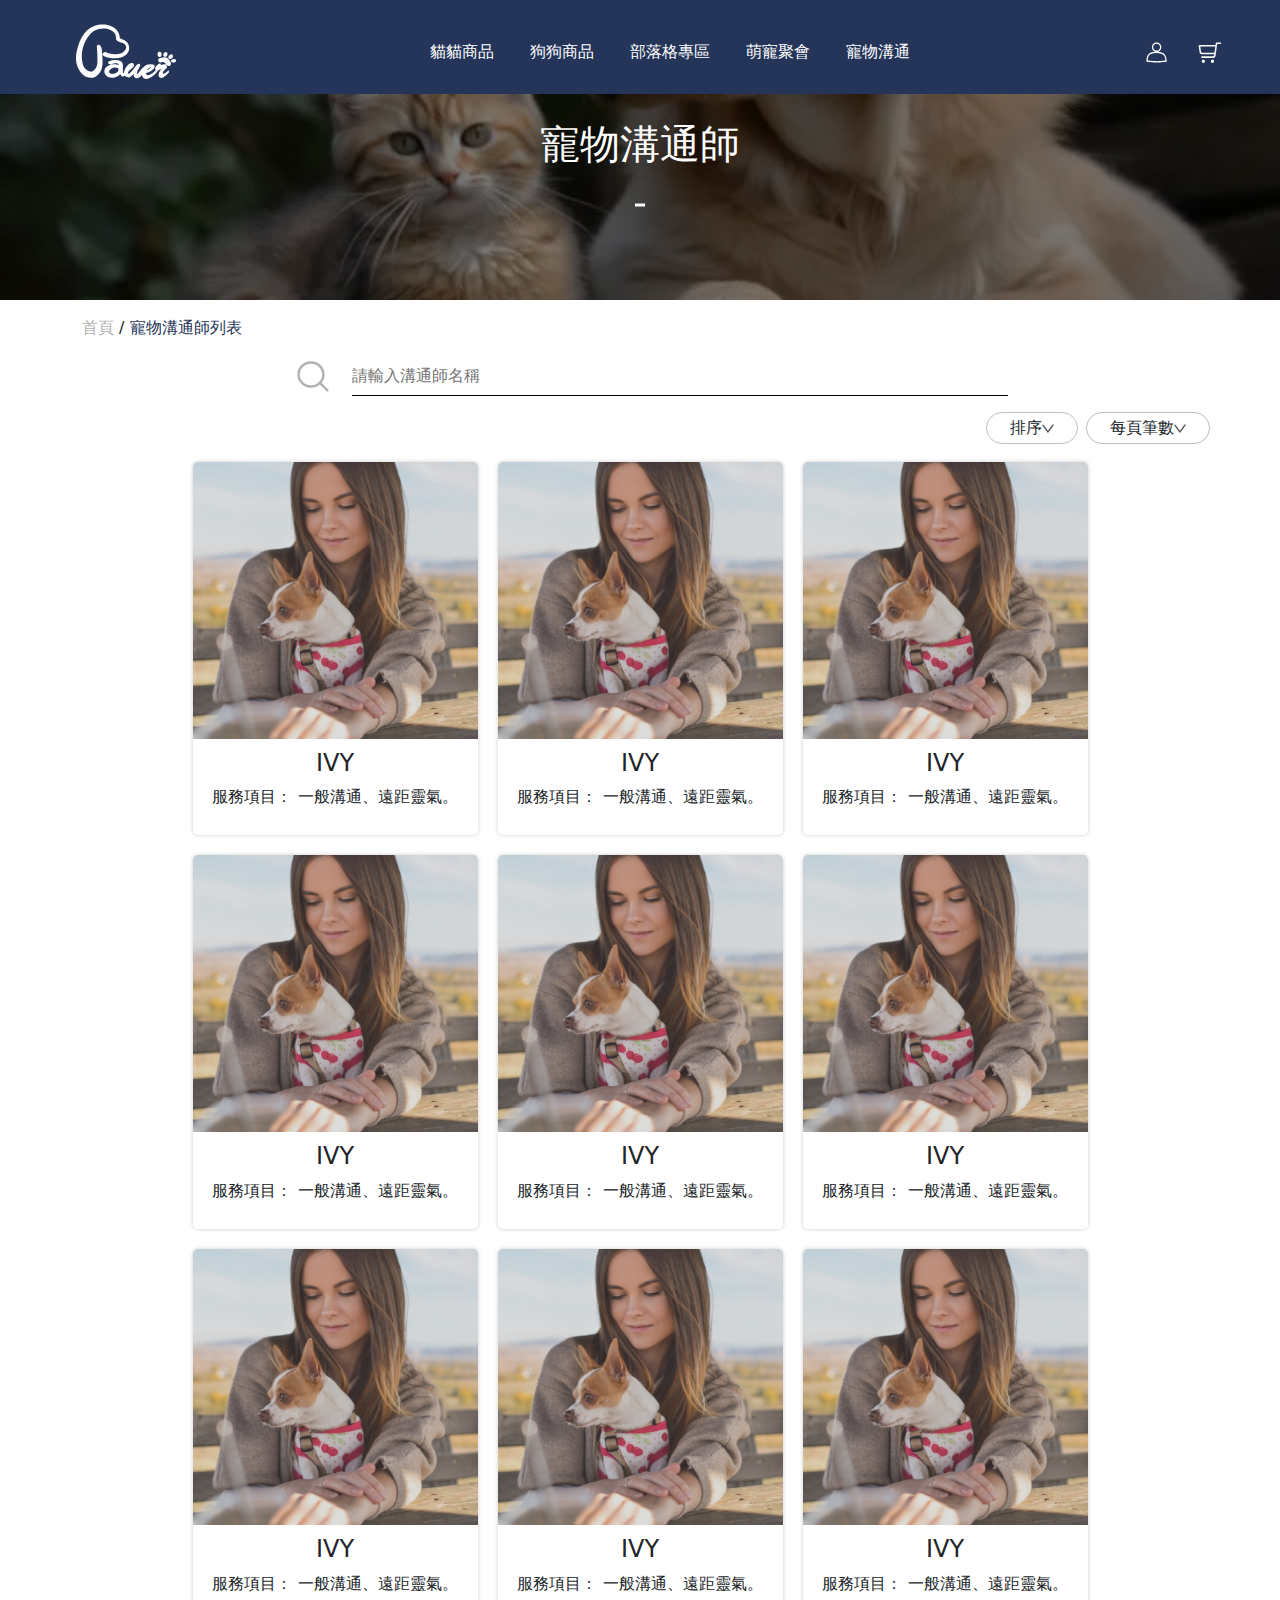
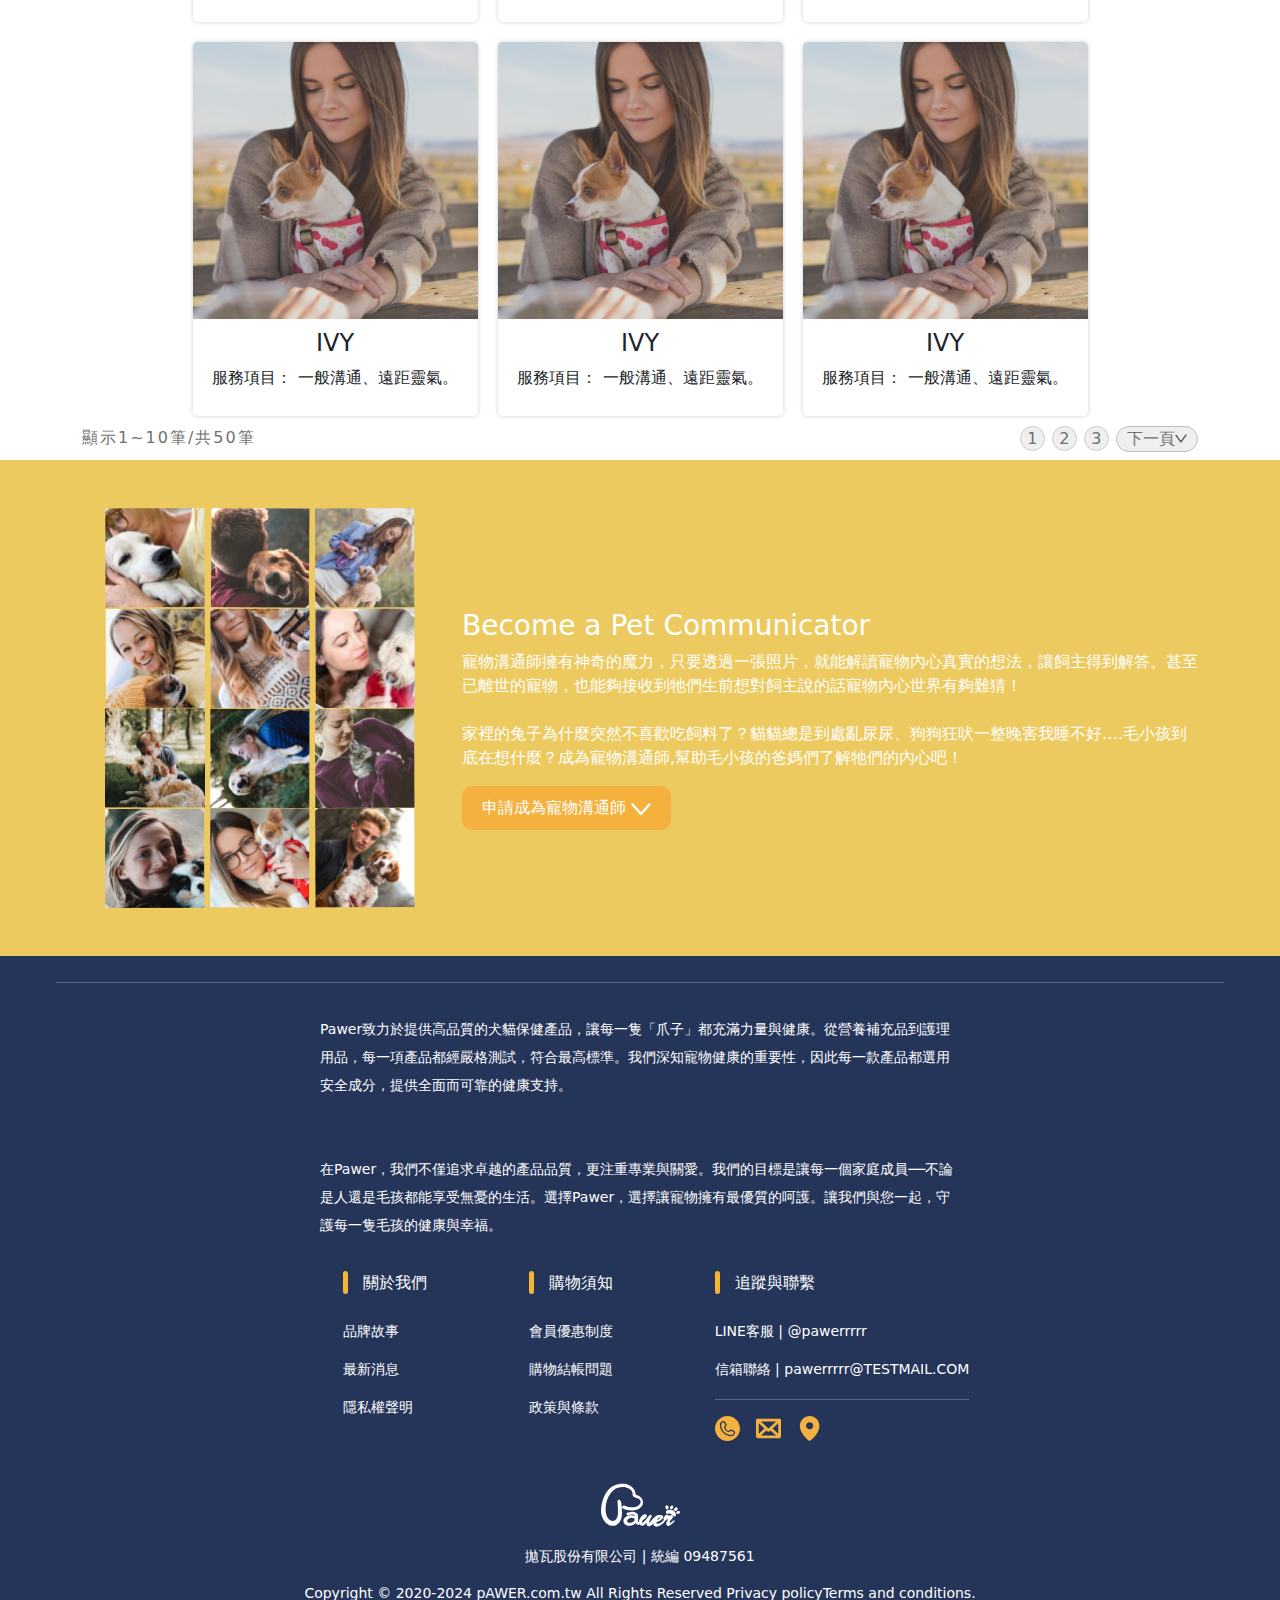
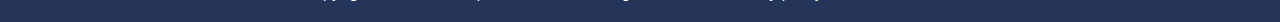
<file: index.html>
<!DOCTYPE html>
<html lang="en">

<head>
    <meta charset="UTF-8">
    <meta name="viewport" content="width=device-width, initial-scale=1.0">
    <link href="./images/icon/favicon.ico" rel="shortcut icon" />
    <title>/Communicator</title>
    <link href="https://cdn.jsdelivr.net/npm/bootstrap@5.3.3/dist/css/bootstrap.min.css" rel="stylesheet"
        integrity="sha384-QWTKZyjpPEjISv5WaRU9OFeRpok6YctnYmDr5pNlyT2bRjXh0JMhjY6hW+ALEwIH" crossorigin="anonymous">
    <link rel="stylesheet" href="./css/header.css">
    <link rel="stylesheet" href="./css/footer.css">
    <link rel="stylesheet" href="./css/list.css">
</head>

<body>
    <header>
        <div class="navbar">
            <div class="navbar-leftbtn">
                <div class="navbar-rwd-listbar">
                    <svg xmlns="http://www.w3.org/2000/svg" width="25" height="25" viewBox="0 0 25 25" fill="none">
                        <path fill-rule="evenodd" clip-rule="evenodd"
                            d="M2 21C2 20.7348 2.10536 20.4804 2.29289 20.2929C2.48043 20.1054 2.73478 20 3 20H23C23.2652 20 23.5196 20.1054 23.7071 20.2929C23.8946 20.4804 24 20.7348 24 21C24 21.2652 23.8946 21.5196 23.7071 21.7071C23.5196 21.8946 23.2652 22 23 22H3C2.73478 22 2.48043 21.8946 2.29289 21.7071C2.10536 21.5196 2 21.2652 2 21ZM2 13C2 12.7348 2.10536 12.4804 2.29289 12.2929C2.48043 12.1054 2.73478 12 3 12H23C23.2652 12 23.5196 12.1054 23.7071 12.2929C23.8946 12.4804 24 12.7348 24 13C24 13.2652 23.8946 13.5196 23.7071 13.7071C23.5196 13.8946 23.2652 14 23 14H3C2.73478 14 2.48043 13.8946 2.29289 13.7071C2.10536 13.5196 2 13.2652 2 13ZM2 5C2 4.73478 2.10536 4.48043 2.29289 4.29289C2.48043 4.10536 2.73478 4 3 4H23C23.2652 4 23.5196 4.10536 23.7071 4.29289C23.8946 4.48043 24 4.73478 24 5C24 5.26522 23.8946 5.51957 23.7071 5.70711C23.5196 5.89464 23.2652 6 23 6H3C2.73478 6 2.48043 5.89464 2.29289 5.70711C2.10536 5.51957 2 5.26522 2 5Z"
                            fill="white" />
                    </svg>
                </div>
                <a href="" class="navbar-logo">
                    <!-- <img src="./images/icon/LOGO.svg" alt=""> -->
                    <svg xmlns="http://www.w3.org/2000/svg" width="115" height="64" viewBox="0 0 115 64" fill="none">
                        <path
                            d="M17.4577 61.5838C13.8559 61.5838 10.318 60.2239 7.75069 57.8503C6.43222 56.6315 3.95141 53.9626 2.1665 49.7778C-0.175137 44.2895 -0.620894 38.0282 0.840512 31.167C2.74767 22.2142 5.52378 15.699 9.58074 10.6603C16.647 1.88241 25.5998 0.526332 30.3056 0.5H30.6178C34.7745 0.5 38.0415 0.943876 42.4295 3.21404C45.5253 4.81651 47.835 7.38008 49.2907 10.8352C49.6876 11.7775 50.4117 14.4144 50.359 15.7272C50.3478 16.0112 50.4794 16.1297 51.0681 16.3592C55.0235 17.9109 55.4222 18.1949 56.6053 19.0394C56.7934 19.1729 57.0021 19.3215 57.2504 19.4945C60.0115 21.4017 60.7431 23.5496 61.0723 26.6135C61.6516 32.0152 58.0723 35.0095 55.8868 36.3129C53.5245 37.7235 50.5885 39.0364 45.1661 39.1022C44.946 39.1041 44.7278 39.1059 44.5097 39.1059C39.6007 39.1059 35.9048 38.3856 32.5231 36.7737C32.3181 36.6759 32.1187 36.5649 31.9307 36.4427C31.7727 36.3392 31.626 36.2508 31.4962 36.17C30.5482 35.5869 30.1232 35.2446 30.8379 33.8622C31.2573 33.0515 32.2316 32.1055 33.5952 32.1055C34.0109 32.1055 34.434 32.1939 34.8553 32.3707C35.2052 32.5174 35.555 32.6773 35.8954 32.8334C36.7569 33.2265 37.5713 33.5989 38.3951 33.7813C41.0376 34.3625 43.21 34.6333 45.2281 34.6333C47.6864 34.6333 49.9377 34.2252 52.1139 33.3845C54.6229 32.4139 57.3294 29.9632 57.6435 27.157C57.8523 25.2931 56.9062 23.5966 54.9088 22.2537C53.6994 21.4412 52.2474 21.0387 50.8462 20.6512C48.9992 20.1396 47.2538 19.6563 46.5203 18.2532C46.1366 17.5178 46.0745 16.6244 46.003 15.5899C45.8187 12.9229 45.5911 9.60511 39.6722 6.78198C37.0446 5.52746 33.3507 5.00835 31.957 5.00835H31.8629C23.2036 5.15694 18.9887 8.25655 14.6345 13.5605C9.89483 19.3346 6.91936 27.8435 6.67485 36.3223C6.56576 40.1178 7.29176 47.5377 10.7092 51.273C12.1688 52.8699 14.6138 54.5739 17.1003 54.5739C19.9968 54.5739 22.3873 52.2454 24.0161 47.8368C25.201 44.6318 24.5033 33.8471 24.2399 29.7883C24.1666 28.6598 24.1384 28.1971 24.1478 28.0523C24.1986 27.2492 24.0989 26.6925 24.018 26.2448C23.8882 25.5207 23.7848 24.9508 24.5841 24.3057C24.9941 23.9747 25.5133 23.7941 26.0455 23.7941C26.7809 23.7941 27.4919 24.1364 28.0486 24.759C28.9138 25.7276 29.4009 26.9257 29.5815 28.5281C30.2605 34.5562 30.836 40.4545 30.426 46.3359C30.0103 52.2887 27.4768 56.9362 22.8951 60.1506C21.5748 61.0778 19.6451 61.5875 17.4614 61.5875L17.4577 61.5838Z"
                            fill="#FEFDFD" />
                        <path
                            d="M41.5341 61.5838C38.1392 61.5838 35.3386 60.3669 33.849 58.2472C32.6941 56.6033 32.333 54.2786 32.9274 52.3244C33.264 51.2166 34.891 47.517 41.6469 46.396C42.3184 46.2851 43.0688 46.2287 43.8776 46.2287C45.9747 46.2287 48.0963 46.6048 49.3809 47.186C49.3188 47.0054 49.2323 46.7873 49.1251 46.554C48.6944 45.6117 47.3985 45.0268 45.7415 45.0268C45.5195 45.0268 45.292 45.0381 45.0644 45.0588C43.1346 45.2393 42.2337 45.6569 41.5096 45.9954C40.9867 46.2381 40.5353 46.4487 39.9034 46.4487C39.5084 46.4487 39.0758 46.3678 38.5379 46.1967L38.5134 46.1892L38.4909 46.1779C37.4677 45.687 36.8959 45.1208 36.7906 44.5002C36.7417 44.2105 36.7755 43.7742 37.2138 43.3378C37.5711 42.9823 39.0062 42.4049 39.6438 42.1811C41.0168 41.6996 42.4444 41.41 43.887 41.3197C44.4136 41.2858 44.8895 41.2708 45.3409 41.2708C47.4248 41.2708 49.0988 41.6225 50.9382 42.4444C52.5915 43.1836 53.6899 44.8312 53.9513 46.9659C54.0547 47.8086 54.0134 49.3245 53.9682 50.9307C53.9174 52.7608 53.8347 55.787 54.1563 56.3268C54.8353 56.2685 55.0121 55.8736 55.6441 54.2222C55.9751 53.357 56.4284 52.1702 57.1581 50.6392C57.2258 50.4963 57.3688 50.1972 57.6697 50.1972C57.7882 50.1972 57.9029 50.2499 57.9819 50.3402C58.2302 50.6223 58.2208 51.3746 57.6716 55.8134C57.6359 56.0993 57.602 56.3682 57.5738 56.6127L57.6152 56.6654C57.7393 56.8196 57.7167 56.9231 57.6189 57.3556C57.4666 58.0403 57.4139 58.2716 57.081 58.2716H57.034C56.2534 59.5882 55.3694 60.254 54.3989 60.254C54.2165 60.254 54.0303 60.2296 53.8479 60.1807C52.4222 59.8045 52.1965 59.5412 51.5551 58.5989C51.4235 58.4052 51.2749 58.1851 51.0849 57.9218C50.9457 57.7299 50.8555 57.6792 50.8272 57.6792C50.7257 57.6792 50.4849 57.8954 50.2912 58.0685L50.1765 58.1701C48.3897 59.7481 46.4355 60.7919 44.3666 61.2753C43.4939 61.4784 42.514 61.5875 41.5341 61.5875V61.5838ZM44.9252 49.7778C42.151 49.7778 39.23 51.4404 38.2746 53.562C37.953 54.2767 37.9774 54.9745 38.3423 55.5783C38.8764 56.4604 40.0858 57.0378 41.5811 57.1262C41.692 57.1318 41.8049 57.1356 41.9196 57.1356C44.0638 57.1356 46.6951 56.0203 48.179 54.4855C48.7094 53.9344 48.9615 52.9075 48.8035 51.9313C48.6925 51.2448 48.4047 50.7314 48.0098 50.5226C47.075 50.0279 46.0349 49.7778 44.9233 49.7778H44.9252Z"
                            fill="#FEFDFD" />
                        <path
                            d="M106.513 48.1621C105.608 48.1621 104.764 47.7258 104.194 46.9621C104.077 46.806 103.963 46.6462 103.848 46.4882C103.6 46.144 103.342 45.7885 103.069 45.4669C101.941 44.1371 100.886 43.5447 99.6517 43.5447C99.3301 43.5447 98.9859 43.5842 98.6267 43.6651C97.9684 43.9114 97.374 44.0375 96.8625 44.0375C95.6794 44.0375 94.8895 43.3961 94.5754 42.1848C94.376 41.4156 94.4757 40.6952 94.865 40.1009C95.275 39.4746 95.9747 39.0533 96.8399 38.9122C97.3759 38.8257 97.865 38.6997 98.337 38.5793C99.0461 38.3968 99.7778 38.2088 100.645 38.1636C100.983 38.1204 101.324 38.0997 101.655 38.0997C104.794 38.0997 107.348 40.0256 108.661 43.3829C108.697 43.4751 108.734 43.5672 108.772 43.6613C108.996 44.218 109.25 44.8481 109.285 45.4857C109.346 46.5973 108.494 47.6994 107.305 48.0493C107.047 48.1245 106.782 48.164 106.517 48.164L106.513 48.1621Z"
                            fill="#FEFDFD" />
                        <path
                            d="M111.636 44.2463C110.559 44.2463 109.771 43.682 109.363 42.6137L109.342 42.561L109.338 42.5046C109.304 42.0081 109.511 41.4777 109.91 41.0507C110.527 40.3905 111.522 40.0257 112.712 40.0257C112.75 40.0257 112.848 40.0257 112.848 40.0257H112.868C114.215 40.2006 114.744 40.3774 114.962 41.5435C115.161 42.608 114.565 43.5579 113.514 43.8513C113.448 43.8701 113.371 43.8945 113.28 43.9227C112.88 44.0506 112.274 44.2444 111.635 44.2444L111.636 44.2463Z"
                            fill="#FEFDFD" />
                        <path
                            d="M96.1988 37.7611C95.2828 37.7611 94.4327 37.1762 94.1299 36.3374C93.938 35.8032 93.7142 34.9813 93.7424 34.0879C93.7838 32.7882 94.7637 31.8083 96.022 31.8083C96.1085 31.8083 96.195 31.814 96.2815 31.8215C97.6226 31.9644 98.4783 33.0704 98.3617 34.5092C98.3542 34.6032 98.341 34.6973 98.3298 34.7763L98.3222 34.8271V35.3838C98.3185 36.5649 97.6846 37.4546 96.6671 37.7066C96.5185 37.7442 96.3605 37.763 96.2007 37.763L96.1988 37.7611Z"
                            fill="#FEFDFD" />
                        <path
                            d="M108.343 40.0671C108.069 40.0671 107.809 40.0144 107.576 39.9129C106.933 39.6289 106.314 38.8709 106.197 38.2201C106.049 37.3982 106.673 36.4615 106.867 36.1945C107.19 35.7487 107.672 35.4628 108.136 35.1863C108.219 35.1374 108.302 35.0866 108.383 35.0377C108.736 34.8196 109.131 34.7048 109.524 34.7048C110.707 34.7048 111.638 35.6866 111.642 36.9374C111.644 37.6088 111.292 38.348 110.679 38.9649C109.991 39.6552 109.118 40.0671 108.345 40.0671H108.343Z"
                            fill="#FEFDFD" />
                        <path
                            d="M102.481 37.5637C101.316 37.5637 100.318 36.5593 100.297 35.3706C100.272 33.8885 101.794 32.0321 103.056 32.0039H103.107C104.29 32.0039 105.234 32.9669 105.255 34.1951C105.281 35.7393 103.827 37.5336 102.526 37.5637H102.481Z"
                            fill="#FEFDFD" />
                        <path
                            d="M69.978 62.18C69.6018 62.18 69.2275 62.1273 68.8626 62.0239C68.2213 61.8414 67.6928 61.659 67.2226 61.1418L67.2056 61.1211C67.1755 61.0834 67.1454 61.0458 67.1135 61.0082C66.6865 60.4891 66.2464 59.9531 66.3442 57.066C66.1373 57.2804 65.9173 57.5136 65.6916 57.7544C64.1681 59.3738 62.2741 61.39 60.6378 61.39C60.5964 61.39 60.5569 61.39 60.5155 61.3863C58.1212 61.2584 55.3526 59.8402 55.441 56.2685C55.5294 52.9714 56.6692 50.0655 58.6478 48.0869C61.5801 45.1208 63.1618 44.7409 64.2113 44.7409C64.3543 44.7409 64.4841 44.7484 64.6026 44.7541L64.7098 44.7597C65.2646 44.7842 65.7047 44.9722 66.0169 45.3202C66.6207 45.9898 66.5567 47.0468 66.5191 47.6788C66.5116 47.7935 66.506 47.8913 66.506 47.9684C66.506 48.9182 65.2552 49.9188 63.6734 51.1846C61.9186 52.5877 59.9306 54.177 59.8046 55.6704C59.7632 56.1726 59.94 56.6372 60.3481 57.0942C60.3594 57.1074 60.3763 57.1262 60.4422 57.1262C61.6233 57.1262 65.2872 52.8304 67.3204 50.122C67.3542 50.0806 67.4069 50.0054 67.484 49.8963C69.5266 47.0299 71.1046 45.6362 72.3102 45.6362C72.7804 45.6362 73.4312 45.8506 73.8562 46.87C74.2587 47.8367 71.5127 52.1702 71.4864 52.2153C70.6551 53.4981 70.1209 55.2736 70.1209 56.7387C70.1209 56.8422 70.1491 57.177 70.5178 57.177C70.9146 57.177 71.5071 56.3814 72.329 55.2792C73.2544 54.0397 74.5202 52.3432 76.5063 50.3552L76.5214 50.3401L76.5383 50.327C80.6216 47.1032 81.893 46.6688 82.5984 46.6688C83.1645 46.6688 83.4297 46.9941 83.6046 47.2104C83.7494 47.3872 83.7852 47.4154 83.8736 47.4154C83.9977 47.4154 84.3757 47.4154 84.4416 47.7596C84.513 48.1283 84.2215 48.243 83.4466 48.5533C83.0103 48.7264 81.9908 49.1326 81.8554 49.3546C81.5677 49.8229 81.2442 50.3721 80.8699 51.0097C78.4191 55.1889 74.3189 62.1856 69.9799 62.1856L69.978 62.18Z"
                            fill="#FEFDFD" />
                        <path
                            d="M80.5972 62.9361C77.3923 62.9361 75.8707 60.0753 75.7841 57.239C75.6845 53.9513 76.8186 50.7577 78.816 48.6963C80.5295 46.9302 82.8598 45.9954 85.5551 45.9954C86.0986 45.9954 86.6648 46.033 87.2403 46.1064L87.3531 46.1214C88.6058 46.2813 90.4998 46.5221 90.4998 48.4349C90.4998 50.1464 89.2152 53.4303 80.6649 56.2873L80.6066 56.9381C80.5709 57.382 80.6762 57.7318 80.9263 58.0026C81.2799 58.3845 81.9476 58.6045 82.7564 58.6045C85.2579 58.6045 88.3443 56.1275 90.385 54.4874C90.5957 54.3181 90.7988 54.1564 90.9907 54.004L91.4534 53.6372L92.0007 55.9469L91.8765 56.0917C89.0327 59.402 84.577 62.9398 80.5991 62.9398L80.5972 62.9361ZM86.1456 49.206C84.5808 49.6179 82.5175 51.0549 81.2969 53.3213C84.2836 52.0291 86.1381 49.7665 86.1645 49.3038C86.1645 49.253 86.1532 49.221 86.1456 49.206Z"
                            fill="#FEFDFD" />
                        <path
                            d="M98.0738 61.832C96.1065 61.832 94.9291 60.0471 94.9291 58.3224C94.9291 55.757 96.6218 53.7219 98.1472 51.9276L94.9686 52.631C93.8476 54.3501 92.4614 55.6798 91.1185 56.9682C90.7348 57.3369 90.3361 57.7187 89.9524 58.1024L89.311 58.7437V55.3733L89.4502 55.2604C90.2458 54.6172 90.9793 53.8366 91.7298 52.8285C91.1448 52.6122 90.8966 52.142 90.8966 51.3201C90.8966 48.1772 95.2056 45.0814 96.4036 45.0814C97.0036 45.0814 97.5115 45.5704 97.5115 46.1497C97.5115 46.3923 97.4738 46.6218 97.4174 46.8305C98.0174 46.744 98.5741 46.6613 99.0801 46.586C100.643 46.3528 101.772 46.1835 102.511 46.1835C102.893 46.1835 103.365 46.2211 103.613 46.5202C104.26 47.3384 104.585 48.0644 104.674 48.8769V48.8976L104.676 48.9183C104.676 50.3308 103.807 51.0474 102.889 51.8053L102.83 51.8542C102.121 52.4655 99.791 54.5984 99.791 56.2046C99.791 56.6353 100.267 56.9682 100.677 56.9682C101.886 56.9682 103.684 55.4278 104.995 54.3031C105.403 53.9532 105.789 53.6222 106.107 53.3815L106.59 53.0147L107.023 55.298L106.901 55.4353C105.706 56.7858 100.711 61.832 98.0701 61.832H98.0738Z"
                            fill="#FEFDFD" />
                    </svg>
                </a>
            </div>
            <div class="navbar-list">
                <a href="">貓貓商品</a>
                <a href="">狗狗商品</a>
                <a href="">部落格專區</a>
                <a href="">萌寵聚會</a>
                <a href="">寵物溝通</a>
            </div>
            <div class="navbar-rightbtn">
                <a class="navbar-member">
                    <!-- <img src="./images/icon/member.svg" alt=""> -->
                    <svg xmlns="http://www.w3.org/2000/svg" width="25" height="25" viewBox="0 0 40 40" fill="none">
                        <path fill-rule="evenodd" clip-rule="evenodd"
                            d="M21.6927 18.8099C25.1278 18.1043 27.7112 15.0638 27.7112 11.4198C27.7112 7.25313 24.3335 3.87537 20.1668 3.87537C16.0001 3.87537 12.6223 7.25313 12.6223 11.4198C12.6223 15.0014 15.118 18 18.4652 18.7716C5.86281 19.1289 4 25.4935 4 34.7115C17.9368 36.4298 24.069 36.4298 36.3334 34.7115C36.3334 25.7253 33.5633 19.4507 21.6927 18.8099ZM25.7112 11.4198C25.7112 14.4819 23.2289 16.9643 20.1668 16.9643C17.1047 16.9643 14.6223 14.4819 14.6223 11.4198C14.6223 8.3577 17.1047 5.87537 20.1668 5.87537C23.2289 5.87537 25.7112 8.3577 25.7112 11.4198ZM34.2932 32.9713C23.8802 34.3508 17.9145 34.3452 6.02799 32.9419C6.15675 29.1294 6.75196 26.3388 8.26532 24.4091C9.90829 22.314 13.0497 20.7557 19.6092 20.7557C26.157 20.7557 29.6517 22.3107 31.5857 24.4992C33.3063 26.4463 34.1122 29.2435 34.2932 32.9713Z"
                            fill="white" />
                    </svg>
                </a>
                <button class="navbar-cart">
                    <!-- <img src="./images/icon/cart.svg" alt=""> -->
                    <svg xmlns="http://www.w3.org/2000/svg" width="25" height="25" viewBox="0 0 40 40" fill="none">
                        <path
                            d="M25.9856 28.6919H7.78285C7.17444 28.6919 6.64416 28.158 6.64416 27.4406C6.64416 26.7232 7.17444 26.1893 7.78285 26.1893H25.7204C26.6095 26.1893 27.1554 25.5219 27.2958 24.5043L29.8538 5.93531C30.0098 4.65068 30.4465 4 32.0375 4H37.5124C38.1363 4 38.6666 4.58393 38.6666 5.25128C38.6666 5.93531 38.1363 6.51925 37.5124 6.51925H32.2403L29.7446 24.838C29.4171 27.207 28.2472 28.6919 25.9856 28.6919ZM28.8556 22.7524H7.75157C5.47433 22.7524 4.30449 21.2509 3.97693 18.8652L2.7291 10.0395C2.69795 9.82262 2.66668 9.55568 2.66668 9.40552C2.66668 8.60471 3.22823 8.05414 4.08607 8.05414H30.2126L30.197 10.5734H5.31833L6.42574 18.5648C6.55059 19.5993 7.06529 20.2499 7.98556 20.2499H28.8867L28.8556 22.7524ZM24.7533 36.8001C23.3495 36.8001 22.2264 35.6156 22.2264 34.0974C22.2264 32.5959 23.3495 31.3946 24.7533 31.3946C26.1727 31.3946 27.2958 32.5959 27.2958 34.0974C27.2958 35.6156 26.1727 36.8001 24.7533 36.8001ZM10.1692 36.8001C8.74983 36.8001 7.62685 35.6156 7.62685 34.0974C7.62685 32.5959 8.74983 31.3946 10.1692 31.3946C11.5731 31.3946 12.7117 32.5959 12.7117 34.0974C12.7117 35.6156 11.5731 36.8001 10.1692 36.8001Z"
                            fill="#F9F9F8" />
                    </svg>
                </button>
            </div>
        </div>
    </header>
    <main class="PT-list">
        <!-- banner -->
        <div class="pet-banner-yen">
            <img src="./images/pic/Banner.jpg" alt="">
            <div class="banner-text">寵物溝通師</div>
        </div>
        <!-- 主要內容 -->
        <div class="container py-2">
            <!-- 麵包屑 -->
            <div class="row py-2">
                <div class="pet-crumb-yen">
                    <a href="">首頁</a>
                    /
                    <a class="active" href="">寵物溝通師列表</a>
                </div>
            </div>
            <!-- 搜尋框 -->
            <div class="row py-2 justify-content-center">
                <div class="col-8">
                    <form class="pet-searchbar-yen" action="">
                        <button>
                            <svg xmlns="http://www.w3.org/2000/svg" width="40" height="40" viewBox="0 0 40 40"
                                fill="none">
                                <path fill-rule="evenodd" clip-rule="evenodd"
                                    d="M18.9872 29.3001C25.2828 29.3001 30.2414 24.3935 30.2414 18.5168C30.2414 12.64 25.2828 7.73344 18.9872 7.73344C12.6916 7.73344 7.73307 12.64 7.73307 18.5168C7.73307 24.3935 12.6916 29.3001 18.9872 29.3001ZM18.9872 31.7001C26.5282 31.7001 32.6414 25.7977 32.6414 18.5168C32.6414 11.2358 26.5282 5.33344 18.9872 5.33344C11.4462 5.33344 5.33307 11.2358 5.33307 18.5168C5.33307 25.7977 11.4462 31.7001 18.9872 31.7001Z"
                                    fill="#B1B1B1" />
                                <path fill-rule="evenodd" clip-rule="evenodd"
                                    d="M28.0262 27.0847C28.4948 26.6161 29.2546 26.6161 29.7232 27.0847L36.3149 33.6764C36.7835 34.145 36.7835 34.9048 36.3149 35.3734C35.8463 35.8421 35.0865 35.8421 34.6178 35.3734L28.0262 28.7818C27.5576 28.3132 27.5576 27.5534 28.0262 27.0847Z"
                                    fill="#B1B1B1" />
                            </svg>
                        </button>
                        <input type="text" placeholder="請輸入溝通師名稱">
                    </form>

                </div>

            </div>
            <!-- 排序.每頁筆數 -->
            <div class="row py-2 justify-content-end">
                <button class="mx-2 pet-sort-yen">排序<svg xmlns="http://www.w3.org/2000/svg" width="12" height="12"
                        viewBox="0 0 12 12" fill="none">
                        <path d="M1 2.25317L5.93245 9M6.06755 8.74683L11 2" stroke="#5B5B5B" stroke-width="1.3"
                            stroke-linecap="round" />
                    </svg></button>
                <button class="pet-perpage-yen">每頁筆數<svg xmlns="http://www.w3.org/2000/svg" width="12" height="12"
                        viewBox="0 0 12 12" fill="none">
                        <path d="M1 2.25317L5.93245 9M6.06755 8.74683L11 2" stroke="#5B5B5B" stroke-width="1.3"
                            stroke-linecap="round" />
                    </svg></button>
            </div>
            <!-- 師資列表(js要刪) -->
            <div class="row d-flex justify-content-center" onclick="window.location.href='/detail.html'">
                <div class="col-lg-3 col-5 pet-teachercard-yen position-relative" >
                    <img class="hover-img" src="./images/pic/teacher.png" alt="">
                    <div class="contain">
                        <h4>IVY</h4>
                        <p class="text">
                            服務項目： <br>一般溝通、遠距靈氣。
                        </p>
                        <p class="hover-btn">我要預約</p>
                    </div>
                    <div class="contain-hover">
                        <p class="text-center">Hi, 我是IVY</p>
                        <div class="">
                            <p>服務項目：一般溝通、遠距靈氣</p>
                            <p class="none-2">進行方式：僅遠距離溝通使用Line通話</p>
                            <p class="none-2">預約費用：一般溝通：TWD 1500/hr遠距靈氣：TWD 500/20min</p>
                            <p class="none-1">證書編號：動溝證字第002006002</p>
                            <p class="none-1">通過日期：2020.06</p>
                        </div>
                    </div>
                </div>
                <div class="col-lg-3 col-5 pet-teachercard-yen position-relative">
                    <img class="hover-img" src="./images/pic/teacher.png" alt="">
                    <div class="contain">
                        <h4>IVY</h4>
                        <p class="text">
                            服務項目： <br>一般溝通、遠距靈氣。
                        </p>
                        <p class="hover-btn">我要預約</p>
                    </div>
                    <div class="contain-hover">
                        <p class="text-center">Hi, 我是IVY</p>
                        <div class="">
                            <p>服務項目：一般溝通、遠距靈氣</p>
                            <p class="none-2">進行方式：僅遠距離溝通使用Line通話</p>
                            <p class="none-2">預約費用：一般溝通：TWD 1500/hr遠距靈氣：TWD 500/20min</p>
                            <p class="none-1">證書編號：動溝證字第002006002</p>
                            <p class="none-1">通過日期：2020.06</p>
                        </div>
                    </div>
                </div>
                <div class="col-lg-3 col-5 pet-teachercard-yen position-relative">
                    <img class="hover-img" src="./images/pic/teacher.png" alt="">
                    <div class="contain">
                        <h4>IVY</h4>
                        <p class="text">
                            服務項目： <br>一般溝通、遠距靈氣。
                        </p>
                        <p class="hover-btn">我要預約</p>
                    </div>
                    <div class="contain-hover">
                        <p class="text-center">Hi, 我是IVY</p>
                        <div class="">
                            <p>服務項目：一般溝通、遠距靈氣</p>
                            <p class="none-2">進行方式：僅遠距離溝通使用Line通話</p>
                            <p class="none-2">預約費用：一般溝通：TWD 1500/hr遠距靈氣：TWD 500/20min</p>
                            <p class="none-1">證書編號：動溝證字第002006002</p>
                            <p class="none-1">通過日期：2020.06</p>
                        </div>
                    </div>
                </div>
                <div class="col-lg-3 col-5 pet-teachercard-yen position-relative">
                    <img class="hover-img" src="./images/pic/teacher.png" alt="">
                    <div class="contain">
                        <h4>IVY</h4>
                        <p class="text">
                            服務項目： <br>一般溝通、遠距靈氣。
                        </p>
                        <p class="hover-btn">我要預約</p>
                    </div>
                    <div class="contain-hover">
                        <p class="text-center">Hi, 我是IVY</p>
                        <div class="">
                            <p>服務項目：一般溝通、遠距靈氣</p>
                            <p class="none-2">進行方式：僅遠距離溝通使用Line通話</p>
                            <p class="none-2">預約費用：一般溝通：TWD 1500/hr遠距靈氣：TWD 500/20min</p>
                            <p class="none-1">證書編號：動溝證字第002006002</p>
                            <p class="none-1">通過日期：2020.06</p>
                        </div>
                    </div>
                </div>
                <div class="col-lg-3 col-5 pet-teachercard-yen position-relative">
                    <img class="hover-img" src="./images/pic/teacher.png" alt="">
                    <div class="contain">
                        <h4>IVY</h4>
                        <p class="text">
                            服務項目： <br>一般溝通、遠距靈氣。
                        </p>
                        <p class="hover-btn">我要預約</p>
                    </div>
                    <div class="contain-hover">
                        <p class="text-center">Hi, 我是IVY</p>
                        <div class="">
                            <p>服務項目：一般溝通、遠距靈氣</p>
                            <p class="none-2">進行方式：僅遠距離溝通使用Line通話</p>
                            <p class="none-2">預約費用：一般溝通：TWD 1500/hr遠距靈氣：TWD 500/20min</p>
                            <p class="none-1">證書編號：動溝證字第002006002</p>
                            <p class="none-1">通過日期：2020.06</p>
                        </div>
                    </div>
                </div>
                <div class="col-lg-3 col-5 pet-teachercard-yen position-relative">
                    <img class="hover-img" src="./images/pic/teacher.png" alt="">
                    <div class="contain">
                        <h4>IVY</h4>
                        <p class="text">
                            服務項目： <br>一般溝通、遠距靈氣。
                        </p>
                        <p class="hover-btn">我要預約</p>
                    </div>
                    <div class="contain-hover">
                        <p class="text-center">Hi, 我是IVY</p>
                        <div class="">
                            <p>服務項目：一般溝通、遠距靈氣</p>
                            <p class="none-2">進行方式：僅遠距離溝通使用Line通話</p>
                            <p class="none-2">預約費用：一般溝通：TWD 1500/hr遠距靈氣：TWD 500/20min</p>
                            <p class="none-1">證書編號：動溝證字第002006002</p>
                            <p class="none-1">通過日期：2020.06</p>
                        </div>
                    </div>
                </div>
                <div class="col-lg-3 col-5 pet-teachercard-yen position-relative">
                    <img class="hover-img" src="./images/pic/teacher.png" alt="">
                    <div class="contain">
                        <h4>IVY</h4>
                        <p class="text">
                            服務項目： <br>一般溝通、遠距靈氣。
                        </p>
                        <p class="hover-btn">我要預約</p>
                    </div>
                    <div class="contain-hover">
                        <p class="text-center">Hi, 我是IVY</p>
                        <div class="">
                            <p>服務項目：一般溝通、遠距靈氣</p>
                            <p class="none-2">進行方式：僅遠距離溝通使用Line通話</p>
                            <p class="none-2">預約費用：一般溝通：TWD 1500/hr遠距靈氣：TWD 500/20min</p>
                            <p class="none-1">證書編號：動溝證字第002006002</p>
                            <p class="none-1">通過日期：2020.06</p>
                        </div>
                    </div>
                </div>
                <div class="col-lg-3 col-5 pet-teachercard-yen position-relative">
                    <img class="hover-img" src="./images/pic/teacher.png" alt="">
                    <div class="contain">
                        <h4>IVY</h4>
                        <p class="text">
                            服務項目： <br>一般溝通、遠距靈氣。
                        </p>
                        <p class="hover-btn">我要預約</p>
                    </div>
                    <div class="contain-hover">
                        <p class="text-center">Hi, 我是IVY</p>
                        <div class="">
                            <p>服務項目：一般溝通、遠距靈氣</p>
                            <p class="none-2">進行方式：僅遠距離溝通使用Line通話</p>
                            <p class="none-2">預約費用：一般溝通：TWD 1500/hr遠距靈氣：TWD 500/20min</p>
                            <p class="none-1">證書編號：動溝證字第002006002</p>
                            <p class="none-1">通過日期：2020.06</p>
                        </div>
                    </div>
                </div>
                <div class="col-lg-3 col-5 pet-teachercard-yen position-relative">
                    <img class="hover-img" src="./images/pic/teacher.png" alt="">
                    <div class="contain">
                        <h4>IVY</h4>
                        <p class="text">
                            服務項目： <br>一般溝通、遠距靈氣。
                        </p>
                        <p class="hover-btn">我要預約</p>
                    </div>
                    <div class="contain-hover">
                        <p class="text-center">Hi, 我是IVY</p>
                        <div class="">
                            <p>服務項目：一般溝通、遠距靈氣</p>
                            <p class="none-2">進行方式：僅遠距離溝通使用Line通話</p>
                            <p class="none-2">預約費用：一般溝通：TWD 1500/hr遠距靈氣：TWD 500/20min</p>
                            <p class="none-1">證書編號：動溝證字第002006002</p>
                            <p class="none-1">通過日期：2020.06</p>
                        </div>
                    </div>
                </div>
                <div class="col-lg-3 col-5 pet-teachercard-yen position-relative">
                    <img class="hover-img" src="./images/pic/teacher.png" alt="">
                    <div class="contain">
                        <h4>IVY</h4>
                        <p class="text">
                            服務項目： <br>一般溝通、遠距靈氣。
                        </p>
                        <p class="hover-btn">我要預約</p>
                    </div>
                    <div class="contain-hover">
                        <p class="text-center">Hi, 我是IVY</p>
                        <div class="">
                            <p>服務項目：一般溝通、遠距靈氣</p>
                            <p class="none-2">進行方式：僅遠距離溝通使用Line通話</p>
                            <p class="none-2">預約費用：一般溝通：TWD 1500/hr遠距靈氣：TWD 500/20min</p>
                            <p class="none-1">證書編號：動溝證字第002006002</p>
                            <p class="none-1">通過日期：2020.06</p>
                        </div>
                    </div>
                </div>
                <div class="col-lg-3 col-5 pet-teachercard-yen position-relative">
                    <img class="hover-img" src="./images/pic/teacher.png" alt="">
                    <div class="contain">
                        <h4>IVY</h4>
                        <p class="text">
                            服務項目： <br>一般溝通、遠距靈氣。
                        </p>
                        <p class="hover-btn">我要預約</p>
                    </div>
                    <div class="contain-hover">
                        <p class="text-center">Hi, 我是IVY</p>
                        <div class="">
                            <p>服務項目：一般溝通、遠距靈氣</p>
                            <p class="none-2">進行方式：僅遠距離溝通使用Line通話</p>
                            <p class="none-2">預約費用：一般溝通：TWD 1500/hr遠距靈氣：TWD 500/20min</p>
                            <p class="none-1">證書編號：動溝證字第002006002</p>
                            <p class="none-1">通過日期：2020.06</p>
                        </div>
                    </div>
                </div>
                <div class="col-lg-3 col-5 pet-teachercard-yen position-relative">
                    <img class="hover-img" src="./images/pic/teacher.png" alt="">
                    <div class="contain">
                        <h4>IVY</h4>
                        <p class="text">
                            服務項目： <br>一般溝通、遠距靈氣。
                        </p>
                        <p class="hover-btn">我要預約</p>
                    </div>
                    <div class="contain-hover">
                        <p class="text-center">Hi, 我是IVY</p>
                        <div class="">
                            <p>服務項目：一般溝通、遠距靈氣</p>
                            <p class="none-2">進行方式：僅遠距離溝通使用Line通話</p>
                            <p class="none-2">預約費用：一般溝通：TWD 1500/hr遠距靈氣：TWD 500/20min</p>
                            <p class="none-1">證書編號：動溝證字第002006002</p>
                            <p class="none-1">通過日期：2020.06</p>
                        </div>
                    </div>
                </div>
            </div>
            <!-- 分頁 -->
            <div class="row pet-page-yen d-flex justify-content-between">
                <div class="col">顯示1~10筆/共50筆</div>
                <div class="col text-end">
                    <button class="page-btn-1">1</button>
                    <button class="page-btn-1">2</button>
                    <button class="page-btn-1">3</button>
                    <button class="page-btn-2">下一頁<svg xmlns="http://www.w3.org/2000/svg" width="12" height="12"
                        viewBox="0 0 12 12" fill="none">
                        <path d="M1 2.25317L5.93245 9M6.06755 8.74683L11 2" stroke="#5B5B5B" stroke-width="1.3"
                            stroke-linecap="round" />
                    </svg></button>
                </div>
            </div>
        </div>
        <!-- 廣告 -->
        <div class="pet-advertise-yen py-5 px-5">
            <div class="container">
                <div class="row d-flex justify-content-center align-items-center">
                    <div class="col-lg-4">
                        <div class="advertise-img">
                            <img src="./images/pic/1.png" alt="">
                            <img src="./images/pic/2.png" alt="">
                            <img src="./images/pic/3.png" alt="">
                            <img class="img-none" src="./images/pic/4.png" alt="">
                            <img src="./images/pic/5.png" alt="">
                            <img src="./images/pic/6.png" alt="">
                            <img src="./images/pic/7.png" alt="">
                            <img class="img-none" src="./images/pic/8.png" alt="">
                            <img src="./images/pic/9.png" alt="">
                            <img src="./images/pic/10.png" alt="">
                            <img src="./images/pic/11.png" alt="">
                            <img class="img-none" src="./images/pic/12.png" alt="">
                        </div>
                    </div>
                    <div class="col-lg-8 mt-3">
                        <div class="">
                            <h3 class="text-white my-2">Become a Pet Communicator</h3>
                            <p class="text-white">
                                寵物溝通師擁有神奇的魔力，只要透過一張照片，就能解讀寵物內心真實的想法，讓飼主得到解答。甚至已離世的寵物，也能夠接收到牠們生前想對飼主說的話寵物內心世界有夠難猜！<br><br>家裡的兔子為什麼突然不喜歡吃飼料了？貓貓總是到處亂尿尿、狗狗狂吠一整晚害我睡不好….毛小孩到底在想什麼？成為寵物溝通師,幫助毛小孩的爸媽們了解牠們的內心吧！
                            </p>
                            <button class="pet-btnApply-yen">申請成為寵物溝通師 <svg xmlns="http://www.w3.org/2000/svg"
                                    width="20" height="14" viewBox="0 0 23 14" fill="none">
                                    <path fill-rule="evenodd" clip-rule="evenodd"
                                        d="M0.726258 0.539754C1.2878 0.0978 2.12237 0.169455 2.59032 0.6998L11.5 10.7974L20.4097 0.6998C20.8776 0.169455 21.7122 0.0978 22.2737 0.539754C22.8353 0.981708 22.9112 1.76991 22.4432 2.30026L12.5168 13.5502C12.2653 13.8352 11.8928 14 11.5 14C11.1072 14 10.7347 13.8352 10.4832 13.5502L0.556798 2.30026C0.0888472 1.76991 0.164717 0.981708 0.726258 0.539754Z"
                                        fill="white" />
                                </svg>
                                </svg></button>
                        </div>
                    </div>
                </div>
            </div>
        </div>
    </main>
    <footer>
        <div class="footer-wrapper">
            <div class="footer-top-wrapper">
                <div class="footer-top-hr">
                    <hr>
                </div>
            </div>
            <div class="footer-section">
                <div class="footer-col">
                    <div class="footer-col footer-endcontent footer-left-content-text">
                        Pawer致力於提供高品質的犬貓保健產品，讓每一隻「爪子」都充滿力量與健康。從營養補充品到護理用品，每一項產品都經嚴格測試，符合最高標準。我們深知寵物健康的重要性，因此每一款產品都選用安全成分，提供全面而可靠的健康支持。<br><br><br>在Pawer，我們不僅追求卓越的產品品質，更注重專業與關愛。我們的目標是讓每一個家庭成員──不論是人還是毛孩都能享受無憂的生活。選擇Pawer，選擇讓寵物擁有最優質的呵護。讓我們與您一起，守護每一隻毛孩的健康與幸福。
                    </div>
                    <div class="footer-col">
                        <div class="footer-box">
                            <ul>
                                <li class="title">
                                    關於我們
                                </li>
                                <li>
                                    品牌故事
                                </li>
                                <li>
                                    最新消息
                                </li>
                                <li>
                                    隱私權聲明
                                </li>
                            </ul>
                        </div>
                        <div class="footer-box">
                            <ul>
                                <li class="title">
                                    購物須知
                                </li>
                                <li>
                                    會員優惠制度
                                </li>
                                <li>
                                    購物結帳問題
                                </li>
                                <li>
                                    政策與條款
                                </li>
                            </ul>
                        </div>
                        <div class="footer-box">
                            <ul>
                                <li class="title">
                                    追蹤與聯繫
                                </li>
                                <li>
                                    LINE客服 | @pawerrrrr
                                </li>
                                <li>
                                    信箱聯絡 | pawerrrrr@TESTMAIL.COM
                                </li>
                                <hr>
                                <li class="footer-icon">
                                    <svg xmlns="http://www.w3.org/2000/svg" width="25" height="25" viewBox="0 0 80 80"
                                        fill="none">
                                        <path
                                            d="M43.1154 51.5594C43.6887 51.5256 44.2453 51.3535 44.7376 51.0579L51.7025 46.8792L60.5559 51.9381C60.4836 54.2412 59.5206 56.4265 57.8697 58.0339C56.2187 59.6414 54.0084 60.5456 51.7042 60.5563H51.6586C47.4464 60.5563 43.2756 59.7259 39.3846 58.1126C35.4937 56.4992 31.9589 54.1347 28.9826 51.1541C26.0063 48.1735 23.6468 44.6355 22.039 40.7422C20.4312 36.849 19.6067 32.677 19.6127 28.4648C19.6234 26.1606 20.5276 23.9503 22.1351 22.2994C23.7425 20.6484 25.9278 19.6854 28.2309 19.6132L33.2898 28.4665L29.1111 35.4314C28.8156 35.9238 28.6436 36.4804 28.6097 37.0538C28.5759 37.6271 28.6813 38.2001 28.9168 38.7238C31.4187 44.2927 35.8765 48.7504 41.4454 51.2522C41.9691 51.4879 42.5421 51.5933 43.1154 51.5594Z"
                                            fill="#F4B13E" />
                                        <path fill-rule="evenodd" clip-rule="evenodd"
                                            d="M40 80C62.0914 80 80 62.0914 80 40C80 17.9086 62.0914 0 40 0C17.9086 0 0 17.9086 0 40C0 62.0914 17.9086 80 40 80ZM28.1101 15.7441C29.542 15.6992 30.8816 16.4488 31.5924 17.6927L36.6513 26.5461C37.3459 27.7616 37.33 29.2575 36.6097 30.4581L32.5146 37.2835C34.6178 41.8713 38.2983 45.5517 42.886 47.6549L49.7114 43.5598C50.9119 42.8395 52.4079 42.8236 53.6234 43.5182L62.4768 48.5771C63.7207 49.2879 64.4703 50.6275 64.4254 52.0594C64.3217 55.3646 62.9398 58.5006 60.5705 60.8074C58.2012 63.1142 55.0294 64.4119 51.7227 64.4272L51.7047 64.4273H51.659C46.9381 64.4272 42.2634 63.4965 37.9025 61.6883C33.5415 59.8801 29.5798 57.2299 26.244 53.8893C22.9081 50.5488 20.2636 46.5833 18.4616 42.2198C16.6596 37.8562 15.7355 33.1803 15.7422 28.4593L15.7423 28.4468C15.7576 25.1401 17.0552 21.9683 19.3621 19.599C21.6689 17.2297 24.8049 15.8478 28.1101 15.7441Z"
                                            fill="#F4B13E" />
                                    </svg>
                                    <svg xmlns="http://www.w3.org/2000/svg" width="25" height="25" viewBox="0 0 80 80"
                                        fill="none">
                                        <path
                                            d="M79.9946 13.3358C79.9926 13.2554 79.9885 13.175 79.9823 13.0949C79.977 13.0263 79.9702 12.9583 79.9618 12.8908C79.9526 12.8157 79.9409 12.741 79.9277 12.6663C79.9152 12.5957 79.9018 12.5258 79.8861 12.4565C79.87 12.3858 79.8513 12.3157 79.8318 12.2457C79.8121 12.1756 79.7918 12.1062 79.7689 12.0377C79.7463 11.9693 79.7208 11.902 79.6947 11.8347C79.6683 11.7671 79.6416 11.7001 79.6121 11.6342C79.5826 11.5684 79.5508 11.5035 79.5179 11.4388C79.485 11.3738 79.4513 11.3096 79.4153 11.2465C79.3801 11.1848 79.3426 11.1241 79.3043 11.0638C79.2636 10.9998 79.2216 10.9369 79.1779 10.8752C79.1385 10.8197 79.0975 10.7649 79.0551 10.711C79.0053 10.6474 78.9539 10.5854 78.9008 10.5248C78.8769 10.4974 78.8565 10.4682 78.8317 10.4413C78.8108 10.4185 78.7876 10.3991 78.7665 10.3769C78.7118 10.3196 78.6552 10.2646 78.5977 10.2104C78.5462 10.1618 78.4945 10.1138 78.4411 10.0681C78.387 10.0219 78.3312 9.97802 78.2749 9.93434C78.2147 9.88767 78.1547 9.8413 78.0926 9.79808C78.0378 9.75983 77.981 9.72437 77.9244 9.68857C77.859 9.64725 77.7937 9.60602 77.7266 9.5684C77.6671 9.53495 77.6056 9.50475 77.5443 9.474C77.4779 9.44073 77.4117 9.40727 77.3441 9.37743C77.2772 9.34813 77.2088 9.32236 77.1405 9.29623C77.0754 9.27146 77.0108 9.24623 76.9448 9.22462C76.8726 9.20084 76.799 9.18085 76.7253 9.16078C76.6596 9.14287 76.5943 9.12488 76.5281 9.11004C76.4551 9.09367 76.3809 9.08083 76.3064 9.06819C76.2359 9.05616 76.1654 9.04448 76.0943 9.03581C76.0247 9.0274 75.9545 9.02171 75.8838 9.01656C75.8051 9.01077 75.7265 9.00634 75.6474 9.00462C75.6165 9.00398 75.5867 9 75.5555 9H4.44444C4.41388 9 4.38422 9.00398 4.35366 9.00461C4.27354 9.00624 4.19379 9.01076 4.11386 9.01673C4.0446 9.02179 3.97571 9.02731 3.90733 9.03554C3.83464 9.0444 3.7623 9.05633 3.68996 9.06872C3.61744 9.0812 3.5451 9.09368 3.47366 9.10959C3.40548 9.12478 3.33821 9.14341 3.27057 9.16186C3.19878 9.18149 3.12716 9.20083 3.057 9.22398C2.989 9.24622 2.92227 9.27217 2.85517 9.29776C2.7888 9.32317 2.72243 9.34813 2.65769 9.3767C2.58788 9.40726 2.51989 9.44162 2.45171 9.47589C2.39221 9.50573 2.33271 9.53503 2.27502 9.5674C2.2063 9.60583 2.13957 9.64806 2.07266 9.69036C2.01732 9.72536 1.96198 9.75999 1.90827 9.79733C1.84552 9.8411 1.78456 9.88803 1.72382 9.93532C1.66812 9.97854 1.61296 10.0218 1.55961 10.0675C1.50572 10.1135 1.45364 10.1619 1.40174 10.2109C1.34441 10.265 1.28817 10.3198 1.23373 10.3768C1.21239 10.399 1.18924 10.4184 1.16827 10.4412C1.14349 10.4682 1.12306 10.4974 1.09918 10.5248C1.04602 10.5855 0.994596 10.6475 0.944922 10.711C0.902604 10.765 0.861673 10.8198 0.822129 10.8752C0.778363 10.9368 0.736408 10.9998 0.695719 11.0638C0.657378 11.1241 0.619945 11.1848 0.584678 11.2464C0.548693 11.3095 0.515048 11.3738 0.482141 11.4387C0.449226 11.5034 0.417396 11.5684 0.387919 11.6344C0.358441 11.7001 0.331678 11.7669 0.305456 11.8343C0.279233 11.9018 0.253733 11.9693 0.230948 12.0376C0.208159 12.1062 0.187904 12.1757 0.168193 12.2457C0.148663 12.3157 0.130044 12.3858 0.113941 12.4565C0.0982074 12.5257 0.0848221 12.5957 0.0723443 12.6662C0.0591443 12.7409 0.047389 12.8156 0.0381668 12.8908C0.0296655 12.9583 0.0228533 13.0263 0.0177299 13.0948C0.0114015 13.1751 0.00730225 13.2555 0.00543312 13.3358C0.00470349 13.3723 0 13.4077 0 13.4444V63.8148C0.0006064 64.8445 0.216651 65.8627 0.634247 66.8039C1.05184 67.7451 1.66175 68.5885 2.42477 69.2799L2.42514 69.2803C3.78421 70.5286 5.5621 71.2215 7.40741 71.2222H72.5926C74.4372 71.2215 76.2145 70.5291 77.5734 69.2817L77.5787 69.2769C78.3406 68.5855 78.9497 67.7424 79.3666 66.8018C79.7836 65.8611 79.9994 64.8437 80 63.8148V13.4444C80 13.4077 79.9953 13.3723 79.9946 13.3358ZM8.88889 23.5476L26.9582 40.1112L8.88889 56.6749V23.5476ZM43.5127 36.7878L43.5113 36.7892L40 40.0079L15.8702 17.8889H64.1298L43.5127 36.7878ZM33.5355 46.1403L36.9969 49.3133C37.8165 50.0647 38.8881 50.4815 40 50.4815C41.1119 50.4815 42.1835 50.0647 43.0031 49.3133L46.4647 46.1403L64.13 62.3333H15.8702L33.5355 46.1403ZM53.0418 40.1111L71.1111 23.5476V56.6745L53.0418 40.1111Z"
                                            fill="#F4B13E" />
                                    </svg>
                                    <svg xmlns="http://www.w3.org/2000/svg" width="25" height="25" viewBox="0 0 80 80"
                                        fill="none">
                                        <path
                                            d="M40.4286 0C32.0962 0.00988651 24.108 3.32428 18.2161 9.21613C12.3243 15.108 9.00989 23.0962 9 31.4286C9 58.3203 37.5714 78.6328 38.7879 79.4838C39.2691 79.8198 39.8417 80 40.4286 80C41.0154 80 41.5881 79.8198 42.0692 79.4838C43.2857 78.6328 71.8571 58.3203 71.8571 31.4286C71.8473 23.0962 68.5329 15.108 62.641 9.21613C56.7491 3.32428 48.7609 0.00988556 40.4286 0ZM40.4307 20.001C42.691 20.001 44.9006 20.6713 46.78 21.9271C48.6595 23.1829 50.1243 24.9678 50.9893 27.0561C51.8543 29.1444 52.0806 31.4423 51.6396 33.6592C51.1987 35.8761 50.1102 37.9125 48.5119 39.5108C46.9136 41.1091 44.8772 42.1976 42.6603 42.6386C40.4433 43.0796 38.1454 42.8532 36.0571 41.9882C33.9688 41.1232 32.1839 39.6584 30.9282 37.779C29.6724 35.8996 29.0021 33.69 29.0021 31.4296C29.0021 29.9288 29.2976 28.4426 29.872 27.056C30.4463 25.6694 31.2881 24.4095 32.3493 23.3483C33.4106 22.287 34.6705 21.4452 36.0571 20.8709C37.4437 20.2966 38.9298 20.001 40.4307 20.001Z"
                                            fill="#F4B13E" />
                                    </svg>
                                </li>
                            </ul>

                        </div>
                    </div>
                </div>
            </div>
            <div class="footer-section">
                <div class="footer-col">
                    <svg xmlns="http://www.w3.org/2000/svg" width="95" height="65" viewBox="0 0 115 64" fill="none"
                        class="footer-last-text">
                        <path
                            d="M17.4577 61.5838C13.8559 61.5838 10.318 60.2239 7.75069 57.8503C6.43222 56.6315 3.95141 53.9626 2.1665 49.7778C-0.175137 44.2895 -0.620894 38.0282 0.840512 31.167C2.74767 22.2142 5.52378 15.699 9.58074 10.6603C16.647 1.88241 25.5998 0.526332 30.3056 0.5H30.6178C34.7745 0.5 38.0415 0.943876 42.4295 3.21404C45.5253 4.81651 47.835 7.38008 49.2907 10.8352C49.6876 11.7775 50.4117 14.4144 50.359 15.7272C50.3478 16.0112 50.4794 16.1297 51.0681 16.3592C55.0235 17.9109 55.4222 18.1949 56.6053 19.0394C56.7934 19.1729 57.0021 19.3215 57.2504 19.4945C60.0115 21.4017 60.7431 23.5496 61.0723 26.6135C61.6516 32.0152 58.0723 35.0095 55.8868 36.3129C53.5245 37.7235 50.5885 39.0364 45.1661 39.1022C44.946 39.1041 44.7278 39.1059 44.5097 39.1059C39.6007 39.1059 35.9048 38.3856 32.5231 36.7737C32.3181 36.6759 32.1187 36.5649 31.9307 36.4427C31.7727 36.3392 31.626 36.2508 31.4962 36.17C30.5482 35.5869 30.1232 35.2446 30.8379 33.8622C31.2573 33.0515 32.2316 32.1055 33.5952 32.1055C34.0109 32.1055 34.434 32.1939 34.8553 32.3707C35.2052 32.5174 35.555 32.6773 35.8954 32.8334C36.7569 33.2265 37.5713 33.5989 38.3951 33.7813C41.0376 34.3625 43.21 34.6333 45.2281 34.6333C47.6864 34.6333 49.9377 34.2252 52.1139 33.3845C54.6229 32.4139 57.3294 29.9632 57.6435 27.157C57.8523 25.2931 56.9062 23.5966 54.9088 22.2537C53.6994 21.4412 52.2474 21.0387 50.8462 20.6512C48.9992 20.1396 47.2538 19.6563 46.5203 18.2532C46.1366 17.5178 46.0745 16.6244 46.003 15.5899C45.8187 12.9229 45.5911 9.60511 39.6722 6.78198C37.0446 5.52746 33.3507 5.00835 31.957 5.00835H31.8629C23.2036 5.15694 18.9887 8.25655 14.6345 13.5605C9.89483 19.3346 6.91936 27.8435 6.67485 36.3223C6.56576 40.1178 7.29176 47.5377 10.7092 51.273C12.1688 52.8699 14.6138 54.5739 17.1003 54.5739C19.9968 54.5739 22.3873 52.2454 24.0161 47.8368C25.201 44.6318 24.5033 33.8471 24.2399 29.7883C24.1666 28.6598 24.1384 28.1971 24.1478 28.0523C24.1986 27.2492 24.0989 26.6925 24.018 26.2448C23.8882 25.5207 23.7848 24.9508 24.5841 24.3057C24.9941 23.9747 25.5133 23.7941 26.0455 23.7941C26.7809 23.7941 27.4919 24.1364 28.0486 24.759C28.9138 25.7276 29.4009 26.9257 29.5815 28.5281C30.2605 34.5562 30.836 40.4545 30.426 46.3359C30.0103 52.2887 27.4768 56.9362 22.8951 60.1506C21.5748 61.0778 19.6451 61.5875 17.4614 61.5875L17.4577 61.5838Z"
                            fill="#FEFDFD" />
                        <path
                            d="M41.5341 61.5838C38.1392 61.5838 35.3386 60.3669 33.849 58.2472C32.6941 56.6033 32.333 54.2786 32.9274 52.3244C33.264 51.2166 34.891 47.517 41.6469 46.396C42.3184 46.2851 43.0688 46.2287 43.8776 46.2287C45.9747 46.2287 48.0963 46.6048 49.3809 47.186C49.3188 47.0054 49.2323 46.7873 49.1251 46.554C48.6944 45.6117 47.3985 45.0268 45.7415 45.0268C45.5195 45.0268 45.292 45.0381 45.0644 45.0588C43.1346 45.2393 42.2337 45.6569 41.5096 45.9954C40.9867 46.2381 40.5353 46.4487 39.9034 46.4487C39.5084 46.4487 39.0758 46.3678 38.5379 46.1967L38.5134 46.1892L38.4909 46.1779C37.4677 45.687 36.8959 45.1208 36.7906 44.5002C36.7417 44.2105 36.7755 43.7742 37.2138 43.3378C37.5711 42.9823 39.0062 42.4049 39.6438 42.1811C41.0168 41.6996 42.4444 41.41 43.887 41.3197C44.4136 41.2858 44.8895 41.2708 45.3409 41.2708C47.4248 41.2708 49.0988 41.6225 50.9382 42.4444C52.5915 43.1836 53.6899 44.8312 53.9513 46.9659C54.0547 47.8086 54.0134 49.3245 53.9682 50.9307C53.9174 52.7608 53.8347 55.787 54.1563 56.3268C54.8353 56.2685 55.0121 55.8736 55.6441 54.2222C55.9751 53.357 56.4284 52.1702 57.1581 50.6392C57.2258 50.4963 57.3688 50.1972 57.6697 50.1972C57.7882 50.1972 57.9029 50.2499 57.9819 50.3402C58.2302 50.6223 58.2208 51.3746 57.6716 55.8134C57.6359 56.0993 57.602 56.3682 57.5738 56.6127L57.6152 56.6654C57.7393 56.8196 57.7167 56.9231 57.6189 57.3556C57.4666 58.0403 57.4139 58.2716 57.081 58.2716H57.034C56.2534 59.5882 55.3694 60.254 54.3989 60.254C54.2165 60.254 54.0303 60.2296 53.8479 60.1807C52.4222 59.8045 52.1965 59.5412 51.5551 58.5989C51.4235 58.4052 51.2749 58.1851 51.0849 57.9218C50.9457 57.7299 50.8555 57.6792 50.8272 57.6792C50.7257 57.6792 50.4849 57.8954 50.2912 58.0685L50.1765 58.1701C48.3897 59.7481 46.4355 60.7919 44.3666 61.2753C43.4939 61.4784 42.514 61.5875 41.5341 61.5875V61.5838ZM44.9252 49.7778C42.151 49.7778 39.23 51.4404 38.2746 53.562C37.953 54.2767 37.9774 54.9745 38.3423 55.5783C38.8764 56.4604 40.0858 57.0378 41.5811 57.1262C41.692 57.1318 41.8049 57.1356 41.9196 57.1356C44.0638 57.1356 46.6951 56.0203 48.179 54.4855C48.7094 53.9344 48.9615 52.9075 48.8035 51.9313C48.6925 51.2448 48.4047 50.7314 48.0098 50.5226C47.075 50.0279 46.0349 49.7778 44.9233 49.7778H44.9252Z"
                            fill="#FEFDFD" />
                        <path
                            d="M106.513 48.1621C105.608 48.1621 104.764 47.7258 104.194 46.9621C104.077 46.806 103.963 46.6462 103.848 46.4882C103.6 46.144 103.342 45.7885 103.069 45.4669C101.941 44.1371 100.886 43.5447 99.6517 43.5447C99.3301 43.5447 98.9859 43.5842 98.6267 43.6651C97.9684 43.9114 97.374 44.0375 96.8625 44.0375C95.6794 44.0375 94.8895 43.3961 94.5754 42.1848C94.376 41.4156 94.4757 40.6952 94.865 40.1009C95.275 39.4746 95.9747 39.0533 96.8399 38.9122C97.3759 38.8257 97.865 38.6997 98.337 38.5793C99.0461 38.3968 99.7778 38.2088 100.645 38.1636C100.983 38.1204 101.324 38.0997 101.655 38.0997C104.794 38.0997 107.348 40.0256 108.661 43.3829C108.697 43.4751 108.734 43.5672 108.772 43.6613C108.996 44.218 109.25 44.8481 109.285 45.4857C109.346 46.5973 108.494 47.6994 107.305 48.0493C107.047 48.1245 106.782 48.164 106.517 48.164L106.513 48.1621Z"
                            fill="#FEFDFD" />
                        <path
                            d="M111.636 44.2463C110.559 44.2463 109.771 43.682 109.363 42.6137L109.342 42.561L109.338 42.5046C109.304 42.0081 109.511 41.4777 109.91 41.0507C110.527 40.3905 111.522 40.0257 112.712 40.0257C112.75 40.0257 112.848 40.0257 112.848 40.0257H112.868C114.215 40.2006 114.744 40.3774 114.962 41.5435C115.161 42.608 114.565 43.5579 113.514 43.8513C113.448 43.8701 113.371 43.8945 113.28 43.9227C112.88 44.0506 112.274 44.2444 111.635 44.2444L111.636 44.2463Z"
                            fill="#FEFDFD" />
                        <path
                            d="M96.1988 37.7611C95.2828 37.7611 94.4327 37.1762 94.1299 36.3374C93.938 35.8032 93.7142 34.9813 93.7424 34.0879C93.7838 32.7882 94.7637 31.8083 96.022 31.8083C96.1085 31.8083 96.195 31.814 96.2815 31.8215C97.6226 31.9644 98.4783 33.0704 98.3617 34.5092C98.3542 34.6032 98.341 34.6973 98.3298 34.7763L98.3222 34.8271V35.3838C98.3185 36.5649 97.6846 37.4546 96.6671 37.7066C96.5185 37.7442 96.3605 37.763 96.2007 37.763L96.1988 37.7611Z"
                            fill="#FEFDFD" />
                        <path
                            d="M108.343 40.0671C108.069 40.0671 107.809 40.0144 107.576 39.9129C106.933 39.6289 106.314 38.8709 106.197 38.2201C106.049 37.3982 106.673 36.4615 106.867 36.1945C107.19 35.7487 107.672 35.4628 108.136 35.1863C108.219 35.1374 108.302 35.0866 108.383 35.0377C108.736 34.8196 109.131 34.7048 109.524 34.7048C110.707 34.7048 111.638 35.6866 111.642 36.9374C111.644 37.6088 111.292 38.348 110.679 38.9649C109.991 39.6552 109.118 40.0671 108.345 40.0671H108.343Z"
                            fill="#FEFDFD" />
                        <path
                            d="M102.481 37.5637C101.316 37.5637 100.318 36.5593 100.297 35.3706C100.272 33.8885 101.794 32.0321 103.056 32.0039H103.107C104.29 32.0039 105.234 32.9669 105.255 34.1951C105.281 35.7393 103.827 37.5336 102.526 37.5637H102.481Z"
                            fill="#FEFDFD" />
                        <path
                            d="M69.978 62.18C69.6018 62.18 69.2275 62.1273 68.8626 62.0239C68.2213 61.8414 67.6928 61.659 67.2226 61.1418L67.2056 61.1211C67.1755 61.0834 67.1454 61.0458 67.1135 61.0082C66.6865 60.4891 66.2464 59.9531 66.3442 57.066C66.1373 57.2804 65.9173 57.5136 65.6916 57.7544C64.1681 59.3738 62.2741 61.39 60.6378 61.39C60.5964 61.39 60.5569 61.39 60.5155 61.3863C58.1212 61.2584 55.3526 59.8402 55.441 56.2685C55.5294 52.9714 56.6692 50.0655 58.6478 48.0869C61.5801 45.1208 63.1618 44.7409 64.2113 44.7409C64.3543 44.7409 64.4841 44.7484 64.6026 44.7541L64.7098 44.7597C65.2646 44.7842 65.7047 44.9722 66.0169 45.3202C66.6207 45.9898 66.5567 47.0468 66.5191 47.6788C66.5116 47.7935 66.506 47.8913 66.506 47.9684C66.506 48.9182 65.2552 49.9188 63.6734 51.1846C61.9186 52.5877 59.9306 54.177 59.8046 55.6704C59.7632 56.1726 59.94 56.6372 60.3481 57.0942C60.3594 57.1074 60.3763 57.1262 60.4422 57.1262C61.6233 57.1262 65.2872 52.8304 67.3204 50.122C67.3542 50.0806 67.4069 50.0054 67.484 49.8963C69.5266 47.0299 71.1046 45.6362 72.3102 45.6362C72.7804 45.6362 73.4312 45.8506 73.8562 46.87C74.2587 47.8367 71.5127 52.1702 71.4864 52.2153C70.6551 53.4981 70.1209 55.2736 70.1209 56.7387C70.1209 56.8422 70.1491 57.177 70.5178 57.177C70.9146 57.177 71.5071 56.3814 72.329 55.2792C73.2544 54.0397 74.5202 52.3432 76.5063 50.3552L76.5214 50.3401L76.5383 50.327C80.6216 47.1032 81.893 46.6688 82.5984 46.6688C83.1645 46.6688 83.4297 46.9941 83.6046 47.2104C83.7494 47.3872 83.7852 47.4154 83.8736 47.4154C83.9977 47.4154 84.3757 47.4154 84.4416 47.7596C84.513 48.1283 84.2215 48.243 83.4466 48.5533C83.0103 48.7264 81.9908 49.1326 81.8554 49.3546C81.5677 49.8229 81.2442 50.3721 80.8699 51.0097C78.4191 55.1889 74.3189 62.1856 69.9799 62.1856L69.978 62.18Z"
                            fill="#FEFDFD" />
                        <path
                            d="M80.5972 62.9361C77.3923 62.9361 75.8707 60.0753 75.7841 57.239C75.6845 53.9513 76.8186 50.7577 78.816 48.6963C80.5295 46.9302 82.8598 45.9954 85.5551 45.9954C86.0986 45.9954 86.6648 46.033 87.2403 46.1064L87.3531 46.1214C88.6058 46.2813 90.4998 46.5221 90.4998 48.4349C90.4998 50.1464 89.2152 53.4303 80.6649 56.2873L80.6066 56.9381C80.5709 57.382 80.6762 57.7318 80.9263 58.0026C81.2799 58.3845 81.9476 58.6045 82.7564 58.6045C85.2579 58.6045 88.3443 56.1275 90.385 54.4874C90.5957 54.3181 90.7988 54.1564 90.9907 54.004L91.4534 53.6372L92.0007 55.9469L91.8765 56.0917C89.0327 59.402 84.577 62.9398 80.5991 62.9398L80.5972 62.9361ZM86.1456 49.206C84.5808 49.6179 82.5175 51.0549 81.2969 53.3213C84.2836 52.0291 86.1381 49.7665 86.1645 49.3038C86.1645 49.253 86.1532 49.221 86.1456 49.206Z"
                            fill="#FEFDFD" />
                        <path
                            d="M98.0738 61.832C96.1065 61.832 94.9291 60.0471 94.9291 58.3224C94.9291 55.757 96.6218 53.7219 98.1472 51.9276L94.9686 52.631C93.8476 54.3501 92.4614 55.6798 91.1185 56.9682C90.7348 57.3369 90.3361 57.7187 89.9524 58.1024L89.311 58.7437V55.3733L89.4502 55.2604C90.2458 54.6172 90.9793 53.8366 91.7298 52.8285C91.1448 52.6122 90.8966 52.142 90.8966 51.3201C90.8966 48.1772 95.2056 45.0814 96.4036 45.0814C97.0036 45.0814 97.5115 45.5704 97.5115 46.1497C97.5115 46.3923 97.4738 46.6218 97.4174 46.8305C98.0174 46.744 98.5741 46.6613 99.0801 46.586C100.643 46.3528 101.772 46.1835 102.511 46.1835C102.893 46.1835 103.365 46.2211 103.613 46.5202C104.26 47.3384 104.585 48.0644 104.674 48.8769V48.8976L104.676 48.9183C104.676 50.3308 103.807 51.0474 102.889 51.8053L102.83 51.8542C102.121 52.4655 99.791 54.5984 99.791 56.2046C99.791 56.6353 100.267 56.9682 100.677 56.9682C101.886 56.9682 103.684 55.4278 104.995 54.3031C105.403 53.9532 105.789 53.6222 106.107 53.3815L106.59 53.0147L107.023 55.298L106.901 55.4353C105.706 56.7858 100.711 61.832 98.0701 61.832H98.0738Z"
                            fill="#FEFDFD" />
                    </svg>
                </div>
                <div class="footer-last-text">
                    拋瓦股份有限公司 | 統編 09487561
                </div>
                <div class="footer-last-text">
                    Copyright © 2020-2024 pAWER.com.tw All Rights Reserved Privacy policyTerms and conditions.
                </div>
            </div>
        </div>
    </footer>
</body>

</html>
</file>
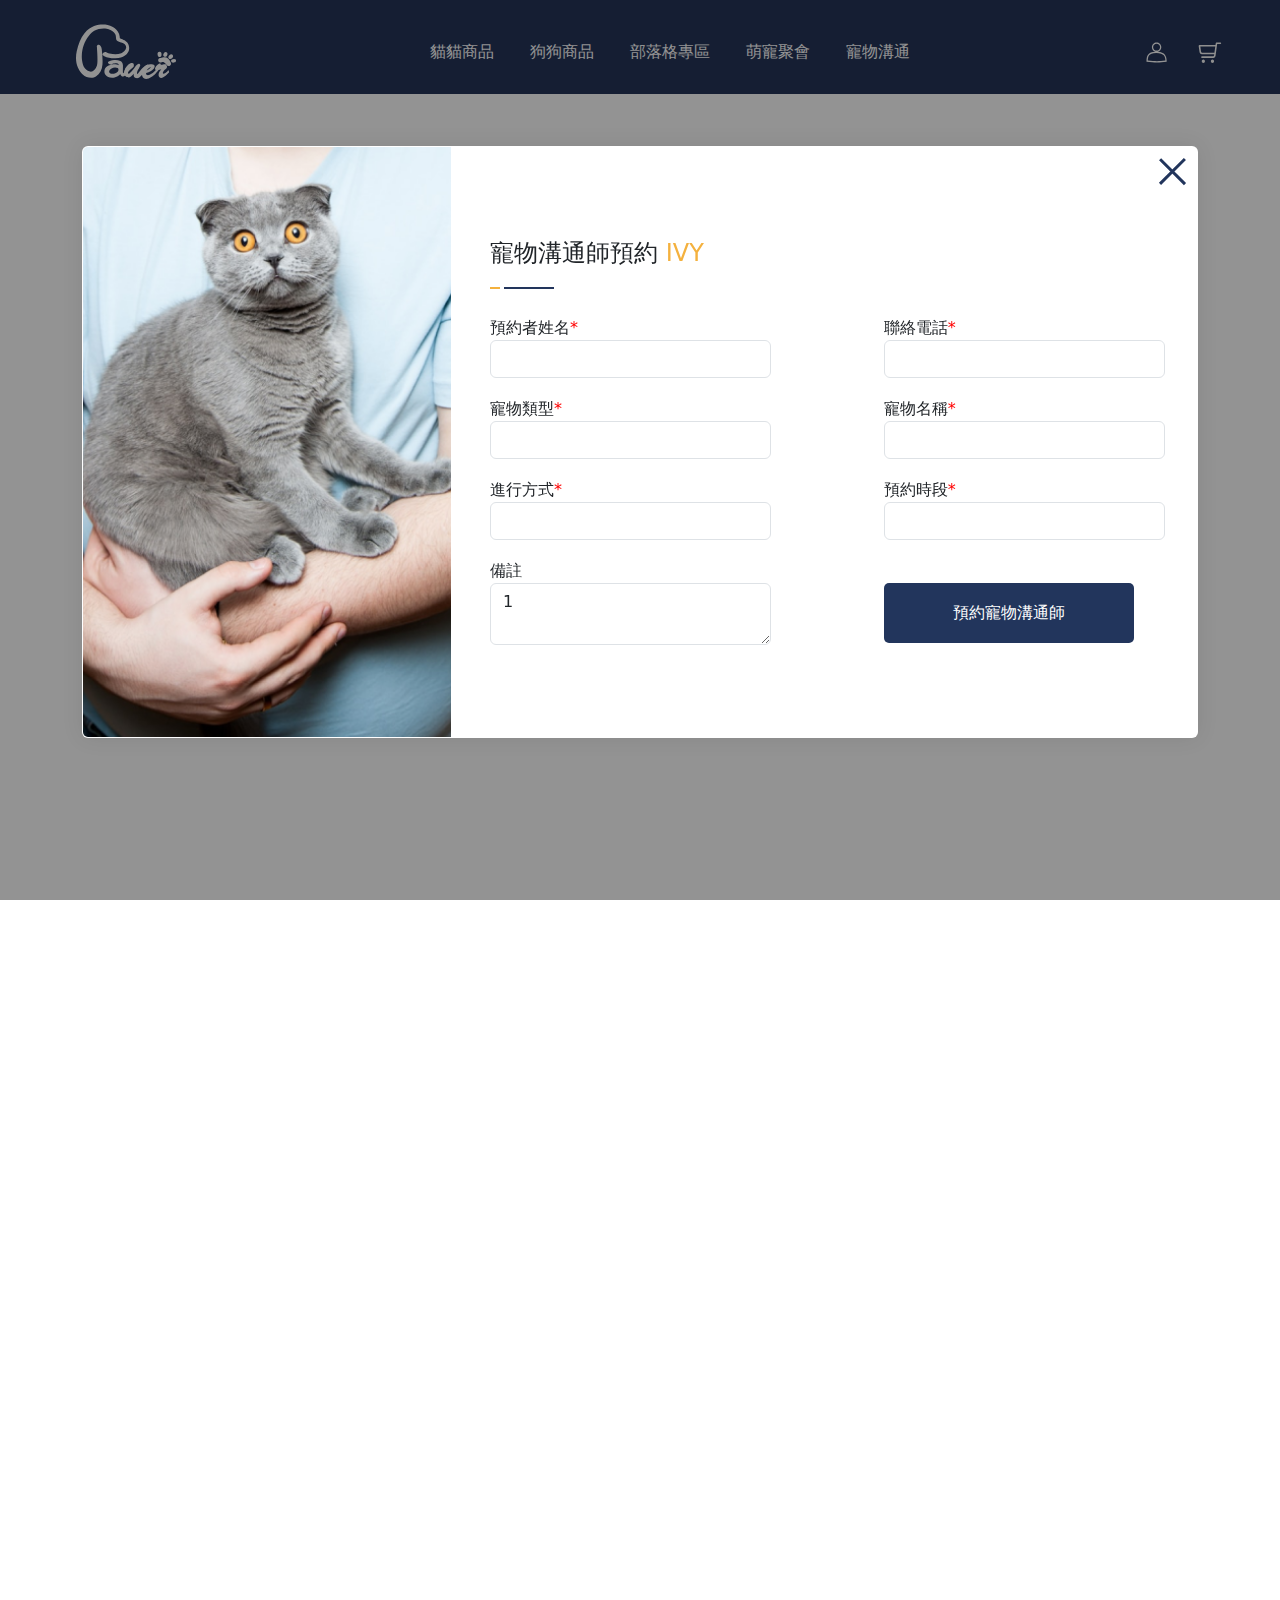
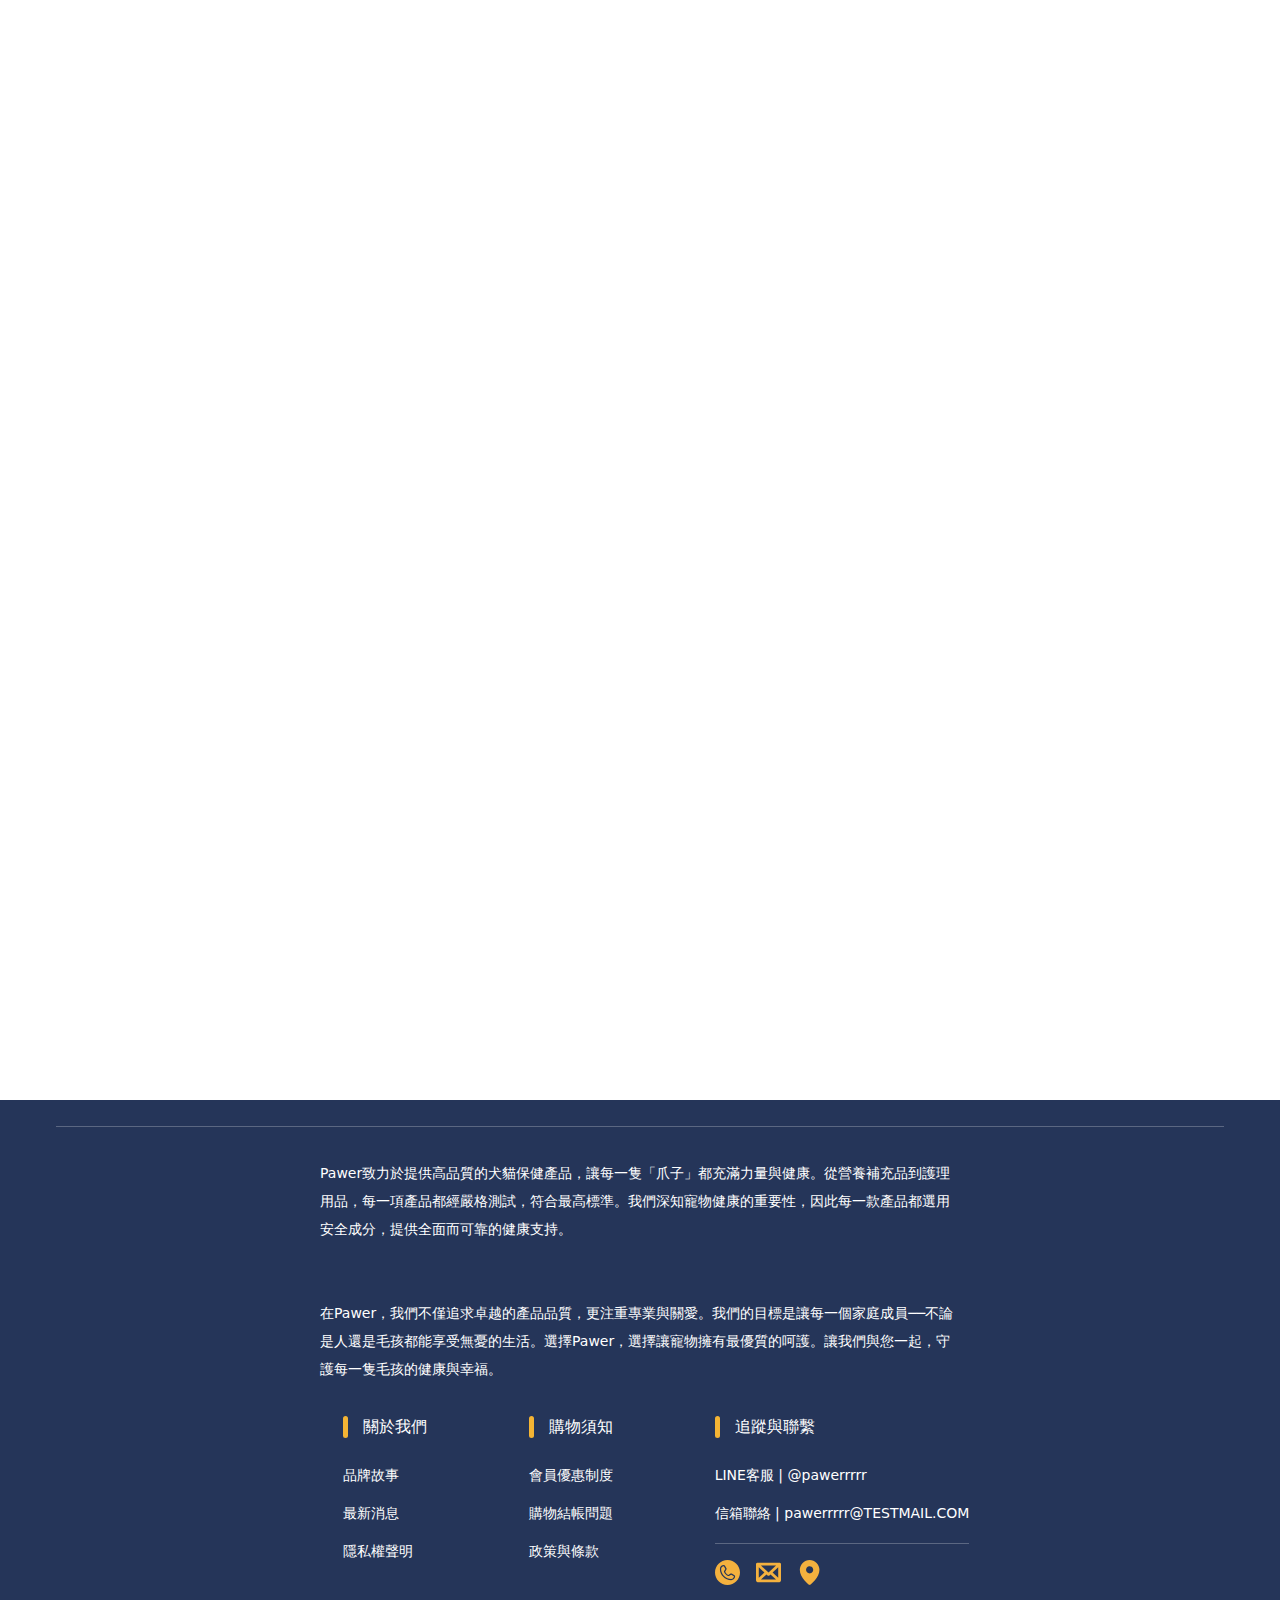
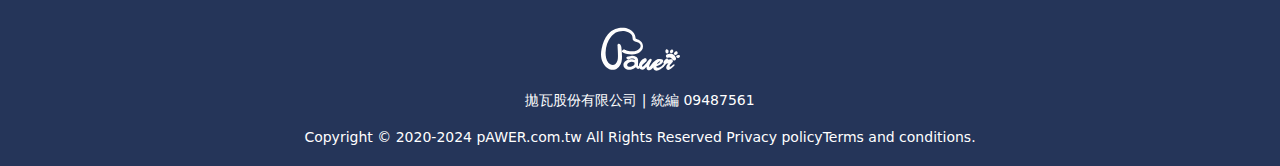
<file: alert.html>
<!DOCTYPE html>
<html lang="en">
  <head>
    <meta charset="UTF-8" />
    <meta name="viewport" content="width=device-width, initial-scale=1.0" />
    <link
      href="https://cdn.jsdelivr.net/npm/bootstrap@5.3.3/dist/css/bootstrap.min.css"
      rel="stylesheet"
      integrity="sha384-QWTKZyjpPEjISv5WaRU9OFeRpok6YctnYmDr5pNlyT2bRjXh0JMhjY6hW+ALEwIH"
      crossorigin="anonymous"
    />
    <title>Document</title>
    <link rel="stylesheet" href="./css/header.css" />
    <link rel="stylesheet" href="./css/footer.css" />
    <link rel="stylesheet" href="./css/alert.css" />
  </head>
  <body>
    <header>
      <div class="navbar">
        <div class="navbar-leftbtn">
          <div class="navbar-rwd-listbar">
            <svg
              xmlns="http://www.w3.org/2000/svg"
              width="25"
              height="25"
              viewBox="0 0 25 25"
              fill="none"
            >
              <path
                fill-rule="evenodd"
                clip-rule="evenodd"
                d="M2 21C2 20.7348 2.10536 20.4804 2.29289 20.2929C2.48043 20.1054 2.73478 20 3 20H23C23.2652 20 23.5196 20.1054 23.7071 20.2929C23.8946 20.4804 24 20.7348 24 21C24 21.2652 23.8946 21.5196 23.7071 21.7071C23.5196 21.8946 23.2652 22 23 22H3C2.73478 22 2.48043 21.8946 2.29289 21.7071C2.10536 21.5196 2 21.2652 2 21ZM2 13C2 12.7348 2.10536 12.4804 2.29289 12.2929C2.48043 12.1054 2.73478 12 3 12H23C23.2652 12 23.5196 12.1054 23.7071 12.2929C23.8946 12.4804 24 12.7348 24 13C24 13.2652 23.8946 13.5196 23.7071 13.7071C23.5196 13.8946 23.2652 14 23 14H3C2.73478 14 2.48043 13.8946 2.29289 13.7071C2.10536 13.5196 2 13.2652 2 13ZM2 5C2 4.73478 2.10536 4.48043 2.29289 4.29289C2.48043 4.10536 2.73478 4 3 4H23C23.2652 4 23.5196 4.10536 23.7071 4.29289C23.8946 4.48043 24 4.73478 24 5C24 5.26522 23.8946 5.51957 23.7071 5.70711C23.5196 5.89464 23.2652 6 23 6H3C2.73478 6 2.48043 5.89464 2.29289 5.70711C2.10536 5.51957 2 5.26522 2 5Z"
                fill="white"
              />
            </svg>
          </div>
          <a href="" class="navbar-logo">
            <!-- <img src="./images/icon/LOGO.svg" alt=""> -->
            <svg
              xmlns="http://www.w3.org/2000/svg"
              width="115"
              height="64"
              viewBox="0 0 115 64"
              fill="none"
            >
              <path
                d="M17.4577 61.5838C13.8559 61.5838 10.318 60.2239 7.75069 57.8503C6.43222 56.6315 3.95141 53.9626 2.1665 49.7778C-0.175137 44.2895 -0.620894 38.0282 0.840512 31.167C2.74767 22.2142 5.52378 15.699 9.58074 10.6603C16.647 1.88241 25.5998 0.526332 30.3056 0.5H30.6178C34.7745 0.5 38.0415 0.943876 42.4295 3.21404C45.5253 4.81651 47.835 7.38008 49.2907 10.8352C49.6876 11.7775 50.4117 14.4144 50.359 15.7272C50.3478 16.0112 50.4794 16.1297 51.0681 16.3592C55.0235 17.9109 55.4222 18.1949 56.6053 19.0394C56.7934 19.1729 57.0021 19.3215 57.2504 19.4945C60.0115 21.4017 60.7431 23.5496 61.0723 26.6135C61.6516 32.0152 58.0723 35.0095 55.8868 36.3129C53.5245 37.7235 50.5885 39.0364 45.1661 39.1022C44.946 39.1041 44.7278 39.1059 44.5097 39.1059C39.6007 39.1059 35.9048 38.3856 32.5231 36.7737C32.3181 36.6759 32.1187 36.5649 31.9307 36.4427C31.7727 36.3392 31.626 36.2508 31.4962 36.17C30.5482 35.5869 30.1232 35.2446 30.8379 33.8622C31.2573 33.0515 32.2316 32.1055 33.5952 32.1055C34.0109 32.1055 34.434 32.1939 34.8553 32.3707C35.2052 32.5174 35.555 32.6773 35.8954 32.8334C36.7569 33.2265 37.5713 33.5989 38.3951 33.7813C41.0376 34.3625 43.21 34.6333 45.2281 34.6333C47.6864 34.6333 49.9377 34.2252 52.1139 33.3845C54.6229 32.4139 57.3294 29.9632 57.6435 27.157C57.8523 25.2931 56.9062 23.5966 54.9088 22.2537C53.6994 21.4412 52.2474 21.0387 50.8462 20.6512C48.9992 20.1396 47.2538 19.6563 46.5203 18.2532C46.1366 17.5178 46.0745 16.6244 46.003 15.5899C45.8187 12.9229 45.5911 9.60511 39.6722 6.78198C37.0446 5.52746 33.3507 5.00835 31.957 5.00835H31.8629C23.2036 5.15694 18.9887 8.25655 14.6345 13.5605C9.89483 19.3346 6.91936 27.8435 6.67485 36.3223C6.56576 40.1178 7.29176 47.5377 10.7092 51.273C12.1688 52.8699 14.6138 54.5739 17.1003 54.5739C19.9968 54.5739 22.3873 52.2454 24.0161 47.8368C25.201 44.6318 24.5033 33.8471 24.2399 29.7883C24.1666 28.6598 24.1384 28.1971 24.1478 28.0523C24.1986 27.2492 24.0989 26.6925 24.018 26.2448C23.8882 25.5207 23.7848 24.9508 24.5841 24.3057C24.9941 23.9747 25.5133 23.7941 26.0455 23.7941C26.7809 23.7941 27.4919 24.1364 28.0486 24.759C28.9138 25.7276 29.4009 26.9257 29.5815 28.5281C30.2605 34.5562 30.836 40.4545 30.426 46.3359C30.0103 52.2887 27.4768 56.9362 22.8951 60.1506C21.5748 61.0778 19.6451 61.5875 17.4614 61.5875L17.4577 61.5838Z"
                fill="#FEFDFD"
              />
              <path
                d="M41.5341 61.5838C38.1392 61.5838 35.3386 60.3669 33.849 58.2472C32.6941 56.6033 32.333 54.2786 32.9274 52.3244C33.264 51.2166 34.891 47.517 41.6469 46.396C42.3184 46.2851 43.0688 46.2287 43.8776 46.2287C45.9747 46.2287 48.0963 46.6048 49.3809 47.186C49.3188 47.0054 49.2323 46.7873 49.1251 46.554C48.6944 45.6117 47.3985 45.0268 45.7415 45.0268C45.5195 45.0268 45.292 45.0381 45.0644 45.0588C43.1346 45.2393 42.2337 45.6569 41.5096 45.9954C40.9867 46.2381 40.5353 46.4487 39.9034 46.4487C39.5084 46.4487 39.0758 46.3678 38.5379 46.1967L38.5134 46.1892L38.4909 46.1779C37.4677 45.687 36.8959 45.1208 36.7906 44.5002C36.7417 44.2105 36.7755 43.7742 37.2138 43.3378C37.5711 42.9823 39.0062 42.4049 39.6438 42.1811C41.0168 41.6996 42.4444 41.41 43.887 41.3197C44.4136 41.2858 44.8895 41.2708 45.3409 41.2708C47.4248 41.2708 49.0988 41.6225 50.9382 42.4444C52.5915 43.1836 53.6899 44.8312 53.9513 46.9659C54.0547 47.8086 54.0134 49.3245 53.9682 50.9307C53.9174 52.7608 53.8347 55.787 54.1563 56.3268C54.8353 56.2685 55.0121 55.8736 55.6441 54.2222C55.9751 53.357 56.4284 52.1702 57.1581 50.6392C57.2258 50.4963 57.3688 50.1972 57.6697 50.1972C57.7882 50.1972 57.9029 50.2499 57.9819 50.3402C58.2302 50.6223 58.2208 51.3746 57.6716 55.8134C57.6359 56.0993 57.602 56.3682 57.5738 56.6127L57.6152 56.6654C57.7393 56.8196 57.7167 56.9231 57.6189 57.3556C57.4666 58.0403 57.4139 58.2716 57.081 58.2716H57.034C56.2534 59.5882 55.3694 60.254 54.3989 60.254C54.2165 60.254 54.0303 60.2296 53.8479 60.1807C52.4222 59.8045 52.1965 59.5412 51.5551 58.5989C51.4235 58.4052 51.2749 58.1851 51.0849 57.9218C50.9457 57.7299 50.8555 57.6792 50.8272 57.6792C50.7257 57.6792 50.4849 57.8954 50.2912 58.0685L50.1765 58.1701C48.3897 59.7481 46.4355 60.7919 44.3666 61.2753C43.4939 61.4784 42.514 61.5875 41.5341 61.5875V61.5838ZM44.9252 49.7778C42.151 49.7778 39.23 51.4404 38.2746 53.562C37.953 54.2767 37.9774 54.9745 38.3423 55.5783C38.8764 56.4604 40.0858 57.0378 41.5811 57.1262C41.692 57.1318 41.8049 57.1356 41.9196 57.1356C44.0638 57.1356 46.6951 56.0203 48.179 54.4855C48.7094 53.9344 48.9615 52.9075 48.8035 51.9313C48.6925 51.2448 48.4047 50.7314 48.0098 50.5226C47.075 50.0279 46.0349 49.7778 44.9233 49.7778H44.9252Z"
                fill="#FEFDFD"
              />
              <path
                d="M106.513 48.1621C105.608 48.1621 104.764 47.7258 104.194 46.9621C104.077 46.806 103.963 46.6462 103.848 46.4882C103.6 46.144 103.342 45.7885 103.069 45.4669C101.941 44.1371 100.886 43.5447 99.6517 43.5447C99.3301 43.5447 98.9859 43.5842 98.6267 43.6651C97.9684 43.9114 97.374 44.0375 96.8625 44.0375C95.6794 44.0375 94.8895 43.3961 94.5754 42.1848C94.376 41.4156 94.4757 40.6952 94.865 40.1009C95.275 39.4746 95.9747 39.0533 96.8399 38.9122C97.3759 38.8257 97.865 38.6997 98.337 38.5793C99.0461 38.3968 99.7778 38.2088 100.645 38.1636C100.983 38.1204 101.324 38.0997 101.655 38.0997C104.794 38.0997 107.348 40.0256 108.661 43.3829C108.697 43.4751 108.734 43.5672 108.772 43.6613C108.996 44.218 109.25 44.8481 109.285 45.4857C109.346 46.5973 108.494 47.6994 107.305 48.0493C107.047 48.1245 106.782 48.164 106.517 48.164L106.513 48.1621Z"
                fill="#FEFDFD"
              />
              <path
                d="M111.636 44.2463C110.559 44.2463 109.771 43.682 109.363 42.6137L109.342 42.561L109.338 42.5046C109.304 42.0081 109.511 41.4777 109.91 41.0507C110.527 40.3905 111.522 40.0257 112.712 40.0257C112.75 40.0257 112.848 40.0257 112.848 40.0257H112.868C114.215 40.2006 114.744 40.3774 114.962 41.5435C115.161 42.608 114.565 43.5579 113.514 43.8513C113.448 43.8701 113.371 43.8945 113.28 43.9227C112.88 44.0506 112.274 44.2444 111.635 44.2444L111.636 44.2463Z"
                fill="#FEFDFD"
              />
              <path
                d="M96.1988 37.7611C95.2828 37.7611 94.4327 37.1762 94.1299 36.3374C93.938 35.8032 93.7142 34.9813 93.7424 34.0879C93.7838 32.7882 94.7637 31.8083 96.022 31.8083C96.1085 31.8083 96.195 31.814 96.2815 31.8215C97.6226 31.9644 98.4783 33.0704 98.3617 34.5092C98.3542 34.6032 98.341 34.6973 98.3298 34.7763L98.3222 34.8271V35.3838C98.3185 36.5649 97.6846 37.4546 96.6671 37.7066C96.5185 37.7442 96.3605 37.763 96.2007 37.763L96.1988 37.7611Z"
                fill="#FEFDFD"
              />
              <path
                d="M108.343 40.0671C108.069 40.0671 107.809 40.0144 107.576 39.9129C106.933 39.6289 106.314 38.8709 106.197 38.2201C106.049 37.3982 106.673 36.4615 106.867 36.1945C107.19 35.7487 107.672 35.4628 108.136 35.1863C108.219 35.1374 108.302 35.0866 108.383 35.0377C108.736 34.8196 109.131 34.7048 109.524 34.7048C110.707 34.7048 111.638 35.6866 111.642 36.9374C111.644 37.6088 111.292 38.348 110.679 38.9649C109.991 39.6552 109.118 40.0671 108.345 40.0671H108.343Z"
                fill="#FEFDFD"
              />
              <path
                d="M102.481 37.5637C101.316 37.5637 100.318 36.5593 100.297 35.3706C100.272 33.8885 101.794 32.0321 103.056 32.0039H103.107C104.29 32.0039 105.234 32.9669 105.255 34.1951C105.281 35.7393 103.827 37.5336 102.526 37.5637H102.481Z"
                fill="#FEFDFD"
              />
              <path
                d="M69.978 62.18C69.6018 62.18 69.2275 62.1273 68.8626 62.0239C68.2213 61.8414 67.6928 61.659 67.2226 61.1418L67.2056 61.1211C67.1755 61.0834 67.1454 61.0458 67.1135 61.0082C66.6865 60.4891 66.2464 59.9531 66.3442 57.066C66.1373 57.2804 65.9173 57.5136 65.6916 57.7544C64.1681 59.3738 62.2741 61.39 60.6378 61.39C60.5964 61.39 60.5569 61.39 60.5155 61.3863C58.1212 61.2584 55.3526 59.8402 55.441 56.2685C55.5294 52.9714 56.6692 50.0655 58.6478 48.0869C61.5801 45.1208 63.1618 44.7409 64.2113 44.7409C64.3543 44.7409 64.4841 44.7484 64.6026 44.7541L64.7098 44.7597C65.2646 44.7842 65.7047 44.9722 66.0169 45.3202C66.6207 45.9898 66.5567 47.0468 66.5191 47.6788C66.5116 47.7935 66.506 47.8913 66.506 47.9684C66.506 48.9182 65.2552 49.9188 63.6734 51.1846C61.9186 52.5877 59.9306 54.177 59.8046 55.6704C59.7632 56.1726 59.94 56.6372 60.3481 57.0942C60.3594 57.1074 60.3763 57.1262 60.4422 57.1262C61.6233 57.1262 65.2872 52.8304 67.3204 50.122C67.3542 50.0806 67.4069 50.0054 67.484 49.8963C69.5266 47.0299 71.1046 45.6362 72.3102 45.6362C72.7804 45.6362 73.4312 45.8506 73.8562 46.87C74.2587 47.8367 71.5127 52.1702 71.4864 52.2153C70.6551 53.4981 70.1209 55.2736 70.1209 56.7387C70.1209 56.8422 70.1491 57.177 70.5178 57.177C70.9146 57.177 71.5071 56.3814 72.329 55.2792C73.2544 54.0397 74.5202 52.3432 76.5063 50.3552L76.5214 50.3401L76.5383 50.327C80.6216 47.1032 81.893 46.6688 82.5984 46.6688C83.1645 46.6688 83.4297 46.9941 83.6046 47.2104C83.7494 47.3872 83.7852 47.4154 83.8736 47.4154C83.9977 47.4154 84.3757 47.4154 84.4416 47.7596C84.513 48.1283 84.2215 48.243 83.4466 48.5533C83.0103 48.7264 81.9908 49.1326 81.8554 49.3546C81.5677 49.8229 81.2442 50.3721 80.8699 51.0097C78.4191 55.1889 74.3189 62.1856 69.9799 62.1856L69.978 62.18Z"
                fill="#FEFDFD"
              />
              <path
                d="M80.5972 62.9361C77.3923 62.9361 75.8707 60.0753 75.7841 57.239C75.6845 53.9513 76.8186 50.7577 78.816 48.6963C80.5295 46.9302 82.8598 45.9954 85.5551 45.9954C86.0986 45.9954 86.6648 46.033 87.2403 46.1064L87.3531 46.1214C88.6058 46.2813 90.4998 46.5221 90.4998 48.4349C90.4998 50.1464 89.2152 53.4303 80.6649 56.2873L80.6066 56.9381C80.5709 57.382 80.6762 57.7318 80.9263 58.0026C81.2799 58.3845 81.9476 58.6045 82.7564 58.6045C85.2579 58.6045 88.3443 56.1275 90.385 54.4874C90.5957 54.3181 90.7988 54.1564 90.9907 54.004L91.4534 53.6372L92.0007 55.9469L91.8765 56.0917C89.0327 59.402 84.577 62.9398 80.5991 62.9398L80.5972 62.9361ZM86.1456 49.206C84.5808 49.6179 82.5175 51.0549 81.2969 53.3213C84.2836 52.0291 86.1381 49.7665 86.1645 49.3038C86.1645 49.253 86.1532 49.221 86.1456 49.206Z"
                fill="#FEFDFD"
              />
              <path
                d="M98.0738 61.832C96.1065 61.832 94.9291 60.0471 94.9291 58.3224C94.9291 55.757 96.6218 53.7219 98.1472 51.9276L94.9686 52.631C93.8476 54.3501 92.4614 55.6798 91.1185 56.9682C90.7348 57.3369 90.3361 57.7187 89.9524 58.1024L89.311 58.7437V55.3733L89.4502 55.2604C90.2458 54.6172 90.9793 53.8366 91.7298 52.8285C91.1448 52.6122 90.8966 52.142 90.8966 51.3201C90.8966 48.1772 95.2056 45.0814 96.4036 45.0814C97.0036 45.0814 97.5115 45.5704 97.5115 46.1497C97.5115 46.3923 97.4738 46.6218 97.4174 46.8305C98.0174 46.744 98.5741 46.6613 99.0801 46.586C100.643 46.3528 101.772 46.1835 102.511 46.1835C102.893 46.1835 103.365 46.2211 103.613 46.5202C104.26 47.3384 104.585 48.0644 104.674 48.8769V48.8976L104.676 48.9183C104.676 50.3308 103.807 51.0474 102.889 51.8053L102.83 51.8542C102.121 52.4655 99.791 54.5984 99.791 56.2046C99.791 56.6353 100.267 56.9682 100.677 56.9682C101.886 56.9682 103.684 55.4278 104.995 54.3031C105.403 53.9532 105.789 53.6222 106.107 53.3815L106.59 53.0147L107.023 55.298L106.901 55.4353C105.706 56.7858 100.711 61.832 98.0701 61.832H98.0738Z"
                fill="#FEFDFD"
              />
            </svg>
          </a>
        </div>
        <div class="navbar-list">
          <a href="">貓貓商品</a>
          <a href="">狗狗商品</a>
          <a href="">部落格專區</a>
          <a href="">萌寵聚會</a>
          <a href="">寵物溝通</a>
        </div>
        <div class="navbar-rightbtn">
          <a class="navbar-member">
            <!-- <img src="./images/icon/member.svg" alt=""> -->
            <svg
              xmlns="http://www.w3.org/2000/svg"
              width="25"
              height="25"
              viewBox="0 0 40 40"
              fill="none"
            >
              <path
                fill-rule="evenodd"
                clip-rule="evenodd"
                d="M21.6927 18.8099C25.1278 18.1043 27.7112 15.0638 27.7112 11.4198C27.7112 7.25313 24.3335 3.87537 20.1668 3.87537C16.0001 3.87537 12.6223 7.25313 12.6223 11.4198C12.6223 15.0014 15.118 18 18.4652 18.7716C5.86281 19.1289 4 25.4935 4 34.7115C17.9368 36.4298 24.069 36.4298 36.3334 34.7115C36.3334 25.7253 33.5633 19.4507 21.6927 18.8099ZM25.7112 11.4198C25.7112 14.4819 23.2289 16.9643 20.1668 16.9643C17.1047 16.9643 14.6223 14.4819 14.6223 11.4198C14.6223 8.3577 17.1047 5.87537 20.1668 5.87537C23.2289 5.87537 25.7112 8.3577 25.7112 11.4198ZM34.2932 32.9713C23.8802 34.3508 17.9145 34.3452 6.02799 32.9419C6.15675 29.1294 6.75196 26.3388 8.26532 24.4091C9.90829 22.314 13.0497 20.7557 19.6092 20.7557C26.157 20.7557 29.6517 22.3107 31.5857 24.4992C33.3063 26.4463 34.1122 29.2435 34.2932 32.9713Z"
                fill="white"
              />
            </svg>
          </a>
          <button class="navbar-cart">
            <!-- <img src="./images/icon/cart.svg" alt=""> -->
            <svg
              xmlns="http://www.w3.org/2000/svg"
              width="25"
              height="25"
              viewBox="0 0 40 40"
              fill="none"
            >
              <path
                d="M25.9856 28.6919H7.78285C7.17444 28.6919 6.64416 28.158 6.64416 27.4406C6.64416 26.7232 7.17444 26.1893 7.78285 26.1893H25.7204C26.6095 26.1893 27.1554 25.5219 27.2958 24.5043L29.8538 5.93531C30.0098 4.65068 30.4465 4 32.0375 4H37.5124C38.1363 4 38.6666 4.58393 38.6666 5.25128C38.6666 5.93531 38.1363 6.51925 37.5124 6.51925H32.2403L29.7446 24.838C29.4171 27.207 28.2472 28.6919 25.9856 28.6919ZM28.8556 22.7524H7.75157C5.47433 22.7524 4.30449 21.2509 3.97693 18.8652L2.7291 10.0395C2.69795 9.82262 2.66668 9.55568 2.66668 9.40552C2.66668 8.60471 3.22823 8.05414 4.08607 8.05414H30.2126L30.197 10.5734H5.31833L6.42574 18.5648C6.55059 19.5993 7.06529 20.2499 7.98556 20.2499H28.8867L28.8556 22.7524ZM24.7533 36.8001C23.3495 36.8001 22.2264 35.6156 22.2264 34.0974C22.2264 32.5959 23.3495 31.3946 24.7533 31.3946C26.1727 31.3946 27.2958 32.5959 27.2958 34.0974C27.2958 35.6156 26.1727 36.8001 24.7533 36.8001ZM10.1692 36.8001C8.74983 36.8001 7.62685 35.6156 7.62685 34.0974C7.62685 32.5959 8.74983 31.3946 10.1692 31.3946C11.5731 31.3946 12.7117 32.5959 12.7117 34.0974C12.7117 35.6156 11.5731 36.8001 10.1692 36.8001Z"
                fill="#F9F9F8"
              />
            </svg>
          </button>
        </div>
      </div>
    </header>
    <div class="main">
      <div class="PT-alert container">
        <div class="alert d-flex">
          <!-- 關閉按鈕 -->
          <div class="close">
            <svg
              xmlns="http://www.w3.org/2000/svg"
              width="29"
              height="29"
              viewBox="0 0 29 29"
              fill="none"
            >
              <path
                d="M2 26.8933L26.8933 2M27 27.1434L2.1067 2.25011"
                stroke="#22355C"
                stroke-width="3"
              />
            </svg>
          </div>
          <!-- 照片 -->
          <div class="imgg">
            <img class="" src="./images/pic/Frame 407.png" alt="" />
          </div>
          <!-- 欄位 -->
          <div
            class="container m-3 p-3 justify-content-center align-content-center"
          >
            <div>
              <h4>寵物溝通師預約 <span style="color: #f4b13e">IVY</span></h4>
              <p>
                <svg
                  xmlns="http://www.w3.org/2000/svg"
                  width="64"
                  height="2"
                  viewBox="0 0 64 2"
                  fill="none"
                >
                  <path
                    fill-rule="evenodd"
                    clip-rule="evenodd"
                    d="M10 2H0V0H10V2Z"
                    fill="#F4B13E"
                  />
                  <path
                    fill-rule="evenodd"
                    clip-rule="evenodd"
                    d="M64 2H14V0H64V2Z"
                    fill="#22355C"
                  />
                </svg>
              </p>
            </div>
            <!-- 表單 -->
            <form action="">
              <div class="d-flex flex-wrap contain justify-content-between">
                <div class="col-12 col-lg-5">
                  <label class="form-control-label" for=""
                    >預約者姓名<span style="color: red">*</span></label
                  >
                  <input class="form-control" type="text" />
                </div>
                <div class="col-12 col-lg-5">
                  <label class="form-control-label" for=""
                    >聯絡電話<span style="color: red">*</span></label
                  >
                  <input class="form-control" type="text" />
                </div>
                <div class="col-12 col-lg-5">
                  <label class="form-control-label" for=""
                    >寵物類型<span style="color: red">*</span></label
                  >
                  <input class="form-control" type="text" />
                </div>
                <div class="col-12 col-lg-5">
                  <label class="form-control-label" for=""
                    >寵物名稱<span style="color: red">*</span></label
                  >
                  <input class="form-control" type="text" />
                </div>
                <div class="col-12 col-lg-5">
                  <label class="form-control-label" for=""
                    >進行方式<span style="color: red">*</span></label
                  >
                  <input class="form-control" type="text" />
                </div>
                <div class="col-12 col-lg-5">
                  <label class="form-control-label" for=""
                    >預約時段<span style="color: red">*</span></label
                  >
                  <input class="form-control" type="text" />
                </div>
                <div class="col-12 col-lg-5">
                  <label class="form-control-label" for="">備註</label>
                  <textarea class="form-control" type="text">1</textarea>
                </div>
                <div class="col-12 col-lg-5">
                  <button class="btnn">預約寵物溝通師</button>
                </div>
              </div>
            </form>
          </div>
        </div>
      </div>
      <div class="bgdark"></div>
    </div>
    <footer>
      <div class="footer-wrapper">
        <div class="footer-top-wrapper">
          <div class="footer-top-hr">
            <hr />
          </div>
        </div>
        <div class="footer-section">
          <div class="footer-col">
            <div class="footer-col footer-endcontent footer-left-content-text">
              Pawer致力於提供高品質的犬貓保健產品，讓每一隻「爪子」都充滿力量與健康。從營養補充品到護理用品，每一項產品都經嚴格測試，符合最高標準。我們深知寵物健康的重要性，因此每一款產品都選用安全成分，提供全面而可靠的健康支持。<br /><br /><br />在Pawer，我們不僅追求卓越的產品品質，更注重專業與關愛。我們的目標是讓每一個家庭成員──不論是人還是毛孩都能享受無憂的生活。選擇Pawer，選擇讓寵物擁有最優質的呵護。讓我們與您一起，守護每一隻毛孩的健康與幸福。
            </div>
            <div class="footer-col">
              <div class="footer-box">
                <ul>
                  <li class="title">關於我們</li>
                  <li>品牌故事</li>
                  <li>最新消息</li>
                  <li>隱私權聲明</li>
                </ul>
              </div>
              <div class="footer-box">
                <ul>
                  <li class="title">購物須知</li>
                  <li>會員優惠制度</li>
                  <li>購物結帳問題</li>
                  <li>政策與條款</li>
                </ul>
              </div>
              <div class="footer-box">
                <ul>
                  <li class="title">追蹤與聯繫</li>
                  <li>LINE客服 | @pawerrrrr</li>
                  <li>信箱聯絡 | pawerrrrr@TESTMAIL.COM</li>
                  <hr />
                  <li class="footer-icon">
                    <svg
                      xmlns="http://www.w3.org/2000/svg"
                      width="25"
                      height="25"
                      viewBox="0 0 80 80"
                      fill="none"
                    >
                      <path
                        d="M43.1154 51.5594C43.6887 51.5256 44.2453 51.3535 44.7376 51.0579L51.7025 46.8792L60.5559 51.9381C60.4836 54.2412 59.5206 56.4265 57.8697 58.0339C56.2187 59.6414 54.0084 60.5456 51.7042 60.5563H51.6586C47.4464 60.5563 43.2756 59.7259 39.3846 58.1126C35.4937 56.4992 31.9589 54.1347 28.9826 51.1541C26.0063 48.1735 23.6468 44.6355 22.039 40.7422C20.4312 36.849 19.6067 32.677 19.6127 28.4648C19.6234 26.1606 20.5276 23.9503 22.1351 22.2994C23.7425 20.6484 25.9278 19.6854 28.2309 19.6132L33.2898 28.4665L29.1111 35.4314C28.8156 35.9238 28.6436 36.4804 28.6097 37.0538C28.5759 37.6271 28.6813 38.2001 28.9168 38.7238C31.4187 44.2927 35.8765 48.7504 41.4454 51.2522C41.9691 51.4879 42.5421 51.5933 43.1154 51.5594Z"
                        fill="#F4B13E"
                      />
                      <path
                        fill-rule="evenodd"
                        clip-rule="evenodd"
                        d="M40 80C62.0914 80 80 62.0914 80 40C80 17.9086 62.0914 0 40 0C17.9086 0 0 17.9086 0 40C0 62.0914 17.9086 80 40 80ZM28.1101 15.7441C29.542 15.6992 30.8816 16.4488 31.5924 17.6927L36.6513 26.5461C37.3459 27.7616 37.33 29.2575 36.6097 30.4581L32.5146 37.2835C34.6178 41.8713 38.2983 45.5517 42.886 47.6549L49.7114 43.5598C50.9119 42.8395 52.4079 42.8236 53.6234 43.5182L62.4768 48.5771C63.7207 49.2879 64.4703 50.6275 64.4254 52.0594C64.3217 55.3646 62.9398 58.5006 60.5705 60.8074C58.2012 63.1142 55.0294 64.4119 51.7227 64.4272L51.7047 64.4273H51.659C46.9381 64.4272 42.2634 63.4965 37.9025 61.6883C33.5415 59.8801 29.5798 57.2299 26.244 53.8893C22.9081 50.5488 20.2636 46.5833 18.4616 42.2198C16.6596 37.8562 15.7355 33.1803 15.7422 28.4593L15.7423 28.4468C15.7576 25.1401 17.0552 21.9683 19.3621 19.599C21.6689 17.2297 24.8049 15.8478 28.1101 15.7441Z"
                        fill="#F4B13E"
                      />
                    </svg>
                    <svg
                      xmlns="http://www.w3.org/2000/svg"
                      width="25"
                      height="25"
                      viewBox="0 0 80 80"
                      fill="none"
                    >
                      <path
                        d="M79.9946 13.3358C79.9926 13.2554 79.9885 13.175 79.9823 13.0949C79.977 13.0263 79.9702 12.9583 79.9618 12.8908C79.9526 12.8157 79.9409 12.741 79.9277 12.6663C79.9152 12.5957 79.9018 12.5258 79.8861 12.4565C79.87 12.3858 79.8513 12.3157 79.8318 12.2457C79.8121 12.1756 79.7918 12.1062 79.7689 12.0377C79.7463 11.9693 79.7208 11.902 79.6947 11.8347C79.6683 11.7671 79.6416 11.7001 79.6121 11.6342C79.5826 11.5684 79.5508 11.5035 79.5179 11.4388C79.485 11.3738 79.4513 11.3096 79.4153 11.2465C79.3801 11.1848 79.3426 11.1241 79.3043 11.0638C79.2636 10.9998 79.2216 10.9369 79.1779 10.8752C79.1385 10.8197 79.0975 10.7649 79.0551 10.711C79.0053 10.6474 78.9539 10.5854 78.9008 10.5248C78.8769 10.4974 78.8565 10.4682 78.8317 10.4413C78.8108 10.4185 78.7876 10.3991 78.7665 10.3769C78.7118 10.3196 78.6552 10.2646 78.5977 10.2104C78.5462 10.1618 78.4945 10.1138 78.4411 10.0681C78.387 10.0219 78.3312 9.97802 78.2749 9.93434C78.2147 9.88767 78.1547 9.8413 78.0926 9.79808C78.0378 9.75983 77.981 9.72437 77.9244 9.68857C77.859 9.64725 77.7937 9.60602 77.7266 9.5684C77.6671 9.53495 77.6056 9.50475 77.5443 9.474C77.4779 9.44073 77.4117 9.40727 77.3441 9.37743C77.2772 9.34813 77.2088 9.32236 77.1405 9.29623C77.0754 9.27146 77.0108 9.24623 76.9448 9.22462C76.8726 9.20084 76.799 9.18085 76.7253 9.16078C76.6596 9.14287 76.5943 9.12488 76.5281 9.11004C76.4551 9.09367 76.3809 9.08083 76.3064 9.06819C76.2359 9.05616 76.1654 9.04448 76.0943 9.03581C76.0247 9.0274 75.9545 9.02171 75.8838 9.01656C75.8051 9.01077 75.7265 9.00634 75.6474 9.00462C75.6165 9.00398 75.5867 9 75.5555 9H4.44444C4.41388 9 4.38422 9.00398 4.35366 9.00461C4.27354 9.00624 4.19379 9.01076 4.11386 9.01673C4.0446 9.02179 3.97571 9.02731 3.90733 9.03554C3.83464 9.0444 3.7623 9.05633 3.68996 9.06872C3.61744 9.0812 3.5451 9.09368 3.47366 9.10959C3.40548 9.12478 3.33821 9.14341 3.27057 9.16186C3.19878 9.18149 3.12716 9.20083 3.057 9.22398C2.989 9.24622 2.92227 9.27217 2.85517 9.29776C2.7888 9.32317 2.72243 9.34813 2.65769 9.3767C2.58788 9.40726 2.51989 9.44162 2.45171 9.47589C2.39221 9.50573 2.33271 9.53503 2.27502 9.5674C2.2063 9.60583 2.13957 9.64806 2.07266 9.69036C2.01732 9.72536 1.96198 9.75999 1.90827 9.79733C1.84552 9.8411 1.78456 9.88803 1.72382 9.93532C1.66812 9.97854 1.61296 10.0218 1.55961 10.0675C1.50572 10.1135 1.45364 10.1619 1.40174 10.2109C1.34441 10.265 1.28817 10.3198 1.23373 10.3768C1.21239 10.399 1.18924 10.4184 1.16827 10.4412C1.14349 10.4682 1.12306 10.4974 1.09918 10.5248C1.04602 10.5855 0.994596 10.6475 0.944922 10.711C0.902604 10.765 0.861673 10.8198 0.822129 10.8752C0.778363 10.9368 0.736408 10.9998 0.695719 11.0638C0.657378 11.1241 0.619945 11.1848 0.584678 11.2464C0.548693 11.3095 0.515048 11.3738 0.482141 11.4387C0.449226 11.5034 0.417396 11.5684 0.387919 11.6344C0.358441 11.7001 0.331678 11.7669 0.305456 11.8343C0.279233 11.9018 0.253733 11.9693 0.230948 12.0376C0.208159 12.1062 0.187904 12.1757 0.168193 12.2457C0.148663 12.3157 0.130044 12.3858 0.113941 12.4565C0.0982074 12.5257 0.0848221 12.5957 0.0723443 12.6662C0.0591443 12.7409 0.047389 12.8156 0.0381668 12.8908C0.0296655 12.9583 0.0228533 13.0263 0.0177299 13.0948C0.0114015 13.1751 0.00730225 13.2555 0.00543312 13.3358C0.00470349 13.3723 0 13.4077 0 13.4444V63.8148C0.0006064 64.8445 0.216651 65.8627 0.634247 66.8039C1.05184 67.7451 1.66175 68.5885 2.42477 69.2799L2.42514 69.2803C3.78421 70.5286 5.5621 71.2215 7.40741 71.2222H72.5926C74.4372 71.2215 76.2145 70.5291 77.5734 69.2817L77.5787 69.2769C78.3406 68.5855 78.9497 67.7424 79.3666 66.8018C79.7836 65.8611 79.9994 64.8437 80 63.8148V13.4444C80 13.4077 79.9953 13.3723 79.9946 13.3358ZM8.88889 23.5476L26.9582 40.1112L8.88889 56.6749V23.5476ZM43.5127 36.7878L43.5113 36.7892L40 40.0079L15.8702 17.8889H64.1298L43.5127 36.7878ZM33.5355 46.1403L36.9969 49.3133C37.8165 50.0647 38.8881 50.4815 40 50.4815C41.1119 50.4815 42.1835 50.0647 43.0031 49.3133L46.4647 46.1403L64.13 62.3333H15.8702L33.5355 46.1403ZM53.0418 40.1111L71.1111 23.5476V56.6745L53.0418 40.1111Z"
                        fill="#F4B13E"
                      />
                    </svg>
                    <svg
                      xmlns="http://www.w3.org/2000/svg"
                      width="25"
                      height="25"
                      viewBox="0 0 80 80"
                      fill="none"
                    >
                      <path
                        d="M40.4286 0C32.0962 0.00988651 24.108 3.32428 18.2161 9.21613C12.3243 15.108 9.00989 23.0962 9 31.4286C9 58.3203 37.5714 78.6328 38.7879 79.4838C39.2691 79.8198 39.8417 80 40.4286 80C41.0154 80 41.5881 79.8198 42.0692 79.4838C43.2857 78.6328 71.8571 58.3203 71.8571 31.4286C71.8473 23.0962 68.5329 15.108 62.641 9.21613C56.7491 3.32428 48.7609 0.00988556 40.4286 0ZM40.4307 20.001C42.691 20.001 44.9006 20.6713 46.78 21.9271C48.6595 23.1829 50.1243 24.9678 50.9893 27.0561C51.8543 29.1444 52.0806 31.4423 51.6396 33.6592C51.1987 35.8761 50.1102 37.9125 48.5119 39.5108C46.9136 41.1091 44.8772 42.1976 42.6603 42.6386C40.4433 43.0796 38.1454 42.8532 36.0571 41.9882C33.9688 41.1232 32.1839 39.6584 30.9282 37.779C29.6724 35.8996 29.0021 33.69 29.0021 31.4296C29.0021 29.9288 29.2976 28.4426 29.872 27.056C30.4463 25.6694 31.2881 24.4095 32.3493 23.3483C33.4106 22.287 34.6705 21.4452 36.0571 20.8709C37.4437 20.2966 38.9298 20.001 40.4307 20.001Z"
                        fill="#F4B13E"
                      />
                    </svg>
                  </li>
                </ul>
              </div>
            </div>
          </div>
        </div>
        <div class="footer-section">
          <div class="footer-col">
            <svg
              xmlns="http://www.w3.org/2000/svg"
              width="95"
              height="65"
              viewBox="0 0 115 64"
              fill="none"
              class="footer-last-text"
            >
              <path
                d="M17.4577 61.5838C13.8559 61.5838 10.318 60.2239 7.75069 57.8503C6.43222 56.6315 3.95141 53.9626 2.1665 49.7778C-0.175137 44.2895 -0.620894 38.0282 0.840512 31.167C2.74767 22.2142 5.52378 15.699 9.58074 10.6603C16.647 1.88241 25.5998 0.526332 30.3056 0.5H30.6178C34.7745 0.5 38.0415 0.943876 42.4295 3.21404C45.5253 4.81651 47.835 7.38008 49.2907 10.8352C49.6876 11.7775 50.4117 14.4144 50.359 15.7272C50.3478 16.0112 50.4794 16.1297 51.0681 16.3592C55.0235 17.9109 55.4222 18.1949 56.6053 19.0394C56.7934 19.1729 57.0021 19.3215 57.2504 19.4945C60.0115 21.4017 60.7431 23.5496 61.0723 26.6135C61.6516 32.0152 58.0723 35.0095 55.8868 36.3129C53.5245 37.7235 50.5885 39.0364 45.1661 39.1022C44.946 39.1041 44.7278 39.1059 44.5097 39.1059C39.6007 39.1059 35.9048 38.3856 32.5231 36.7737C32.3181 36.6759 32.1187 36.5649 31.9307 36.4427C31.7727 36.3392 31.626 36.2508 31.4962 36.17C30.5482 35.5869 30.1232 35.2446 30.8379 33.8622C31.2573 33.0515 32.2316 32.1055 33.5952 32.1055C34.0109 32.1055 34.434 32.1939 34.8553 32.3707C35.2052 32.5174 35.555 32.6773 35.8954 32.8334C36.7569 33.2265 37.5713 33.5989 38.3951 33.7813C41.0376 34.3625 43.21 34.6333 45.2281 34.6333C47.6864 34.6333 49.9377 34.2252 52.1139 33.3845C54.6229 32.4139 57.3294 29.9632 57.6435 27.157C57.8523 25.2931 56.9062 23.5966 54.9088 22.2537C53.6994 21.4412 52.2474 21.0387 50.8462 20.6512C48.9992 20.1396 47.2538 19.6563 46.5203 18.2532C46.1366 17.5178 46.0745 16.6244 46.003 15.5899C45.8187 12.9229 45.5911 9.60511 39.6722 6.78198C37.0446 5.52746 33.3507 5.00835 31.957 5.00835H31.8629C23.2036 5.15694 18.9887 8.25655 14.6345 13.5605C9.89483 19.3346 6.91936 27.8435 6.67485 36.3223C6.56576 40.1178 7.29176 47.5377 10.7092 51.273C12.1688 52.8699 14.6138 54.5739 17.1003 54.5739C19.9968 54.5739 22.3873 52.2454 24.0161 47.8368C25.201 44.6318 24.5033 33.8471 24.2399 29.7883C24.1666 28.6598 24.1384 28.1971 24.1478 28.0523C24.1986 27.2492 24.0989 26.6925 24.018 26.2448C23.8882 25.5207 23.7848 24.9508 24.5841 24.3057C24.9941 23.9747 25.5133 23.7941 26.0455 23.7941C26.7809 23.7941 27.4919 24.1364 28.0486 24.759C28.9138 25.7276 29.4009 26.9257 29.5815 28.5281C30.2605 34.5562 30.836 40.4545 30.426 46.3359C30.0103 52.2887 27.4768 56.9362 22.8951 60.1506C21.5748 61.0778 19.6451 61.5875 17.4614 61.5875L17.4577 61.5838Z"
                fill="#FEFDFD"
              />
              <path
                d="M41.5341 61.5838C38.1392 61.5838 35.3386 60.3669 33.849 58.2472C32.6941 56.6033 32.333 54.2786 32.9274 52.3244C33.264 51.2166 34.891 47.517 41.6469 46.396C42.3184 46.2851 43.0688 46.2287 43.8776 46.2287C45.9747 46.2287 48.0963 46.6048 49.3809 47.186C49.3188 47.0054 49.2323 46.7873 49.1251 46.554C48.6944 45.6117 47.3985 45.0268 45.7415 45.0268C45.5195 45.0268 45.292 45.0381 45.0644 45.0588C43.1346 45.2393 42.2337 45.6569 41.5096 45.9954C40.9867 46.2381 40.5353 46.4487 39.9034 46.4487C39.5084 46.4487 39.0758 46.3678 38.5379 46.1967L38.5134 46.1892L38.4909 46.1779C37.4677 45.687 36.8959 45.1208 36.7906 44.5002C36.7417 44.2105 36.7755 43.7742 37.2138 43.3378C37.5711 42.9823 39.0062 42.4049 39.6438 42.1811C41.0168 41.6996 42.4444 41.41 43.887 41.3197C44.4136 41.2858 44.8895 41.2708 45.3409 41.2708C47.4248 41.2708 49.0988 41.6225 50.9382 42.4444C52.5915 43.1836 53.6899 44.8312 53.9513 46.9659C54.0547 47.8086 54.0134 49.3245 53.9682 50.9307C53.9174 52.7608 53.8347 55.787 54.1563 56.3268C54.8353 56.2685 55.0121 55.8736 55.6441 54.2222C55.9751 53.357 56.4284 52.1702 57.1581 50.6392C57.2258 50.4963 57.3688 50.1972 57.6697 50.1972C57.7882 50.1972 57.9029 50.2499 57.9819 50.3402C58.2302 50.6223 58.2208 51.3746 57.6716 55.8134C57.6359 56.0993 57.602 56.3682 57.5738 56.6127L57.6152 56.6654C57.7393 56.8196 57.7167 56.9231 57.6189 57.3556C57.4666 58.0403 57.4139 58.2716 57.081 58.2716H57.034C56.2534 59.5882 55.3694 60.254 54.3989 60.254C54.2165 60.254 54.0303 60.2296 53.8479 60.1807C52.4222 59.8045 52.1965 59.5412 51.5551 58.5989C51.4235 58.4052 51.2749 58.1851 51.0849 57.9218C50.9457 57.7299 50.8555 57.6792 50.8272 57.6792C50.7257 57.6792 50.4849 57.8954 50.2912 58.0685L50.1765 58.1701C48.3897 59.7481 46.4355 60.7919 44.3666 61.2753C43.4939 61.4784 42.514 61.5875 41.5341 61.5875V61.5838ZM44.9252 49.7778C42.151 49.7778 39.23 51.4404 38.2746 53.562C37.953 54.2767 37.9774 54.9745 38.3423 55.5783C38.8764 56.4604 40.0858 57.0378 41.5811 57.1262C41.692 57.1318 41.8049 57.1356 41.9196 57.1356C44.0638 57.1356 46.6951 56.0203 48.179 54.4855C48.7094 53.9344 48.9615 52.9075 48.8035 51.9313C48.6925 51.2448 48.4047 50.7314 48.0098 50.5226C47.075 50.0279 46.0349 49.7778 44.9233 49.7778H44.9252Z"
                fill="#FEFDFD"
              />
              <path
                d="M106.513 48.1621C105.608 48.1621 104.764 47.7258 104.194 46.9621C104.077 46.806 103.963 46.6462 103.848 46.4882C103.6 46.144 103.342 45.7885 103.069 45.4669C101.941 44.1371 100.886 43.5447 99.6517 43.5447C99.3301 43.5447 98.9859 43.5842 98.6267 43.6651C97.9684 43.9114 97.374 44.0375 96.8625 44.0375C95.6794 44.0375 94.8895 43.3961 94.5754 42.1848C94.376 41.4156 94.4757 40.6952 94.865 40.1009C95.275 39.4746 95.9747 39.0533 96.8399 38.9122C97.3759 38.8257 97.865 38.6997 98.337 38.5793C99.0461 38.3968 99.7778 38.2088 100.645 38.1636C100.983 38.1204 101.324 38.0997 101.655 38.0997C104.794 38.0997 107.348 40.0256 108.661 43.3829C108.697 43.4751 108.734 43.5672 108.772 43.6613C108.996 44.218 109.25 44.8481 109.285 45.4857C109.346 46.5973 108.494 47.6994 107.305 48.0493C107.047 48.1245 106.782 48.164 106.517 48.164L106.513 48.1621Z"
                fill="#FEFDFD"
              />
              <path
                d="M111.636 44.2463C110.559 44.2463 109.771 43.682 109.363 42.6137L109.342 42.561L109.338 42.5046C109.304 42.0081 109.511 41.4777 109.91 41.0507C110.527 40.3905 111.522 40.0257 112.712 40.0257C112.75 40.0257 112.848 40.0257 112.848 40.0257H112.868C114.215 40.2006 114.744 40.3774 114.962 41.5435C115.161 42.608 114.565 43.5579 113.514 43.8513C113.448 43.8701 113.371 43.8945 113.28 43.9227C112.88 44.0506 112.274 44.2444 111.635 44.2444L111.636 44.2463Z"
                fill="#FEFDFD"
              />
              <path
                d="M96.1988 37.7611C95.2828 37.7611 94.4327 37.1762 94.1299 36.3374C93.938 35.8032 93.7142 34.9813 93.7424 34.0879C93.7838 32.7882 94.7637 31.8083 96.022 31.8083C96.1085 31.8083 96.195 31.814 96.2815 31.8215C97.6226 31.9644 98.4783 33.0704 98.3617 34.5092C98.3542 34.6032 98.341 34.6973 98.3298 34.7763L98.3222 34.8271V35.3838C98.3185 36.5649 97.6846 37.4546 96.6671 37.7066C96.5185 37.7442 96.3605 37.763 96.2007 37.763L96.1988 37.7611Z"
                fill="#FEFDFD"
              />
              <path
                d="M108.343 40.0671C108.069 40.0671 107.809 40.0144 107.576 39.9129C106.933 39.6289 106.314 38.8709 106.197 38.2201C106.049 37.3982 106.673 36.4615 106.867 36.1945C107.19 35.7487 107.672 35.4628 108.136 35.1863C108.219 35.1374 108.302 35.0866 108.383 35.0377C108.736 34.8196 109.131 34.7048 109.524 34.7048C110.707 34.7048 111.638 35.6866 111.642 36.9374C111.644 37.6088 111.292 38.348 110.679 38.9649C109.991 39.6552 109.118 40.0671 108.345 40.0671H108.343Z"
                fill="#FEFDFD"
              />
              <path
                d="M102.481 37.5637C101.316 37.5637 100.318 36.5593 100.297 35.3706C100.272 33.8885 101.794 32.0321 103.056 32.0039H103.107C104.29 32.0039 105.234 32.9669 105.255 34.1951C105.281 35.7393 103.827 37.5336 102.526 37.5637H102.481Z"
                fill="#FEFDFD"
              />
              <path
                d="M69.978 62.18C69.6018 62.18 69.2275 62.1273 68.8626 62.0239C68.2213 61.8414 67.6928 61.659 67.2226 61.1418L67.2056 61.1211C67.1755 61.0834 67.1454 61.0458 67.1135 61.0082C66.6865 60.4891 66.2464 59.9531 66.3442 57.066C66.1373 57.2804 65.9173 57.5136 65.6916 57.7544C64.1681 59.3738 62.2741 61.39 60.6378 61.39C60.5964 61.39 60.5569 61.39 60.5155 61.3863C58.1212 61.2584 55.3526 59.8402 55.441 56.2685C55.5294 52.9714 56.6692 50.0655 58.6478 48.0869C61.5801 45.1208 63.1618 44.7409 64.2113 44.7409C64.3543 44.7409 64.4841 44.7484 64.6026 44.7541L64.7098 44.7597C65.2646 44.7842 65.7047 44.9722 66.0169 45.3202C66.6207 45.9898 66.5567 47.0468 66.5191 47.6788C66.5116 47.7935 66.506 47.8913 66.506 47.9684C66.506 48.9182 65.2552 49.9188 63.6734 51.1846C61.9186 52.5877 59.9306 54.177 59.8046 55.6704C59.7632 56.1726 59.94 56.6372 60.3481 57.0942C60.3594 57.1074 60.3763 57.1262 60.4422 57.1262C61.6233 57.1262 65.2872 52.8304 67.3204 50.122C67.3542 50.0806 67.4069 50.0054 67.484 49.8963C69.5266 47.0299 71.1046 45.6362 72.3102 45.6362C72.7804 45.6362 73.4312 45.8506 73.8562 46.87C74.2587 47.8367 71.5127 52.1702 71.4864 52.2153C70.6551 53.4981 70.1209 55.2736 70.1209 56.7387C70.1209 56.8422 70.1491 57.177 70.5178 57.177C70.9146 57.177 71.5071 56.3814 72.329 55.2792C73.2544 54.0397 74.5202 52.3432 76.5063 50.3552L76.5214 50.3401L76.5383 50.327C80.6216 47.1032 81.893 46.6688 82.5984 46.6688C83.1645 46.6688 83.4297 46.9941 83.6046 47.2104C83.7494 47.3872 83.7852 47.4154 83.8736 47.4154C83.9977 47.4154 84.3757 47.4154 84.4416 47.7596C84.513 48.1283 84.2215 48.243 83.4466 48.5533C83.0103 48.7264 81.9908 49.1326 81.8554 49.3546C81.5677 49.8229 81.2442 50.3721 80.8699 51.0097C78.4191 55.1889 74.3189 62.1856 69.9799 62.1856L69.978 62.18Z"
                fill="#FEFDFD"
              />
              <path
                d="M80.5972 62.9361C77.3923 62.9361 75.8707 60.0753 75.7841 57.239C75.6845 53.9513 76.8186 50.7577 78.816 48.6963C80.5295 46.9302 82.8598 45.9954 85.5551 45.9954C86.0986 45.9954 86.6648 46.033 87.2403 46.1064L87.3531 46.1214C88.6058 46.2813 90.4998 46.5221 90.4998 48.4349C90.4998 50.1464 89.2152 53.4303 80.6649 56.2873L80.6066 56.9381C80.5709 57.382 80.6762 57.7318 80.9263 58.0026C81.2799 58.3845 81.9476 58.6045 82.7564 58.6045C85.2579 58.6045 88.3443 56.1275 90.385 54.4874C90.5957 54.3181 90.7988 54.1564 90.9907 54.004L91.4534 53.6372L92.0007 55.9469L91.8765 56.0917C89.0327 59.402 84.577 62.9398 80.5991 62.9398L80.5972 62.9361ZM86.1456 49.206C84.5808 49.6179 82.5175 51.0549 81.2969 53.3213C84.2836 52.0291 86.1381 49.7665 86.1645 49.3038C86.1645 49.253 86.1532 49.221 86.1456 49.206Z"
                fill="#FEFDFD"
              />
              <path
                d="M98.0738 61.832C96.1065 61.832 94.9291 60.0471 94.9291 58.3224C94.9291 55.757 96.6218 53.7219 98.1472 51.9276L94.9686 52.631C93.8476 54.3501 92.4614 55.6798 91.1185 56.9682C90.7348 57.3369 90.3361 57.7187 89.9524 58.1024L89.311 58.7437V55.3733L89.4502 55.2604C90.2458 54.6172 90.9793 53.8366 91.7298 52.8285C91.1448 52.6122 90.8966 52.142 90.8966 51.3201C90.8966 48.1772 95.2056 45.0814 96.4036 45.0814C97.0036 45.0814 97.5115 45.5704 97.5115 46.1497C97.5115 46.3923 97.4738 46.6218 97.4174 46.8305C98.0174 46.744 98.5741 46.6613 99.0801 46.586C100.643 46.3528 101.772 46.1835 102.511 46.1835C102.893 46.1835 103.365 46.2211 103.613 46.5202C104.26 47.3384 104.585 48.0644 104.674 48.8769V48.8976L104.676 48.9183C104.676 50.3308 103.807 51.0474 102.889 51.8053L102.83 51.8542C102.121 52.4655 99.791 54.5984 99.791 56.2046C99.791 56.6353 100.267 56.9682 100.677 56.9682C101.886 56.9682 103.684 55.4278 104.995 54.3031C105.403 53.9532 105.789 53.6222 106.107 53.3815L106.59 53.0147L107.023 55.298L106.901 55.4353C105.706 56.7858 100.711 61.832 98.0701 61.832H98.0738Z"
                fill="#FEFDFD"
              />
            </svg>
          </div>
          <div class="footer-last-text">拋瓦股份有限公司 | 統編 09487561</div>
          <div class="footer-last-text">
            Copyright © 2020-2024 pAWER.com.tw All Rights Reserved Privacy
            policyTerms and conditions.
          </div>
        </div>
      </div>
    </footer>
  </body>
</html>
</file>
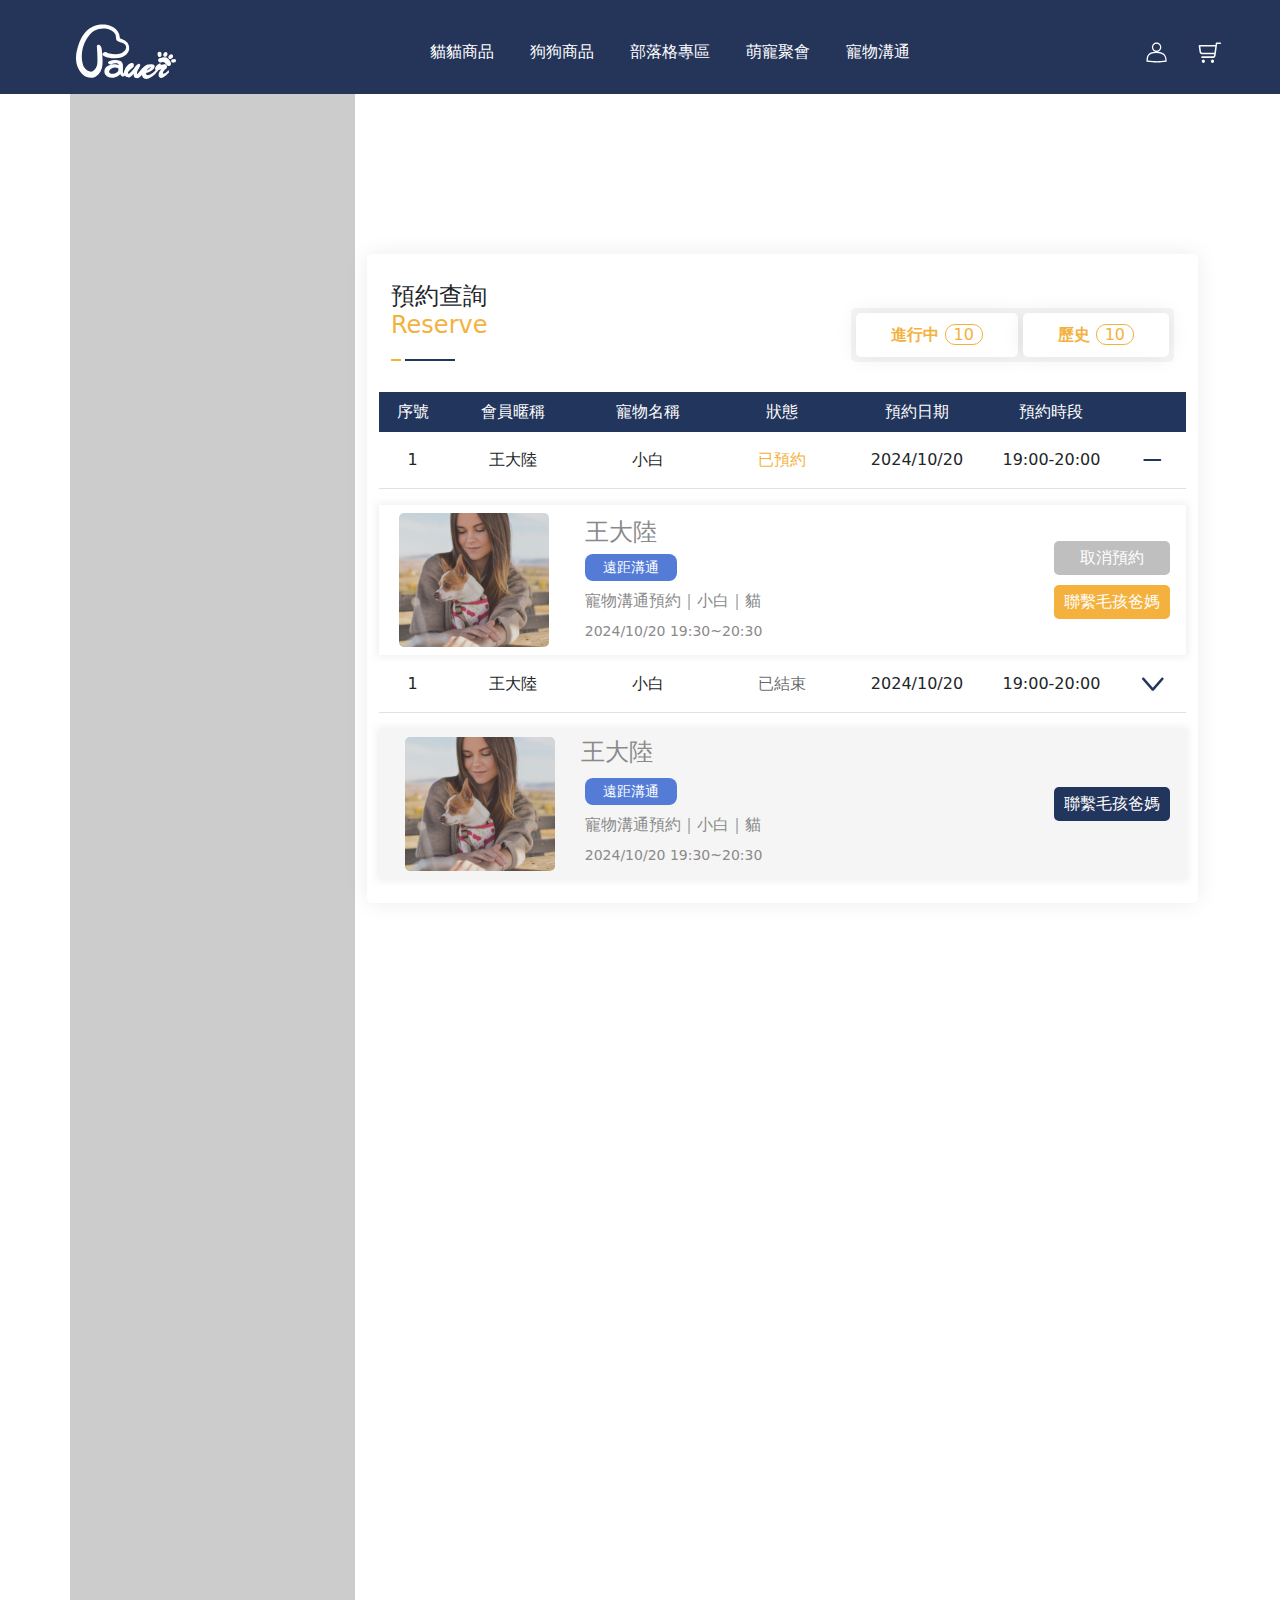
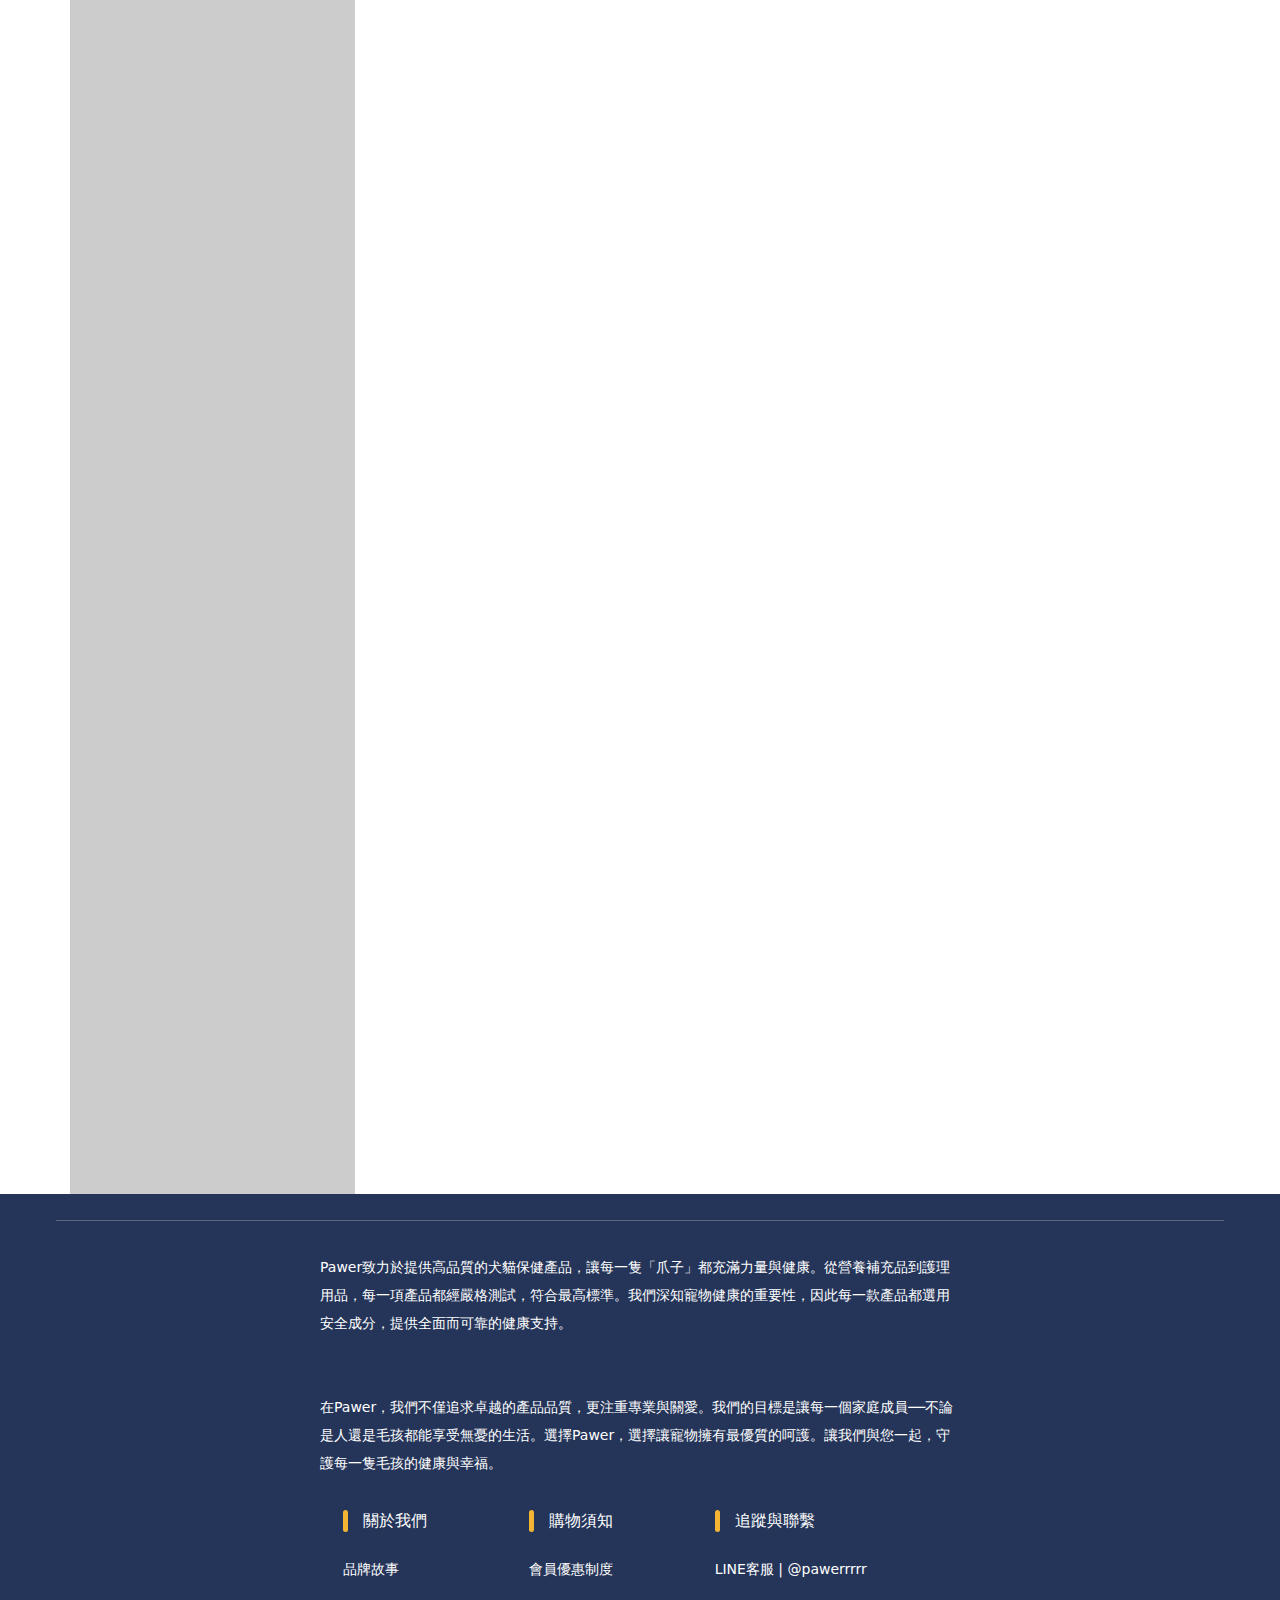
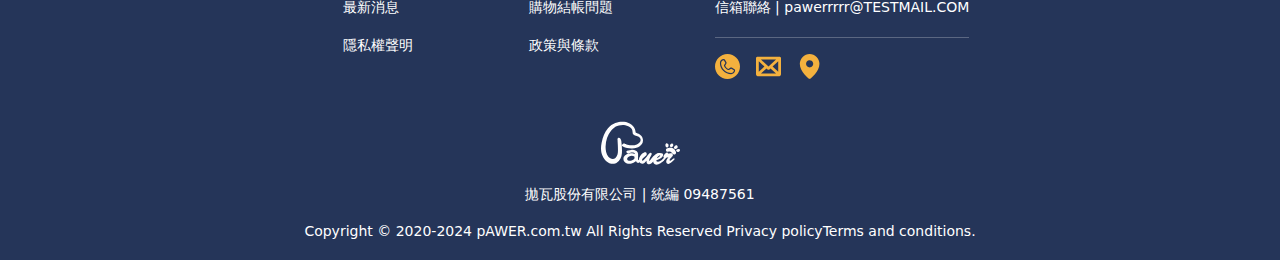
<file: com-reverse.html>
<!DOCTYPE html>
<html lang="en">
  <head>
    <meta charset="UTF-8" />
    <meta name="viewport" content="width=device-width, initial-scale=1.0" />
    <title>Document</title>
    <!-- bootstrap -->
    <link
      href="https://cdn.jsdelivr.net/npm/bootstrap@5.3.3/dist/css/bootstrap.min.css"
      rel="stylesheet"
      integrity="sha384-QWTKZyjpPEjISv5WaRU9OFeRpok6YctnYmDr5pNlyT2bRjXh0JMhjY6hW+ALEwIH"
      crossorigin="anonymous"
    />
    <!-- css -->
    <link rel="stylesheet" href="./css/PT.css" />
    <link rel="stylesheet" href="./css/header.css" />
    <link rel="stylesheet" href="./css/footer.css" />
    <link rel="stylesheet" href="./css/reserve.css" />
  </head>
  <body>
    <header>
      <div class="navbar">
        <div class="navbar-leftbtn">
          <div class="navbar-rwd-listbar">
            <svg
              xmlns="http://www.w3.org/2000/svg"
              width="25"
              height="25"
              viewBox="0 0 25 25"
              fill="none"
            >
              <path
                fill-rule="evenodd"
                clip-rule="evenodd"
                d="M2 21C2 20.7348 2.10536 20.4804 2.29289 20.2929C2.48043 20.1054 2.73478 20 3 20H23C23.2652 20 23.5196 20.1054 23.7071 20.2929C23.8946 20.4804 24 20.7348 24 21C24 21.2652 23.8946 21.5196 23.7071 21.7071C23.5196 21.8946 23.2652 22 23 22H3C2.73478 22 2.48043 21.8946 2.29289 21.7071C2.10536 21.5196 2 21.2652 2 21ZM2 13C2 12.7348 2.10536 12.4804 2.29289 12.2929C2.48043 12.1054 2.73478 12 3 12H23C23.2652 12 23.5196 12.1054 23.7071 12.2929C23.8946 12.4804 24 12.7348 24 13C24 13.2652 23.8946 13.5196 23.7071 13.7071C23.5196 13.8946 23.2652 14 23 14H3C2.73478 14 2.48043 13.8946 2.29289 13.7071C2.10536 13.5196 2 13.2652 2 13ZM2 5C2 4.73478 2.10536 4.48043 2.29289 4.29289C2.48043 4.10536 2.73478 4 3 4H23C23.2652 4 23.5196 4.10536 23.7071 4.29289C23.8946 4.48043 24 4.73478 24 5C24 5.26522 23.8946 5.51957 23.7071 5.70711C23.5196 5.89464 23.2652 6 23 6H3C2.73478 6 2.48043 5.89464 2.29289 5.70711C2.10536 5.51957 2 5.26522 2 5Z"
                fill="white"
              />
            </svg>
          </div>
          <a href="" class="navbar-logo">
            <!-- <img src="./images/icon/LOGO.svg" alt=""> -->
            <svg
              xmlns="http://www.w3.org/2000/svg"
              width="115"
              height="64"
              viewBox="0 0 115 64"
              fill="none"
            >
              <path
                d="M17.4577 61.5838C13.8559 61.5838 10.318 60.2239 7.75069 57.8503C6.43222 56.6315 3.95141 53.9626 2.1665 49.7778C-0.175137 44.2895 -0.620894 38.0282 0.840512 31.167C2.74767 22.2142 5.52378 15.699 9.58074 10.6603C16.647 1.88241 25.5998 0.526332 30.3056 0.5H30.6178C34.7745 0.5 38.0415 0.943876 42.4295 3.21404C45.5253 4.81651 47.835 7.38008 49.2907 10.8352C49.6876 11.7775 50.4117 14.4144 50.359 15.7272C50.3478 16.0112 50.4794 16.1297 51.0681 16.3592C55.0235 17.9109 55.4222 18.1949 56.6053 19.0394C56.7934 19.1729 57.0021 19.3215 57.2504 19.4945C60.0115 21.4017 60.7431 23.5496 61.0723 26.6135C61.6516 32.0152 58.0723 35.0095 55.8868 36.3129C53.5245 37.7235 50.5885 39.0364 45.1661 39.1022C44.946 39.1041 44.7278 39.1059 44.5097 39.1059C39.6007 39.1059 35.9048 38.3856 32.5231 36.7737C32.3181 36.6759 32.1187 36.5649 31.9307 36.4427C31.7727 36.3392 31.626 36.2508 31.4962 36.17C30.5482 35.5869 30.1232 35.2446 30.8379 33.8622C31.2573 33.0515 32.2316 32.1055 33.5952 32.1055C34.0109 32.1055 34.434 32.1939 34.8553 32.3707C35.2052 32.5174 35.555 32.6773 35.8954 32.8334C36.7569 33.2265 37.5713 33.5989 38.3951 33.7813C41.0376 34.3625 43.21 34.6333 45.2281 34.6333C47.6864 34.6333 49.9377 34.2252 52.1139 33.3845C54.6229 32.4139 57.3294 29.9632 57.6435 27.157C57.8523 25.2931 56.9062 23.5966 54.9088 22.2537C53.6994 21.4412 52.2474 21.0387 50.8462 20.6512C48.9992 20.1396 47.2538 19.6563 46.5203 18.2532C46.1366 17.5178 46.0745 16.6244 46.003 15.5899C45.8187 12.9229 45.5911 9.60511 39.6722 6.78198C37.0446 5.52746 33.3507 5.00835 31.957 5.00835H31.8629C23.2036 5.15694 18.9887 8.25655 14.6345 13.5605C9.89483 19.3346 6.91936 27.8435 6.67485 36.3223C6.56576 40.1178 7.29176 47.5377 10.7092 51.273C12.1688 52.8699 14.6138 54.5739 17.1003 54.5739C19.9968 54.5739 22.3873 52.2454 24.0161 47.8368C25.201 44.6318 24.5033 33.8471 24.2399 29.7883C24.1666 28.6598 24.1384 28.1971 24.1478 28.0523C24.1986 27.2492 24.0989 26.6925 24.018 26.2448C23.8882 25.5207 23.7848 24.9508 24.5841 24.3057C24.9941 23.9747 25.5133 23.7941 26.0455 23.7941C26.7809 23.7941 27.4919 24.1364 28.0486 24.759C28.9138 25.7276 29.4009 26.9257 29.5815 28.5281C30.2605 34.5562 30.836 40.4545 30.426 46.3359C30.0103 52.2887 27.4768 56.9362 22.8951 60.1506C21.5748 61.0778 19.6451 61.5875 17.4614 61.5875L17.4577 61.5838Z"
                fill="#FEFDFD"
              />
              <path
                d="M41.5341 61.5838C38.1392 61.5838 35.3386 60.3669 33.849 58.2472C32.6941 56.6033 32.333 54.2786 32.9274 52.3244C33.264 51.2166 34.891 47.517 41.6469 46.396C42.3184 46.2851 43.0688 46.2287 43.8776 46.2287C45.9747 46.2287 48.0963 46.6048 49.3809 47.186C49.3188 47.0054 49.2323 46.7873 49.1251 46.554C48.6944 45.6117 47.3985 45.0268 45.7415 45.0268C45.5195 45.0268 45.292 45.0381 45.0644 45.0588C43.1346 45.2393 42.2337 45.6569 41.5096 45.9954C40.9867 46.2381 40.5353 46.4487 39.9034 46.4487C39.5084 46.4487 39.0758 46.3678 38.5379 46.1967L38.5134 46.1892L38.4909 46.1779C37.4677 45.687 36.8959 45.1208 36.7906 44.5002C36.7417 44.2105 36.7755 43.7742 37.2138 43.3378C37.5711 42.9823 39.0062 42.4049 39.6438 42.1811C41.0168 41.6996 42.4444 41.41 43.887 41.3197C44.4136 41.2858 44.8895 41.2708 45.3409 41.2708C47.4248 41.2708 49.0988 41.6225 50.9382 42.4444C52.5915 43.1836 53.6899 44.8312 53.9513 46.9659C54.0547 47.8086 54.0134 49.3245 53.9682 50.9307C53.9174 52.7608 53.8347 55.787 54.1563 56.3268C54.8353 56.2685 55.0121 55.8736 55.6441 54.2222C55.9751 53.357 56.4284 52.1702 57.1581 50.6392C57.2258 50.4963 57.3688 50.1972 57.6697 50.1972C57.7882 50.1972 57.9029 50.2499 57.9819 50.3402C58.2302 50.6223 58.2208 51.3746 57.6716 55.8134C57.6359 56.0993 57.602 56.3682 57.5738 56.6127L57.6152 56.6654C57.7393 56.8196 57.7167 56.9231 57.6189 57.3556C57.4666 58.0403 57.4139 58.2716 57.081 58.2716H57.034C56.2534 59.5882 55.3694 60.254 54.3989 60.254C54.2165 60.254 54.0303 60.2296 53.8479 60.1807C52.4222 59.8045 52.1965 59.5412 51.5551 58.5989C51.4235 58.4052 51.2749 58.1851 51.0849 57.9218C50.9457 57.7299 50.8555 57.6792 50.8272 57.6792C50.7257 57.6792 50.4849 57.8954 50.2912 58.0685L50.1765 58.1701C48.3897 59.7481 46.4355 60.7919 44.3666 61.2753C43.4939 61.4784 42.514 61.5875 41.5341 61.5875V61.5838ZM44.9252 49.7778C42.151 49.7778 39.23 51.4404 38.2746 53.562C37.953 54.2767 37.9774 54.9745 38.3423 55.5783C38.8764 56.4604 40.0858 57.0378 41.5811 57.1262C41.692 57.1318 41.8049 57.1356 41.9196 57.1356C44.0638 57.1356 46.6951 56.0203 48.179 54.4855C48.7094 53.9344 48.9615 52.9075 48.8035 51.9313C48.6925 51.2448 48.4047 50.7314 48.0098 50.5226C47.075 50.0279 46.0349 49.7778 44.9233 49.7778H44.9252Z"
                fill="#FEFDFD"
              />
              <path
                d="M106.513 48.1621C105.608 48.1621 104.764 47.7258 104.194 46.9621C104.077 46.806 103.963 46.6462 103.848 46.4882C103.6 46.144 103.342 45.7885 103.069 45.4669C101.941 44.1371 100.886 43.5447 99.6517 43.5447C99.3301 43.5447 98.9859 43.5842 98.6267 43.6651C97.9684 43.9114 97.374 44.0375 96.8625 44.0375C95.6794 44.0375 94.8895 43.3961 94.5754 42.1848C94.376 41.4156 94.4757 40.6952 94.865 40.1009C95.275 39.4746 95.9747 39.0533 96.8399 38.9122C97.3759 38.8257 97.865 38.6997 98.337 38.5793C99.0461 38.3968 99.7778 38.2088 100.645 38.1636C100.983 38.1204 101.324 38.0997 101.655 38.0997C104.794 38.0997 107.348 40.0256 108.661 43.3829C108.697 43.4751 108.734 43.5672 108.772 43.6613C108.996 44.218 109.25 44.8481 109.285 45.4857C109.346 46.5973 108.494 47.6994 107.305 48.0493C107.047 48.1245 106.782 48.164 106.517 48.164L106.513 48.1621Z"
                fill="#FEFDFD"
              />
              <path
                d="M111.636 44.2463C110.559 44.2463 109.771 43.682 109.363 42.6137L109.342 42.561L109.338 42.5046C109.304 42.0081 109.511 41.4777 109.91 41.0507C110.527 40.3905 111.522 40.0257 112.712 40.0257C112.75 40.0257 112.848 40.0257 112.848 40.0257H112.868C114.215 40.2006 114.744 40.3774 114.962 41.5435C115.161 42.608 114.565 43.5579 113.514 43.8513C113.448 43.8701 113.371 43.8945 113.28 43.9227C112.88 44.0506 112.274 44.2444 111.635 44.2444L111.636 44.2463Z"
                fill="#FEFDFD"
              />
              <path
                d="M96.1988 37.7611C95.2828 37.7611 94.4327 37.1762 94.1299 36.3374C93.938 35.8032 93.7142 34.9813 93.7424 34.0879C93.7838 32.7882 94.7637 31.8083 96.022 31.8083C96.1085 31.8083 96.195 31.814 96.2815 31.8215C97.6226 31.9644 98.4783 33.0704 98.3617 34.5092C98.3542 34.6032 98.341 34.6973 98.3298 34.7763L98.3222 34.8271V35.3838C98.3185 36.5649 97.6846 37.4546 96.6671 37.7066C96.5185 37.7442 96.3605 37.763 96.2007 37.763L96.1988 37.7611Z"
                fill="#FEFDFD"
              />
              <path
                d="M108.343 40.0671C108.069 40.0671 107.809 40.0144 107.576 39.9129C106.933 39.6289 106.314 38.8709 106.197 38.2201C106.049 37.3982 106.673 36.4615 106.867 36.1945C107.19 35.7487 107.672 35.4628 108.136 35.1863C108.219 35.1374 108.302 35.0866 108.383 35.0377C108.736 34.8196 109.131 34.7048 109.524 34.7048C110.707 34.7048 111.638 35.6866 111.642 36.9374C111.644 37.6088 111.292 38.348 110.679 38.9649C109.991 39.6552 109.118 40.0671 108.345 40.0671H108.343Z"
                fill="#FEFDFD"
              />
              <path
                d="M102.481 37.5637C101.316 37.5637 100.318 36.5593 100.297 35.3706C100.272 33.8885 101.794 32.0321 103.056 32.0039H103.107C104.29 32.0039 105.234 32.9669 105.255 34.1951C105.281 35.7393 103.827 37.5336 102.526 37.5637H102.481Z"
                fill="#FEFDFD"
              />
              <path
                d="M69.978 62.18C69.6018 62.18 69.2275 62.1273 68.8626 62.0239C68.2213 61.8414 67.6928 61.659 67.2226 61.1418L67.2056 61.1211C67.1755 61.0834 67.1454 61.0458 67.1135 61.0082C66.6865 60.4891 66.2464 59.9531 66.3442 57.066C66.1373 57.2804 65.9173 57.5136 65.6916 57.7544C64.1681 59.3738 62.2741 61.39 60.6378 61.39C60.5964 61.39 60.5569 61.39 60.5155 61.3863C58.1212 61.2584 55.3526 59.8402 55.441 56.2685C55.5294 52.9714 56.6692 50.0655 58.6478 48.0869C61.5801 45.1208 63.1618 44.7409 64.2113 44.7409C64.3543 44.7409 64.4841 44.7484 64.6026 44.7541L64.7098 44.7597C65.2646 44.7842 65.7047 44.9722 66.0169 45.3202C66.6207 45.9898 66.5567 47.0468 66.5191 47.6788C66.5116 47.7935 66.506 47.8913 66.506 47.9684C66.506 48.9182 65.2552 49.9188 63.6734 51.1846C61.9186 52.5877 59.9306 54.177 59.8046 55.6704C59.7632 56.1726 59.94 56.6372 60.3481 57.0942C60.3594 57.1074 60.3763 57.1262 60.4422 57.1262C61.6233 57.1262 65.2872 52.8304 67.3204 50.122C67.3542 50.0806 67.4069 50.0054 67.484 49.8963C69.5266 47.0299 71.1046 45.6362 72.3102 45.6362C72.7804 45.6362 73.4312 45.8506 73.8562 46.87C74.2587 47.8367 71.5127 52.1702 71.4864 52.2153C70.6551 53.4981 70.1209 55.2736 70.1209 56.7387C70.1209 56.8422 70.1491 57.177 70.5178 57.177C70.9146 57.177 71.5071 56.3814 72.329 55.2792C73.2544 54.0397 74.5202 52.3432 76.5063 50.3552L76.5214 50.3401L76.5383 50.327C80.6216 47.1032 81.893 46.6688 82.5984 46.6688C83.1645 46.6688 83.4297 46.9941 83.6046 47.2104C83.7494 47.3872 83.7852 47.4154 83.8736 47.4154C83.9977 47.4154 84.3757 47.4154 84.4416 47.7596C84.513 48.1283 84.2215 48.243 83.4466 48.5533C83.0103 48.7264 81.9908 49.1326 81.8554 49.3546C81.5677 49.8229 81.2442 50.3721 80.8699 51.0097C78.4191 55.1889 74.3189 62.1856 69.9799 62.1856L69.978 62.18Z"
                fill="#FEFDFD"
              />
              <path
                d="M80.5972 62.9361C77.3923 62.9361 75.8707 60.0753 75.7841 57.239C75.6845 53.9513 76.8186 50.7577 78.816 48.6963C80.5295 46.9302 82.8598 45.9954 85.5551 45.9954C86.0986 45.9954 86.6648 46.033 87.2403 46.1064L87.3531 46.1214C88.6058 46.2813 90.4998 46.5221 90.4998 48.4349C90.4998 50.1464 89.2152 53.4303 80.6649 56.2873L80.6066 56.9381C80.5709 57.382 80.6762 57.7318 80.9263 58.0026C81.2799 58.3845 81.9476 58.6045 82.7564 58.6045C85.2579 58.6045 88.3443 56.1275 90.385 54.4874C90.5957 54.3181 90.7988 54.1564 90.9907 54.004L91.4534 53.6372L92.0007 55.9469L91.8765 56.0917C89.0327 59.402 84.577 62.9398 80.5991 62.9398L80.5972 62.9361ZM86.1456 49.206C84.5808 49.6179 82.5175 51.0549 81.2969 53.3213C84.2836 52.0291 86.1381 49.7665 86.1645 49.3038C86.1645 49.253 86.1532 49.221 86.1456 49.206Z"
                fill="#FEFDFD"
              />
              <path
                d="M98.0738 61.832C96.1065 61.832 94.9291 60.0471 94.9291 58.3224C94.9291 55.757 96.6218 53.7219 98.1472 51.9276L94.9686 52.631C93.8476 54.3501 92.4614 55.6798 91.1185 56.9682C90.7348 57.3369 90.3361 57.7187 89.9524 58.1024L89.311 58.7437V55.3733L89.4502 55.2604C90.2458 54.6172 90.9793 53.8366 91.7298 52.8285C91.1448 52.6122 90.8966 52.142 90.8966 51.3201C90.8966 48.1772 95.2056 45.0814 96.4036 45.0814C97.0036 45.0814 97.5115 45.5704 97.5115 46.1497C97.5115 46.3923 97.4738 46.6218 97.4174 46.8305C98.0174 46.744 98.5741 46.6613 99.0801 46.586C100.643 46.3528 101.772 46.1835 102.511 46.1835C102.893 46.1835 103.365 46.2211 103.613 46.5202C104.26 47.3384 104.585 48.0644 104.674 48.8769V48.8976L104.676 48.9183C104.676 50.3308 103.807 51.0474 102.889 51.8053L102.83 51.8542C102.121 52.4655 99.791 54.5984 99.791 56.2046C99.791 56.6353 100.267 56.9682 100.677 56.9682C101.886 56.9682 103.684 55.4278 104.995 54.3031C105.403 53.9532 105.789 53.6222 106.107 53.3815L106.59 53.0147L107.023 55.298L106.901 55.4353C105.706 56.7858 100.711 61.832 98.0701 61.832H98.0738Z"
                fill="#FEFDFD"
              />
            </svg>
          </a>
        </div>
        <div class="navbar-list">
          <a href="">貓貓商品</a>
          <a href="">狗狗商品</a>
          <a href="">部落格專區</a>
          <a href="">萌寵聚會</a>
          <a href="">寵物溝通</a>
        </div>
        <div class="navbar-rightbtn">
          <a class="navbar-member">
            <!-- <img src="./images/icon/member.svg" alt=""> -->
            <svg
              xmlns="http://www.w3.org/2000/svg"
              width="25"
              height="25"
              viewBox="0 0 40 40"
              fill="none"
            >
              <path
                fill-rule="evenodd"
                clip-rule="evenodd"
                d="M21.6927 18.8099C25.1278 18.1043 27.7112 15.0638 27.7112 11.4198C27.7112 7.25313 24.3335 3.87537 20.1668 3.87537C16.0001 3.87537 12.6223 7.25313 12.6223 11.4198C12.6223 15.0014 15.118 18 18.4652 18.7716C5.86281 19.1289 4 25.4935 4 34.7115C17.9368 36.4298 24.069 36.4298 36.3334 34.7115C36.3334 25.7253 33.5633 19.4507 21.6927 18.8099ZM25.7112 11.4198C25.7112 14.4819 23.2289 16.9643 20.1668 16.9643C17.1047 16.9643 14.6223 14.4819 14.6223 11.4198C14.6223 8.3577 17.1047 5.87537 20.1668 5.87537C23.2289 5.87537 25.7112 8.3577 25.7112 11.4198ZM34.2932 32.9713C23.8802 34.3508 17.9145 34.3452 6.02799 32.9419C6.15675 29.1294 6.75196 26.3388 8.26532 24.4091C9.90829 22.314 13.0497 20.7557 19.6092 20.7557C26.157 20.7557 29.6517 22.3107 31.5857 24.4992C33.3063 26.4463 34.1122 29.2435 34.2932 32.9713Z"
                fill="white"
              />
            </svg>
          </a>
          <button class="navbar-cart">
            <!-- <img src="./images/icon/cart.svg" alt=""> -->
            <svg
              xmlns="http://www.w3.org/2000/svg"
              width="25"
              height="25"
              viewBox="0 0 40 40"
              fill="none"
            >
              <path
                d="M25.9856 28.6919H7.78285C7.17444 28.6919 6.64416 28.158 6.64416 27.4406C6.64416 26.7232 7.17444 26.1893 7.78285 26.1893H25.7204C26.6095 26.1893 27.1554 25.5219 27.2958 24.5043L29.8538 5.93531C30.0098 4.65068 30.4465 4 32.0375 4H37.5124C38.1363 4 38.6666 4.58393 38.6666 5.25128C38.6666 5.93531 38.1363 6.51925 37.5124 6.51925H32.2403L29.7446 24.838C29.4171 27.207 28.2472 28.6919 25.9856 28.6919ZM28.8556 22.7524H7.75157C5.47433 22.7524 4.30449 21.2509 3.97693 18.8652L2.7291 10.0395C2.69795 9.82262 2.66668 9.55568 2.66668 9.40552C2.66668 8.60471 3.22823 8.05414 4.08607 8.05414H30.2126L30.197 10.5734H5.31833L6.42574 18.5648C6.55059 19.5993 7.06529 20.2499 7.98556 20.2499H28.8867L28.8556 22.7524ZM24.7533 36.8001C23.3495 36.8001 22.2264 35.6156 22.2264 34.0974C22.2264 32.5959 23.3495 31.3946 24.7533 31.3946C26.1727 31.3946 27.2958 32.5959 27.2958 34.0974C27.2958 35.6156 26.1727 36.8001 24.7533 36.8001ZM10.1692 36.8001C8.74983 36.8001 7.62685 35.6156 7.62685 34.0974C7.62685 32.5959 8.74983 31.3946 10.1692 31.3946C11.5731 31.3946 12.7117 32.5959 12.7117 34.0974C12.7117 35.6156 11.5731 36.8001 10.1692 36.8001Z"
                fill="#F9F9F8"
              />
            </svg>
          </button>
        </div>
      </div>
    </header>
    <main class="PT-reserve">
      <div class="container">
        <div class="row">
          <!-- 左側 -->
          <div class="col-3 sidebar"></div>
          <!-- 右側 -->
          <div class="col right-block">
            <div class="reserve-card">
              <div class="container p-4">
                <!-- 標題/篩選按鈕 -->
                <!-- !#功能 篩選 -->
                <div
                  class="row d-flex justify-content-center align-items-center"
                >
                  <!-- 標題 -->
                  <div class="col-12 col-sm-3">
                    <h4>
                      預約查詢 <span style="color: #f4b13e">Reserve</span>
                    </h4>
                    <p>
                      <svg
                        xmlns="http://www.w3.org/2000/svg"
                        width="64"
                        height="2"
                        viewBox="0 0 64 2"
                        fill="none"
                      >
                        <path
                          fill-rule="evenodd"
                          clip-rule="evenodd"
                          d="M10 2H0V0H10V2Z"
                          fill="#F4B13E"
                        />
                        <path
                          fill-rule="evenodd"
                          clip-rule="evenodd"
                          d="M64 2H14V0H64V2Z"
                          fill="#22355C"
                        />
                      </svg>
                    </p>
                  </div>
                  <!-- 按鈕 -->
                  <div class="col-12 col-sm-9 navbutton">
                    <div class="btn-bg">
                      <button type="button" class="btnn">
                        進行中
                        <span class="count">10</span>
                      </button>
                      <button type="button" class="btnn">
                        歷史
                        <span class="count">10</span>
                      </button>
                    </div>
                  </div>
                </div>
                <!-- 清單標題 -->
                <div class="row none title text-center py-2">
                  <div class="col-1">序號</div>
                  <div class="col-2">會員暱稱</div>
                  <div class="col-2 d-none d-lg-block">寵物名稱</div>
                  <div class="col d-none d-lg-block">狀態</div>
                  <div class="col">預約日期</div>
                  <div class="col">預約時段</div>
                  <div class="col-1"></div>
                </div>
                <!-- !map -->
                <!-- 清單明細(已預約) -->
                <!-- !#功能 下拉onclick -->
                <div
                  class="row none text-center justify-content-center align-items-center my-3 pb-3 border-bottom"
                >
                  <div class="col-1">1</div>
                  <div class="col-2">王大陸</div>
                  <div class="col-2 d-none d-lg-block">小白</div>
                  <div class="col d-none d-lg-block">
                    <!-- ! -->
                    <span class="PT-sp-1">已預約 </span>
                  </div>
                  <div class="col">2024/10/20</div>
                  <div class="col">19:00-20:00</div>
                  <!-- ! -->
                  <div class="col-1">
                    <svg
                      class="d-inline"
                      xmlns="http://www.w3.org/2000/svg"
                      width="19"
                      height="3"
                      viewBox="0 0 19 3"
                      fill="none"
                    >
                      <path
                        d="M1.33337 1.12012L17.3334 1.12012"
                        stroke="#22355C"
                        stroke-width="2"
                        stroke-linecap="round"
                      />
                    </svg>
                    <svg
                      class="PT-sp-none"
                      xmlns="http://www.w3.org/2000/svg"
                      width="25"
                      height="25"
                      viewBox="0 0 26 26"
                      fill="none"
                    >
                      <path
                        fill-rule="evenodd"
                        clip-rule="evenodd"
                        d="M2.55963 7.15987C3.12117 6.71792 3.95574 6.78957 4.42369 7.31992L13.3334 17.4176L22.2431 7.31992C22.711 6.78957 23.5456 6.71792 24.1071 7.15987C24.6687 7.60183 24.7445 8.39003 24.2766 8.92037L14.3501 20.1703C14.0987 20.4553 13.7262 20.6201 13.3334 20.6201C12.9406 20.6201 12.5681 20.4553 12.3166 20.1703L2.39017 8.92037C1.92222 8.39003 1.99809 7.60183 2.55963 7.15987Z"
                        fill="#22355C"
                      />
                    </svg>
                  </div>
                </div>
                <!-- !＃判斷 已結束反灰PT-sp-3 -->
                <!-- 清單下拉卡片(已預約) -->
                <div class="row detail-card d-flex">
                  <!-- 頭像 -->
                  <!-- !＃判斷 若取得資料為結束且於手機版?PT-sp-none-rwd -->
                  <div
                    class="col-4 col-md-3 d-flex justify-content-center align-items-center ps-0"
                  >
                    <div class="imgg d-flex py-2">
                      <img src="./images/pic/teacher.png" alt="" />
                    </div>
                  </div>
                  <!-- 內容 -->
                  <div class="col-6 col-md-9 py-2 px-0 d-flex main-1">
                    <div
                      class="col d-flex flex-column justify-content-center align-items-start"
                    >
                      <h5 class="text text-1 m-1">王大陸</h5>
                      <!-- ! -->
                      <p class="m-1 text-2">遠距溝通</p>
                      <!-- ! -->
                      <p class="text text-3 m-1">寵物溝通預約｜小白｜貓</p>
                      <!-- ! -->
                      <p class="text text-4 m-1">2024/10/20 19:30~20:30</p>
                    </div>
                    <!-- 按鈕 -->
                    <!-- !功能 取消/1v1 -->
                    <div
                      class="col d-flex btnn-group-position align-items-center"
                    >
                      <!-- !＃判斷 ?PT-sp-block:PT-sp-none -->
                      <div class="btnn-group me-3">
                        <button class="btnn btnn-1 m-0 PT-sp-block">
                          取消預約
                        </button>
                        <button class="btnn btnn-2 m-0 PT-sp-block">
                          聯繫毛孩爸媽
                        </button>
                        <button class="btnn btnn-3 m-0 PT-sp-none">
                          聯繫毛孩爸媽
                        </button>
                      </div>
                    </div>
                  </div>
                  <!-- 手機版狀態 -->
                  <!-- !＃判斷 若狀態為進行中?PT-sp-1 : PT-sp-2-->
                  <div
                    class="PT-sp-1 col-2 status d-block d-md-none py-2 px-0 text-end"
                  >
                    已預約
                    <!-- !PT-sp-4 -->
                    <p class="d-none">遠距溝通</p>
                  </div>
                </div>
                <!-- 清單明細(已結束) -->
                <div
                  class="row none text-center justify-content-center align-items-center my-3 pb-3 border-bottom"
                >
                  <div class="col-1">1</div>
                  <div class="col-2">王大陸</div>
                  <div class="col-2 d-none d-lg-block">小白</div>
                  <div class="col d-none d-lg-block">
                    <span class="PT-sp-2">已結束</span>
                  </div>
                  <div class="col">2024/10/20</div>
                  <div class="col">19:00-20:00</div>
                  <div class="col-1">
                    <svg
                      xmlns="http://www.w3.org/2000/svg"
                      width="25"
                      height="25"
                      viewBox="0 0 26 26"
                      fill="none"
                    >
                      <path
                        fill-rule="evenodd"
                        clip-rule="evenodd"
                        d="M2.55963 7.15987C3.12117 6.71792 3.95574 6.78957 4.42369 7.31992L13.3334 17.4176L22.2431 7.31992C22.711 6.78957 23.5456 6.71792 24.1071 7.15987C24.6687 7.60183 24.7445 8.39003 24.2766 8.92037L14.3501 20.1703C14.0987 20.4553 13.7262 20.6201 13.3334 20.6201C12.9406 20.6201 12.5681 20.4553 12.3166 20.1703L2.39017 8.92037C1.92222 8.39003 1.99809 7.60183 2.55963 7.15987Z"
                        fill="#22355C"
                      />
                    </svg>
                  </div>
                </div>

                <!-- demo2(已結束) -->
                <div class="row detail-card d-flex mt-3 PT-sp-3">
                  <!-- 頭像 -->
                  <div
                    class="col-4 col-md-3 d-flex justify-content-center align-items-center PT-sp-none-rwd"
                  >
                    <div class="imgg d-flex py-2">
                      <img src="./images/pic/teacher.png" alt="" />
                    </div>
                  </div>
                  <!-- 內容 -->
                  <div class="col-6 col-md-9 py-2 px-0 d-flex main-1">
                    <div
                      class="col d-flex flex-column justify-content-center align-items-start"
                    >
                      <h5 class="text text-1 mb-2">王大陸</h5>
                      <p class="m-1 text-2 PT-sp-none-rwd">遠距溝通</p>
                      <p class="text text-3 m-1 PT-sp-none-rwd">
                        寵物溝通預約｜小白｜貓
                      </p>
                      <p class="text text-4 m-1">2024/10/20 19:30~20:30</p>
                    </div>
                    <div
                      class="col d-flex btnn-group-position align-items-center"
                    >
                      <!-- 按鈕 -->
                      <div class="btnn-group me-3">
                        <button class="btnn btnn-1 m-0 PT-sp-none">
                          取消預約
                        </button>
                        <button class="btnn btnn-2 m-0 PT-sp-none">
                          聯繫毛孩爸媽
                        </button>
                        <button class="btnn btnn-3 m-0 PT-sp-block">
                          聯繫毛孩爸媽
                        </button>
                      </div>
                    </div>
                  </div>
                  <!-- 手機版狀態 -->
                  <div class="col status d-block d-md-none py-2 px-0 text-end">
                    <p>已結束</p>
                    <p class="PT-sp-4">遠距溝通</p>
                  </div>
                </div>
              </div>
            </div>
          </div>
        </div>
      </div>
    </main>
    <footer>
      <div class="footer-wrapper">
        <div class="footer-top-wrapper">
          <div class="footer-top-hr">
            <hr />
          </div>
        </div>
        <div class="footer-section">
          <div class="footer-col">
            <div class="footer-col footer-endcontent footer-left-content-text">
              Pawer致力於提供高品質的犬貓保健產品，讓每一隻「爪子」都充滿力量與健康。從營養補充品到護理用品，每一項產品都經嚴格測試，符合最高標準。我們深知寵物健康的重要性，因此每一款產品都選用安全成分，提供全面而可靠的健康支持。<br /><br /><br />在Pawer，我們不僅追求卓越的產品品質，更注重專業與關愛。我們的目標是讓每一個家庭成員──不論是人還是毛孩都能享受無憂的生活。選擇Pawer，選擇讓寵物擁有最優質的呵護。讓我們與您一起，守護每一隻毛孩的健康與幸福。
            </div>
            <div class="footer-col">
              <div class="footer-box">
                <ul>
                  <li class="title">關於我們</li>
                  <li>品牌故事</li>
                  <li>最新消息</li>
                  <li>隱私權聲明</li>
                </ul>
              </div>
              <div class="footer-box">
                <ul>
                  <li class="title">購物須知</li>
                  <li>會員優惠制度</li>
                  <li>購物結帳問題</li>
                  <li>政策與條款</li>
                </ul>
              </div>
              <div class="footer-box">
                <ul>
                  <li class="title">追蹤與聯繫</li>
                  <li>LINE客服 | @pawerrrrr</li>
                  <li>信箱聯絡 | pawerrrrr@TESTMAIL.COM</li>
                  <hr />
                  <li class="footer-icon">
                    <svg
                      xmlns="http://www.w3.org/2000/svg"
                      width="25"
                      height="25"
                      viewBox="0 0 80 80"
                      fill="none"
                    >
                      <path
                        d="M43.1154 51.5594C43.6887 51.5256 44.2453 51.3535 44.7376 51.0579L51.7025 46.8792L60.5559 51.9381C60.4836 54.2412 59.5206 56.4265 57.8697 58.0339C56.2187 59.6414 54.0084 60.5456 51.7042 60.5563H51.6586C47.4464 60.5563 43.2756 59.7259 39.3846 58.1126C35.4937 56.4992 31.9589 54.1347 28.9826 51.1541C26.0063 48.1735 23.6468 44.6355 22.039 40.7422C20.4312 36.849 19.6067 32.677 19.6127 28.4648C19.6234 26.1606 20.5276 23.9503 22.1351 22.2994C23.7425 20.6484 25.9278 19.6854 28.2309 19.6132L33.2898 28.4665L29.1111 35.4314C28.8156 35.9238 28.6436 36.4804 28.6097 37.0538C28.5759 37.6271 28.6813 38.2001 28.9168 38.7238C31.4187 44.2927 35.8765 48.7504 41.4454 51.2522C41.9691 51.4879 42.5421 51.5933 43.1154 51.5594Z"
                        fill="#F4B13E"
                      />
                      <path
                        fill-rule="evenodd"
                        clip-rule="evenodd"
                        d="M40 80C62.0914 80 80 62.0914 80 40C80 17.9086 62.0914 0 40 0C17.9086 0 0 17.9086 0 40C0 62.0914 17.9086 80 40 80ZM28.1101 15.7441C29.542 15.6992 30.8816 16.4488 31.5924 17.6927L36.6513 26.5461C37.3459 27.7616 37.33 29.2575 36.6097 30.4581L32.5146 37.2835C34.6178 41.8713 38.2983 45.5517 42.886 47.6549L49.7114 43.5598C50.9119 42.8395 52.4079 42.8236 53.6234 43.5182L62.4768 48.5771C63.7207 49.2879 64.4703 50.6275 64.4254 52.0594C64.3217 55.3646 62.9398 58.5006 60.5705 60.8074C58.2012 63.1142 55.0294 64.4119 51.7227 64.4272L51.7047 64.4273H51.659C46.9381 64.4272 42.2634 63.4965 37.9025 61.6883C33.5415 59.8801 29.5798 57.2299 26.244 53.8893C22.9081 50.5488 20.2636 46.5833 18.4616 42.2198C16.6596 37.8562 15.7355 33.1803 15.7422 28.4593L15.7423 28.4468C15.7576 25.1401 17.0552 21.9683 19.3621 19.599C21.6689 17.2297 24.8049 15.8478 28.1101 15.7441Z"
                        fill="#F4B13E"
                      />
                    </svg>
                    <svg
                      xmlns="http://www.w3.org/2000/svg"
                      width="25"
                      height="25"
                      viewBox="0 0 80 80"
                      fill="none"
                    >
                      <path
                        d="M79.9946 13.3358C79.9926 13.2554 79.9885 13.175 79.9823 13.0949C79.977 13.0263 79.9702 12.9583 79.9618 12.8908C79.9526 12.8157 79.9409 12.741 79.9277 12.6663C79.9152 12.5957 79.9018 12.5258 79.8861 12.4565C79.87 12.3858 79.8513 12.3157 79.8318 12.2457C79.8121 12.1756 79.7918 12.1062 79.7689 12.0377C79.7463 11.9693 79.7208 11.902 79.6947 11.8347C79.6683 11.7671 79.6416 11.7001 79.6121 11.6342C79.5826 11.5684 79.5508 11.5035 79.5179 11.4388C79.485 11.3738 79.4513 11.3096 79.4153 11.2465C79.3801 11.1848 79.3426 11.1241 79.3043 11.0638C79.2636 10.9998 79.2216 10.9369 79.1779 10.8752C79.1385 10.8197 79.0975 10.7649 79.0551 10.711C79.0053 10.6474 78.9539 10.5854 78.9008 10.5248C78.8769 10.4974 78.8565 10.4682 78.8317 10.4413C78.8108 10.4185 78.7876 10.3991 78.7665 10.3769C78.7118 10.3196 78.6552 10.2646 78.5977 10.2104C78.5462 10.1618 78.4945 10.1138 78.4411 10.0681C78.387 10.0219 78.3312 9.97802 78.2749 9.93434C78.2147 9.88767 78.1547 9.8413 78.0926 9.79808C78.0378 9.75983 77.981 9.72437 77.9244 9.68857C77.859 9.64725 77.7937 9.60602 77.7266 9.5684C77.6671 9.53495 77.6056 9.50475 77.5443 9.474C77.4779 9.44073 77.4117 9.40727 77.3441 9.37743C77.2772 9.34813 77.2088 9.32236 77.1405 9.29623C77.0754 9.27146 77.0108 9.24623 76.9448 9.22462C76.8726 9.20084 76.799 9.18085 76.7253 9.16078C76.6596 9.14287 76.5943 9.12488 76.5281 9.11004C76.4551 9.09367 76.3809 9.08083 76.3064 9.06819C76.2359 9.05616 76.1654 9.04448 76.0943 9.03581C76.0247 9.0274 75.9545 9.02171 75.8838 9.01656C75.8051 9.01077 75.7265 9.00634 75.6474 9.00462C75.6165 9.00398 75.5867 9 75.5555 9H4.44444C4.41388 9 4.38422 9.00398 4.35366 9.00461C4.27354 9.00624 4.19379 9.01076 4.11386 9.01673C4.0446 9.02179 3.97571 9.02731 3.90733 9.03554C3.83464 9.0444 3.7623 9.05633 3.68996 9.06872C3.61744 9.0812 3.5451 9.09368 3.47366 9.10959C3.40548 9.12478 3.33821 9.14341 3.27057 9.16186C3.19878 9.18149 3.12716 9.20083 3.057 9.22398C2.989 9.24622 2.92227 9.27217 2.85517 9.29776C2.7888 9.32317 2.72243 9.34813 2.65769 9.3767C2.58788 9.40726 2.51989 9.44162 2.45171 9.47589C2.39221 9.50573 2.33271 9.53503 2.27502 9.5674C2.2063 9.60583 2.13957 9.64806 2.07266 9.69036C2.01732 9.72536 1.96198 9.75999 1.90827 9.79733C1.84552 9.8411 1.78456 9.88803 1.72382 9.93532C1.66812 9.97854 1.61296 10.0218 1.55961 10.0675C1.50572 10.1135 1.45364 10.1619 1.40174 10.2109C1.34441 10.265 1.28817 10.3198 1.23373 10.3768C1.21239 10.399 1.18924 10.4184 1.16827 10.4412C1.14349 10.4682 1.12306 10.4974 1.09918 10.5248C1.04602 10.5855 0.994596 10.6475 0.944922 10.711C0.902604 10.765 0.861673 10.8198 0.822129 10.8752C0.778363 10.9368 0.736408 10.9998 0.695719 11.0638C0.657378 11.1241 0.619945 11.1848 0.584678 11.2464C0.548693 11.3095 0.515048 11.3738 0.482141 11.4387C0.449226 11.5034 0.417396 11.5684 0.387919 11.6344C0.358441 11.7001 0.331678 11.7669 0.305456 11.8343C0.279233 11.9018 0.253733 11.9693 0.230948 12.0376C0.208159 12.1062 0.187904 12.1757 0.168193 12.2457C0.148663 12.3157 0.130044 12.3858 0.113941 12.4565C0.0982074 12.5257 0.0848221 12.5957 0.0723443 12.6662C0.0591443 12.7409 0.047389 12.8156 0.0381668 12.8908C0.0296655 12.9583 0.0228533 13.0263 0.0177299 13.0948C0.0114015 13.1751 0.00730225 13.2555 0.00543312 13.3358C0.00470349 13.3723 0 13.4077 0 13.4444V63.8148C0.0006064 64.8445 0.216651 65.8627 0.634247 66.8039C1.05184 67.7451 1.66175 68.5885 2.42477 69.2799L2.42514 69.2803C3.78421 70.5286 5.5621 71.2215 7.40741 71.2222H72.5926C74.4372 71.2215 76.2145 70.5291 77.5734 69.2817L77.5787 69.2769C78.3406 68.5855 78.9497 67.7424 79.3666 66.8018C79.7836 65.8611 79.9994 64.8437 80 63.8148V13.4444C80 13.4077 79.9953 13.3723 79.9946 13.3358ZM8.88889 23.5476L26.9582 40.1112L8.88889 56.6749V23.5476ZM43.5127 36.7878L43.5113 36.7892L40 40.0079L15.8702 17.8889H64.1298L43.5127 36.7878ZM33.5355 46.1403L36.9969 49.3133C37.8165 50.0647 38.8881 50.4815 40 50.4815C41.1119 50.4815 42.1835 50.0647 43.0031 49.3133L46.4647 46.1403L64.13 62.3333H15.8702L33.5355 46.1403ZM53.0418 40.1111L71.1111 23.5476V56.6745L53.0418 40.1111Z"
                        fill="#F4B13E"
                      />
                    </svg>
                    <svg
                      xmlns="http://www.w3.org/2000/svg"
                      width="25"
                      height="25"
                      viewBox="0 0 80 80"
                      fill="none"
                    >
                      <path
                        d="M40.4286 0C32.0962 0.00988651 24.108 3.32428 18.2161 9.21613C12.3243 15.108 9.00989 23.0962 9 31.4286C9 58.3203 37.5714 78.6328 38.7879 79.4838C39.2691 79.8198 39.8417 80 40.4286 80C41.0154 80 41.5881 79.8198 42.0692 79.4838C43.2857 78.6328 71.8571 58.3203 71.8571 31.4286C71.8473 23.0962 68.5329 15.108 62.641 9.21613C56.7491 3.32428 48.7609 0.00988556 40.4286 0ZM40.4307 20.001C42.691 20.001 44.9006 20.6713 46.78 21.9271C48.6595 23.1829 50.1243 24.9678 50.9893 27.0561C51.8543 29.1444 52.0806 31.4423 51.6396 33.6592C51.1987 35.8761 50.1102 37.9125 48.5119 39.5108C46.9136 41.1091 44.8772 42.1976 42.6603 42.6386C40.4433 43.0796 38.1454 42.8532 36.0571 41.9882C33.9688 41.1232 32.1839 39.6584 30.9282 37.779C29.6724 35.8996 29.0021 33.69 29.0021 31.4296C29.0021 29.9288 29.2976 28.4426 29.872 27.056C30.4463 25.6694 31.2881 24.4095 32.3493 23.3483C33.4106 22.287 34.6705 21.4452 36.0571 20.8709C37.4437 20.2966 38.9298 20.001 40.4307 20.001Z"
                        fill="#F4B13E"
                      />
                    </svg>
                  </li>
                </ul>
              </div>
            </div>
          </div>
        </div>
        <div class="footer-section">
          <div class="footer-col">
            <svg
              xmlns="http://www.w3.org/2000/svg"
              width="95"
              height="65"
              viewBox="0 0 115 64"
              fill="none"
              class="footer-last-text"
            >
              <path
                d="M17.4577 61.5838C13.8559 61.5838 10.318 60.2239 7.75069 57.8503C6.43222 56.6315 3.95141 53.9626 2.1665 49.7778C-0.175137 44.2895 -0.620894 38.0282 0.840512 31.167C2.74767 22.2142 5.52378 15.699 9.58074 10.6603C16.647 1.88241 25.5998 0.526332 30.3056 0.5H30.6178C34.7745 0.5 38.0415 0.943876 42.4295 3.21404C45.5253 4.81651 47.835 7.38008 49.2907 10.8352C49.6876 11.7775 50.4117 14.4144 50.359 15.7272C50.3478 16.0112 50.4794 16.1297 51.0681 16.3592C55.0235 17.9109 55.4222 18.1949 56.6053 19.0394C56.7934 19.1729 57.0021 19.3215 57.2504 19.4945C60.0115 21.4017 60.7431 23.5496 61.0723 26.6135C61.6516 32.0152 58.0723 35.0095 55.8868 36.3129C53.5245 37.7235 50.5885 39.0364 45.1661 39.1022C44.946 39.1041 44.7278 39.1059 44.5097 39.1059C39.6007 39.1059 35.9048 38.3856 32.5231 36.7737C32.3181 36.6759 32.1187 36.5649 31.9307 36.4427C31.7727 36.3392 31.626 36.2508 31.4962 36.17C30.5482 35.5869 30.1232 35.2446 30.8379 33.8622C31.2573 33.0515 32.2316 32.1055 33.5952 32.1055C34.0109 32.1055 34.434 32.1939 34.8553 32.3707C35.2052 32.5174 35.555 32.6773 35.8954 32.8334C36.7569 33.2265 37.5713 33.5989 38.3951 33.7813C41.0376 34.3625 43.21 34.6333 45.2281 34.6333C47.6864 34.6333 49.9377 34.2252 52.1139 33.3845C54.6229 32.4139 57.3294 29.9632 57.6435 27.157C57.8523 25.2931 56.9062 23.5966 54.9088 22.2537C53.6994 21.4412 52.2474 21.0387 50.8462 20.6512C48.9992 20.1396 47.2538 19.6563 46.5203 18.2532C46.1366 17.5178 46.0745 16.6244 46.003 15.5899C45.8187 12.9229 45.5911 9.60511 39.6722 6.78198C37.0446 5.52746 33.3507 5.00835 31.957 5.00835H31.8629C23.2036 5.15694 18.9887 8.25655 14.6345 13.5605C9.89483 19.3346 6.91936 27.8435 6.67485 36.3223C6.56576 40.1178 7.29176 47.5377 10.7092 51.273C12.1688 52.8699 14.6138 54.5739 17.1003 54.5739C19.9968 54.5739 22.3873 52.2454 24.0161 47.8368C25.201 44.6318 24.5033 33.8471 24.2399 29.7883C24.1666 28.6598 24.1384 28.1971 24.1478 28.0523C24.1986 27.2492 24.0989 26.6925 24.018 26.2448C23.8882 25.5207 23.7848 24.9508 24.5841 24.3057C24.9941 23.9747 25.5133 23.7941 26.0455 23.7941C26.7809 23.7941 27.4919 24.1364 28.0486 24.759C28.9138 25.7276 29.4009 26.9257 29.5815 28.5281C30.2605 34.5562 30.836 40.4545 30.426 46.3359C30.0103 52.2887 27.4768 56.9362 22.8951 60.1506C21.5748 61.0778 19.6451 61.5875 17.4614 61.5875L17.4577 61.5838Z"
                fill="#FEFDFD"
              />
              <path
                d="M41.5341 61.5838C38.1392 61.5838 35.3386 60.3669 33.849 58.2472C32.6941 56.6033 32.333 54.2786 32.9274 52.3244C33.264 51.2166 34.891 47.517 41.6469 46.396C42.3184 46.2851 43.0688 46.2287 43.8776 46.2287C45.9747 46.2287 48.0963 46.6048 49.3809 47.186C49.3188 47.0054 49.2323 46.7873 49.1251 46.554C48.6944 45.6117 47.3985 45.0268 45.7415 45.0268C45.5195 45.0268 45.292 45.0381 45.0644 45.0588C43.1346 45.2393 42.2337 45.6569 41.5096 45.9954C40.9867 46.2381 40.5353 46.4487 39.9034 46.4487C39.5084 46.4487 39.0758 46.3678 38.5379 46.1967L38.5134 46.1892L38.4909 46.1779C37.4677 45.687 36.8959 45.1208 36.7906 44.5002C36.7417 44.2105 36.7755 43.7742 37.2138 43.3378C37.5711 42.9823 39.0062 42.4049 39.6438 42.1811C41.0168 41.6996 42.4444 41.41 43.887 41.3197C44.4136 41.2858 44.8895 41.2708 45.3409 41.2708C47.4248 41.2708 49.0988 41.6225 50.9382 42.4444C52.5915 43.1836 53.6899 44.8312 53.9513 46.9659C54.0547 47.8086 54.0134 49.3245 53.9682 50.9307C53.9174 52.7608 53.8347 55.787 54.1563 56.3268C54.8353 56.2685 55.0121 55.8736 55.6441 54.2222C55.9751 53.357 56.4284 52.1702 57.1581 50.6392C57.2258 50.4963 57.3688 50.1972 57.6697 50.1972C57.7882 50.1972 57.9029 50.2499 57.9819 50.3402C58.2302 50.6223 58.2208 51.3746 57.6716 55.8134C57.6359 56.0993 57.602 56.3682 57.5738 56.6127L57.6152 56.6654C57.7393 56.8196 57.7167 56.9231 57.6189 57.3556C57.4666 58.0403 57.4139 58.2716 57.081 58.2716H57.034C56.2534 59.5882 55.3694 60.254 54.3989 60.254C54.2165 60.254 54.0303 60.2296 53.8479 60.1807C52.4222 59.8045 52.1965 59.5412 51.5551 58.5989C51.4235 58.4052 51.2749 58.1851 51.0849 57.9218C50.9457 57.7299 50.8555 57.6792 50.8272 57.6792C50.7257 57.6792 50.4849 57.8954 50.2912 58.0685L50.1765 58.1701C48.3897 59.7481 46.4355 60.7919 44.3666 61.2753C43.4939 61.4784 42.514 61.5875 41.5341 61.5875V61.5838ZM44.9252 49.7778C42.151 49.7778 39.23 51.4404 38.2746 53.562C37.953 54.2767 37.9774 54.9745 38.3423 55.5783C38.8764 56.4604 40.0858 57.0378 41.5811 57.1262C41.692 57.1318 41.8049 57.1356 41.9196 57.1356C44.0638 57.1356 46.6951 56.0203 48.179 54.4855C48.7094 53.9344 48.9615 52.9075 48.8035 51.9313C48.6925 51.2448 48.4047 50.7314 48.0098 50.5226C47.075 50.0279 46.0349 49.7778 44.9233 49.7778H44.9252Z"
                fill="#FEFDFD"
              />
              <path
                d="M106.513 48.1621C105.608 48.1621 104.764 47.7258 104.194 46.9621C104.077 46.806 103.963 46.6462 103.848 46.4882C103.6 46.144 103.342 45.7885 103.069 45.4669C101.941 44.1371 100.886 43.5447 99.6517 43.5447C99.3301 43.5447 98.9859 43.5842 98.6267 43.6651C97.9684 43.9114 97.374 44.0375 96.8625 44.0375C95.6794 44.0375 94.8895 43.3961 94.5754 42.1848C94.376 41.4156 94.4757 40.6952 94.865 40.1009C95.275 39.4746 95.9747 39.0533 96.8399 38.9122C97.3759 38.8257 97.865 38.6997 98.337 38.5793C99.0461 38.3968 99.7778 38.2088 100.645 38.1636C100.983 38.1204 101.324 38.0997 101.655 38.0997C104.794 38.0997 107.348 40.0256 108.661 43.3829C108.697 43.4751 108.734 43.5672 108.772 43.6613C108.996 44.218 109.25 44.8481 109.285 45.4857C109.346 46.5973 108.494 47.6994 107.305 48.0493C107.047 48.1245 106.782 48.164 106.517 48.164L106.513 48.1621Z"
                fill="#FEFDFD"
              />
              <path
                d="M111.636 44.2463C110.559 44.2463 109.771 43.682 109.363 42.6137L109.342 42.561L109.338 42.5046C109.304 42.0081 109.511 41.4777 109.91 41.0507C110.527 40.3905 111.522 40.0257 112.712 40.0257C112.75 40.0257 112.848 40.0257 112.848 40.0257H112.868C114.215 40.2006 114.744 40.3774 114.962 41.5435C115.161 42.608 114.565 43.5579 113.514 43.8513C113.448 43.8701 113.371 43.8945 113.28 43.9227C112.88 44.0506 112.274 44.2444 111.635 44.2444L111.636 44.2463Z"
                fill="#FEFDFD"
              />
              <path
                d="M96.1988 37.7611C95.2828 37.7611 94.4327 37.1762 94.1299 36.3374C93.938 35.8032 93.7142 34.9813 93.7424 34.0879C93.7838 32.7882 94.7637 31.8083 96.022 31.8083C96.1085 31.8083 96.195 31.814 96.2815 31.8215C97.6226 31.9644 98.4783 33.0704 98.3617 34.5092C98.3542 34.6032 98.341 34.6973 98.3298 34.7763L98.3222 34.8271V35.3838C98.3185 36.5649 97.6846 37.4546 96.6671 37.7066C96.5185 37.7442 96.3605 37.763 96.2007 37.763L96.1988 37.7611Z"
                fill="#FEFDFD"
              />
              <path
                d="M108.343 40.0671C108.069 40.0671 107.809 40.0144 107.576 39.9129C106.933 39.6289 106.314 38.8709 106.197 38.2201C106.049 37.3982 106.673 36.4615 106.867 36.1945C107.19 35.7487 107.672 35.4628 108.136 35.1863C108.219 35.1374 108.302 35.0866 108.383 35.0377C108.736 34.8196 109.131 34.7048 109.524 34.7048C110.707 34.7048 111.638 35.6866 111.642 36.9374C111.644 37.6088 111.292 38.348 110.679 38.9649C109.991 39.6552 109.118 40.0671 108.345 40.0671H108.343Z"
                fill="#FEFDFD"
              />
              <path
                d="M102.481 37.5637C101.316 37.5637 100.318 36.5593 100.297 35.3706C100.272 33.8885 101.794 32.0321 103.056 32.0039H103.107C104.29 32.0039 105.234 32.9669 105.255 34.1951C105.281 35.7393 103.827 37.5336 102.526 37.5637H102.481Z"
                fill="#FEFDFD"
              />
              <path
                d="M69.978 62.18C69.6018 62.18 69.2275 62.1273 68.8626 62.0239C68.2213 61.8414 67.6928 61.659 67.2226 61.1418L67.2056 61.1211C67.1755 61.0834 67.1454 61.0458 67.1135 61.0082C66.6865 60.4891 66.2464 59.9531 66.3442 57.066C66.1373 57.2804 65.9173 57.5136 65.6916 57.7544C64.1681 59.3738 62.2741 61.39 60.6378 61.39C60.5964 61.39 60.5569 61.39 60.5155 61.3863C58.1212 61.2584 55.3526 59.8402 55.441 56.2685C55.5294 52.9714 56.6692 50.0655 58.6478 48.0869C61.5801 45.1208 63.1618 44.7409 64.2113 44.7409C64.3543 44.7409 64.4841 44.7484 64.6026 44.7541L64.7098 44.7597C65.2646 44.7842 65.7047 44.9722 66.0169 45.3202C66.6207 45.9898 66.5567 47.0468 66.5191 47.6788C66.5116 47.7935 66.506 47.8913 66.506 47.9684C66.506 48.9182 65.2552 49.9188 63.6734 51.1846C61.9186 52.5877 59.9306 54.177 59.8046 55.6704C59.7632 56.1726 59.94 56.6372 60.3481 57.0942C60.3594 57.1074 60.3763 57.1262 60.4422 57.1262C61.6233 57.1262 65.2872 52.8304 67.3204 50.122C67.3542 50.0806 67.4069 50.0054 67.484 49.8963C69.5266 47.0299 71.1046 45.6362 72.3102 45.6362C72.7804 45.6362 73.4312 45.8506 73.8562 46.87C74.2587 47.8367 71.5127 52.1702 71.4864 52.2153C70.6551 53.4981 70.1209 55.2736 70.1209 56.7387C70.1209 56.8422 70.1491 57.177 70.5178 57.177C70.9146 57.177 71.5071 56.3814 72.329 55.2792C73.2544 54.0397 74.5202 52.3432 76.5063 50.3552L76.5214 50.3401L76.5383 50.327C80.6216 47.1032 81.893 46.6688 82.5984 46.6688C83.1645 46.6688 83.4297 46.9941 83.6046 47.2104C83.7494 47.3872 83.7852 47.4154 83.8736 47.4154C83.9977 47.4154 84.3757 47.4154 84.4416 47.7596C84.513 48.1283 84.2215 48.243 83.4466 48.5533C83.0103 48.7264 81.9908 49.1326 81.8554 49.3546C81.5677 49.8229 81.2442 50.3721 80.8699 51.0097C78.4191 55.1889 74.3189 62.1856 69.9799 62.1856L69.978 62.18Z"
                fill="#FEFDFD"
              />
              <path
                d="M80.5972 62.9361C77.3923 62.9361 75.8707 60.0753 75.7841 57.239C75.6845 53.9513 76.8186 50.7577 78.816 48.6963C80.5295 46.9302 82.8598 45.9954 85.5551 45.9954C86.0986 45.9954 86.6648 46.033 87.2403 46.1064L87.3531 46.1214C88.6058 46.2813 90.4998 46.5221 90.4998 48.4349C90.4998 50.1464 89.2152 53.4303 80.6649 56.2873L80.6066 56.9381C80.5709 57.382 80.6762 57.7318 80.9263 58.0026C81.2799 58.3845 81.9476 58.6045 82.7564 58.6045C85.2579 58.6045 88.3443 56.1275 90.385 54.4874C90.5957 54.3181 90.7988 54.1564 90.9907 54.004L91.4534 53.6372L92.0007 55.9469L91.8765 56.0917C89.0327 59.402 84.577 62.9398 80.5991 62.9398L80.5972 62.9361ZM86.1456 49.206C84.5808 49.6179 82.5175 51.0549 81.2969 53.3213C84.2836 52.0291 86.1381 49.7665 86.1645 49.3038C86.1645 49.253 86.1532 49.221 86.1456 49.206Z"
                fill="#FEFDFD"
              />
              <path
                d="M98.0738 61.832C96.1065 61.832 94.9291 60.0471 94.9291 58.3224C94.9291 55.757 96.6218 53.7219 98.1472 51.9276L94.9686 52.631C93.8476 54.3501 92.4614 55.6798 91.1185 56.9682C90.7348 57.3369 90.3361 57.7187 89.9524 58.1024L89.311 58.7437V55.3733L89.4502 55.2604C90.2458 54.6172 90.9793 53.8366 91.7298 52.8285C91.1448 52.6122 90.8966 52.142 90.8966 51.3201C90.8966 48.1772 95.2056 45.0814 96.4036 45.0814C97.0036 45.0814 97.5115 45.5704 97.5115 46.1497C97.5115 46.3923 97.4738 46.6218 97.4174 46.8305C98.0174 46.744 98.5741 46.6613 99.0801 46.586C100.643 46.3528 101.772 46.1835 102.511 46.1835C102.893 46.1835 103.365 46.2211 103.613 46.5202C104.26 47.3384 104.585 48.0644 104.674 48.8769V48.8976L104.676 48.9183C104.676 50.3308 103.807 51.0474 102.889 51.8053L102.83 51.8542C102.121 52.4655 99.791 54.5984 99.791 56.2046C99.791 56.6353 100.267 56.9682 100.677 56.9682C101.886 56.9682 103.684 55.4278 104.995 54.3031C105.403 53.9532 105.789 53.6222 106.107 53.3815L106.59 53.0147L107.023 55.298L106.901 55.4353C105.706 56.7858 100.711 61.832 98.0701 61.832H98.0738Z"
                fill="#FEFDFD"
              />
            </svg>
          </div>
          <div class="footer-last-text">拋瓦股份有限公司 | 統編 09487561</div>
          <div class="footer-last-text">
            Copyright © 2020-2024 pAWER.com.tw All Rights Reserved Privacy
            policyTerms and conditions.
          </div>
        </div>
      </div>
    </footer>
  </body>
</html>
</file>
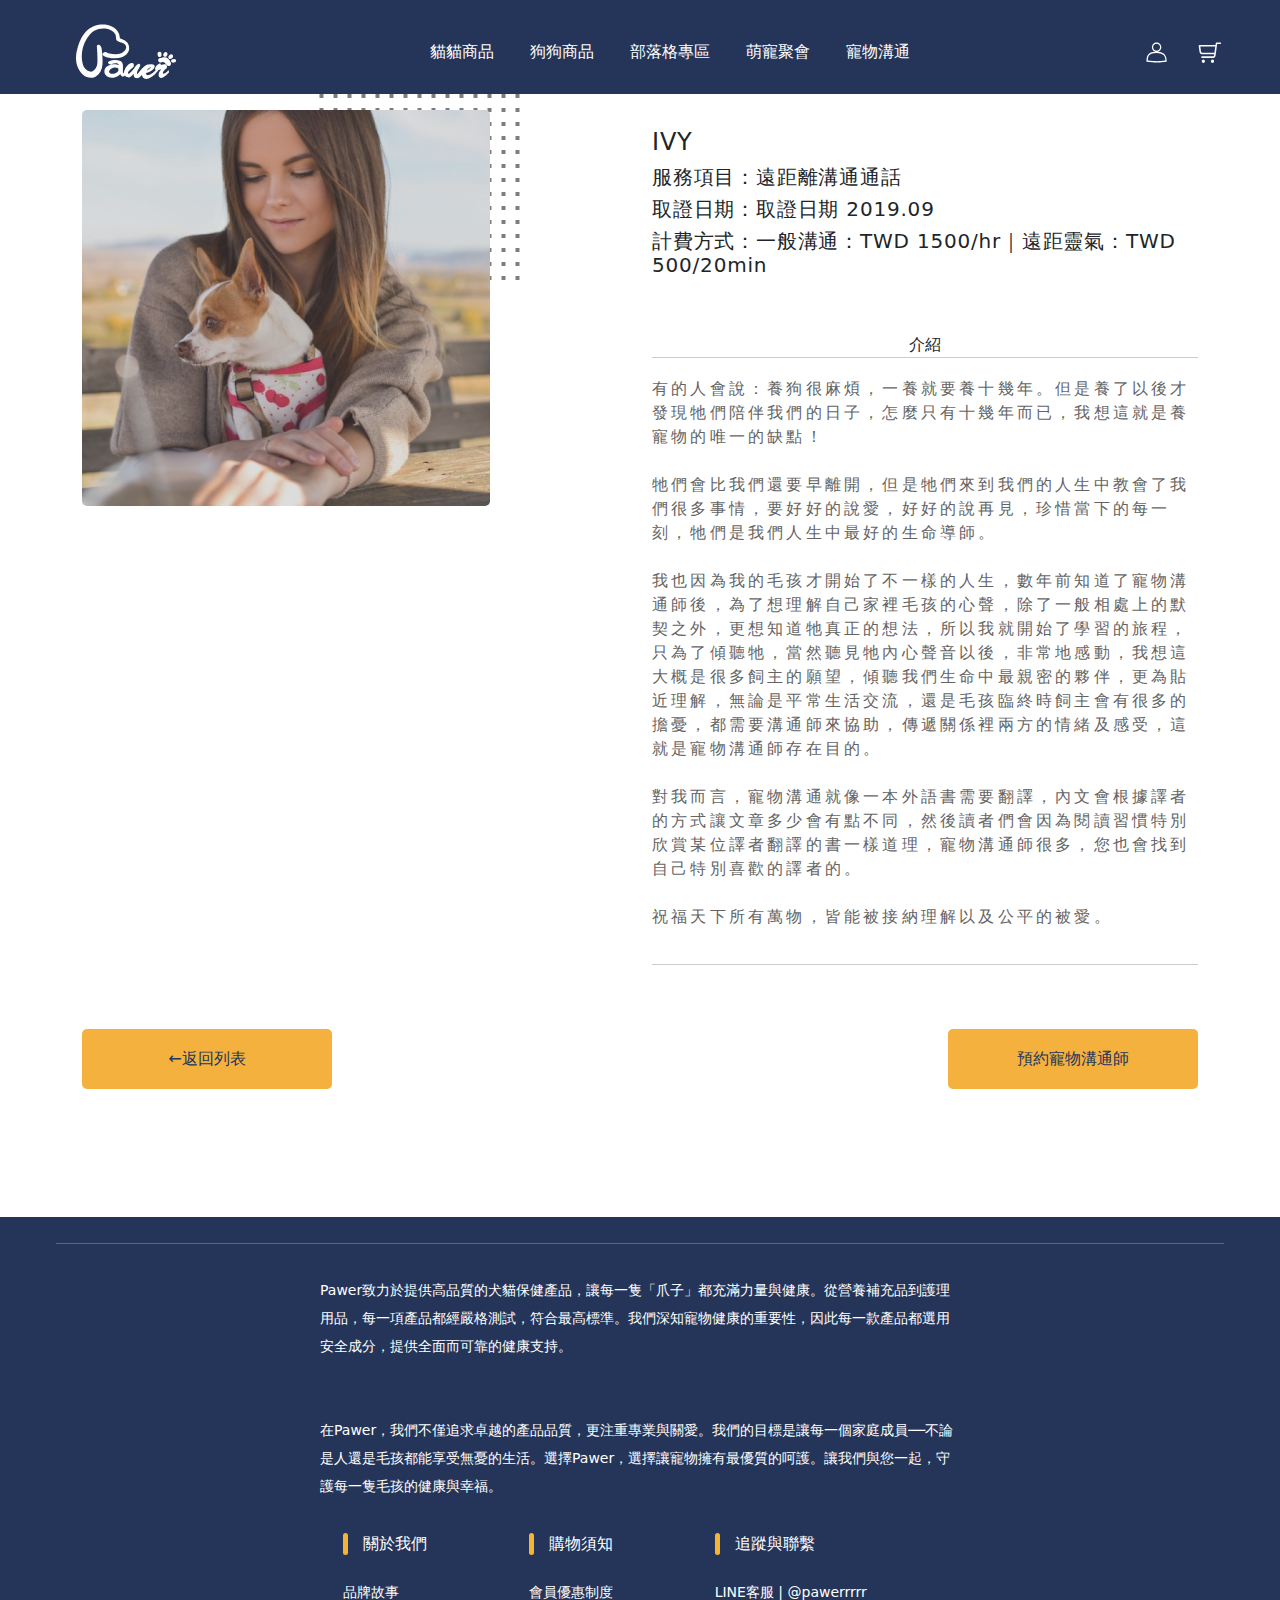
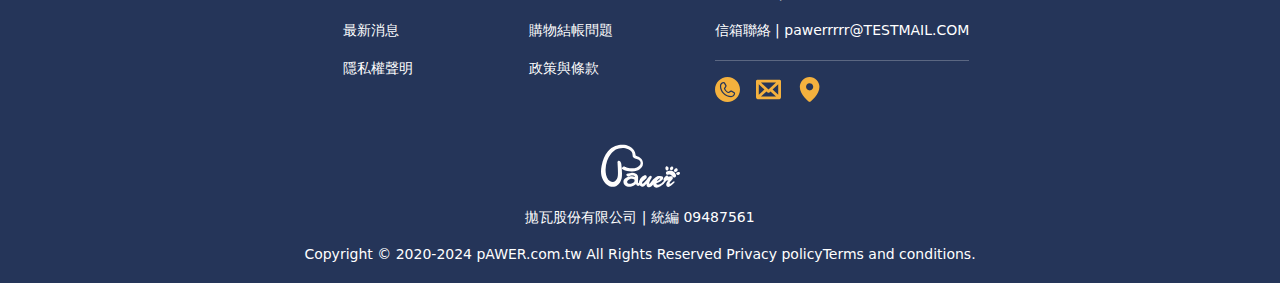
<file: detail.html>
<!DOCTYPE html>
<html lang="en">
  <head>
    <meta charset="UTF-8" />
    <meta name="viewport" content="width=device-width, initial-scale=1.0" />
    <link
      href="https://cdn.jsdelivr.net/npm/bootstrap@5.3.3/dist/css/bootstrap.min.css"
      rel="stylesheet"
      integrity="sha384-QWTKZyjpPEjISv5WaRU9OFeRpok6YctnYmDr5pNlyT2bRjXh0JMhjY6hW+ALEwIH"
      crossorigin="anonymous"
    />
    <link rel="stylesheet" href="./css/header.css" />
    <link rel="stylesheet" href="./css/footer.css" />
    <link rel="stylesheet" href="./css/detail.css" />
    <title>/Communicator/[id]</title>
  </head>
  <body>
    <header>
      <div class="navbar">
        <div class="navbar-leftbtn">
          <div class="navbar-rwd-listbar">
            <svg
              xmlns="http://www.w3.org/2000/svg"
              width="25"
              height="25"
              viewBox="0 0 25 25"
              fill="none"
            >
              <path
                fill-rule="evenodd"
                clip-rule="evenodd"
                d="M2 21C2 20.7348 2.10536 20.4804 2.29289 20.2929C2.48043 20.1054 2.73478 20 3 20H23C23.2652 20 23.5196 20.1054 23.7071 20.2929C23.8946 20.4804 24 20.7348 24 21C24 21.2652 23.8946 21.5196 23.7071 21.7071C23.5196 21.8946 23.2652 22 23 22H3C2.73478 22 2.48043 21.8946 2.29289 21.7071C2.10536 21.5196 2 21.2652 2 21ZM2 13C2 12.7348 2.10536 12.4804 2.29289 12.2929C2.48043 12.1054 2.73478 12 3 12H23C23.2652 12 23.5196 12.1054 23.7071 12.2929C23.8946 12.4804 24 12.7348 24 13C24 13.2652 23.8946 13.5196 23.7071 13.7071C23.5196 13.8946 23.2652 14 23 14H3C2.73478 14 2.48043 13.8946 2.29289 13.7071C2.10536 13.5196 2 13.2652 2 13ZM2 5C2 4.73478 2.10536 4.48043 2.29289 4.29289C2.48043 4.10536 2.73478 4 3 4H23C23.2652 4 23.5196 4.10536 23.7071 4.29289C23.8946 4.48043 24 4.73478 24 5C24 5.26522 23.8946 5.51957 23.7071 5.70711C23.5196 5.89464 23.2652 6 23 6H3C2.73478 6 2.48043 5.89464 2.29289 5.70711C2.10536 5.51957 2 5.26522 2 5Z"
                fill="white"
              />
            </svg>
          </div>
          <a href="" class="navbar-logo">
            <!-- <img src="./images/icon/LOGO.svg" alt=""> -->
            <svg
              xmlns="http://www.w3.org/2000/svg"
              width="115"
              height="64"
              viewBox="0 0 115 64"
              fill="none"
            >
              <path
                d="M17.4577 61.5838C13.8559 61.5838 10.318 60.2239 7.75069 57.8503C6.43222 56.6315 3.95141 53.9626 2.1665 49.7778C-0.175137 44.2895 -0.620894 38.0282 0.840512 31.167C2.74767 22.2142 5.52378 15.699 9.58074 10.6603C16.647 1.88241 25.5998 0.526332 30.3056 0.5H30.6178C34.7745 0.5 38.0415 0.943876 42.4295 3.21404C45.5253 4.81651 47.835 7.38008 49.2907 10.8352C49.6876 11.7775 50.4117 14.4144 50.359 15.7272C50.3478 16.0112 50.4794 16.1297 51.0681 16.3592C55.0235 17.9109 55.4222 18.1949 56.6053 19.0394C56.7934 19.1729 57.0021 19.3215 57.2504 19.4945C60.0115 21.4017 60.7431 23.5496 61.0723 26.6135C61.6516 32.0152 58.0723 35.0095 55.8868 36.3129C53.5245 37.7235 50.5885 39.0364 45.1661 39.1022C44.946 39.1041 44.7278 39.1059 44.5097 39.1059C39.6007 39.1059 35.9048 38.3856 32.5231 36.7737C32.3181 36.6759 32.1187 36.5649 31.9307 36.4427C31.7727 36.3392 31.626 36.2508 31.4962 36.17C30.5482 35.5869 30.1232 35.2446 30.8379 33.8622C31.2573 33.0515 32.2316 32.1055 33.5952 32.1055C34.0109 32.1055 34.434 32.1939 34.8553 32.3707C35.2052 32.5174 35.555 32.6773 35.8954 32.8334C36.7569 33.2265 37.5713 33.5989 38.3951 33.7813C41.0376 34.3625 43.21 34.6333 45.2281 34.6333C47.6864 34.6333 49.9377 34.2252 52.1139 33.3845C54.6229 32.4139 57.3294 29.9632 57.6435 27.157C57.8523 25.2931 56.9062 23.5966 54.9088 22.2537C53.6994 21.4412 52.2474 21.0387 50.8462 20.6512C48.9992 20.1396 47.2538 19.6563 46.5203 18.2532C46.1366 17.5178 46.0745 16.6244 46.003 15.5899C45.8187 12.9229 45.5911 9.60511 39.6722 6.78198C37.0446 5.52746 33.3507 5.00835 31.957 5.00835H31.8629C23.2036 5.15694 18.9887 8.25655 14.6345 13.5605C9.89483 19.3346 6.91936 27.8435 6.67485 36.3223C6.56576 40.1178 7.29176 47.5377 10.7092 51.273C12.1688 52.8699 14.6138 54.5739 17.1003 54.5739C19.9968 54.5739 22.3873 52.2454 24.0161 47.8368C25.201 44.6318 24.5033 33.8471 24.2399 29.7883C24.1666 28.6598 24.1384 28.1971 24.1478 28.0523C24.1986 27.2492 24.0989 26.6925 24.018 26.2448C23.8882 25.5207 23.7848 24.9508 24.5841 24.3057C24.9941 23.9747 25.5133 23.7941 26.0455 23.7941C26.7809 23.7941 27.4919 24.1364 28.0486 24.759C28.9138 25.7276 29.4009 26.9257 29.5815 28.5281C30.2605 34.5562 30.836 40.4545 30.426 46.3359C30.0103 52.2887 27.4768 56.9362 22.8951 60.1506C21.5748 61.0778 19.6451 61.5875 17.4614 61.5875L17.4577 61.5838Z"
                fill="#FEFDFD"
              />
              <path
                d="M41.5341 61.5838C38.1392 61.5838 35.3386 60.3669 33.849 58.2472C32.6941 56.6033 32.333 54.2786 32.9274 52.3244C33.264 51.2166 34.891 47.517 41.6469 46.396C42.3184 46.2851 43.0688 46.2287 43.8776 46.2287C45.9747 46.2287 48.0963 46.6048 49.3809 47.186C49.3188 47.0054 49.2323 46.7873 49.1251 46.554C48.6944 45.6117 47.3985 45.0268 45.7415 45.0268C45.5195 45.0268 45.292 45.0381 45.0644 45.0588C43.1346 45.2393 42.2337 45.6569 41.5096 45.9954C40.9867 46.2381 40.5353 46.4487 39.9034 46.4487C39.5084 46.4487 39.0758 46.3678 38.5379 46.1967L38.5134 46.1892L38.4909 46.1779C37.4677 45.687 36.8959 45.1208 36.7906 44.5002C36.7417 44.2105 36.7755 43.7742 37.2138 43.3378C37.5711 42.9823 39.0062 42.4049 39.6438 42.1811C41.0168 41.6996 42.4444 41.41 43.887 41.3197C44.4136 41.2858 44.8895 41.2708 45.3409 41.2708C47.4248 41.2708 49.0988 41.6225 50.9382 42.4444C52.5915 43.1836 53.6899 44.8312 53.9513 46.9659C54.0547 47.8086 54.0134 49.3245 53.9682 50.9307C53.9174 52.7608 53.8347 55.787 54.1563 56.3268C54.8353 56.2685 55.0121 55.8736 55.6441 54.2222C55.9751 53.357 56.4284 52.1702 57.1581 50.6392C57.2258 50.4963 57.3688 50.1972 57.6697 50.1972C57.7882 50.1972 57.9029 50.2499 57.9819 50.3402C58.2302 50.6223 58.2208 51.3746 57.6716 55.8134C57.6359 56.0993 57.602 56.3682 57.5738 56.6127L57.6152 56.6654C57.7393 56.8196 57.7167 56.9231 57.6189 57.3556C57.4666 58.0403 57.4139 58.2716 57.081 58.2716H57.034C56.2534 59.5882 55.3694 60.254 54.3989 60.254C54.2165 60.254 54.0303 60.2296 53.8479 60.1807C52.4222 59.8045 52.1965 59.5412 51.5551 58.5989C51.4235 58.4052 51.2749 58.1851 51.0849 57.9218C50.9457 57.7299 50.8555 57.6792 50.8272 57.6792C50.7257 57.6792 50.4849 57.8954 50.2912 58.0685L50.1765 58.1701C48.3897 59.7481 46.4355 60.7919 44.3666 61.2753C43.4939 61.4784 42.514 61.5875 41.5341 61.5875V61.5838ZM44.9252 49.7778C42.151 49.7778 39.23 51.4404 38.2746 53.562C37.953 54.2767 37.9774 54.9745 38.3423 55.5783C38.8764 56.4604 40.0858 57.0378 41.5811 57.1262C41.692 57.1318 41.8049 57.1356 41.9196 57.1356C44.0638 57.1356 46.6951 56.0203 48.179 54.4855C48.7094 53.9344 48.9615 52.9075 48.8035 51.9313C48.6925 51.2448 48.4047 50.7314 48.0098 50.5226C47.075 50.0279 46.0349 49.7778 44.9233 49.7778H44.9252Z"
                fill="#FEFDFD"
              />
              <path
                d="M106.513 48.1621C105.608 48.1621 104.764 47.7258 104.194 46.9621C104.077 46.806 103.963 46.6462 103.848 46.4882C103.6 46.144 103.342 45.7885 103.069 45.4669C101.941 44.1371 100.886 43.5447 99.6517 43.5447C99.3301 43.5447 98.9859 43.5842 98.6267 43.6651C97.9684 43.9114 97.374 44.0375 96.8625 44.0375C95.6794 44.0375 94.8895 43.3961 94.5754 42.1848C94.376 41.4156 94.4757 40.6952 94.865 40.1009C95.275 39.4746 95.9747 39.0533 96.8399 38.9122C97.3759 38.8257 97.865 38.6997 98.337 38.5793C99.0461 38.3968 99.7778 38.2088 100.645 38.1636C100.983 38.1204 101.324 38.0997 101.655 38.0997C104.794 38.0997 107.348 40.0256 108.661 43.3829C108.697 43.4751 108.734 43.5672 108.772 43.6613C108.996 44.218 109.25 44.8481 109.285 45.4857C109.346 46.5973 108.494 47.6994 107.305 48.0493C107.047 48.1245 106.782 48.164 106.517 48.164L106.513 48.1621Z"
                fill="#FEFDFD"
              />
              <path
                d="M111.636 44.2463C110.559 44.2463 109.771 43.682 109.363 42.6137L109.342 42.561L109.338 42.5046C109.304 42.0081 109.511 41.4777 109.91 41.0507C110.527 40.3905 111.522 40.0257 112.712 40.0257C112.75 40.0257 112.848 40.0257 112.848 40.0257H112.868C114.215 40.2006 114.744 40.3774 114.962 41.5435C115.161 42.608 114.565 43.5579 113.514 43.8513C113.448 43.8701 113.371 43.8945 113.28 43.9227C112.88 44.0506 112.274 44.2444 111.635 44.2444L111.636 44.2463Z"
                fill="#FEFDFD"
              />
              <path
                d="M96.1988 37.7611C95.2828 37.7611 94.4327 37.1762 94.1299 36.3374C93.938 35.8032 93.7142 34.9813 93.7424 34.0879C93.7838 32.7882 94.7637 31.8083 96.022 31.8083C96.1085 31.8083 96.195 31.814 96.2815 31.8215C97.6226 31.9644 98.4783 33.0704 98.3617 34.5092C98.3542 34.6032 98.341 34.6973 98.3298 34.7763L98.3222 34.8271V35.3838C98.3185 36.5649 97.6846 37.4546 96.6671 37.7066C96.5185 37.7442 96.3605 37.763 96.2007 37.763L96.1988 37.7611Z"
                fill="#FEFDFD"
              />
              <path
                d="M108.343 40.0671C108.069 40.0671 107.809 40.0144 107.576 39.9129C106.933 39.6289 106.314 38.8709 106.197 38.2201C106.049 37.3982 106.673 36.4615 106.867 36.1945C107.19 35.7487 107.672 35.4628 108.136 35.1863C108.219 35.1374 108.302 35.0866 108.383 35.0377C108.736 34.8196 109.131 34.7048 109.524 34.7048C110.707 34.7048 111.638 35.6866 111.642 36.9374C111.644 37.6088 111.292 38.348 110.679 38.9649C109.991 39.6552 109.118 40.0671 108.345 40.0671H108.343Z"
                fill="#FEFDFD"
              />
              <path
                d="M102.481 37.5637C101.316 37.5637 100.318 36.5593 100.297 35.3706C100.272 33.8885 101.794 32.0321 103.056 32.0039H103.107C104.29 32.0039 105.234 32.9669 105.255 34.1951C105.281 35.7393 103.827 37.5336 102.526 37.5637H102.481Z"
                fill="#FEFDFD"
              />
              <path
                d="M69.978 62.18C69.6018 62.18 69.2275 62.1273 68.8626 62.0239C68.2213 61.8414 67.6928 61.659 67.2226 61.1418L67.2056 61.1211C67.1755 61.0834 67.1454 61.0458 67.1135 61.0082C66.6865 60.4891 66.2464 59.9531 66.3442 57.066C66.1373 57.2804 65.9173 57.5136 65.6916 57.7544C64.1681 59.3738 62.2741 61.39 60.6378 61.39C60.5964 61.39 60.5569 61.39 60.5155 61.3863C58.1212 61.2584 55.3526 59.8402 55.441 56.2685C55.5294 52.9714 56.6692 50.0655 58.6478 48.0869C61.5801 45.1208 63.1618 44.7409 64.2113 44.7409C64.3543 44.7409 64.4841 44.7484 64.6026 44.7541L64.7098 44.7597C65.2646 44.7842 65.7047 44.9722 66.0169 45.3202C66.6207 45.9898 66.5567 47.0468 66.5191 47.6788C66.5116 47.7935 66.506 47.8913 66.506 47.9684C66.506 48.9182 65.2552 49.9188 63.6734 51.1846C61.9186 52.5877 59.9306 54.177 59.8046 55.6704C59.7632 56.1726 59.94 56.6372 60.3481 57.0942C60.3594 57.1074 60.3763 57.1262 60.4422 57.1262C61.6233 57.1262 65.2872 52.8304 67.3204 50.122C67.3542 50.0806 67.4069 50.0054 67.484 49.8963C69.5266 47.0299 71.1046 45.6362 72.3102 45.6362C72.7804 45.6362 73.4312 45.8506 73.8562 46.87C74.2587 47.8367 71.5127 52.1702 71.4864 52.2153C70.6551 53.4981 70.1209 55.2736 70.1209 56.7387C70.1209 56.8422 70.1491 57.177 70.5178 57.177C70.9146 57.177 71.5071 56.3814 72.329 55.2792C73.2544 54.0397 74.5202 52.3432 76.5063 50.3552L76.5214 50.3401L76.5383 50.327C80.6216 47.1032 81.893 46.6688 82.5984 46.6688C83.1645 46.6688 83.4297 46.9941 83.6046 47.2104C83.7494 47.3872 83.7852 47.4154 83.8736 47.4154C83.9977 47.4154 84.3757 47.4154 84.4416 47.7596C84.513 48.1283 84.2215 48.243 83.4466 48.5533C83.0103 48.7264 81.9908 49.1326 81.8554 49.3546C81.5677 49.8229 81.2442 50.3721 80.8699 51.0097C78.4191 55.1889 74.3189 62.1856 69.9799 62.1856L69.978 62.18Z"
                fill="#FEFDFD"
              />
              <path
                d="M80.5972 62.9361C77.3923 62.9361 75.8707 60.0753 75.7841 57.239C75.6845 53.9513 76.8186 50.7577 78.816 48.6963C80.5295 46.9302 82.8598 45.9954 85.5551 45.9954C86.0986 45.9954 86.6648 46.033 87.2403 46.1064L87.3531 46.1214C88.6058 46.2813 90.4998 46.5221 90.4998 48.4349C90.4998 50.1464 89.2152 53.4303 80.6649 56.2873L80.6066 56.9381C80.5709 57.382 80.6762 57.7318 80.9263 58.0026C81.2799 58.3845 81.9476 58.6045 82.7564 58.6045C85.2579 58.6045 88.3443 56.1275 90.385 54.4874C90.5957 54.3181 90.7988 54.1564 90.9907 54.004L91.4534 53.6372L92.0007 55.9469L91.8765 56.0917C89.0327 59.402 84.577 62.9398 80.5991 62.9398L80.5972 62.9361ZM86.1456 49.206C84.5808 49.6179 82.5175 51.0549 81.2969 53.3213C84.2836 52.0291 86.1381 49.7665 86.1645 49.3038C86.1645 49.253 86.1532 49.221 86.1456 49.206Z"
                fill="#FEFDFD"
              />
              <path
                d="M98.0738 61.832C96.1065 61.832 94.9291 60.0471 94.9291 58.3224C94.9291 55.757 96.6218 53.7219 98.1472 51.9276L94.9686 52.631C93.8476 54.3501 92.4614 55.6798 91.1185 56.9682C90.7348 57.3369 90.3361 57.7187 89.9524 58.1024L89.311 58.7437V55.3733L89.4502 55.2604C90.2458 54.6172 90.9793 53.8366 91.7298 52.8285C91.1448 52.6122 90.8966 52.142 90.8966 51.3201C90.8966 48.1772 95.2056 45.0814 96.4036 45.0814C97.0036 45.0814 97.5115 45.5704 97.5115 46.1497C97.5115 46.3923 97.4738 46.6218 97.4174 46.8305C98.0174 46.744 98.5741 46.6613 99.0801 46.586C100.643 46.3528 101.772 46.1835 102.511 46.1835C102.893 46.1835 103.365 46.2211 103.613 46.5202C104.26 47.3384 104.585 48.0644 104.674 48.8769V48.8976L104.676 48.9183C104.676 50.3308 103.807 51.0474 102.889 51.8053L102.83 51.8542C102.121 52.4655 99.791 54.5984 99.791 56.2046C99.791 56.6353 100.267 56.9682 100.677 56.9682C101.886 56.9682 103.684 55.4278 104.995 54.3031C105.403 53.9532 105.789 53.6222 106.107 53.3815L106.59 53.0147L107.023 55.298L106.901 55.4353C105.706 56.7858 100.711 61.832 98.0701 61.832H98.0738Z"
                fill="#FEFDFD"
              />
            </svg>
          </a>
        </div>
        <div class="navbar-list">
          <a href="">貓貓商品</a>
          <a href="">狗狗商品</a>
          <a href="">部落格專區</a>
          <a href="">萌寵聚會</a>
          <a href="">寵物溝通</a>
        </div>
        <div class="navbar-rightbtn">
          <a class="navbar-member">
            <!-- <img src="./images/icon/member.svg" alt=""> -->
            <svg
              xmlns="http://www.w3.org/2000/svg"
              width="25"
              height="25"
              viewBox="0 0 40 40"
              fill="none"
            >
              <path
                fill-rule="evenodd"
                clip-rule="evenodd"
                d="M21.6927 18.8099C25.1278 18.1043 27.7112 15.0638 27.7112 11.4198C27.7112 7.25313 24.3335 3.87537 20.1668 3.87537C16.0001 3.87537 12.6223 7.25313 12.6223 11.4198C12.6223 15.0014 15.118 18 18.4652 18.7716C5.86281 19.1289 4 25.4935 4 34.7115C17.9368 36.4298 24.069 36.4298 36.3334 34.7115C36.3334 25.7253 33.5633 19.4507 21.6927 18.8099ZM25.7112 11.4198C25.7112 14.4819 23.2289 16.9643 20.1668 16.9643C17.1047 16.9643 14.6223 14.4819 14.6223 11.4198C14.6223 8.3577 17.1047 5.87537 20.1668 5.87537C23.2289 5.87537 25.7112 8.3577 25.7112 11.4198ZM34.2932 32.9713C23.8802 34.3508 17.9145 34.3452 6.02799 32.9419C6.15675 29.1294 6.75196 26.3388 8.26532 24.4091C9.90829 22.314 13.0497 20.7557 19.6092 20.7557C26.157 20.7557 29.6517 22.3107 31.5857 24.4992C33.3063 26.4463 34.1122 29.2435 34.2932 32.9713Z"
                fill="white"
              />
            </svg>
          </a>
          <button class="navbar-cart">
            <!-- <img src="./images/icon/cart.svg" alt=""> -->
            <svg
              xmlns="http://www.w3.org/2000/svg"
              width="25"
              height="25"
              viewBox="0 0 40 40"
              fill="none"
            >
              <path
                d="M25.9856 28.6919H7.78285C7.17444 28.6919 6.64416 28.158 6.64416 27.4406C6.64416 26.7232 7.17444 26.1893 7.78285 26.1893H25.7204C26.6095 26.1893 27.1554 25.5219 27.2958 24.5043L29.8538 5.93531C30.0098 4.65068 30.4465 4 32.0375 4H37.5124C38.1363 4 38.6666 4.58393 38.6666 5.25128C38.6666 5.93531 38.1363 6.51925 37.5124 6.51925H32.2403L29.7446 24.838C29.4171 27.207 28.2472 28.6919 25.9856 28.6919ZM28.8556 22.7524H7.75157C5.47433 22.7524 4.30449 21.2509 3.97693 18.8652L2.7291 10.0395C2.69795 9.82262 2.66668 9.55568 2.66668 9.40552C2.66668 8.60471 3.22823 8.05414 4.08607 8.05414H30.2126L30.197 10.5734H5.31833L6.42574 18.5648C6.55059 19.5993 7.06529 20.2499 7.98556 20.2499H28.8867L28.8556 22.7524ZM24.7533 36.8001C23.3495 36.8001 22.2264 35.6156 22.2264 34.0974C22.2264 32.5959 23.3495 31.3946 24.7533 31.3946C26.1727 31.3946 27.2958 32.5959 27.2958 34.0974C27.2958 35.6156 26.1727 36.8001 24.7533 36.8001ZM10.1692 36.8001C8.74983 36.8001 7.62685 35.6156 7.62685 34.0974C7.62685 32.5959 8.74983 31.3946 10.1692 31.3946C11.5731 31.3946 12.7117 32.5959 12.7117 34.0974C12.7117 35.6156 11.5731 36.8001 10.1692 36.8001Z"
                fill="#F9F9F8"
              />
            </svg>
          </button>
        </div>
      </div>
    </header>
    <main class="PT-detail">
      <div class="container">
        <div class="pet-detail-yen">
          <div class="row mb-3 d-flex justify-content-center">
            <!-- 刊登照片 -->
            <div class="col-lg-6 d-flex avatar-wrapper">
              <div class="avatar">
                <img src="./images/pic/teacher.png" alt="" />
                <svg
                  xmlns="http://www.w3.org/2000/svg"
                  width="201"
                  height="200"
                  viewBox="0 0 201 200"
                  fill="none"
                >
                  <path d="M0.5 0H4.5V4H0.5V0Z" fill="#7D7D7D" />
                  <path d="M14.5 0H18.5V4H14.5V0Z" fill="#7D7D7D" />
                  <path d="M28.5 0H32.5V4H28.5V0Z" fill="#7D7D7D" />
                  <path d="M42.5 0H46.5V4H42.5V0Z" fill="#7D7D7D" />
                  <path d="M56.5 0H60.5V4H56.5V0Z" fill="#7D7D7D" />
                  <path d="M70.5 0H74.5V4H70.5V0Z" fill="#7D7D7D" />
                  <path d="M84.5 0H88.5V4H84.5V0Z" fill="#7D7D7D" />
                  <path d="M98.5 0H102.5V4H98.5V0Z" fill="#7D7D7D" />
                  <path d="M112.5 0H116.5V4H112.5V0Z" fill="#7D7D7D" />
                  <path d="M126.5 0H130.5V4H126.5V0Z" fill="#7D7D7D" />
                  <path d="M140.5 0H144.5V4H140.5V0Z" fill="#7D7D7D" />
                  <path d="M154.5 0H158.5V4H154.5V0Z" fill="#7D7D7D" />
                  <path d="M168.5 0H172.5V4H168.5V0Z" fill="#7D7D7D" />
                  <path d="M182.5 0H186.5V4H182.5V0Z" fill="#7D7D7D" />
                  <path d="M196.5 0H200.5V4H196.5V0Z" fill="#7D7D7D" />
                  <path d="M0.5 14H4.5V18H0.5V14Z" fill="#7D7D7D" />
                  <path d="M14.5 14H18.5V18H14.5V14Z" fill="#7D7D7D" />
                  <path d="M28.5 14H32.5V18H28.5V14Z" fill="#7D7D7D" />
                  <path d="M42.5 14H46.5V18H42.5V14Z" fill="#7D7D7D" />
                  <path d="M56.5 14H60.5V18H56.5V14Z" fill="#7D7D7D" />
                  <path d="M70.5 14H74.5V18H70.5V14Z" fill="#7D7D7D" />
                  <path d="M84.5 14H88.5V18H84.5V14Z" fill="#7D7D7D" />
                  <path d="M98.5 14H102.5V18H98.5V14Z" fill="#7D7D7D" />
                  <path d="M112.5 14H116.5V18H112.5V14Z" fill="#7D7D7D" />
                  <path d="M126.5 14H130.5V18H126.5V14Z" fill="#7D7D7D" />
                  <path d="M140.5 14H144.5V18H140.5V14Z" fill="#7D7D7D" />
                  <path d="M154.5 14H158.5V18H154.5V14Z" fill="#7D7D7D" />
                  <path d="M168.5 14H172.5V18H168.5V14Z" fill="#7D7D7D" />
                  <path d="M182.5 14H186.5V18H182.5V14Z" fill="#7D7D7D" />
                  <path d="M196.5 14H200.5V18H196.5V14Z" fill="#7D7D7D" />
                  <path d="M0.5 28H4.5V32H0.5V28Z" fill="#7D7D7D" />
                  <path d="M14.5 28H18.5V32H14.5V28Z" fill="#7D7D7D" />
                  <path d="M28.5 28H32.5V32H28.5V28Z" fill="#7D7D7D" />
                  <path d="M42.5 28H46.5V32H42.5V28Z" fill="#7D7D7D" />
                  <path d="M56.5 28H60.5V32H56.5V28Z" fill="#7D7D7D" />
                  <path d="M70.5 28H74.5V32H70.5V28Z" fill="#7D7D7D" />
                  <path d="M84.5 28H88.5V32H84.5V28Z" fill="#7D7D7D" />
                  <path d="M98.5 28H102.5V32H98.5V28Z" fill="#7D7D7D" />
                  <path d="M112.5 28H116.5V32H112.5V28Z" fill="#7D7D7D" />
                  <path d="M126.5 28H130.5V32H126.5V28Z" fill="#7D7D7D" />
                  <path d="M140.5 28H144.5V32H140.5V28Z" fill="#7D7D7D" />
                  <path d="M154.5 28H158.5V32H154.5V28Z" fill="#7D7D7D" />
                  <path d="M168.5 28H172.5V32H168.5V28Z" fill="#7D7D7D" />
                  <path d="M182.5 28H186.5V32H182.5V28Z" fill="#7D7D7D" />
                  <path d="M196.5 28H200.5V32H196.5V28Z" fill="#7D7D7D" />
                  <path d="M0.5 42H4.5V46H0.5V42Z" fill="#7D7D7D" />
                  <path d="M14.5 42H18.5V46H14.5V42Z" fill="#7D7D7D" />
                  <path d="M28.5 42H32.5V46H28.5V42Z" fill="#7D7D7D" />
                  <path d="M42.5 42H46.5V46H42.5V42Z" fill="#7D7D7D" />
                  <path d="M56.5 42H60.5V46H56.5V42Z" fill="#7D7D7D" />
                  <path d="M70.5 42H74.5V46H70.5V42Z" fill="#7D7D7D" />
                  <path d="M84.5 42H88.5V46H84.5V42Z" fill="#7D7D7D" />
                  <path d="M98.5 42H102.5V46H98.5V42Z" fill="#7D7D7D" />
                  <path d="M112.5 42H116.5V46H112.5V42Z" fill="#7D7D7D" />
                  <path d="M126.5 42H130.5V46H126.5V42Z" fill="#7D7D7D" />
                  <path d="M140.5 42H144.5V46H140.5V42Z" fill="#7D7D7D" />
                  <path d="M154.5 42H158.5V46H154.5V42Z" fill="#7D7D7D" />
                  <path d="M168.5 42H172.5V46H168.5V42Z" fill="#7D7D7D" />
                  <path d="M182.5 42H186.5V46H182.5V42Z" fill="#7D7D7D" />
                  <path d="M196.5 42H200.5V46H196.5V42Z" fill="#7D7D7D" />
                  <path d="M0.5 56H4.5V60H0.5V56Z" fill="#7D7D7D" />
                  <path d="M14.5 56H18.5V60H14.5V56Z" fill="#7D7D7D" />
                  <path d="M28.5 56H32.5V60H28.5V56Z" fill="#7D7D7D" />
                  <path d="M42.5 56H46.5V60H42.5V56Z" fill="#7D7D7D" />
                  <path d="M56.5 56H60.5V60H56.5V56Z" fill="#7D7D7D" />
                  <path d="M70.5 56H74.5V60H70.5V56Z" fill="#7D7D7D" />
                  <path d="M84.5 56H88.5V60H84.5V56Z" fill="#7D7D7D" />
                  <path d="M98.5 56H102.5V60H98.5V56Z" fill="#7D7D7D" />
                  <path d="M112.5 56H116.5V60H112.5V56Z" fill="#7D7D7D" />
                  <path d="M126.5 56H130.5V60H126.5V56Z" fill="#7D7D7D" />
                  <path d="M140.5 56H144.5V60H140.5V56Z" fill="#7D7D7D" />
                  <path d="M154.5 56H158.5V60H154.5V56Z" fill="#7D7D7D" />
                  <path d="M168.5 56H172.5V60H168.5V56Z" fill="#7D7D7D" />
                  <path d="M182.5 56H186.5V60H182.5V56Z" fill="#7D7D7D" />
                  <path d="M196.5 56H200.5V60H196.5V56Z" fill="#7D7D7D" />
                  <path d="M0.5 70H4.5V74H0.5V70Z" fill="#7D7D7D" />
                  <path d="M14.5 70H18.5V74H14.5V70Z" fill="#7D7D7D" />
                  <path d="M28.5 70H32.5V74H28.5V70Z" fill="#7D7D7D" />
                  <path d="M42.5 70H46.5V74H42.5V70Z" fill="#7D7D7D" />
                  <path d="M56.5 70H60.5V74H56.5V70Z" fill="#7D7D7D" />
                  <path d="M70.5 70H74.5V74H70.5V70Z" fill="#7D7D7D" />
                  <path d="M84.5 70H88.5V74H84.5V70Z" fill="#7D7D7D" />
                  <path d="M98.5 70H102.5V74H98.5V70Z" fill="#7D7D7D" />
                  <path d="M112.5 70H116.5V74H112.5V70Z" fill="#7D7D7D" />
                  <path d="M126.5 70H130.5V74H126.5V70Z" fill="#7D7D7D" />
                  <path d="M140.5 70H144.5V74H140.5V70Z" fill="#7D7D7D" />
                  <path d="M154.5 70H158.5V74H154.5V70Z" fill="#7D7D7D" />
                  <path d="M168.5 70H172.5V74H168.5V70Z" fill="#7D7D7D" />
                  <path d="M182.5 70H186.5V74H182.5V70Z" fill="#7D7D7D" />
                  <path d="M196.5 70H200.5V74H196.5V70Z" fill="#7D7D7D" />
                  <path d="M0.5 84H4.5V88H0.5V84Z" fill="#7D7D7D" />
                  <path d="M14.5 84H18.5V88H14.5V84Z" fill="#7D7D7D" />
                  <path d="M28.5 84H32.5V88H28.5V84Z" fill="#7D7D7D" />
                  <path d="M42.5 84H46.5V88H42.5V84Z" fill="#7D7D7D" />
                  <path d="M56.5 84H60.5V88H56.5V84Z" fill="#7D7D7D" />
                  <path d="M70.5 84H74.5V88H70.5V84Z" fill="#7D7D7D" />
                  <path d="M84.5 84H88.5V88H84.5V84Z" fill="#7D7D7D" />
                  <path d="M98.5 84H102.5V88H98.5V84Z" fill="#7D7D7D" />
                  <path d="M112.5 84H116.5V88H112.5V84Z" fill="#7D7D7D" />
                  <path d="M126.5 84H130.5V88H126.5V84Z" fill="#7D7D7D" />
                  <path d="M140.5 84H144.5V88H140.5V84Z" fill="#7D7D7D" />
                  <path d="M154.5 84H158.5V88H154.5V84Z" fill="#7D7D7D" />
                  <path d="M168.5 84H172.5V88H168.5V84Z" fill="#7D7D7D" />
                  <path d="M182.5 84H186.5V88H182.5V84Z" fill="#7D7D7D" />
                  <path d="M196.5 84H200.5V88H196.5V84Z" fill="#7D7D7D" />
                  <path d="M0.5 98H4.5V102H0.5V98Z" fill="#7D7D7D" />
                  <path d="M14.5 98H18.5V102H14.5V98Z" fill="#7D7D7D" />
                  <path d="M28.5 98H32.5V102H28.5V98Z" fill="#7D7D7D" />
                  <path d="M42.5 98H46.5V102H42.5V98Z" fill="#7D7D7D" />
                  <path d="M56.5 98H60.5V102H56.5V98Z" fill="#7D7D7D" />
                  <path d="M70.5 98H74.5V102H70.5V98Z" fill="#7D7D7D" />
                  <path d="M84.5 98H88.5V102H84.5V98Z" fill="#7D7D7D" />
                  <path d="M98.5 98H102.5V102H98.5V98Z" fill="#7D7D7D" />
                  <path d="M112.5 98H116.5V102H112.5V98Z" fill="#7D7D7D" />
                  <path d="M126.5 98H130.5V102H126.5V98Z" fill="#7D7D7D" />
                  <path d="M140.5 98H144.5V102H140.5V98Z" fill="#7D7D7D" />
                  <path d="M154.5 98H158.5V102H154.5V98Z" fill="#7D7D7D" />
                  <path d="M168.5 98H172.5V102H168.5V98Z" fill="#7D7D7D" />
                  <path d="M182.5 98H186.5V102H182.5V98Z" fill="#7D7D7D" />
                  <path d="M196.5 98H200.5V102H196.5V98Z" fill="#7D7D7D" />
                  <path d="M0.5 112H4.5V116H0.5V112Z" fill="#7D7D7D" />
                  <path d="M14.5 112H18.5V116H14.5V112Z" fill="#7D7D7D" />
                  <path d="M28.5 112H32.5V116H28.5V112Z" fill="#7D7D7D" />
                  <path d="M42.5 112H46.5V116H42.5V112Z" fill="#7D7D7D" />
                  <path d="M56.5 112H60.5V116H56.5V112Z" fill="#7D7D7D" />
                  <path d="M70.5 112H74.5V116H70.5V112Z" fill="#7D7D7D" />
                  <path d="M84.5 112H88.5V116H84.5V112Z" fill="#7D7D7D" />
                  <path d="M98.5 112H102.5V116H98.5V112Z" fill="#7D7D7D" />
                  <path d="M112.5 112H116.5V116H112.5V112Z" fill="#7D7D7D" />
                  <path d="M126.5 112H130.5V116H126.5V112Z" fill="#7D7D7D" />
                  <path d="M140.5 112H144.5V116H140.5V112Z" fill="#7D7D7D" />
                  <path d="M154.5 112H158.5V116H154.5V112Z" fill="#7D7D7D" />
                  <path d="M168.5 112H172.5V116H168.5V112Z" fill="#7D7D7D" />
                  <path d="M182.5 112H186.5V116H182.5V112Z" fill="#7D7D7D" />
                  <path d="M196.5 112H200.5V116H196.5V112Z" fill="#7D7D7D" />
                  <path d="M0.5 126H4.5V130H0.5V126Z" fill="#7D7D7D" />
                  <path d="M14.5 126H18.5V130H14.5V126Z" fill="#7D7D7D" />
                  <path d="M28.5 126H32.5V130H28.5V126Z" fill="#7D7D7D" />
                  <path d="M42.5 126H46.5V130H42.5V126Z" fill="#7D7D7D" />
                  <path d="M56.5 126H60.5V130H56.5V126Z" fill="#7D7D7D" />
                  <path d="M70.5 126H74.5V130H70.5V126Z" fill="#7D7D7D" />
                  <path d="M84.5 126H88.5V130H84.5V126Z" fill="#7D7D7D" />
                  <path d="M98.5 126H102.5V130H98.5V126Z" fill="#7D7D7D" />
                  <path d="M112.5 126H116.5V130H112.5V126Z" fill="#7D7D7D" />
                  <path d="M126.5 126H130.5V130H126.5V126Z" fill="#7D7D7D" />
                  <path d="M140.5 126H144.5V130H140.5V126Z" fill="#7D7D7D" />
                  <path d="M154.5 126H158.5V130H154.5V126Z" fill="#7D7D7D" />
                  <path d="M168.5 126H172.5V130H168.5V126Z" fill="#7D7D7D" />
                  <path d="M182.5 126H186.5V130H182.5V126Z" fill="#7D7D7D" />
                  <path d="M196.5 126H200.5V130H196.5V126Z" fill="#7D7D7D" />
                  <path d="M0.5 140H4.5V144H0.5V140Z" fill="#7D7D7D" />
                  <path d="M14.5 140H18.5V144H14.5V140Z" fill="#7D7D7D" />
                  <path d="M28.5 140H32.5V144H28.5V140Z" fill="#7D7D7D" />
                  <path d="M42.5 140H46.5V144H42.5V140Z" fill="#7D7D7D" />
                  <path d="M56.5 140H60.5V144H56.5V140Z" fill="#7D7D7D" />
                  <path d="M70.5 140H74.5V144H70.5V140Z" fill="#7D7D7D" />
                  <path d="M84.5 140H88.5V144H84.5V140Z" fill="#7D7D7D" />
                  <path d="M98.5 140H102.5V144H98.5V140Z" fill="#7D7D7D" />
                  <path d="M112.5 140H116.5V144H112.5V140Z" fill="#7D7D7D" />
                  <path d="M126.5 140H130.5V144H126.5V140Z" fill="#7D7D7D" />
                  <path d="M140.5 140H144.5V144H140.5V140Z" fill="#7D7D7D" />
                  <path d="M154.5 140H158.5V144H154.5V140Z" fill="#7D7D7D" />
                  <path d="M168.5 140H172.5V144H168.5V140Z" fill="#7D7D7D" />
                  <path d="M182.5 140H186.5V144H182.5V140Z" fill="#7D7D7D" />
                  <path d="M196.5 140H200.5V144H196.5V140Z" fill="#7D7D7D" />
                  <path d="M0.5 154H4.5V158H0.5V154Z" fill="#7D7D7D" />
                  <path d="M14.5 154H18.5V158H14.5V154Z" fill="#7D7D7D" />
                  <path d="M28.5 154H32.5V158H28.5V154Z" fill="#7D7D7D" />
                  <path d="M42.5 154H46.5V158H42.5V154Z" fill="#7D7D7D" />
                  <path d="M56.5 154H60.5V158H56.5V154Z" fill="#7D7D7D" />
                  <path d="M70.5 154H74.5V158H70.5V154Z" fill="#7D7D7D" />
                  <path d="M84.5 154H88.5V158H84.5V154Z" fill="#7D7D7D" />
                  <path d="M98.5 154H102.5V158H98.5V154Z" fill="#7D7D7D" />
                  <path d="M112.5 154H116.5V158H112.5V154Z" fill="#7D7D7D" />
                  <path d="M126.5 154H130.5V158H126.5V154Z" fill="#7D7D7D" />
                  <path d="M140.5 154H144.5V158H140.5V154Z" fill="#7D7D7D" />
                  <path d="M154.5 154H158.5V158H154.5V154Z" fill="#7D7D7D" />
                  <path d="M168.5 154H172.5V158H168.5V154Z" fill="#7D7D7D" />
                  <path d="M182.5 154H186.5V158H182.5V154Z" fill="#7D7D7D" />
                  <path d="M196.5 154H200.5V158H196.5V154Z" fill="#7D7D7D" />
                  <path d="M0.5 168H4.5V172H0.5V168Z" fill="#7D7D7D" />
                  <path d="M14.5 168H18.5V172H14.5V168Z" fill="#7D7D7D" />
                  <path d="M28.5 168H32.5V172H28.5V168Z" fill="#7D7D7D" />
                  <path d="M42.5 168H46.5V172H42.5V168Z" fill="#7D7D7D" />
                  <path d="M56.5 168H60.5V172H56.5V168Z" fill="#7D7D7D" />
                  <path d="M70.5 168H74.5V172H70.5V168Z" fill="#7D7D7D" />
                  <path d="M84.5 168H88.5V172H84.5V168Z" fill="#7D7D7D" />
                  <path d="M98.5 168H102.5V172H98.5V168Z" fill="#7D7D7D" />
                  <path d="M112.5 168H116.5V172H112.5V168Z" fill="#7D7D7D" />
                  <path d="M126.5 168H130.5V172H126.5V168Z" fill="#7D7D7D" />
                  <path d="M140.5 168H144.5V172H140.5V168Z" fill="#7D7D7D" />
                  <path d="M154.5 168H158.5V172H154.5V168Z" fill="#7D7D7D" />
                  <path d="M168.5 168H172.5V172H168.5V168Z" fill="#7D7D7D" />
                  <path d="M182.5 168H186.5V172H182.5V168Z" fill="#7D7D7D" />
                  <path d="M196.5 168H200.5V172H196.5V168Z" fill="#7D7D7D" />
                  <path d="M0.5 182H4.5V186H0.5V182Z" fill="#7D7D7D" />
                  <path d="M14.5 182H18.5V186H14.5V182Z" fill="#7D7D7D" />
                  <path d="M28.5 182H32.5V186H28.5V182Z" fill="#7D7D7D" />
                  <path d="M42.5 182H46.5V186H42.5V182Z" fill="#7D7D7D" />
                  <path d="M56.5 182H60.5V186H56.5V182Z" fill="#7D7D7D" />
                  <path d="M70.5 182H74.5V186H70.5V182Z" fill="#7D7D7D" />
                  <path d="M84.5 182H88.5V186H84.5V182Z" fill="#7D7D7D" />
                  <path d="M98.5 182H102.5V186H98.5V182Z" fill="#7D7D7D" />
                  <path d="M112.5 182H116.5V186H112.5V182Z" fill="#7D7D7D" />
                  <path d="M126.5 182H130.5V186H126.5V182Z" fill="#7D7D7D" />
                  <path d="M140.5 182H144.5V186H140.5V182Z" fill="#7D7D7D" />
                  <path d="M154.5 182H158.5V186H154.5V182Z" fill="#7D7D7D" />
                  <path d="M168.5 182H172.5V186H168.5V182Z" fill="#7D7D7D" />
                  <path d="M182.5 182H186.5V186H182.5V182Z" fill="#7D7D7D" />
                  <path d="M196.5 182H200.5V186H196.5V182Z" fill="#7D7D7D" />
                  <path d="M0.5 196H4.5V200H0.5V196Z" fill="#7D7D7D" />
                  <path d="M14.5 196H18.5V200H14.5V196Z" fill="#7D7D7D" />
                  <path d="M28.5 196H32.5V200H28.5V196Z" fill="#7D7D7D" />
                  <path d="M42.5 196H46.5V200H42.5V196Z" fill="#7D7D7D" />
                  <path d="M56.5 196H60.5V200H56.5V196Z" fill="#7D7D7D" />
                  <path d="M70.5 196H74.5V200H70.5V196Z" fill="#7D7D7D" />
                  <path d="M84.5 196H88.5V200H84.5V196Z" fill="#7D7D7D" />
                  <path d="M98.5 196H102.5V200H98.5V196Z" fill="#7D7D7D" />
                  <path d="M112.5 196H116.5V200H112.5V196Z" fill="#7D7D7D" />
                  <path d="M126.5 196H130.5V200H126.5V196Z" fill="#7D7D7D" />
                  <path d="M140.5 196H144.5V200H140.5V196Z" fill="#7D7D7D" />
                  <path d="M154.5 196H158.5V200H154.5V196Z" fill="#7D7D7D" />
                  <path d="M168.5 196H172.5V200H168.5V196Z" fill="#7D7D7D" />
                  <path d="M182.5 196H186.5V200H182.5V196Z" fill="#7D7D7D" />
                  <path d="M196.5 196H200.5V200H196.5V196Z" fill="#7D7D7D" />
                </svg>
              </div>
            </div>
            <!-- 文字內容 -->
            <div
              class="col-lg-6 d-flex justify-content-center align-items-center flex-column"
            >
              <div class="title">
                <h4>IVY</h4>
                <h5>服務項目：遠距離溝通通話</h5>
                <h5>取證日期：取證日期 2019.09</h5>
                <h5>
                  計費方式：一般溝通：TWD 1500/hr｜遠距靈氣：TWD 500/20min
                </h5>
              </div>
              <div class="introduce text-start">介紹</div>
              <div class="content">
                <p>
                  有的人會說：養狗很麻煩，一養就要養十幾年。但是養了以後才發現牠們陪伴我們的日子，怎麼只有十幾年而已，我想這就是養寵物的唯一的缺點！<br /><br />
                  牠們會比我們還要早離開，但是牠們來到我們的人生中教會了我們很多事情，要好好的說愛，好好的說再見，珍惜當下的每一刻，牠們是我們人生中最好的生命導師。<br /><br />
                  我也因為我的毛孩才開始了不一樣的人生，數年前知道了寵物溝通師後，為了想理解自己家裡毛孩的心聲，除了一般相處上的默契之外，更想知道牠真正的想法，所以我就開始了學習的旅程，只為了傾聽牠，當然聽見牠內心聲音以後，非常地感動，我想這大概是很多飼主的願望，傾聽我們生命中最親密的夥伴，更為貼近理解，無論是平常生活交流，還是毛孩臨終時飼主會有很多的擔憂，都需要溝通師來協助，傳遞關係裡兩方的情緒及感受，這就是寵物溝通師存在目的。<br /><br />
                  對我而言，寵物溝通就像一本外語書需要翻譯，內文會根據譯者的方式讓文章多少會有點不同，然後讀者們會因為閱讀習慣特別欣賞某位譯者翻譯的書一樣道理，寵物溝通師很多，您也會找到自己特別喜歡的譯者的。<br /><br />
                  祝福天下所有萬物，皆能被接納理解以及公平的被愛。
                </p>
              </div>
            </div>
          </div>
          <!-- 按鈕 -->
          <div class="row py-5">
            <div class="col btn-rwd-none">
              <button class="btnn">&larr;返回列表</button>
            </div>
            <div class="col btn-rwd-flex">
              <button class="btnn">預約寵物溝通師</button>
            </div>
          </div>
        </div>
      </div>
    </main>
    <footer>
      <div class="footer-wrapper">
        <div class="footer-top-wrapper">
          <div class="footer-top-hr">
            <hr />
          </div>
        </div>
        <div class="footer-section">
          <div class="footer-col">
            <div class="footer-col footer-endcontent footer-left-content-text">
              Pawer致力於提供高品質的犬貓保健產品，讓每一隻「爪子」都充滿力量與健康。從營養補充品到護理用品，每一項產品都經嚴格測試，符合最高標準。我們深知寵物健康的重要性，因此每一款產品都選用安全成分，提供全面而可靠的健康支持。<br /><br /><br />在Pawer，我們不僅追求卓越的產品品質，更注重專業與關愛。我們的目標是讓每一個家庭成員──不論是人還是毛孩都能享受無憂的生活。選擇Pawer，選擇讓寵物擁有最優質的呵護。讓我們與您一起，守護每一隻毛孩的健康與幸福。
            </div>
            <div class="footer-col">
              <div class="footer-box">
                <ul>
                  <li class="title">關於我們</li>
                  <li>品牌故事</li>
                  <li>最新消息</li>
                  <li>隱私權聲明</li>
                </ul>
              </div>
              <div class="footer-box">
                <ul>
                  <li class="title">購物須知</li>
                  <li>會員優惠制度</li>
                  <li>購物結帳問題</li>
                  <li>政策與條款</li>
                </ul>
              </div>
              <div class="footer-box">
                <ul>
                  <li class="title">追蹤與聯繫</li>
                  <li>LINE客服 | @pawerrrrr</li>
                  <li>信箱聯絡 | pawerrrrr@TESTMAIL.COM</li>
                  <hr />
                  <li class="footer-icon">
                    <svg
                      xmlns="http://www.w3.org/2000/svg"
                      width="25"
                      height="25"
                      viewBox="0 0 80 80"
                      fill="none"
                    >
                      <path
                        d="M43.1154 51.5594C43.6887 51.5256 44.2453 51.3535 44.7376 51.0579L51.7025 46.8792L60.5559 51.9381C60.4836 54.2412 59.5206 56.4265 57.8697 58.0339C56.2187 59.6414 54.0084 60.5456 51.7042 60.5563H51.6586C47.4464 60.5563 43.2756 59.7259 39.3846 58.1126C35.4937 56.4992 31.9589 54.1347 28.9826 51.1541C26.0063 48.1735 23.6468 44.6355 22.039 40.7422C20.4312 36.849 19.6067 32.677 19.6127 28.4648C19.6234 26.1606 20.5276 23.9503 22.1351 22.2994C23.7425 20.6484 25.9278 19.6854 28.2309 19.6132L33.2898 28.4665L29.1111 35.4314C28.8156 35.9238 28.6436 36.4804 28.6097 37.0538C28.5759 37.6271 28.6813 38.2001 28.9168 38.7238C31.4187 44.2927 35.8765 48.7504 41.4454 51.2522C41.9691 51.4879 42.5421 51.5933 43.1154 51.5594Z"
                        fill="#F4B13E"
                      />
                      <path
                        fill-rule="evenodd"
                        clip-rule="evenodd"
                        d="M40 80C62.0914 80 80 62.0914 80 40C80 17.9086 62.0914 0 40 0C17.9086 0 0 17.9086 0 40C0 62.0914 17.9086 80 40 80ZM28.1101 15.7441C29.542 15.6992 30.8816 16.4488 31.5924 17.6927L36.6513 26.5461C37.3459 27.7616 37.33 29.2575 36.6097 30.4581L32.5146 37.2835C34.6178 41.8713 38.2983 45.5517 42.886 47.6549L49.7114 43.5598C50.9119 42.8395 52.4079 42.8236 53.6234 43.5182L62.4768 48.5771C63.7207 49.2879 64.4703 50.6275 64.4254 52.0594C64.3217 55.3646 62.9398 58.5006 60.5705 60.8074C58.2012 63.1142 55.0294 64.4119 51.7227 64.4272L51.7047 64.4273H51.659C46.9381 64.4272 42.2634 63.4965 37.9025 61.6883C33.5415 59.8801 29.5798 57.2299 26.244 53.8893C22.9081 50.5488 20.2636 46.5833 18.4616 42.2198C16.6596 37.8562 15.7355 33.1803 15.7422 28.4593L15.7423 28.4468C15.7576 25.1401 17.0552 21.9683 19.3621 19.599C21.6689 17.2297 24.8049 15.8478 28.1101 15.7441Z"
                        fill="#F4B13E"
                      />
                    </svg>
                    <svg
                      xmlns="http://www.w3.org/2000/svg"
                      width="25"
                      height="25"
                      viewBox="0 0 80 80"
                      fill="none"
                    >
                      <path
                        d="M79.9946 13.3358C79.9926 13.2554 79.9885 13.175 79.9823 13.0949C79.977 13.0263 79.9702 12.9583 79.9618 12.8908C79.9526 12.8157 79.9409 12.741 79.9277 12.6663C79.9152 12.5957 79.9018 12.5258 79.8861 12.4565C79.87 12.3858 79.8513 12.3157 79.8318 12.2457C79.8121 12.1756 79.7918 12.1062 79.7689 12.0377C79.7463 11.9693 79.7208 11.902 79.6947 11.8347C79.6683 11.7671 79.6416 11.7001 79.6121 11.6342C79.5826 11.5684 79.5508 11.5035 79.5179 11.4388C79.485 11.3738 79.4513 11.3096 79.4153 11.2465C79.3801 11.1848 79.3426 11.1241 79.3043 11.0638C79.2636 10.9998 79.2216 10.9369 79.1779 10.8752C79.1385 10.8197 79.0975 10.7649 79.0551 10.711C79.0053 10.6474 78.9539 10.5854 78.9008 10.5248C78.8769 10.4974 78.8565 10.4682 78.8317 10.4413C78.8108 10.4185 78.7876 10.3991 78.7665 10.3769C78.7118 10.3196 78.6552 10.2646 78.5977 10.2104C78.5462 10.1618 78.4945 10.1138 78.4411 10.0681C78.387 10.0219 78.3312 9.97802 78.2749 9.93434C78.2147 9.88767 78.1547 9.8413 78.0926 9.79808C78.0378 9.75983 77.981 9.72437 77.9244 9.68857C77.859 9.64725 77.7937 9.60602 77.7266 9.5684C77.6671 9.53495 77.6056 9.50475 77.5443 9.474C77.4779 9.44073 77.4117 9.40727 77.3441 9.37743C77.2772 9.34813 77.2088 9.32236 77.1405 9.29623C77.0754 9.27146 77.0108 9.24623 76.9448 9.22462C76.8726 9.20084 76.799 9.18085 76.7253 9.16078C76.6596 9.14287 76.5943 9.12488 76.5281 9.11004C76.4551 9.09367 76.3809 9.08083 76.3064 9.06819C76.2359 9.05616 76.1654 9.04448 76.0943 9.03581C76.0247 9.0274 75.9545 9.02171 75.8838 9.01656C75.8051 9.01077 75.7265 9.00634 75.6474 9.00462C75.6165 9.00398 75.5867 9 75.5555 9H4.44444C4.41388 9 4.38422 9.00398 4.35366 9.00461C4.27354 9.00624 4.19379 9.01076 4.11386 9.01673C4.0446 9.02179 3.97571 9.02731 3.90733 9.03554C3.83464 9.0444 3.7623 9.05633 3.68996 9.06872C3.61744 9.0812 3.5451 9.09368 3.47366 9.10959C3.40548 9.12478 3.33821 9.14341 3.27057 9.16186C3.19878 9.18149 3.12716 9.20083 3.057 9.22398C2.989 9.24622 2.92227 9.27217 2.85517 9.29776C2.7888 9.32317 2.72243 9.34813 2.65769 9.3767C2.58788 9.40726 2.51989 9.44162 2.45171 9.47589C2.39221 9.50573 2.33271 9.53503 2.27502 9.5674C2.2063 9.60583 2.13957 9.64806 2.07266 9.69036C2.01732 9.72536 1.96198 9.75999 1.90827 9.79733C1.84552 9.8411 1.78456 9.88803 1.72382 9.93532C1.66812 9.97854 1.61296 10.0218 1.55961 10.0675C1.50572 10.1135 1.45364 10.1619 1.40174 10.2109C1.34441 10.265 1.28817 10.3198 1.23373 10.3768C1.21239 10.399 1.18924 10.4184 1.16827 10.4412C1.14349 10.4682 1.12306 10.4974 1.09918 10.5248C1.04602 10.5855 0.994596 10.6475 0.944922 10.711C0.902604 10.765 0.861673 10.8198 0.822129 10.8752C0.778363 10.9368 0.736408 10.9998 0.695719 11.0638C0.657378 11.1241 0.619945 11.1848 0.584678 11.2464C0.548693 11.3095 0.515048 11.3738 0.482141 11.4387C0.449226 11.5034 0.417396 11.5684 0.387919 11.6344C0.358441 11.7001 0.331678 11.7669 0.305456 11.8343C0.279233 11.9018 0.253733 11.9693 0.230948 12.0376C0.208159 12.1062 0.187904 12.1757 0.168193 12.2457C0.148663 12.3157 0.130044 12.3858 0.113941 12.4565C0.0982074 12.5257 0.0848221 12.5957 0.0723443 12.6662C0.0591443 12.7409 0.047389 12.8156 0.0381668 12.8908C0.0296655 12.9583 0.0228533 13.0263 0.0177299 13.0948C0.0114015 13.1751 0.00730225 13.2555 0.00543312 13.3358C0.00470349 13.3723 0 13.4077 0 13.4444V63.8148C0.0006064 64.8445 0.216651 65.8627 0.634247 66.8039C1.05184 67.7451 1.66175 68.5885 2.42477 69.2799L2.42514 69.2803C3.78421 70.5286 5.5621 71.2215 7.40741 71.2222H72.5926C74.4372 71.2215 76.2145 70.5291 77.5734 69.2817L77.5787 69.2769C78.3406 68.5855 78.9497 67.7424 79.3666 66.8018C79.7836 65.8611 79.9994 64.8437 80 63.8148V13.4444C80 13.4077 79.9953 13.3723 79.9946 13.3358ZM8.88889 23.5476L26.9582 40.1112L8.88889 56.6749V23.5476ZM43.5127 36.7878L43.5113 36.7892L40 40.0079L15.8702 17.8889H64.1298L43.5127 36.7878ZM33.5355 46.1403L36.9969 49.3133C37.8165 50.0647 38.8881 50.4815 40 50.4815C41.1119 50.4815 42.1835 50.0647 43.0031 49.3133L46.4647 46.1403L64.13 62.3333H15.8702L33.5355 46.1403ZM53.0418 40.1111L71.1111 23.5476V56.6745L53.0418 40.1111Z"
                        fill="#F4B13E"
                      />
                    </svg>
                    <svg
                      xmlns="http://www.w3.org/2000/svg"
                      width="25"
                      height="25"
                      viewBox="0 0 80 80"
                      fill="none"
                    >
                      <path
                        d="M40.4286 0C32.0962 0.00988651 24.108 3.32428 18.2161 9.21613C12.3243 15.108 9.00989 23.0962 9 31.4286C9 58.3203 37.5714 78.6328 38.7879 79.4838C39.2691 79.8198 39.8417 80 40.4286 80C41.0154 80 41.5881 79.8198 42.0692 79.4838C43.2857 78.6328 71.8571 58.3203 71.8571 31.4286C71.8473 23.0962 68.5329 15.108 62.641 9.21613C56.7491 3.32428 48.7609 0.00988556 40.4286 0ZM40.4307 20.001C42.691 20.001 44.9006 20.6713 46.78 21.9271C48.6595 23.1829 50.1243 24.9678 50.9893 27.0561C51.8543 29.1444 52.0806 31.4423 51.6396 33.6592C51.1987 35.8761 50.1102 37.9125 48.5119 39.5108C46.9136 41.1091 44.8772 42.1976 42.6603 42.6386C40.4433 43.0796 38.1454 42.8532 36.0571 41.9882C33.9688 41.1232 32.1839 39.6584 30.9282 37.779C29.6724 35.8996 29.0021 33.69 29.0021 31.4296C29.0021 29.9288 29.2976 28.4426 29.872 27.056C30.4463 25.6694 31.2881 24.4095 32.3493 23.3483C33.4106 22.287 34.6705 21.4452 36.0571 20.8709C37.4437 20.2966 38.9298 20.001 40.4307 20.001Z"
                        fill="#F4B13E"
                      />
                    </svg>
                  </li>
                </ul>
              </div>
            </div>
          </div>
        </div>
        <div class="footer-section">
          <div class="footer-col">
            <svg
              xmlns="http://www.w3.org/2000/svg"
              width="95"
              height="65"
              viewBox="0 0 115 64"
              fill="none"
              class="footer-last-text"
            >
              <path
                d="M17.4577 61.5838C13.8559 61.5838 10.318 60.2239 7.75069 57.8503C6.43222 56.6315 3.95141 53.9626 2.1665 49.7778C-0.175137 44.2895 -0.620894 38.0282 0.840512 31.167C2.74767 22.2142 5.52378 15.699 9.58074 10.6603C16.647 1.88241 25.5998 0.526332 30.3056 0.5H30.6178C34.7745 0.5 38.0415 0.943876 42.4295 3.21404C45.5253 4.81651 47.835 7.38008 49.2907 10.8352C49.6876 11.7775 50.4117 14.4144 50.359 15.7272C50.3478 16.0112 50.4794 16.1297 51.0681 16.3592C55.0235 17.9109 55.4222 18.1949 56.6053 19.0394C56.7934 19.1729 57.0021 19.3215 57.2504 19.4945C60.0115 21.4017 60.7431 23.5496 61.0723 26.6135C61.6516 32.0152 58.0723 35.0095 55.8868 36.3129C53.5245 37.7235 50.5885 39.0364 45.1661 39.1022C44.946 39.1041 44.7278 39.1059 44.5097 39.1059C39.6007 39.1059 35.9048 38.3856 32.5231 36.7737C32.3181 36.6759 32.1187 36.5649 31.9307 36.4427C31.7727 36.3392 31.626 36.2508 31.4962 36.17C30.5482 35.5869 30.1232 35.2446 30.8379 33.8622C31.2573 33.0515 32.2316 32.1055 33.5952 32.1055C34.0109 32.1055 34.434 32.1939 34.8553 32.3707C35.2052 32.5174 35.555 32.6773 35.8954 32.8334C36.7569 33.2265 37.5713 33.5989 38.3951 33.7813C41.0376 34.3625 43.21 34.6333 45.2281 34.6333C47.6864 34.6333 49.9377 34.2252 52.1139 33.3845C54.6229 32.4139 57.3294 29.9632 57.6435 27.157C57.8523 25.2931 56.9062 23.5966 54.9088 22.2537C53.6994 21.4412 52.2474 21.0387 50.8462 20.6512C48.9992 20.1396 47.2538 19.6563 46.5203 18.2532C46.1366 17.5178 46.0745 16.6244 46.003 15.5899C45.8187 12.9229 45.5911 9.60511 39.6722 6.78198C37.0446 5.52746 33.3507 5.00835 31.957 5.00835H31.8629C23.2036 5.15694 18.9887 8.25655 14.6345 13.5605C9.89483 19.3346 6.91936 27.8435 6.67485 36.3223C6.56576 40.1178 7.29176 47.5377 10.7092 51.273C12.1688 52.8699 14.6138 54.5739 17.1003 54.5739C19.9968 54.5739 22.3873 52.2454 24.0161 47.8368C25.201 44.6318 24.5033 33.8471 24.2399 29.7883C24.1666 28.6598 24.1384 28.1971 24.1478 28.0523C24.1986 27.2492 24.0989 26.6925 24.018 26.2448C23.8882 25.5207 23.7848 24.9508 24.5841 24.3057C24.9941 23.9747 25.5133 23.7941 26.0455 23.7941C26.7809 23.7941 27.4919 24.1364 28.0486 24.759C28.9138 25.7276 29.4009 26.9257 29.5815 28.5281C30.2605 34.5562 30.836 40.4545 30.426 46.3359C30.0103 52.2887 27.4768 56.9362 22.8951 60.1506C21.5748 61.0778 19.6451 61.5875 17.4614 61.5875L17.4577 61.5838Z"
                fill="#FEFDFD"
              />
              <path
                d="M41.5341 61.5838C38.1392 61.5838 35.3386 60.3669 33.849 58.2472C32.6941 56.6033 32.333 54.2786 32.9274 52.3244C33.264 51.2166 34.891 47.517 41.6469 46.396C42.3184 46.2851 43.0688 46.2287 43.8776 46.2287C45.9747 46.2287 48.0963 46.6048 49.3809 47.186C49.3188 47.0054 49.2323 46.7873 49.1251 46.554C48.6944 45.6117 47.3985 45.0268 45.7415 45.0268C45.5195 45.0268 45.292 45.0381 45.0644 45.0588C43.1346 45.2393 42.2337 45.6569 41.5096 45.9954C40.9867 46.2381 40.5353 46.4487 39.9034 46.4487C39.5084 46.4487 39.0758 46.3678 38.5379 46.1967L38.5134 46.1892L38.4909 46.1779C37.4677 45.687 36.8959 45.1208 36.7906 44.5002C36.7417 44.2105 36.7755 43.7742 37.2138 43.3378C37.5711 42.9823 39.0062 42.4049 39.6438 42.1811C41.0168 41.6996 42.4444 41.41 43.887 41.3197C44.4136 41.2858 44.8895 41.2708 45.3409 41.2708C47.4248 41.2708 49.0988 41.6225 50.9382 42.4444C52.5915 43.1836 53.6899 44.8312 53.9513 46.9659C54.0547 47.8086 54.0134 49.3245 53.9682 50.9307C53.9174 52.7608 53.8347 55.787 54.1563 56.3268C54.8353 56.2685 55.0121 55.8736 55.6441 54.2222C55.9751 53.357 56.4284 52.1702 57.1581 50.6392C57.2258 50.4963 57.3688 50.1972 57.6697 50.1972C57.7882 50.1972 57.9029 50.2499 57.9819 50.3402C58.2302 50.6223 58.2208 51.3746 57.6716 55.8134C57.6359 56.0993 57.602 56.3682 57.5738 56.6127L57.6152 56.6654C57.7393 56.8196 57.7167 56.9231 57.6189 57.3556C57.4666 58.0403 57.4139 58.2716 57.081 58.2716H57.034C56.2534 59.5882 55.3694 60.254 54.3989 60.254C54.2165 60.254 54.0303 60.2296 53.8479 60.1807C52.4222 59.8045 52.1965 59.5412 51.5551 58.5989C51.4235 58.4052 51.2749 58.1851 51.0849 57.9218C50.9457 57.7299 50.8555 57.6792 50.8272 57.6792C50.7257 57.6792 50.4849 57.8954 50.2912 58.0685L50.1765 58.1701C48.3897 59.7481 46.4355 60.7919 44.3666 61.2753C43.4939 61.4784 42.514 61.5875 41.5341 61.5875V61.5838ZM44.9252 49.7778C42.151 49.7778 39.23 51.4404 38.2746 53.562C37.953 54.2767 37.9774 54.9745 38.3423 55.5783C38.8764 56.4604 40.0858 57.0378 41.5811 57.1262C41.692 57.1318 41.8049 57.1356 41.9196 57.1356C44.0638 57.1356 46.6951 56.0203 48.179 54.4855C48.7094 53.9344 48.9615 52.9075 48.8035 51.9313C48.6925 51.2448 48.4047 50.7314 48.0098 50.5226C47.075 50.0279 46.0349 49.7778 44.9233 49.7778H44.9252Z"
                fill="#FEFDFD"
              />
              <path
                d="M106.513 48.1621C105.608 48.1621 104.764 47.7258 104.194 46.9621C104.077 46.806 103.963 46.6462 103.848 46.4882C103.6 46.144 103.342 45.7885 103.069 45.4669C101.941 44.1371 100.886 43.5447 99.6517 43.5447C99.3301 43.5447 98.9859 43.5842 98.6267 43.6651C97.9684 43.9114 97.374 44.0375 96.8625 44.0375C95.6794 44.0375 94.8895 43.3961 94.5754 42.1848C94.376 41.4156 94.4757 40.6952 94.865 40.1009C95.275 39.4746 95.9747 39.0533 96.8399 38.9122C97.3759 38.8257 97.865 38.6997 98.337 38.5793C99.0461 38.3968 99.7778 38.2088 100.645 38.1636C100.983 38.1204 101.324 38.0997 101.655 38.0997C104.794 38.0997 107.348 40.0256 108.661 43.3829C108.697 43.4751 108.734 43.5672 108.772 43.6613C108.996 44.218 109.25 44.8481 109.285 45.4857C109.346 46.5973 108.494 47.6994 107.305 48.0493C107.047 48.1245 106.782 48.164 106.517 48.164L106.513 48.1621Z"
                fill="#FEFDFD"
              />
              <path
                d="M111.636 44.2463C110.559 44.2463 109.771 43.682 109.363 42.6137L109.342 42.561L109.338 42.5046C109.304 42.0081 109.511 41.4777 109.91 41.0507C110.527 40.3905 111.522 40.0257 112.712 40.0257C112.75 40.0257 112.848 40.0257 112.848 40.0257H112.868C114.215 40.2006 114.744 40.3774 114.962 41.5435C115.161 42.608 114.565 43.5579 113.514 43.8513C113.448 43.8701 113.371 43.8945 113.28 43.9227C112.88 44.0506 112.274 44.2444 111.635 44.2444L111.636 44.2463Z"
                fill="#FEFDFD"
              />
              <path
                d="M96.1988 37.7611C95.2828 37.7611 94.4327 37.1762 94.1299 36.3374C93.938 35.8032 93.7142 34.9813 93.7424 34.0879C93.7838 32.7882 94.7637 31.8083 96.022 31.8083C96.1085 31.8083 96.195 31.814 96.2815 31.8215C97.6226 31.9644 98.4783 33.0704 98.3617 34.5092C98.3542 34.6032 98.341 34.6973 98.3298 34.7763L98.3222 34.8271V35.3838C98.3185 36.5649 97.6846 37.4546 96.6671 37.7066C96.5185 37.7442 96.3605 37.763 96.2007 37.763L96.1988 37.7611Z"
                fill="#FEFDFD"
              />
              <path
                d="M108.343 40.0671C108.069 40.0671 107.809 40.0144 107.576 39.9129C106.933 39.6289 106.314 38.8709 106.197 38.2201C106.049 37.3982 106.673 36.4615 106.867 36.1945C107.19 35.7487 107.672 35.4628 108.136 35.1863C108.219 35.1374 108.302 35.0866 108.383 35.0377C108.736 34.8196 109.131 34.7048 109.524 34.7048C110.707 34.7048 111.638 35.6866 111.642 36.9374C111.644 37.6088 111.292 38.348 110.679 38.9649C109.991 39.6552 109.118 40.0671 108.345 40.0671H108.343Z"
                fill="#FEFDFD"
              />
              <path
                d="M102.481 37.5637C101.316 37.5637 100.318 36.5593 100.297 35.3706C100.272 33.8885 101.794 32.0321 103.056 32.0039H103.107C104.29 32.0039 105.234 32.9669 105.255 34.1951C105.281 35.7393 103.827 37.5336 102.526 37.5637H102.481Z"
                fill="#FEFDFD"
              />
              <path
                d="M69.978 62.18C69.6018 62.18 69.2275 62.1273 68.8626 62.0239C68.2213 61.8414 67.6928 61.659 67.2226 61.1418L67.2056 61.1211C67.1755 61.0834 67.1454 61.0458 67.1135 61.0082C66.6865 60.4891 66.2464 59.9531 66.3442 57.066C66.1373 57.2804 65.9173 57.5136 65.6916 57.7544C64.1681 59.3738 62.2741 61.39 60.6378 61.39C60.5964 61.39 60.5569 61.39 60.5155 61.3863C58.1212 61.2584 55.3526 59.8402 55.441 56.2685C55.5294 52.9714 56.6692 50.0655 58.6478 48.0869C61.5801 45.1208 63.1618 44.7409 64.2113 44.7409C64.3543 44.7409 64.4841 44.7484 64.6026 44.7541L64.7098 44.7597C65.2646 44.7842 65.7047 44.9722 66.0169 45.3202C66.6207 45.9898 66.5567 47.0468 66.5191 47.6788C66.5116 47.7935 66.506 47.8913 66.506 47.9684C66.506 48.9182 65.2552 49.9188 63.6734 51.1846C61.9186 52.5877 59.9306 54.177 59.8046 55.6704C59.7632 56.1726 59.94 56.6372 60.3481 57.0942C60.3594 57.1074 60.3763 57.1262 60.4422 57.1262C61.6233 57.1262 65.2872 52.8304 67.3204 50.122C67.3542 50.0806 67.4069 50.0054 67.484 49.8963C69.5266 47.0299 71.1046 45.6362 72.3102 45.6362C72.7804 45.6362 73.4312 45.8506 73.8562 46.87C74.2587 47.8367 71.5127 52.1702 71.4864 52.2153C70.6551 53.4981 70.1209 55.2736 70.1209 56.7387C70.1209 56.8422 70.1491 57.177 70.5178 57.177C70.9146 57.177 71.5071 56.3814 72.329 55.2792C73.2544 54.0397 74.5202 52.3432 76.5063 50.3552L76.5214 50.3401L76.5383 50.327C80.6216 47.1032 81.893 46.6688 82.5984 46.6688C83.1645 46.6688 83.4297 46.9941 83.6046 47.2104C83.7494 47.3872 83.7852 47.4154 83.8736 47.4154C83.9977 47.4154 84.3757 47.4154 84.4416 47.7596C84.513 48.1283 84.2215 48.243 83.4466 48.5533C83.0103 48.7264 81.9908 49.1326 81.8554 49.3546C81.5677 49.8229 81.2442 50.3721 80.8699 51.0097C78.4191 55.1889 74.3189 62.1856 69.9799 62.1856L69.978 62.18Z"
                fill="#FEFDFD"
              />
              <path
                d="M80.5972 62.9361C77.3923 62.9361 75.8707 60.0753 75.7841 57.239C75.6845 53.9513 76.8186 50.7577 78.816 48.6963C80.5295 46.9302 82.8598 45.9954 85.5551 45.9954C86.0986 45.9954 86.6648 46.033 87.2403 46.1064L87.3531 46.1214C88.6058 46.2813 90.4998 46.5221 90.4998 48.4349C90.4998 50.1464 89.2152 53.4303 80.6649 56.2873L80.6066 56.9381C80.5709 57.382 80.6762 57.7318 80.9263 58.0026C81.2799 58.3845 81.9476 58.6045 82.7564 58.6045C85.2579 58.6045 88.3443 56.1275 90.385 54.4874C90.5957 54.3181 90.7988 54.1564 90.9907 54.004L91.4534 53.6372L92.0007 55.9469L91.8765 56.0917C89.0327 59.402 84.577 62.9398 80.5991 62.9398L80.5972 62.9361ZM86.1456 49.206C84.5808 49.6179 82.5175 51.0549 81.2969 53.3213C84.2836 52.0291 86.1381 49.7665 86.1645 49.3038C86.1645 49.253 86.1532 49.221 86.1456 49.206Z"
                fill="#FEFDFD"
              />
              <path
                d="M98.0738 61.832C96.1065 61.832 94.9291 60.0471 94.9291 58.3224C94.9291 55.757 96.6218 53.7219 98.1472 51.9276L94.9686 52.631C93.8476 54.3501 92.4614 55.6798 91.1185 56.9682C90.7348 57.3369 90.3361 57.7187 89.9524 58.1024L89.311 58.7437V55.3733L89.4502 55.2604C90.2458 54.6172 90.9793 53.8366 91.7298 52.8285C91.1448 52.6122 90.8966 52.142 90.8966 51.3201C90.8966 48.1772 95.2056 45.0814 96.4036 45.0814C97.0036 45.0814 97.5115 45.5704 97.5115 46.1497C97.5115 46.3923 97.4738 46.6218 97.4174 46.8305C98.0174 46.744 98.5741 46.6613 99.0801 46.586C100.643 46.3528 101.772 46.1835 102.511 46.1835C102.893 46.1835 103.365 46.2211 103.613 46.5202C104.26 47.3384 104.585 48.0644 104.674 48.8769V48.8976L104.676 48.9183C104.676 50.3308 103.807 51.0474 102.889 51.8053L102.83 51.8542C102.121 52.4655 99.791 54.5984 99.791 56.2046C99.791 56.6353 100.267 56.9682 100.677 56.9682C101.886 56.9682 103.684 55.4278 104.995 54.3031C105.403 53.9532 105.789 53.6222 106.107 53.3815L106.59 53.0147L107.023 55.298L106.901 55.4353C105.706 56.7858 100.711 61.832 98.0701 61.832H98.0738Z"
                fill="#FEFDFD"
              />
            </svg>
          </div>
          <div class="footer-last-text">拋瓦股份有限公司 | 統編 09487561</div>
          <div class="footer-last-text">
            Copyright © 2020-2024 pAWER.com.tw All Rights Reserved Privacy
            policyTerms and conditions.
          </div>
        </div>
      </div>
    </footer>
  </body>
</html>
</file>
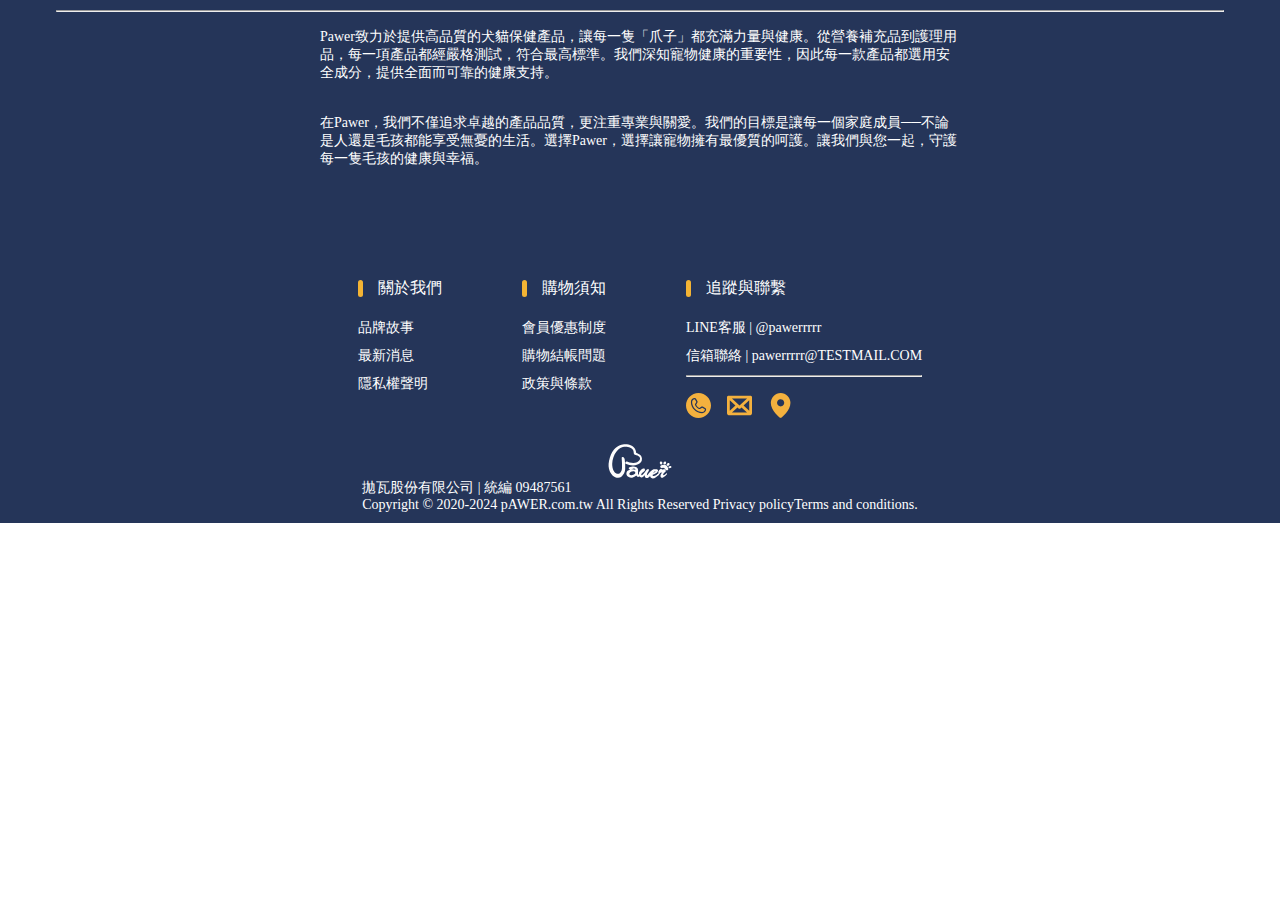
<file: footer.html>
<!DOCTYPE html>
<html lang="en">

<head>
    <meta charset="UTF-8">
    <meta name="viewport" content="width=device-width, initial-scale=1.0">
    <title>footer</title>
</head>
<style>
    * {
        margin: 0;
        padding: 0;
        box-sizing: border-box;
    }

    footer {
        color: white;
        width: 100%;
        background: #253559;

        .footer-section {
            display: flex;
            flex-direction: column;
            justify-items: center;
            align-items: center;
            flex-wrap: wrap
        }

        .footer-col {
            display: flex;
            flex-direction: row;
            gap: 5rem;
            flex-wrap: wrap;
            margin: auto;

        }
    }

    .footer-wrapper {
        padding: 10px 56px;
        display: flex;
        flex-direction: column;
        gap: 1rem;
        font-size: 14px;
    }
    .footer-endcontent {
        max-width: 40rem;
    }
    

    .footer-icon {
        display: flex;
        margin-top: 1rem;
        gap: 1rem;
    }

    .footer-box {
        margin-top: 30px;
        ul {
        list-style-type: none;

        li {
            margin-bottom: 10px;

        }
        .title {
            padding-left: 20px;
            margin-bottom: 20px;
            font-size: 16px;
            position: relative;
            &::before {
                content: '';
                position: absolute;
                left: 0;
                top: 10%;
                /* 調整線的上方距離 */
                height: 80%;
                /* 調整線的長度 */
                border-left: solid 5px #F4B434;
                border-radius: 20px;
            }
        }
    }
    }
</style>

<body>
    <footer>
        <div class="footer-wrapper">
            <hr>
            <div class="footer-section">
                <div class="footer-col">
                    <div class="footer-col footer-endcontent">
                        Pawer致力於提供高品質的犬貓保健產品，讓每一隻「爪子」都充滿力量與健康。從營養補充品到護理用品，每一項產品都經嚴格測試，符合最高標準。我們深知寵物健康的重要性，因此每一款產品都選用安全成分，提供全面而可靠的健康支持。<br><br><br>在Pawer，我們不僅追求卓越的產品品質，更注重專業與關愛。我們的目標是讓每一個家庭成員──不論是人還是毛孩都能享受無憂的生活。選擇Pawer，選擇讓寵物擁有最優質的呵護。讓我們與您一起，守護每一隻毛孩的健康與幸福。
                    </div>
                    <div class="footer-col">
                        <div class="footer-box">
                            <ul>
                                <li class="title">
                                    關於我們
                                </li>
                                <li>
                                    品牌故事
                                </li>
                                <li>
                                    最新消息
                                </li>
                                <li>
                                    隱私權聲明
                                </li>
                            </ul>
                        </div>
                        <div class="footer-box">
                            <ul>
                                <li class="title">
                                    購物須知
                                </li>
                                <li>
                                    會員優惠制度
                                </li>
                                <li>
                                    購物結帳問題
                                </li>
                                <li>
                                    政策與條款
                                </li>
                            </ul>
                        </div>
                        <div class="footer-box">
                            <ul>
                                <li class="title">
                                    追蹤與聯繫
                                </li>
                                <li>
                                    LINE客服 | @pawerrrrr
                                </li>
                                <li>
                                    信箱聯絡 | pawerrrrr@TESTMAIL.COM
                                </li>
                                <hr>
                                <li class="footer-icon">
                                    <svg xmlns="http://www.w3.org/2000/svg" width="25" height="25" viewBox="0 0 80 80"
                                        fill="none">
                                        <path
                                            d="M43.1154 51.5594C43.6887 51.5256 44.2453 51.3535 44.7376 51.0579L51.7025 46.8792L60.5559 51.9381C60.4836 54.2412 59.5206 56.4265 57.8697 58.0339C56.2187 59.6414 54.0084 60.5456 51.7042 60.5563H51.6586C47.4464 60.5563 43.2756 59.7259 39.3846 58.1126C35.4937 56.4992 31.9589 54.1347 28.9826 51.1541C26.0063 48.1735 23.6468 44.6355 22.039 40.7422C20.4312 36.849 19.6067 32.677 19.6127 28.4648C19.6234 26.1606 20.5276 23.9503 22.1351 22.2994C23.7425 20.6484 25.9278 19.6854 28.2309 19.6132L33.2898 28.4665L29.1111 35.4314C28.8156 35.9238 28.6436 36.4804 28.6097 37.0538C28.5759 37.6271 28.6813 38.2001 28.9168 38.7238C31.4187 44.2927 35.8765 48.7504 41.4454 51.2522C41.9691 51.4879 42.5421 51.5933 43.1154 51.5594Z"
                                            fill="#F4B13E" />
                                        <path fill-rule="evenodd" clip-rule="evenodd"
                                            d="M40 80C62.0914 80 80 62.0914 80 40C80 17.9086 62.0914 0 40 0C17.9086 0 0 17.9086 0 40C0 62.0914 17.9086 80 40 80ZM28.1101 15.7441C29.542 15.6992 30.8816 16.4488 31.5924 17.6927L36.6513 26.5461C37.3459 27.7616 37.33 29.2575 36.6097 30.4581L32.5146 37.2835C34.6178 41.8713 38.2983 45.5517 42.886 47.6549L49.7114 43.5598C50.9119 42.8395 52.4079 42.8236 53.6234 43.5182L62.4768 48.5771C63.7207 49.2879 64.4703 50.6275 64.4254 52.0594C64.3217 55.3646 62.9398 58.5006 60.5705 60.8074C58.2012 63.1142 55.0294 64.4119 51.7227 64.4272L51.7047 64.4273H51.659C46.9381 64.4272 42.2634 63.4965 37.9025 61.6883C33.5415 59.8801 29.5798 57.2299 26.244 53.8893C22.9081 50.5488 20.2636 46.5833 18.4616 42.2198C16.6596 37.8562 15.7355 33.1803 15.7422 28.4593L15.7423 28.4468C15.7576 25.1401 17.0552 21.9683 19.3621 19.599C21.6689 17.2297 24.8049 15.8478 28.1101 15.7441Z"
                                            fill="#F4B13E" />
                                    </svg>
                                    <svg xmlns="http://www.w3.org/2000/svg" width="25" height="25" viewBox="0 0 80 80"
                                        fill="none">
                                        <path
                                            d="M79.9946 13.3358C79.9926 13.2554 79.9885 13.175 79.9823 13.0949C79.977 13.0263 79.9702 12.9583 79.9618 12.8908C79.9526 12.8157 79.9409 12.741 79.9277 12.6663C79.9152 12.5957 79.9018 12.5258 79.8861 12.4565C79.87 12.3858 79.8513 12.3157 79.8318 12.2457C79.8121 12.1756 79.7918 12.1062 79.7689 12.0377C79.7463 11.9693 79.7208 11.902 79.6947 11.8347C79.6683 11.7671 79.6416 11.7001 79.6121 11.6342C79.5826 11.5684 79.5508 11.5035 79.5179 11.4388C79.485 11.3738 79.4513 11.3096 79.4153 11.2465C79.3801 11.1848 79.3426 11.1241 79.3043 11.0638C79.2636 10.9998 79.2216 10.9369 79.1779 10.8752C79.1385 10.8197 79.0975 10.7649 79.0551 10.711C79.0053 10.6474 78.9539 10.5854 78.9008 10.5248C78.8769 10.4974 78.8565 10.4682 78.8317 10.4413C78.8108 10.4185 78.7876 10.3991 78.7665 10.3769C78.7118 10.3196 78.6552 10.2646 78.5977 10.2104C78.5462 10.1618 78.4945 10.1138 78.4411 10.0681C78.387 10.0219 78.3312 9.97802 78.2749 9.93434C78.2147 9.88767 78.1547 9.8413 78.0926 9.79808C78.0378 9.75983 77.981 9.72437 77.9244 9.68857C77.859 9.64725 77.7937 9.60602 77.7266 9.5684C77.6671 9.53495 77.6056 9.50475 77.5443 9.474C77.4779 9.44073 77.4117 9.40727 77.3441 9.37743C77.2772 9.34813 77.2088 9.32236 77.1405 9.29623C77.0754 9.27146 77.0108 9.24623 76.9448 9.22462C76.8726 9.20084 76.799 9.18085 76.7253 9.16078C76.6596 9.14287 76.5943 9.12488 76.5281 9.11004C76.4551 9.09367 76.3809 9.08083 76.3064 9.06819C76.2359 9.05616 76.1654 9.04448 76.0943 9.03581C76.0247 9.0274 75.9545 9.02171 75.8838 9.01656C75.8051 9.01077 75.7265 9.00634 75.6474 9.00462C75.6165 9.00398 75.5867 9 75.5555 9H4.44444C4.41388 9 4.38422 9.00398 4.35366 9.00461C4.27354 9.00624 4.19379 9.01076 4.11386 9.01673C4.0446 9.02179 3.97571 9.02731 3.90733 9.03554C3.83464 9.0444 3.7623 9.05633 3.68996 9.06872C3.61744 9.0812 3.5451 9.09368 3.47366 9.10959C3.40548 9.12478 3.33821 9.14341 3.27057 9.16186C3.19878 9.18149 3.12716 9.20083 3.057 9.22398C2.989 9.24622 2.92227 9.27217 2.85517 9.29776C2.7888 9.32317 2.72243 9.34813 2.65769 9.3767C2.58788 9.40726 2.51989 9.44162 2.45171 9.47589C2.39221 9.50573 2.33271 9.53503 2.27502 9.5674C2.2063 9.60583 2.13957 9.64806 2.07266 9.69036C2.01732 9.72536 1.96198 9.75999 1.90827 9.79733C1.84552 9.8411 1.78456 9.88803 1.72382 9.93532C1.66812 9.97854 1.61296 10.0218 1.55961 10.0675C1.50572 10.1135 1.45364 10.1619 1.40174 10.2109C1.34441 10.265 1.28817 10.3198 1.23373 10.3768C1.21239 10.399 1.18924 10.4184 1.16827 10.4412C1.14349 10.4682 1.12306 10.4974 1.09918 10.5248C1.04602 10.5855 0.994596 10.6475 0.944922 10.711C0.902604 10.765 0.861673 10.8198 0.822129 10.8752C0.778363 10.9368 0.736408 10.9998 0.695719 11.0638C0.657378 11.1241 0.619945 11.1848 0.584678 11.2464C0.548693 11.3095 0.515048 11.3738 0.482141 11.4387C0.449226 11.5034 0.417396 11.5684 0.387919 11.6344C0.358441 11.7001 0.331678 11.7669 0.305456 11.8343C0.279233 11.9018 0.253733 11.9693 0.230948 12.0376C0.208159 12.1062 0.187904 12.1757 0.168193 12.2457C0.148663 12.3157 0.130044 12.3858 0.113941 12.4565C0.0982074 12.5257 0.0848221 12.5957 0.0723443 12.6662C0.0591443 12.7409 0.047389 12.8156 0.0381668 12.8908C0.0296655 12.9583 0.0228533 13.0263 0.0177299 13.0948C0.0114015 13.1751 0.00730225 13.2555 0.00543312 13.3358C0.00470349 13.3723 0 13.4077 0 13.4444V63.8148C0.0006064 64.8445 0.216651 65.8627 0.634247 66.8039C1.05184 67.7451 1.66175 68.5885 2.42477 69.2799L2.42514 69.2803C3.78421 70.5286 5.5621 71.2215 7.40741 71.2222H72.5926C74.4372 71.2215 76.2145 70.5291 77.5734 69.2817L77.5787 69.2769C78.3406 68.5855 78.9497 67.7424 79.3666 66.8018C79.7836 65.8611 79.9994 64.8437 80 63.8148V13.4444C80 13.4077 79.9953 13.3723 79.9946 13.3358ZM8.88889 23.5476L26.9582 40.1112L8.88889 56.6749V23.5476ZM43.5127 36.7878L43.5113 36.7892L40 40.0079L15.8702 17.8889H64.1298L43.5127 36.7878ZM33.5355 46.1403L36.9969 49.3133C37.8165 50.0647 38.8881 50.4815 40 50.4815C41.1119 50.4815 42.1835 50.0647 43.0031 49.3133L46.4647 46.1403L64.13 62.3333H15.8702L33.5355 46.1403ZM53.0418 40.1111L71.1111 23.5476V56.6745L53.0418 40.1111Z"
                                            fill="#F4B13E" />
                                    </svg>
                                    <svg xmlns="http://www.w3.org/2000/svg" width="25" height="25" viewBox="0 0 80 80"
                                        fill="none">
                                        <path
                                            d="M40.4286 0C32.0962 0.00988651 24.108 3.32428 18.2161 9.21613C12.3243 15.108 9.00989 23.0962 9 31.4286C9 58.3203 37.5714 78.6328 38.7879 79.4838C39.2691 79.8198 39.8417 80 40.4286 80C41.0154 80 41.5881 79.8198 42.0692 79.4838C43.2857 78.6328 71.8571 58.3203 71.8571 31.4286C71.8473 23.0962 68.5329 15.108 62.641 9.21613C56.7491 3.32428 48.7609 0.00988556 40.4286 0ZM40.4307 20.001C42.691 20.001 44.9006 20.6713 46.78 21.9271C48.6595 23.1829 50.1243 24.9678 50.9893 27.0561C51.8543 29.1444 52.0806 31.4423 51.6396 33.6592C51.1987 35.8761 50.1102 37.9125 48.5119 39.5108C46.9136 41.1091 44.8772 42.1976 42.6603 42.6386C40.4433 43.0796 38.1454 42.8532 36.0571 41.9882C33.9688 41.1232 32.1839 39.6584 30.9282 37.779C29.6724 35.8996 29.0021 33.69 29.0021 31.4296C29.0021 29.9288 29.2976 28.4426 29.872 27.056C30.4463 25.6694 31.2881 24.4095 32.3493 23.3483C33.4106 22.287 34.6705 21.4452 36.0571 20.8709C37.4437 20.2966 38.9298 20.001 40.4307 20.001Z"
                                            fill="#F4B13E" />
                                    </svg>
                                </li>
                            </ul>

                        </div>
                    </div>
                </div>
            </div>
            <div class="footer-section">
                <div class="footer-col">
                    <svg xmlns="http://www.w3.org/2000/svg" width="64" height="35" viewBox="0 0 115 64" fill="none">
                        <path
                            d="M17.4577 61.5838C13.8559 61.5838 10.318 60.2239 7.75069 57.8503C6.43222 56.6315 3.95141 53.9626 2.1665 49.7778C-0.175137 44.2895 -0.620894 38.0282 0.840512 31.167C2.74767 22.2142 5.52378 15.699 9.58074 10.6603C16.647 1.88241 25.5998 0.526332 30.3056 0.5H30.6178C34.7745 0.5 38.0415 0.943876 42.4295 3.21404C45.5253 4.81651 47.835 7.38008 49.2907 10.8352C49.6876 11.7775 50.4117 14.4144 50.359 15.7272C50.3478 16.0112 50.4794 16.1297 51.0681 16.3592C55.0235 17.9109 55.4222 18.1949 56.6053 19.0394C56.7934 19.1729 57.0021 19.3215 57.2504 19.4945C60.0115 21.4017 60.7431 23.5496 61.0723 26.6135C61.6516 32.0152 58.0723 35.0095 55.8868 36.3129C53.5245 37.7235 50.5885 39.0364 45.1661 39.1022C44.946 39.1041 44.7278 39.1059 44.5097 39.1059C39.6007 39.1059 35.9048 38.3856 32.5231 36.7737C32.3181 36.6759 32.1187 36.5649 31.9307 36.4427C31.7727 36.3392 31.626 36.2508 31.4962 36.17C30.5482 35.5869 30.1232 35.2446 30.8379 33.8622C31.2573 33.0515 32.2316 32.1055 33.5952 32.1055C34.0109 32.1055 34.434 32.1939 34.8553 32.3707C35.2052 32.5174 35.555 32.6773 35.8954 32.8334C36.7569 33.2265 37.5713 33.5989 38.3951 33.7813C41.0376 34.3625 43.21 34.6333 45.2281 34.6333C47.6864 34.6333 49.9377 34.2252 52.1139 33.3845C54.6229 32.4139 57.3294 29.9632 57.6435 27.157C57.8523 25.2931 56.9062 23.5966 54.9088 22.2537C53.6994 21.4412 52.2474 21.0387 50.8462 20.6512C48.9992 20.1396 47.2538 19.6563 46.5203 18.2532C46.1366 17.5178 46.0745 16.6244 46.003 15.5899C45.8187 12.9229 45.5911 9.60511 39.6722 6.78198C37.0446 5.52746 33.3507 5.00835 31.957 5.00835H31.8629C23.2036 5.15694 18.9887 8.25655 14.6345 13.5605C9.89483 19.3346 6.91936 27.8435 6.67485 36.3223C6.56576 40.1178 7.29176 47.5377 10.7092 51.273C12.1688 52.8699 14.6138 54.5739 17.1003 54.5739C19.9968 54.5739 22.3873 52.2454 24.0161 47.8368C25.201 44.6318 24.5033 33.8471 24.2399 29.7883C24.1666 28.6598 24.1384 28.1971 24.1478 28.0523C24.1986 27.2492 24.0989 26.6925 24.018 26.2448C23.8882 25.5207 23.7848 24.9508 24.5841 24.3057C24.9941 23.9747 25.5133 23.7941 26.0455 23.7941C26.7809 23.7941 27.4919 24.1364 28.0486 24.759C28.9138 25.7276 29.4009 26.9257 29.5815 28.5281C30.2605 34.5562 30.836 40.4545 30.426 46.3359C30.0103 52.2887 27.4768 56.9362 22.8951 60.1506C21.5748 61.0778 19.6451 61.5875 17.4614 61.5875L17.4577 61.5838Z"
                            fill="#FEFDFD" />
                        <path
                            d="M41.5341 61.5838C38.1392 61.5838 35.3386 60.3669 33.849 58.2472C32.6941 56.6033 32.333 54.2786 32.9274 52.3244C33.264 51.2166 34.891 47.517 41.6469 46.396C42.3184 46.2851 43.0688 46.2287 43.8776 46.2287C45.9747 46.2287 48.0963 46.6048 49.3809 47.186C49.3188 47.0054 49.2323 46.7873 49.1251 46.554C48.6944 45.6117 47.3985 45.0268 45.7415 45.0268C45.5195 45.0268 45.292 45.0381 45.0644 45.0588C43.1346 45.2393 42.2337 45.6569 41.5096 45.9954C40.9867 46.2381 40.5353 46.4487 39.9034 46.4487C39.5084 46.4487 39.0758 46.3678 38.5379 46.1967L38.5134 46.1892L38.4909 46.1779C37.4677 45.687 36.8959 45.1208 36.7906 44.5002C36.7417 44.2105 36.7755 43.7742 37.2138 43.3378C37.5711 42.9823 39.0062 42.4049 39.6438 42.1811C41.0168 41.6996 42.4444 41.41 43.887 41.3197C44.4136 41.2858 44.8895 41.2708 45.3409 41.2708C47.4248 41.2708 49.0988 41.6225 50.9382 42.4444C52.5915 43.1836 53.6899 44.8312 53.9513 46.9659C54.0547 47.8086 54.0134 49.3245 53.9682 50.9307C53.9174 52.7608 53.8347 55.787 54.1563 56.3268C54.8353 56.2685 55.0121 55.8736 55.6441 54.2222C55.9751 53.357 56.4284 52.1702 57.1581 50.6392C57.2258 50.4963 57.3688 50.1972 57.6697 50.1972C57.7882 50.1972 57.9029 50.2499 57.9819 50.3402C58.2302 50.6223 58.2208 51.3746 57.6716 55.8134C57.6359 56.0993 57.602 56.3682 57.5738 56.6127L57.6152 56.6654C57.7393 56.8196 57.7167 56.9231 57.6189 57.3556C57.4666 58.0403 57.4139 58.2716 57.081 58.2716H57.034C56.2534 59.5882 55.3694 60.254 54.3989 60.254C54.2165 60.254 54.0303 60.2296 53.8479 60.1807C52.4222 59.8045 52.1965 59.5412 51.5551 58.5989C51.4235 58.4052 51.2749 58.1851 51.0849 57.9218C50.9457 57.7299 50.8555 57.6792 50.8272 57.6792C50.7257 57.6792 50.4849 57.8954 50.2912 58.0685L50.1765 58.1701C48.3897 59.7481 46.4355 60.7919 44.3666 61.2753C43.4939 61.4784 42.514 61.5875 41.5341 61.5875V61.5838ZM44.9252 49.7778C42.151 49.7778 39.23 51.4404 38.2746 53.562C37.953 54.2767 37.9774 54.9745 38.3423 55.5783C38.8764 56.4604 40.0858 57.0378 41.5811 57.1262C41.692 57.1318 41.8049 57.1356 41.9196 57.1356C44.0638 57.1356 46.6951 56.0203 48.179 54.4855C48.7094 53.9344 48.9615 52.9075 48.8035 51.9313C48.6925 51.2448 48.4047 50.7314 48.0098 50.5226C47.075 50.0279 46.0349 49.7778 44.9233 49.7778H44.9252Z"
                            fill="#FEFDFD" />
                        <path
                            d="M106.513 48.1621C105.608 48.1621 104.764 47.7258 104.194 46.9621C104.077 46.806 103.963 46.6462 103.848 46.4882C103.6 46.144 103.342 45.7885 103.069 45.4669C101.941 44.1371 100.886 43.5447 99.6517 43.5447C99.3301 43.5447 98.9859 43.5842 98.6267 43.6651C97.9684 43.9114 97.374 44.0375 96.8625 44.0375C95.6794 44.0375 94.8895 43.3961 94.5754 42.1848C94.376 41.4156 94.4757 40.6952 94.865 40.1009C95.275 39.4746 95.9747 39.0533 96.8399 38.9122C97.3759 38.8257 97.865 38.6997 98.337 38.5793C99.0461 38.3968 99.7778 38.2088 100.645 38.1636C100.983 38.1204 101.324 38.0997 101.655 38.0997C104.794 38.0997 107.348 40.0256 108.661 43.3829C108.697 43.4751 108.734 43.5672 108.772 43.6613C108.996 44.218 109.25 44.8481 109.285 45.4857C109.346 46.5973 108.494 47.6994 107.305 48.0493C107.047 48.1245 106.782 48.164 106.517 48.164L106.513 48.1621Z"
                            fill="#FEFDFD" />
                        <path
                            d="M111.636 44.2463C110.559 44.2463 109.771 43.682 109.363 42.6137L109.342 42.561L109.338 42.5046C109.304 42.0081 109.511 41.4777 109.91 41.0507C110.527 40.3905 111.522 40.0257 112.712 40.0257C112.75 40.0257 112.848 40.0257 112.848 40.0257H112.868C114.215 40.2006 114.744 40.3774 114.962 41.5435C115.161 42.608 114.565 43.5579 113.514 43.8513C113.448 43.8701 113.371 43.8945 113.28 43.9227C112.88 44.0506 112.274 44.2444 111.635 44.2444L111.636 44.2463Z"
                            fill="#FEFDFD" />
                        <path
                            d="M96.1988 37.7611C95.2828 37.7611 94.4327 37.1762 94.1299 36.3374C93.938 35.8032 93.7142 34.9813 93.7424 34.0879C93.7838 32.7882 94.7637 31.8083 96.022 31.8083C96.1085 31.8083 96.195 31.814 96.2815 31.8215C97.6226 31.9644 98.4783 33.0704 98.3617 34.5092C98.3542 34.6032 98.341 34.6973 98.3298 34.7763L98.3222 34.8271V35.3838C98.3185 36.5649 97.6846 37.4546 96.6671 37.7066C96.5185 37.7442 96.3605 37.763 96.2007 37.763L96.1988 37.7611Z"
                            fill="#FEFDFD" />
                        <path
                            d="M108.343 40.0671C108.069 40.0671 107.809 40.0144 107.576 39.9129C106.933 39.6289 106.314 38.8709 106.197 38.2201C106.049 37.3982 106.673 36.4615 106.867 36.1945C107.19 35.7487 107.672 35.4628 108.136 35.1863C108.219 35.1374 108.302 35.0866 108.383 35.0377C108.736 34.8196 109.131 34.7048 109.524 34.7048C110.707 34.7048 111.638 35.6866 111.642 36.9374C111.644 37.6088 111.292 38.348 110.679 38.9649C109.991 39.6552 109.118 40.0671 108.345 40.0671H108.343Z"
                            fill="#FEFDFD" />
                        <path
                            d="M102.481 37.5637C101.316 37.5637 100.318 36.5593 100.297 35.3706C100.272 33.8885 101.794 32.0321 103.056 32.0039H103.107C104.29 32.0039 105.234 32.9669 105.255 34.1951C105.281 35.7393 103.827 37.5336 102.526 37.5637H102.481Z"
                            fill="#FEFDFD" />
                        <path
                            d="M69.978 62.18C69.6018 62.18 69.2275 62.1273 68.8626 62.0239C68.2213 61.8414 67.6928 61.659 67.2226 61.1418L67.2056 61.1211C67.1755 61.0834 67.1454 61.0458 67.1135 61.0082C66.6865 60.4891 66.2464 59.9531 66.3442 57.066C66.1373 57.2804 65.9173 57.5136 65.6916 57.7544C64.1681 59.3738 62.2741 61.39 60.6378 61.39C60.5964 61.39 60.5569 61.39 60.5155 61.3863C58.1212 61.2584 55.3526 59.8402 55.441 56.2685C55.5294 52.9714 56.6692 50.0655 58.6478 48.0869C61.5801 45.1208 63.1618 44.7409 64.2113 44.7409C64.3543 44.7409 64.4841 44.7484 64.6026 44.7541L64.7098 44.7597C65.2646 44.7842 65.7047 44.9722 66.0169 45.3202C66.6207 45.9898 66.5567 47.0468 66.5191 47.6788C66.5116 47.7935 66.506 47.8913 66.506 47.9684C66.506 48.9182 65.2552 49.9188 63.6734 51.1846C61.9186 52.5877 59.9306 54.177 59.8046 55.6704C59.7632 56.1726 59.94 56.6372 60.3481 57.0942C60.3594 57.1074 60.3763 57.1262 60.4422 57.1262C61.6233 57.1262 65.2872 52.8304 67.3204 50.122C67.3542 50.0806 67.4069 50.0054 67.484 49.8963C69.5266 47.0299 71.1046 45.6362 72.3102 45.6362C72.7804 45.6362 73.4312 45.8506 73.8562 46.87C74.2587 47.8367 71.5127 52.1702 71.4864 52.2153C70.6551 53.4981 70.1209 55.2736 70.1209 56.7387C70.1209 56.8422 70.1491 57.177 70.5178 57.177C70.9146 57.177 71.5071 56.3814 72.329 55.2792C73.2544 54.0397 74.5202 52.3432 76.5063 50.3552L76.5214 50.3401L76.5383 50.327C80.6216 47.1032 81.893 46.6688 82.5984 46.6688C83.1645 46.6688 83.4297 46.9941 83.6046 47.2104C83.7494 47.3872 83.7852 47.4154 83.8736 47.4154C83.9977 47.4154 84.3757 47.4154 84.4416 47.7596C84.513 48.1283 84.2215 48.243 83.4466 48.5533C83.0103 48.7264 81.9908 49.1326 81.8554 49.3546C81.5677 49.8229 81.2442 50.3721 80.8699 51.0097C78.4191 55.1889 74.3189 62.1856 69.9799 62.1856L69.978 62.18Z"
                            fill="#FEFDFD" />
                        <path
                            d="M80.5972 62.9361C77.3923 62.9361 75.8707 60.0753 75.7841 57.239C75.6845 53.9513 76.8186 50.7577 78.816 48.6963C80.5295 46.9302 82.8598 45.9954 85.5551 45.9954C86.0986 45.9954 86.6648 46.033 87.2403 46.1064L87.3531 46.1214C88.6058 46.2813 90.4998 46.5221 90.4998 48.4349C90.4998 50.1464 89.2152 53.4303 80.6649 56.2873L80.6066 56.9381C80.5709 57.382 80.6762 57.7318 80.9263 58.0026C81.2799 58.3845 81.9476 58.6045 82.7564 58.6045C85.2579 58.6045 88.3443 56.1275 90.385 54.4874C90.5957 54.3181 90.7988 54.1564 90.9907 54.004L91.4534 53.6372L92.0007 55.9469L91.8765 56.0917C89.0327 59.402 84.577 62.9398 80.5991 62.9398L80.5972 62.9361ZM86.1456 49.206C84.5808 49.6179 82.5175 51.0549 81.2969 53.3213C84.2836 52.0291 86.1381 49.7665 86.1645 49.3038C86.1645 49.253 86.1532 49.221 86.1456 49.206Z"
                            fill="#FEFDFD" />
                        <path
                            d="M98.0738 61.832C96.1065 61.832 94.9291 60.0471 94.9291 58.3224C94.9291 55.757 96.6218 53.7219 98.1472 51.9276L94.9686 52.631C93.8476 54.3501 92.4614 55.6798 91.1185 56.9682C90.7348 57.3369 90.3361 57.7187 89.9524 58.1024L89.311 58.7437V55.3733L89.4502 55.2604C90.2458 54.6172 90.9793 53.8366 91.7298 52.8285C91.1448 52.6122 90.8966 52.142 90.8966 51.3201C90.8966 48.1772 95.2056 45.0814 96.4036 45.0814C97.0036 45.0814 97.5115 45.5704 97.5115 46.1497C97.5115 46.3923 97.4738 46.6218 97.4174 46.8305C98.0174 46.744 98.5741 46.6613 99.0801 46.586C100.643 46.3528 101.772 46.1835 102.511 46.1835C102.893 46.1835 103.365 46.2211 103.613 46.5202C104.26 47.3384 104.585 48.0644 104.674 48.8769V48.8976L104.676 48.9183C104.676 50.3308 103.807 51.0474 102.889 51.8053L102.83 51.8542C102.121 52.4655 99.791 54.5984 99.791 56.2046C99.791 56.6353 100.267 56.9682 100.677 56.9682C101.886 56.9682 103.684 55.4278 104.995 54.3031C105.403 53.9532 105.789 53.6222 106.107 53.3815L106.59 53.0147L107.023 55.298L106.901 55.4353C105.706 56.7858 100.711 61.832 98.0701 61.832H98.0738Z"
                            fill="#FEFDFD" />
                    </svg>
                </div>
                <div class="col">
                    拋瓦股份有限公司 | 統編 09487561<br>
                    Copyright © 2020-2024 pAWER.com.tw All Rights Reserved Privacy policyTerms and conditions.
                </div>
            </div>
        </div>
    </footer>
</body>

</html>
</file>
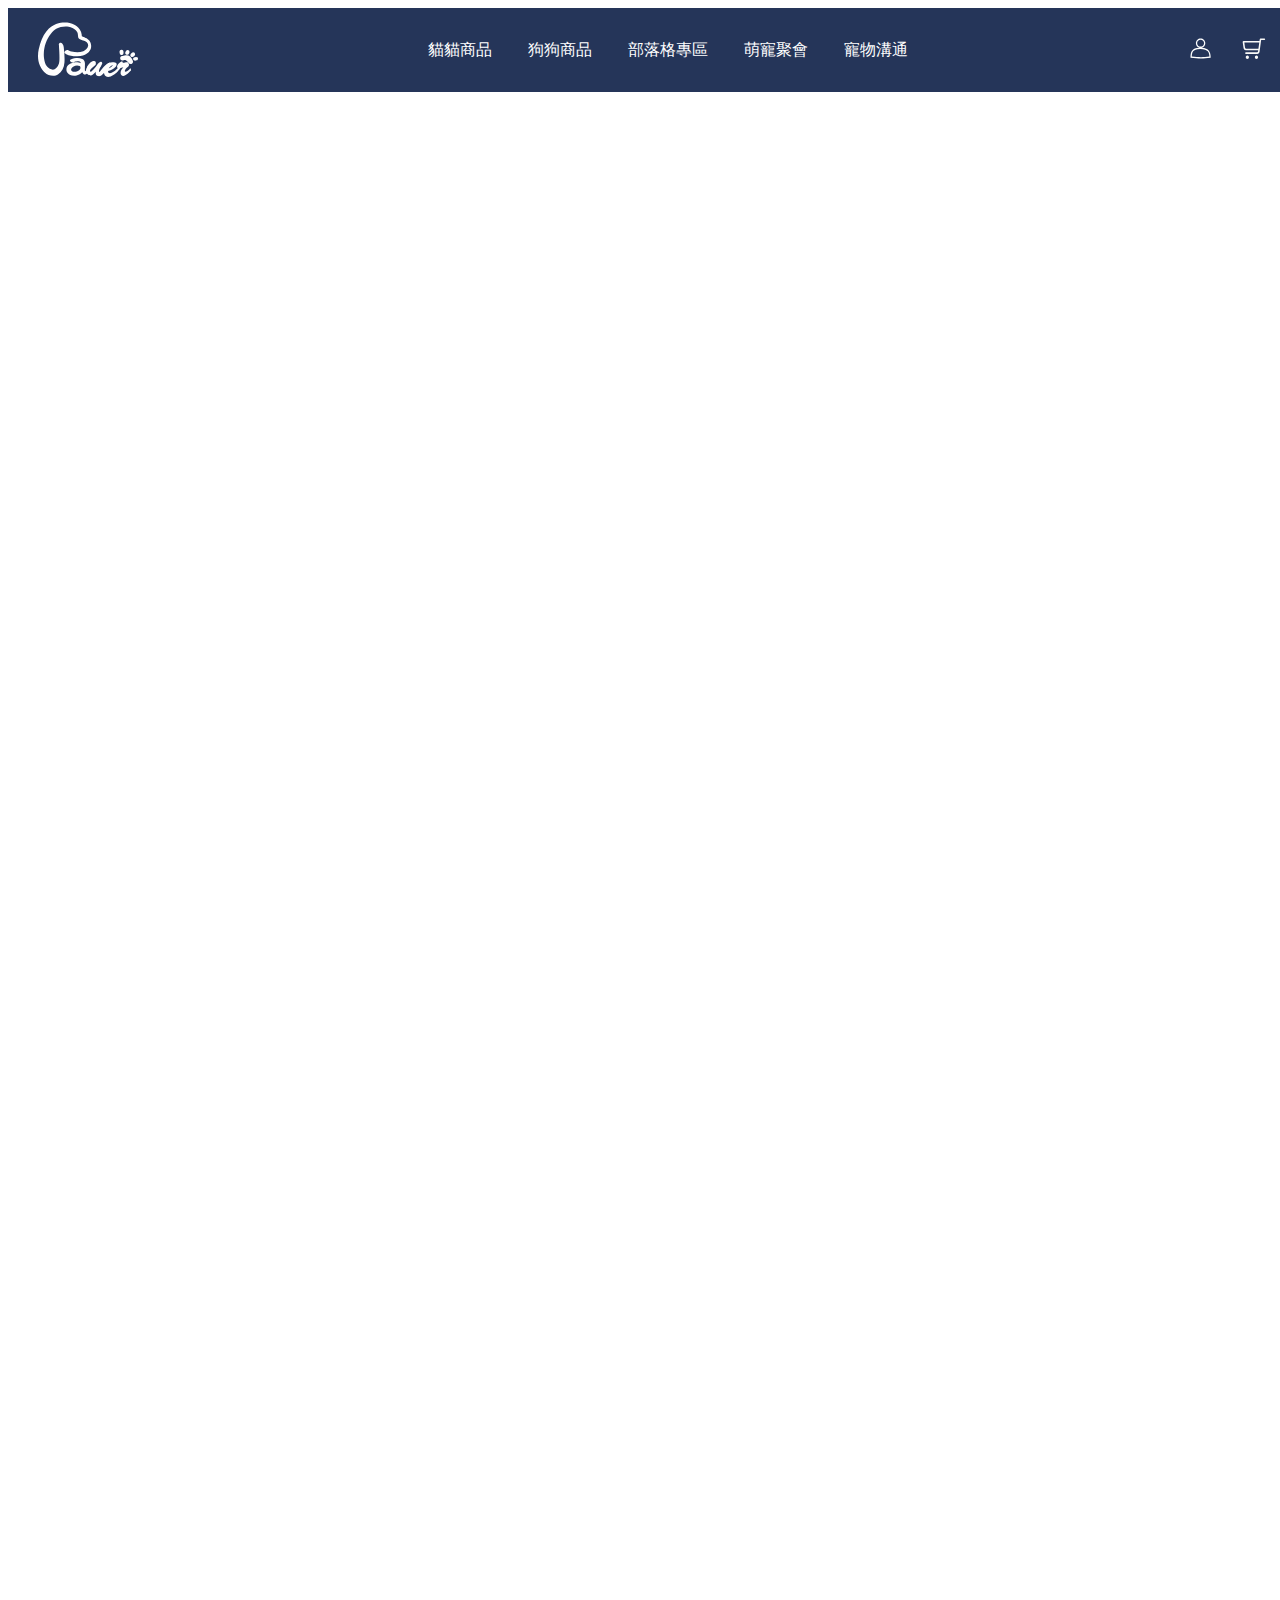
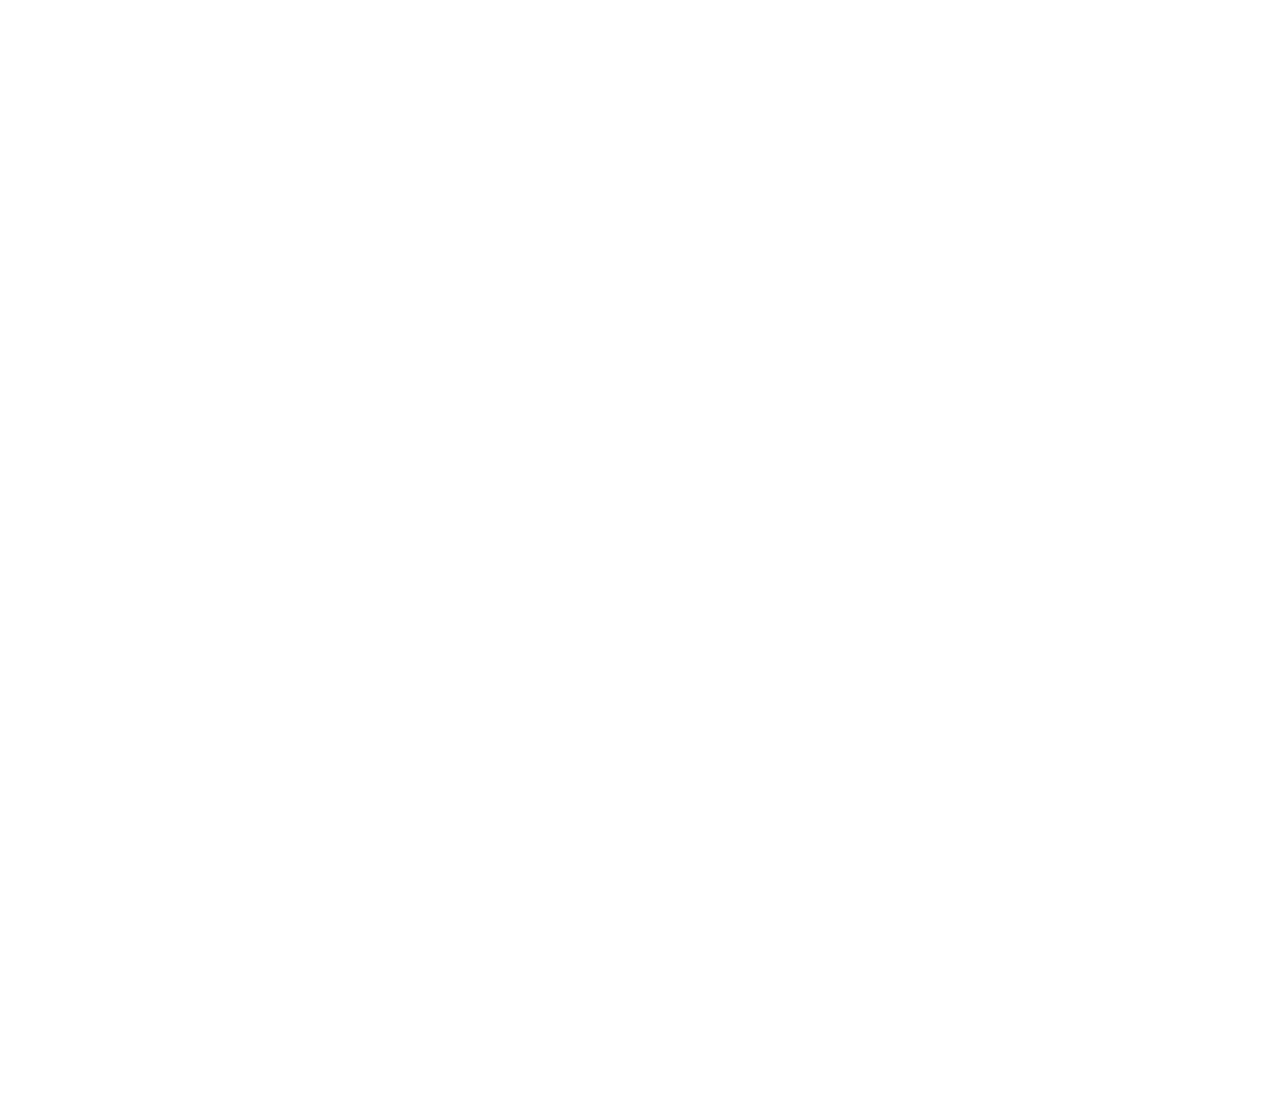
<file: header.html>
<!DOCTYPE html>
<html lang="en">

<head>
    <meta charset="UTF-8">
    <meta name="viewport" content="width=device-width, initial-scale=1.0">
    <title>header</title>
    <style>
        body {
            height: 300vh;
        }

        header {
            width: 100%;
            position: fixed;
            background: #253559;
            z-index: 999;
        }

        .navbar {
            margin: 0 auto;
            padding: 0 20px;
            display: flex;
            justify-content: space-between;
            align-items: center;
        }

        @media (max-width: 992px) {
            .navbar {
                padding: 0 56px 0 30px;
                ;
            }
        }

        .navbar-leftbtn {
            display: flex;
            justify-content: start;
            align-items: center;

            .navbar-logo {
                display: flex;
                justify-content: start;
                align-items: center;
                margin: 10px;
                width: 100px;
            }

            .navbar-rwd-listbar {
                display: none;
                cursor: pointer;

                &:hover {
                    svg {
                        path {
                            fill: #B1B1B1;
                        }
                    }
                }
            }

            @media (max-width: 992px) {
                .navbar-rwd-listbar {
                    display: flex;
                }
            }
        }

        .navbar-rightbtn {
            display: flex;
            gap: 20px;

            .navbar-member,
            .navbar-cart {
                background: none;
                border: 0;
                padding: 0;
                cursor: pointer;
                /* 手形鼠標 */
                width: 30px;

                &:hover {
                    svg {
                        path {
                            fill: #B1B1B1;
                        }
                    }
                }
            }
        }

        .navbar-list {
            display: flex;
            gap: 36px;

            a {
                font-size: 16px;
                text-decoration: none;
                position: relative;

                &:visited {
                    color: white
                }

                /* 底線 */
                &:hover::after {
                    content: "";
                    display: block;
                    width: 50%;
                    /* 底線依照原始比例寬度*/
                    height: 5px;
                    /* 粗細調整 */
                    background-color: #F4B434;
                    position: absolute;
                    left: 50%;
                    /* 置中 */
                    transform: translateX(-50%);
                    /* 使其居中 */
                    bottom: -8px;
                    /* 距離文字底部的位置 */
                    border-radius: 10px;
                    /* 圓滑的邊角 */
                }
            }
        }

        @media (max-width: 992px) {
            .navbar-list {
                display: none;
            }
        }
    </style>
</head>

<body>
    <header>
        <div class="navbar">
            <div class="navbar-leftbtn">
                <div class="navbar-rwd-listbar">
                    <svg xmlns="http://www.w3.org/2000/svg" width="25" height="25" viewBox="0 0 25 25" fill="none">
                        <path fill-rule="evenodd" clip-rule="evenodd"
                            d="M2 21C2 20.7348 2.10536 20.4804 2.29289 20.2929C2.48043 20.1054 2.73478 20 3 20H23C23.2652 20 23.5196 20.1054 23.7071 20.2929C23.8946 20.4804 24 20.7348 24 21C24 21.2652 23.8946 21.5196 23.7071 21.7071C23.5196 21.8946 23.2652 22 23 22H3C2.73478 22 2.48043 21.8946 2.29289 21.7071C2.10536 21.5196 2 21.2652 2 21ZM2 13C2 12.7348 2.10536 12.4804 2.29289 12.2929C2.48043 12.1054 2.73478 12 3 12H23C23.2652 12 23.5196 12.1054 23.7071 12.2929C23.8946 12.4804 24 12.7348 24 13C24 13.2652 23.8946 13.5196 23.7071 13.7071C23.5196 13.8946 23.2652 14 23 14H3C2.73478 14 2.48043 13.8946 2.29289 13.7071C2.10536 13.5196 2 13.2652 2 13ZM2 5C2 4.73478 2.10536 4.48043 2.29289 4.29289C2.48043 4.10536 2.73478 4 3 4H23C23.2652 4 23.5196 4.10536 23.7071 4.29289C23.8946 4.48043 24 4.73478 24 5C24 5.26522 23.8946 5.51957 23.7071 5.70711C23.5196 5.89464 23.2652 6 23 6H3C2.73478 6 2.48043 5.89464 2.29289 5.70711C2.10536 5.51957 2 5.26522 2 5Z"
                            fill="white" />
                    </svg>
                </div>
                <a href="" class="navbar-logo">
                    <!-- <img src="./images/icon/LOGO.svg" alt=""> -->
                    <svg xmlns="http://www.w3.org/2000/svg" width="115" height="64" viewBox="0 0 115 64" fill="none">
                        <path
                            d="M17.4577 61.5838C13.8559 61.5838 10.318 60.2239 7.75069 57.8503C6.43222 56.6315 3.95141 53.9626 2.1665 49.7778C-0.175137 44.2895 -0.620894 38.0282 0.840512 31.167C2.74767 22.2142 5.52378 15.699 9.58074 10.6603C16.647 1.88241 25.5998 0.526332 30.3056 0.5H30.6178C34.7745 0.5 38.0415 0.943876 42.4295 3.21404C45.5253 4.81651 47.835 7.38008 49.2907 10.8352C49.6876 11.7775 50.4117 14.4144 50.359 15.7272C50.3478 16.0112 50.4794 16.1297 51.0681 16.3592C55.0235 17.9109 55.4222 18.1949 56.6053 19.0394C56.7934 19.1729 57.0021 19.3215 57.2504 19.4945C60.0115 21.4017 60.7431 23.5496 61.0723 26.6135C61.6516 32.0152 58.0723 35.0095 55.8868 36.3129C53.5245 37.7235 50.5885 39.0364 45.1661 39.1022C44.946 39.1041 44.7278 39.1059 44.5097 39.1059C39.6007 39.1059 35.9048 38.3856 32.5231 36.7737C32.3181 36.6759 32.1187 36.5649 31.9307 36.4427C31.7727 36.3392 31.626 36.2508 31.4962 36.17C30.5482 35.5869 30.1232 35.2446 30.8379 33.8622C31.2573 33.0515 32.2316 32.1055 33.5952 32.1055C34.0109 32.1055 34.434 32.1939 34.8553 32.3707C35.2052 32.5174 35.555 32.6773 35.8954 32.8334C36.7569 33.2265 37.5713 33.5989 38.3951 33.7813C41.0376 34.3625 43.21 34.6333 45.2281 34.6333C47.6864 34.6333 49.9377 34.2252 52.1139 33.3845C54.6229 32.4139 57.3294 29.9632 57.6435 27.157C57.8523 25.2931 56.9062 23.5966 54.9088 22.2537C53.6994 21.4412 52.2474 21.0387 50.8462 20.6512C48.9992 20.1396 47.2538 19.6563 46.5203 18.2532C46.1366 17.5178 46.0745 16.6244 46.003 15.5899C45.8187 12.9229 45.5911 9.60511 39.6722 6.78198C37.0446 5.52746 33.3507 5.00835 31.957 5.00835H31.8629C23.2036 5.15694 18.9887 8.25655 14.6345 13.5605C9.89483 19.3346 6.91936 27.8435 6.67485 36.3223C6.56576 40.1178 7.29176 47.5377 10.7092 51.273C12.1688 52.8699 14.6138 54.5739 17.1003 54.5739C19.9968 54.5739 22.3873 52.2454 24.0161 47.8368C25.201 44.6318 24.5033 33.8471 24.2399 29.7883C24.1666 28.6598 24.1384 28.1971 24.1478 28.0523C24.1986 27.2492 24.0989 26.6925 24.018 26.2448C23.8882 25.5207 23.7848 24.9508 24.5841 24.3057C24.9941 23.9747 25.5133 23.7941 26.0455 23.7941C26.7809 23.7941 27.4919 24.1364 28.0486 24.759C28.9138 25.7276 29.4009 26.9257 29.5815 28.5281C30.2605 34.5562 30.836 40.4545 30.426 46.3359C30.0103 52.2887 27.4768 56.9362 22.8951 60.1506C21.5748 61.0778 19.6451 61.5875 17.4614 61.5875L17.4577 61.5838Z"
                            fill="#FEFDFD" />
                        <path
                            d="M41.5341 61.5838C38.1392 61.5838 35.3386 60.3669 33.849 58.2472C32.6941 56.6033 32.333 54.2786 32.9274 52.3244C33.264 51.2166 34.891 47.517 41.6469 46.396C42.3184 46.2851 43.0688 46.2287 43.8776 46.2287C45.9747 46.2287 48.0963 46.6048 49.3809 47.186C49.3188 47.0054 49.2323 46.7873 49.1251 46.554C48.6944 45.6117 47.3985 45.0268 45.7415 45.0268C45.5195 45.0268 45.292 45.0381 45.0644 45.0588C43.1346 45.2393 42.2337 45.6569 41.5096 45.9954C40.9867 46.2381 40.5353 46.4487 39.9034 46.4487C39.5084 46.4487 39.0758 46.3678 38.5379 46.1967L38.5134 46.1892L38.4909 46.1779C37.4677 45.687 36.8959 45.1208 36.7906 44.5002C36.7417 44.2105 36.7755 43.7742 37.2138 43.3378C37.5711 42.9823 39.0062 42.4049 39.6438 42.1811C41.0168 41.6996 42.4444 41.41 43.887 41.3197C44.4136 41.2858 44.8895 41.2708 45.3409 41.2708C47.4248 41.2708 49.0988 41.6225 50.9382 42.4444C52.5915 43.1836 53.6899 44.8312 53.9513 46.9659C54.0547 47.8086 54.0134 49.3245 53.9682 50.9307C53.9174 52.7608 53.8347 55.787 54.1563 56.3268C54.8353 56.2685 55.0121 55.8736 55.6441 54.2222C55.9751 53.357 56.4284 52.1702 57.1581 50.6392C57.2258 50.4963 57.3688 50.1972 57.6697 50.1972C57.7882 50.1972 57.9029 50.2499 57.9819 50.3402C58.2302 50.6223 58.2208 51.3746 57.6716 55.8134C57.6359 56.0993 57.602 56.3682 57.5738 56.6127L57.6152 56.6654C57.7393 56.8196 57.7167 56.9231 57.6189 57.3556C57.4666 58.0403 57.4139 58.2716 57.081 58.2716H57.034C56.2534 59.5882 55.3694 60.254 54.3989 60.254C54.2165 60.254 54.0303 60.2296 53.8479 60.1807C52.4222 59.8045 52.1965 59.5412 51.5551 58.5989C51.4235 58.4052 51.2749 58.1851 51.0849 57.9218C50.9457 57.7299 50.8555 57.6792 50.8272 57.6792C50.7257 57.6792 50.4849 57.8954 50.2912 58.0685L50.1765 58.1701C48.3897 59.7481 46.4355 60.7919 44.3666 61.2753C43.4939 61.4784 42.514 61.5875 41.5341 61.5875V61.5838ZM44.9252 49.7778C42.151 49.7778 39.23 51.4404 38.2746 53.562C37.953 54.2767 37.9774 54.9745 38.3423 55.5783C38.8764 56.4604 40.0858 57.0378 41.5811 57.1262C41.692 57.1318 41.8049 57.1356 41.9196 57.1356C44.0638 57.1356 46.6951 56.0203 48.179 54.4855C48.7094 53.9344 48.9615 52.9075 48.8035 51.9313C48.6925 51.2448 48.4047 50.7314 48.0098 50.5226C47.075 50.0279 46.0349 49.7778 44.9233 49.7778H44.9252Z"
                            fill="#FEFDFD" />
                        <path
                            d="M106.513 48.1621C105.608 48.1621 104.764 47.7258 104.194 46.9621C104.077 46.806 103.963 46.6462 103.848 46.4882C103.6 46.144 103.342 45.7885 103.069 45.4669C101.941 44.1371 100.886 43.5447 99.6517 43.5447C99.3301 43.5447 98.9859 43.5842 98.6267 43.6651C97.9684 43.9114 97.374 44.0375 96.8625 44.0375C95.6794 44.0375 94.8895 43.3961 94.5754 42.1848C94.376 41.4156 94.4757 40.6952 94.865 40.1009C95.275 39.4746 95.9747 39.0533 96.8399 38.9122C97.3759 38.8257 97.865 38.6997 98.337 38.5793C99.0461 38.3968 99.7778 38.2088 100.645 38.1636C100.983 38.1204 101.324 38.0997 101.655 38.0997C104.794 38.0997 107.348 40.0256 108.661 43.3829C108.697 43.4751 108.734 43.5672 108.772 43.6613C108.996 44.218 109.25 44.8481 109.285 45.4857C109.346 46.5973 108.494 47.6994 107.305 48.0493C107.047 48.1245 106.782 48.164 106.517 48.164L106.513 48.1621Z"
                            fill="#FEFDFD" />
                        <path
                            d="M111.636 44.2463C110.559 44.2463 109.771 43.682 109.363 42.6137L109.342 42.561L109.338 42.5046C109.304 42.0081 109.511 41.4777 109.91 41.0507C110.527 40.3905 111.522 40.0257 112.712 40.0257C112.75 40.0257 112.848 40.0257 112.848 40.0257H112.868C114.215 40.2006 114.744 40.3774 114.962 41.5435C115.161 42.608 114.565 43.5579 113.514 43.8513C113.448 43.8701 113.371 43.8945 113.28 43.9227C112.88 44.0506 112.274 44.2444 111.635 44.2444L111.636 44.2463Z"
                            fill="#FEFDFD" />
                        <path
                            d="M96.1988 37.7611C95.2828 37.7611 94.4327 37.1762 94.1299 36.3374C93.938 35.8032 93.7142 34.9813 93.7424 34.0879C93.7838 32.7882 94.7637 31.8083 96.022 31.8083C96.1085 31.8083 96.195 31.814 96.2815 31.8215C97.6226 31.9644 98.4783 33.0704 98.3617 34.5092C98.3542 34.6032 98.341 34.6973 98.3298 34.7763L98.3222 34.8271V35.3838C98.3185 36.5649 97.6846 37.4546 96.6671 37.7066C96.5185 37.7442 96.3605 37.763 96.2007 37.763L96.1988 37.7611Z"
                            fill="#FEFDFD" />
                        <path
                            d="M108.343 40.0671C108.069 40.0671 107.809 40.0144 107.576 39.9129C106.933 39.6289 106.314 38.8709 106.197 38.2201C106.049 37.3982 106.673 36.4615 106.867 36.1945C107.19 35.7487 107.672 35.4628 108.136 35.1863C108.219 35.1374 108.302 35.0866 108.383 35.0377C108.736 34.8196 109.131 34.7048 109.524 34.7048C110.707 34.7048 111.638 35.6866 111.642 36.9374C111.644 37.6088 111.292 38.348 110.679 38.9649C109.991 39.6552 109.118 40.0671 108.345 40.0671H108.343Z"
                            fill="#FEFDFD" />
                        <path
                            d="M102.481 37.5637C101.316 37.5637 100.318 36.5593 100.297 35.3706C100.272 33.8885 101.794 32.0321 103.056 32.0039H103.107C104.29 32.0039 105.234 32.9669 105.255 34.1951C105.281 35.7393 103.827 37.5336 102.526 37.5637H102.481Z"
                            fill="#FEFDFD" />
                        <path
                            d="M69.978 62.18C69.6018 62.18 69.2275 62.1273 68.8626 62.0239C68.2213 61.8414 67.6928 61.659 67.2226 61.1418L67.2056 61.1211C67.1755 61.0834 67.1454 61.0458 67.1135 61.0082C66.6865 60.4891 66.2464 59.9531 66.3442 57.066C66.1373 57.2804 65.9173 57.5136 65.6916 57.7544C64.1681 59.3738 62.2741 61.39 60.6378 61.39C60.5964 61.39 60.5569 61.39 60.5155 61.3863C58.1212 61.2584 55.3526 59.8402 55.441 56.2685C55.5294 52.9714 56.6692 50.0655 58.6478 48.0869C61.5801 45.1208 63.1618 44.7409 64.2113 44.7409C64.3543 44.7409 64.4841 44.7484 64.6026 44.7541L64.7098 44.7597C65.2646 44.7842 65.7047 44.9722 66.0169 45.3202C66.6207 45.9898 66.5567 47.0468 66.5191 47.6788C66.5116 47.7935 66.506 47.8913 66.506 47.9684C66.506 48.9182 65.2552 49.9188 63.6734 51.1846C61.9186 52.5877 59.9306 54.177 59.8046 55.6704C59.7632 56.1726 59.94 56.6372 60.3481 57.0942C60.3594 57.1074 60.3763 57.1262 60.4422 57.1262C61.6233 57.1262 65.2872 52.8304 67.3204 50.122C67.3542 50.0806 67.4069 50.0054 67.484 49.8963C69.5266 47.0299 71.1046 45.6362 72.3102 45.6362C72.7804 45.6362 73.4312 45.8506 73.8562 46.87C74.2587 47.8367 71.5127 52.1702 71.4864 52.2153C70.6551 53.4981 70.1209 55.2736 70.1209 56.7387C70.1209 56.8422 70.1491 57.177 70.5178 57.177C70.9146 57.177 71.5071 56.3814 72.329 55.2792C73.2544 54.0397 74.5202 52.3432 76.5063 50.3552L76.5214 50.3401L76.5383 50.327C80.6216 47.1032 81.893 46.6688 82.5984 46.6688C83.1645 46.6688 83.4297 46.9941 83.6046 47.2104C83.7494 47.3872 83.7852 47.4154 83.8736 47.4154C83.9977 47.4154 84.3757 47.4154 84.4416 47.7596C84.513 48.1283 84.2215 48.243 83.4466 48.5533C83.0103 48.7264 81.9908 49.1326 81.8554 49.3546C81.5677 49.8229 81.2442 50.3721 80.8699 51.0097C78.4191 55.1889 74.3189 62.1856 69.9799 62.1856L69.978 62.18Z"
                            fill="#FEFDFD" />
                        <path
                            d="M80.5972 62.9361C77.3923 62.9361 75.8707 60.0753 75.7841 57.239C75.6845 53.9513 76.8186 50.7577 78.816 48.6963C80.5295 46.9302 82.8598 45.9954 85.5551 45.9954C86.0986 45.9954 86.6648 46.033 87.2403 46.1064L87.3531 46.1214C88.6058 46.2813 90.4998 46.5221 90.4998 48.4349C90.4998 50.1464 89.2152 53.4303 80.6649 56.2873L80.6066 56.9381C80.5709 57.382 80.6762 57.7318 80.9263 58.0026C81.2799 58.3845 81.9476 58.6045 82.7564 58.6045C85.2579 58.6045 88.3443 56.1275 90.385 54.4874C90.5957 54.3181 90.7988 54.1564 90.9907 54.004L91.4534 53.6372L92.0007 55.9469L91.8765 56.0917C89.0327 59.402 84.577 62.9398 80.5991 62.9398L80.5972 62.9361ZM86.1456 49.206C84.5808 49.6179 82.5175 51.0549 81.2969 53.3213C84.2836 52.0291 86.1381 49.7665 86.1645 49.3038C86.1645 49.253 86.1532 49.221 86.1456 49.206Z"
                            fill="#FEFDFD" />
                        <path
                            d="M98.0738 61.832C96.1065 61.832 94.9291 60.0471 94.9291 58.3224C94.9291 55.757 96.6218 53.7219 98.1472 51.9276L94.9686 52.631C93.8476 54.3501 92.4614 55.6798 91.1185 56.9682C90.7348 57.3369 90.3361 57.7187 89.9524 58.1024L89.311 58.7437V55.3733L89.4502 55.2604C90.2458 54.6172 90.9793 53.8366 91.7298 52.8285C91.1448 52.6122 90.8966 52.142 90.8966 51.3201C90.8966 48.1772 95.2056 45.0814 96.4036 45.0814C97.0036 45.0814 97.5115 45.5704 97.5115 46.1497C97.5115 46.3923 97.4738 46.6218 97.4174 46.8305C98.0174 46.744 98.5741 46.6613 99.0801 46.586C100.643 46.3528 101.772 46.1835 102.511 46.1835C102.893 46.1835 103.365 46.2211 103.613 46.5202C104.26 47.3384 104.585 48.0644 104.674 48.8769V48.8976L104.676 48.9183C104.676 50.3308 103.807 51.0474 102.889 51.8053L102.83 51.8542C102.121 52.4655 99.791 54.5984 99.791 56.2046C99.791 56.6353 100.267 56.9682 100.677 56.9682C101.886 56.9682 103.684 55.4278 104.995 54.3031C105.403 53.9532 105.789 53.6222 106.107 53.3815L106.59 53.0147L107.023 55.298L106.901 55.4353C105.706 56.7858 100.711 61.832 98.0701 61.832H98.0738Z"
                            fill="#FEFDFD" />
                    </svg>
                </a>
            </div>
            <div class="navbar-list">
                <a href="">貓貓商品</a>
                <a href="">狗狗商品</a>
                <a href="">部落格專區</a>
                <a href="">萌寵聚會</a>
                <a href="">寵物溝通</a>
            </div>
            <div class="navbar-rightbtn">
                <a class="navbar-member">
                    <!-- <img src="./images/icon/member.svg" alt=""> -->
                    <svg xmlns="http://www.w3.org/2000/svg" width="25" height="25" viewBox="0 0 40 40" fill="none">
                        <path fill-rule="evenodd" clip-rule="evenodd"
                            d="M21.6927 18.8099C25.1278 18.1043 27.7112 15.0638 27.7112 11.4198C27.7112 7.25313 24.3335 3.87537 20.1668 3.87537C16.0001 3.87537 12.6223 7.25313 12.6223 11.4198C12.6223 15.0014 15.118 18 18.4652 18.7716C5.86281 19.1289 4 25.4935 4 34.7115C17.9368 36.4298 24.069 36.4298 36.3334 34.7115C36.3334 25.7253 33.5633 19.4507 21.6927 18.8099ZM25.7112 11.4198C25.7112 14.4819 23.2289 16.9643 20.1668 16.9643C17.1047 16.9643 14.6223 14.4819 14.6223 11.4198C14.6223 8.3577 17.1047 5.87537 20.1668 5.87537C23.2289 5.87537 25.7112 8.3577 25.7112 11.4198ZM34.2932 32.9713C23.8802 34.3508 17.9145 34.3452 6.02799 32.9419C6.15675 29.1294 6.75196 26.3388 8.26532 24.4091C9.90829 22.314 13.0497 20.7557 19.6092 20.7557C26.157 20.7557 29.6517 22.3107 31.5857 24.4992C33.3063 26.4463 34.1122 29.2435 34.2932 32.9713Z"
                            fill="white" />
                    </svg>
                </a>
                <button class="navbar-cart">
                    <!-- <img src="./images/icon/cart.svg" alt=""> -->
                    <svg xmlns="http://www.w3.org/2000/svg" width="25" height="25" viewBox="0 0 40 40" fill="none">
                        <path
                            d="M25.9856 28.6919H7.78285C7.17444 28.6919 6.64416 28.158 6.64416 27.4406C6.64416 26.7232 7.17444 26.1893 7.78285 26.1893H25.7204C26.6095 26.1893 27.1554 25.5219 27.2958 24.5043L29.8538 5.93531C30.0098 4.65068 30.4465 4 32.0375 4H37.5124C38.1363 4 38.6666 4.58393 38.6666 5.25128C38.6666 5.93531 38.1363 6.51925 37.5124 6.51925H32.2403L29.7446 24.838C29.4171 27.207 28.2472 28.6919 25.9856 28.6919ZM28.8556 22.7524H7.75157C5.47433 22.7524 4.30449 21.2509 3.97693 18.8652L2.7291 10.0395C2.69795 9.82262 2.66668 9.55568 2.66668 9.40552C2.66668 8.60471 3.22823 8.05414 4.08607 8.05414H30.2126L30.197 10.5734H5.31833L6.42574 18.5648C6.55059 19.5993 7.06529 20.2499 7.98556 20.2499H28.8867L28.8556 22.7524ZM24.7533 36.8001C23.3495 36.8001 22.2264 35.6156 22.2264 34.0974C22.2264 32.5959 23.3495 31.3946 24.7533 31.3946C26.1727 31.3946 27.2958 32.5959 27.2958 34.0974C27.2958 35.6156 26.1727 36.8001 24.7533 36.8001ZM10.1692 36.8001C8.74983 36.8001 7.62685 35.6156 7.62685 34.0974C7.62685 32.5959 8.74983 31.3946 10.1692 31.3946C11.5731 31.3946 12.7117 32.5959 12.7117 34.0974C12.7117 35.6156 11.5731 36.8001 10.1692 36.8001Z"
                            fill="#F9F9F8" />
                    </svg>
                </button>
            </div>
        </div>
    </header>
</body>
</html>
</file>
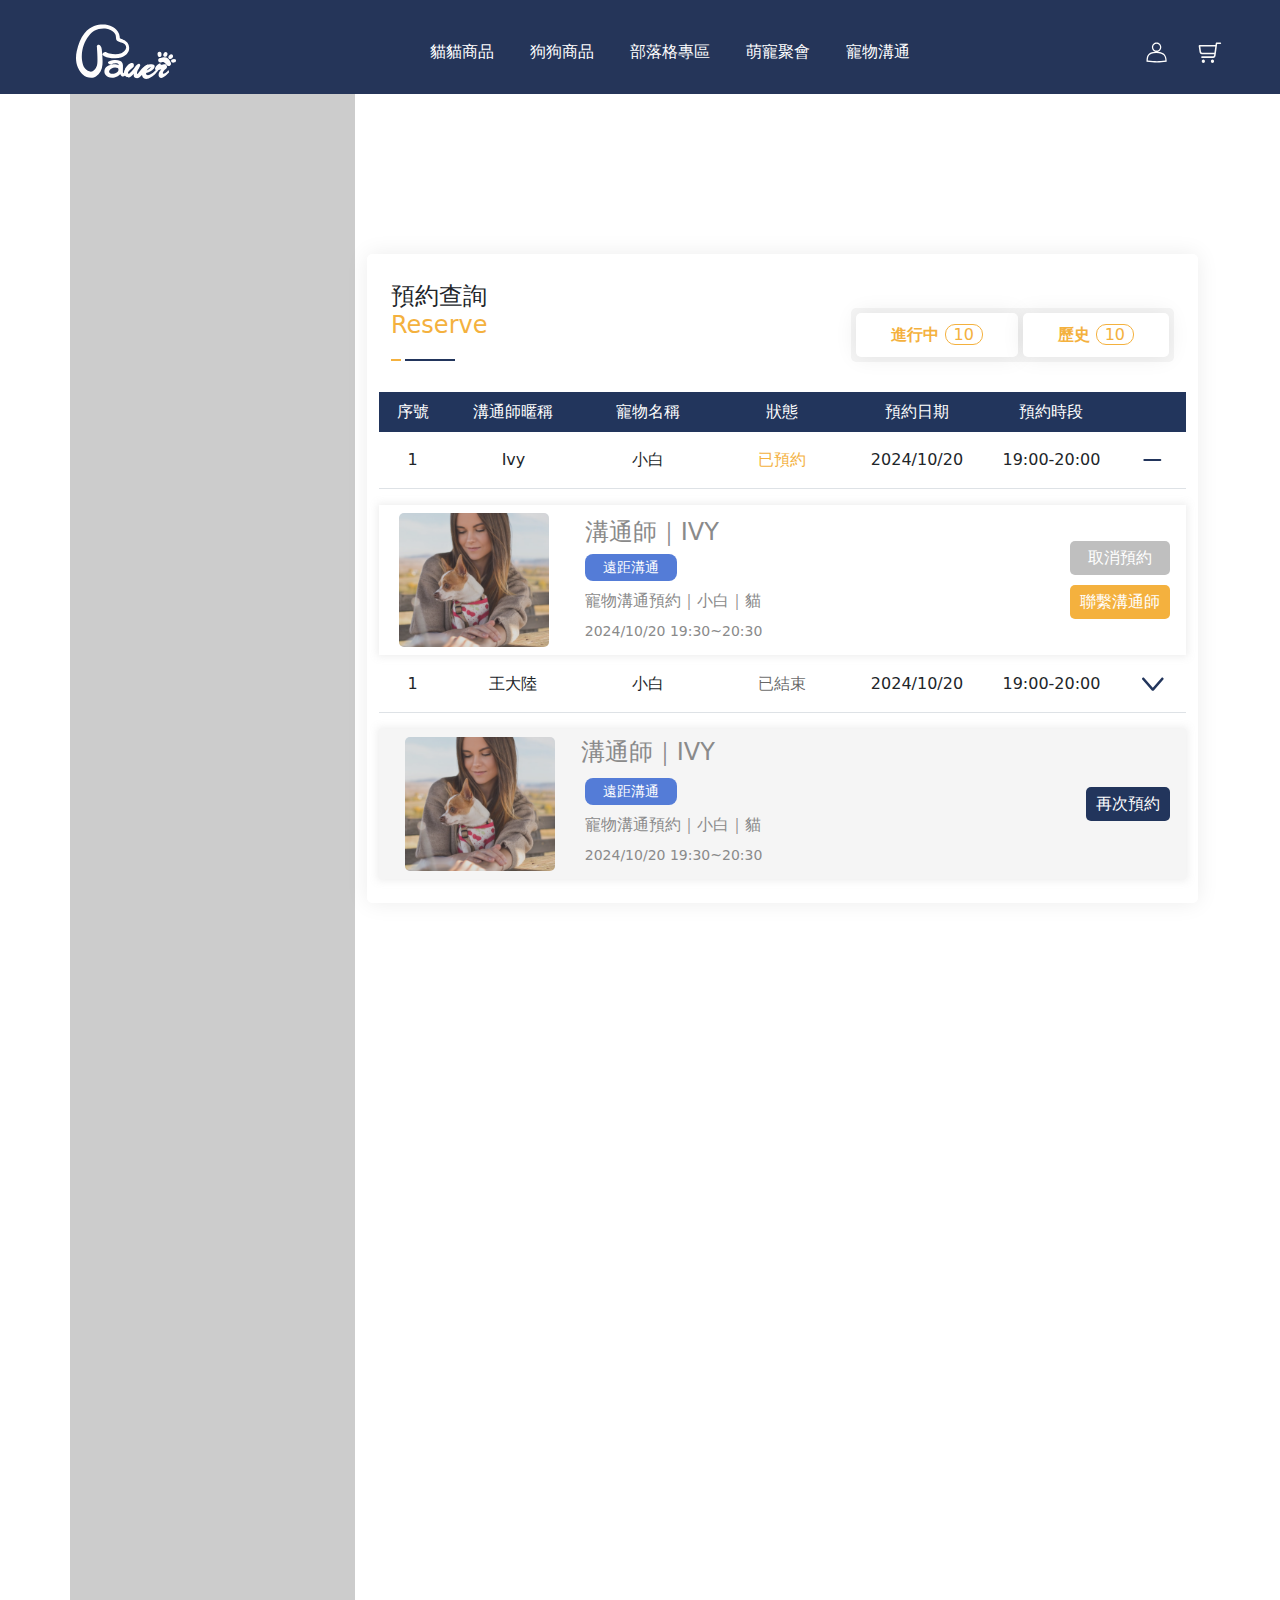
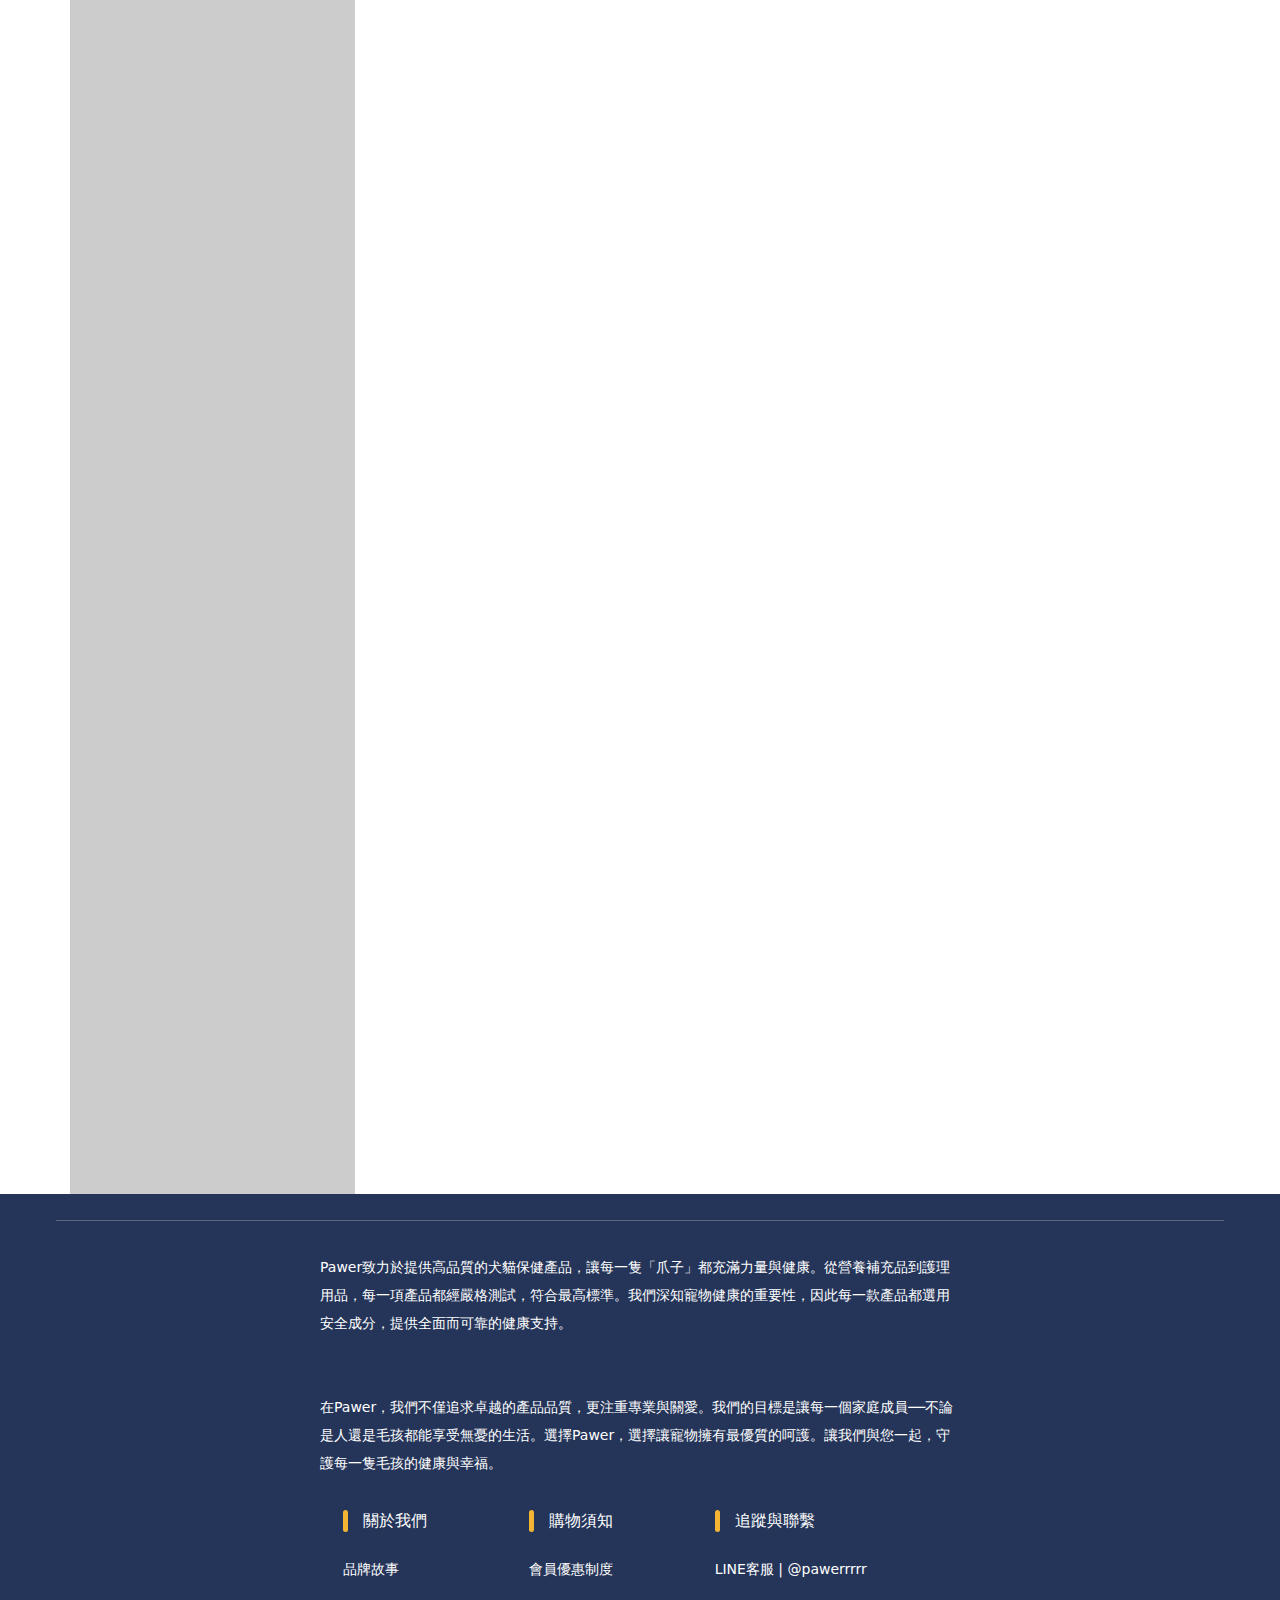
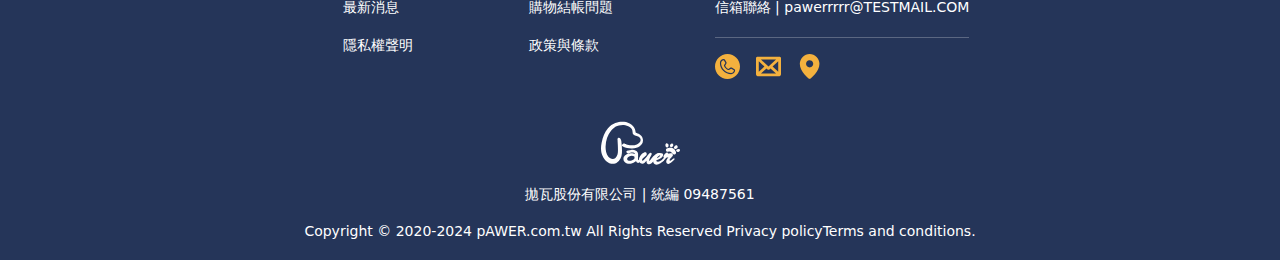
<file: mem-reserve.html>
<!DOCTYPE html>
<html lang="en">
  <head>
    <meta charset="UTF-8" />
    <meta name="viewport" content="width=device-width, initial-scale=1.0" />
    <title>Document</title>
    <!-- bootstrap -->
    <link
      href="https://cdn.jsdelivr.net/npm/bootstrap@5.3.3/dist/css/bootstrap.min.css"
      rel="stylesheet"
      integrity="sha384-QWTKZyjpPEjISv5WaRU9OFeRpok6YctnYmDr5pNlyT2bRjXh0JMhjY6hW+ALEwIH"
      crossorigin="anonymous"
    />
    <!-- css -->
    <link rel="stylesheet" href="./css/PT.css" />
    <link rel="stylesheet" href="./css/header.css" />
    <link rel="stylesheet" href="./css/footer.css" />
    <link rel="stylesheet" href="./css/reserve.css" />
  </head>
  <body>
    <header>
      <div class="navbar">
        <div class="navbar-leftbtn">
          <div class="navbar-rwd-listbar">
            <svg
              xmlns="http://www.w3.org/2000/svg"
              width="25"
              height="25"
              viewBox="0 0 25 25"
              fill="none"
            >
              <path
                fill-rule="evenodd"
                clip-rule="evenodd"
                d="M2 21C2 20.7348 2.10536 20.4804 2.29289 20.2929C2.48043 20.1054 2.73478 20 3 20H23C23.2652 20 23.5196 20.1054 23.7071 20.2929C23.8946 20.4804 24 20.7348 24 21C24 21.2652 23.8946 21.5196 23.7071 21.7071C23.5196 21.8946 23.2652 22 23 22H3C2.73478 22 2.48043 21.8946 2.29289 21.7071C2.10536 21.5196 2 21.2652 2 21ZM2 13C2 12.7348 2.10536 12.4804 2.29289 12.2929C2.48043 12.1054 2.73478 12 3 12H23C23.2652 12 23.5196 12.1054 23.7071 12.2929C23.8946 12.4804 24 12.7348 24 13C24 13.2652 23.8946 13.5196 23.7071 13.7071C23.5196 13.8946 23.2652 14 23 14H3C2.73478 14 2.48043 13.8946 2.29289 13.7071C2.10536 13.5196 2 13.2652 2 13ZM2 5C2 4.73478 2.10536 4.48043 2.29289 4.29289C2.48043 4.10536 2.73478 4 3 4H23C23.2652 4 23.5196 4.10536 23.7071 4.29289C23.8946 4.48043 24 4.73478 24 5C24 5.26522 23.8946 5.51957 23.7071 5.70711C23.5196 5.89464 23.2652 6 23 6H3C2.73478 6 2.48043 5.89464 2.29289 5.70711C2.10536 5.51957 2 5.26522 2 5Z"
                fill="white"
              />
            </svg>
          </div>
          <a href="" class="navbar-logo">
            <!-- <img src="./images/icon/LOGO.svg" alt=""> -->
            <svg
              xmlns="http://www.w3.org/2000/svg"
              width="115"
              height="64"
              viewBox="0 0 115 64"
              fill="none"
            >
              <path
                d="M17.4577 61.5838C13.8559 61.5838 10.318 60.2239 7.75069 57.8503C6.43222 56.6315 3.95141 53.9626 2.1665 49.7778C-0.175137 44.2895 -0.620894 38.0282 0.840512 31.167C2.74767 22.2142 5.52378 15.699 9.58074 10.6603C16.647 1.88241 25.5998 0.526332 30.3056 0.5H30.6178C34.7745 0.5 38.0415 0.943876 42.4295 3.21404C45.5253 4.81651 47.835 7.38008 49.2907 10.8352C49.6876 11.7775 50.4117 14.4144 50.359 15.7272C50.3478 16.0112 50.4794 16.1297 51.0681 16.3592C55.0235 17.9109 55.4222 18.1949 56.6053 19.0394C56.7934 19.1729 57.0021 19.3215 57.2504 19.4945C60.0115 21.4017 60.7431 23.5496 61.0723 26.6135C61.6516 32.0152 58.0723 35.0095 55.8868 36.3129C53.5245 37.7235 50.5885 39.0364 45.1661 39.1022C44.946 39.1041 44.7278 39.1059 44.5097 39.1059C39.6007 39.1059 35.9048 38.3856 32.5231 36.7737C32.3181 36.6759 32.1187 36.5649 31.9307 36.4427C31.7727 36.3392 31.626 36.2508 31.4962 36.17C30.5482 35.5869 30.1232 35.2446 30.8379 33.8622C31.2573 33.0515 32.2316 32.1055 33.5952 32.1055C34.0109 32.1055 34.434 32.1939 34.8553 32.3707C35.2052 32.5174 35.555 32.6773 35.8954 32.8334C36.7569 33.2265 37.5713 33.5989 38.3951 33.7813C41.0376 34.3625 43.21 34.6333 45.2281 34.6333C47.6864 34.6333 49.9377 34.2252 52.1139 33.3845C54.6229 32.4139 57.3294 29.9632 57.6435 27.157C57.8523 25.2931 56.9062 23.5966 54.9088 22.2537C53.6994 21.4412 52.2474 21.0387 50.8462 20.6512C48.9992 20.1396 47.2538 19.6563 46.5203 18.2532C46.1366 17.5178 46.0745 16.6244 46.003 15.5899C45.8187 12.9229 45.5911 9.60511 39.6722 6.78198C37.0446 5.52746 33.3507 5.00835 31.957 5.00835H31.8629C23.2036 5.15694 18.9887 8.25655 14.6345 13.5605C9.89483 19.3346 6.91936 27.8435 6.67485 36.3223C6.56576 40.1178 7.29176 47.5377 10.7092 51.273C12.1688 52.8699 14.6138 54.5739 17.1003 54.5739C19.9968 54.5739 22.3873 52.2454 24.0161 47.8368C25.201 44.6318 24.5033 33.8471 24.2399 29.7883C24.1666 28.6598 24.1384 28.1971 24.1478 28.0523C24.1986 27.2492 24.0989 26.6925 24.018 26.2448C23.8882 25.5207 23.7848 24.9508 24.5841 24.3057C24.9941 23.9747 25.5133 23.7941 26.0455 23.7941C26.7809 23.7941 27.4919 24.1364 28.0486 24.759C28.9138 25.7276 29.4009 26.9257 29.5815 28.5281C30.2605 34.5562 30.836 40.4545 30.426 46.3359C30.0103 52.2887 27.4768 56.9362 22.8951 60.1506C21.5748 61.0778 19.6451 61.5875 17.4614 61.5875L17.4577 61.5838Z"
                fill="#FEFDFD"
              />
              <path
                d="M41.5341 61.5838C38.1392 61.5838 35.3386 60.3669 33.849 58.2472C32.6941 56.6033 32.333 54.2786 32.9274 52.3244C33.264 51.2166 34.891 47.517 41.6469 46.396C42.3184 46.2851 43.0688 46.2287 43.8776 46.2287C45.9747 46.2287 48.0963 46.6048 49.3809 47.186C49.3188 47.0054 49.2323 46.7873 49.1251 46.554C48.6944 45.6117 47.3985 45.0268 45.7415 45.0268C45.5195 45.0268 45.292 45.0381 45.0644 45.0588C43.1346 45.2393 42.2337 45.6569 41.5096 45.9954C40.9867 46.2381 40.5353 46.4487 39.9034 46.4487C39.5084 46.4487 39.0758 46.3678 38.5379 46.1967L38.5134 46.1892L38.4909 46.1779C37.4677 45.687 36.8959 45.1208 36.7906 44.5002C36.7417 44.2105 36.7755 43.7742 37.2138 43.3378C37.5711 42.9823 39.0062 42.4049 39.6438 42.1811C41.0168 41.6996 42.4444 41.41 43.887 41.3197C44.4136 41.2858 44.8895 41.2708 45.3409 41.2708C47.4248 41.2708 49.0988 41.6225 50.9382 42.4444C52.5915 43.1836 53.6899 44.8312 53.9513 46.9659C54.0547 47.8086 54.0134 49.3245 53.9682 50.9307C53.9174 52.7608 53.8347 55.787 54.1563 56.3268C54.8353 56.2685 55.0121 55.8736 55.6441 54.2222C55.9751 53.357 56.4284 52.1702 57.1581 50.6392C57.2258 50.4963 57.3688 50.1972 57.6697 50.1972C57.7882 50.1972 57.9029 50.2499 57.9819 50.3402C58.2302 50.6223 58.2208 51.3746 57.6716 55.8134C57.6359 56.0993 57.602 56.3682 57.5738 56.6127L57.6152 56.6654C57.7393 56.8196 57.7167 56.9231 57.6189 57.3556C57.4666 58.0403 57.4139 58.2716 57.081 58.2716H57.034C56.2534 59.5882 55.3694 60.254 54.3989 60.254C54.2165 60.254 54.0303 60.2296 53.8479 60.1807C52.4222 59.8045 52.1965 59.5412 51.5551 58.5989C51.4235 58.4052 51.2749 58.1851 51.0849 57.9218C50.9457 57.7299 50.8555 57.6792 50.8272 57.6792C50.7257 57.6792 50.4849 57.8954 50.2912 58.0685L50.1765 58.1701C48.3897 59.7481 46.4355 60.7919 44.3666 61.2753C43.4939 61.4784 42.514 61.5875 41.5341 61.5875V61.5838ZM44.9252 49.7778C42.151 49.7778 39.23 51.4404 38.2746 53.562C37.953 54.2767 37.9774 54.9745 38.3423 55.5783C38.8764 56.4604 40.0858 57.0378 41.5811 57.1262C41.692 57.1318 41.8049 57.1356 41.9196 57.1356C44.0638 57.1356 46.6951 56.0203 48.179 54.4855C48.7094 53.9344 48.9615 52.9075 48.8035 51.9313C48.6925 51.2448 48.4047 50.7314 48.0098 50.5226C47.075 50.0279 46.0349 49.7778 44.9233 49.7778H44.9252Z"
                fill="#FEFDFD"
              />
              <path
                d="M106.513 48.1621C105.608 48.1621 104.764 47.7258 104.194 46.9621C104.077 46.806 103.963 46.6462 103.848 46.4882C103.6 46.144 103.342 45.7885 103.069 45.4669C101.941 44.1371 100.886 43.5447 99.6517 43.5447C99.3301 43.5447 98.9859 43.5842 98.6267 43.6651C97.9684 43.9114 97.374 44.0375 96.8625 44.0375C95.6794 44.0375 94.8895 43.3961 94.5754 42.1848C94.376 41.4156 94.4757 40.6952 94.865 40.1009C95.275 39.4746 95.9747 39.0533 96.8399 38.9122C97.3759 38.8257 97.865 38.6997 98.337 38.5793C99.0461 38.3968 99.7778 38.2088 100.645 38.1636C100.983 38.1204 101.324 38.0997 101.655 38.0997C104.794 38.0997 107.348 40.0256 108.661 43.3829C108.697 43.4751 108.734 43.5672 108.772 43.6613C108.996 44.218 109.25 44.8481 109.285 45.4857C109.346 46.5973 108.494 47.6994 107.305 48.0493C107.047 48.1245 106.782 48.164 106.517 48.164L106.513 48.1621Z"
                fill="#FEFDFD"
              />
              <path
                d="M111.636 44.2463C110.559 44.2463 109.771 43.682 109.363 42.6137L109.342 42.561L109.338 42.5046C109.304 42.0081 109.511 41.4777 109.91 41.0507C110.527 40.3905 111.522 40.0257 112.712 40.0257C112.75 40.0257 112.848 40.0257 112.848 40.0257H112.868C114.215 40.2006 114.744 40.3774 114.962 41.5435C115.161 42.608 114.565 43.5579 113.514 43.8513C113.448 43.8701 113.371 43.8945 113.28 43.9227C112.88 44.0506 112.274 44.2444 111.635 44.2444L111.636 44.2463Z"
                fill="#FEFDFD"
              />
              <path
                d="M96.1988 37.7611C95.2828 37.7611 94.4327 37.1762 94.1299 36.3374C93.938 35.8032 93.7142 34.9813 93.7424 34.0879C93.7838 32.7882 94.7637 31.8083 96.022 31.8083C96.1085 31.8083 96.195 31.814 96.2815 31.8215C97.6226 31.9644 98.4783 33.0704 98.3617 34.5092C98.3542 34.6032 98.341 34.6973 98.3298 34.7763L98.3222 34.8271V35.3838C98.3185 36.5649 97.6846 37.4546 96.6671 37.7066C96.5185 37.7442 96.3605 37.763 96.2007 37.763L96.1988 37.7611Z"
                fill="#FEFDFD"
              />
              <path
                d="M108.343 40.0671C108.069 40.0671 107.809 40.0144 107.576 39.9129C106.933 39.6289 106.314 38.8709 106.197 38.2201C106.049 37.3982 106.673 36.4615 106.867 36.1945C107.19 35.7487 107.672 35.4628 108.136 35.1863C108.219 35.1374 108.302 35.0866 108.383 35.0377C108.736 34.8196 109.131 34.7048 109.524 34.7048C110.707 34.7048 111.638 35.6866 111.642 36.9374C111.644 37.6088 111.292 38.348 110.679 38.9649C109.991 39.6552 109.118 40.0671 108.345 40.0671H108.343Z"
                fill="#FEFDFD"
              />
              <path
                d="M102.481 37.5637C101.316 37.5637 100.318 36.5593 100.297 35.3706C100.272 33.8885 101.794 32.0321 103.056 32.0039H103.107C104.29 32.0039 105.234 32.9669 105.255 34.1951C105.281 35.7393 103.827 37.5336 102.526 37.5637H102.481Z"
                fill="#FEFDFD"
              />
              <path
                d="M69.978 62.18C69.6018 62.18 69.2275 62.1273 68.8626 62.0239C68.2213 61.8414 67.6928 61.659 67.2226 61.1418L67.2056 61.1211C67.1755 61.0834 67.1454 61.0458 67.1135 61.0082C66.6865 60.4891 66.2464 59.9531 66.3442 57.066C66.1373 57.2804 65.9173 57.5136 65.6916 57.7544C64.1681 59.3738 62.2741 61.39 60.6378 61.39C60.5964 61.39 60.5569 61.39 60.5155 61.3863C58.1212 61.2584 55.3526 59.8402 55.441 56.2685C55.5294 52.9714 56.6692 50.0655 58.6478 48.0869C61.5801 45.1208 63.1618 44.7409 64.2113 44.7409C64.3543 44.7409 64.4841 44.7484 64.6026 44.7541L64.7098 44.7597C65.2646 44.7842 65.7047 44.9722 66.0169 45.3202C66.6207 45.9898 66.5567 47.0468 66.5191 47.6788C66.5116 47.7935 66.506 47.8913 66.506 47.9684C66.506 48.9182 65.2552 49.9188 63.6734 51.1846C61.9186 52.5877 59.9306 54.177 59.8046 55.6704C59.7632 56.1726 59.94 56.6372 60.3481 57.0942C60.3594 57.1074 60.3763 57.1262 60.4422 57.1262C61.6233 57.1262 65.2872 52.8304 67.3204 50.122C67.3542 50.0806 67.4069 50.0054 67.484 49.8963C69.5266 47.0299 71.1046 45.6362 72.3102 45.6362C72.7804 45.6362 73.4312 45.8506 73.8562 46.87C74.2587 47.8367 71.5127 52.1702 71.4864 52.2153C70.6551 53.4981 70.1209 55.2736 70.1209 56.7387C70.1209 56.8422 70.1491 57.177 70.5178 57.177C70.9146 57.177 71.5071 56.3814 72.329 55.2792C73.2544 54.0397 74.5202 52.3432 76.5063 50.3552L76.5214 50.3401L76.5383 50.327C80.6216 47.1032 81.893 46.6688 82.5984 46.6688C83.1645 46.6688 83.4297 46.9941 83.6046 47.2104C83.7494 47.3872 83.7852 47.4154 83.8736 47.4154C83.9977 47.4154 84.3757 47.4154 84.4416 47.7596C84.513 48.1283 84.2215 48.243 83.4466 48.5533C83.0103 48.7264 81.9908 49.1326 81.8554 49.3546C81.5677 49.8229 81.2442 50.3721 80.8699 51.0097C78.4191 55.1889 74.3189 62.1856 69.9799 62.1856L69.978 62.18Z"
                fill="#FEFDFD"
              />
              <path
                d="M80.5972 62.9361C77.3923 62.9361 75.8707 60.0753 75.7841 57.239C75.6845 53.9513 76.8186 50.7577 78.816 48.6963C80.5295 46.9302 82.8598 45.9954 85.5551 45.9954C86.0986 45.9954 86.6648 46.033 87.2403 46.1064L87.3531 46.1214C88.6058 46.2813 90.4998 46.5221 90.4998 48.4349C90.4998 50.1464 89.2152 53.4303 80.6649 56.2873L80.6066 56.9381C80.5709 57.382 80.6762 57.7318 80.9263 58.0026C81.2799 58.3845 81.9476 58.6045 82.7564 58.6045C85.2579 58.6045 88.3443 56.1275 90.385 54.4874C90.5957 54.3181 90.7988 54.1564 90.9907 54.004L91.4534 53.6372L92.0007 55.9469L91.8765 56.0917C89.0327 59.402 84.577 62.9398 80.5991 62.9398L80.5972 62.9361ZM86.1456 49.206C84.5808 49.6179 82.5175 51.0549 81.2969 53.3213C84.2836 52.0291 86.1381 49.7665 86.1645 49.3038C86.1645 49.253 86.1532 49.221 86.1456 49.206Z"
                fill="#FEFDFD"
              />
              <path
                d="M98.0738 61.832C96.1065 61.832 94.9291 60.0471 94.9291 58.3224C94.9291 55.757 96.6218 53.7219 98.1472 51.9276L94.9686 52.631C93.8476 54.3501 92.4614 55.6798 91.1185 56.9682C90.7348 57.3369 90.3361 57.7187 89.9524 58.1024L89.311 58.7437V55.3733L89.4502 55.2604C90.2458 54.6172 90.9793 53.8366 91.7298 52.8285C91.1448 52.6122 90.8966 52.142 90.8966 51.3201C90.8966 48.1772 95.2056 45.0814 96.4036 45.0814C97.0036 45.0814 97.5115 45.5704 97.5115 46.1497C97.5115 46.3923 97.4738 46.6218 97.4174 46.8305C98.0174 46.744 98.5741 46.6613 99.0801 46.586C100.643 46.3528 101.772 46.1835 102.511 46.1835C102.893 46.1835 103.365 46.2211 103.613 46.5202C104.26 47.3384 104.585 48.0644 104.674 48.8769V48.8976L104.676 48.9183C104.676 50.3308 103.807 51.0474 102.889 51.8053L102.83 51.8542C102.121 52.4655 99.791 54.5984 99.791 56.2046C99.791 56.6353 100.267 56.9682 100.677 56.9682C101.886 56.9682 103.684 55.4278 104.995 54.3031C105.403 53.9532 105.789 53.6222 106.107 53.3815L106.59 53.0147L107.023 55.298L106.901 55.4353C105.706 56.7858 100.711 61.832 98.0701 61.832H98.0738Z"
                fill="#FEFDFD"
              />
            </svg>
          </a>
        </div>
        <div class="navbar-list">
          <a href="">貓貓商品</a>
          <a href="">狗狗商品</a>
          <a href="">部落格專區</a>
          <a href="">萌寵聚會</a>
          <a href="">寵物溝通</a>
        </div>
        <div class="navbar-rightbtn">
          <a class="navbar-member">
            <!-- <img src="./images/icon/member.svg" alt=""> -->
            <svg
              xmlns="http://www.w3.org/2000/svg"
              width="25"
              height="25"
              viewBox="0 0 40 40"
              fill="none"
            >
              <path
                fill-rule="evenodd"
                clip-rule="evenodd"
                d="M21.6927 18.8099C25.1278 18.1043 27.7112 15.0638 27.7112 11.4198C27.7112 7.25313 24.3335 3.87537 20.1668 3.87537C16.0001 3.87537 12.6223 7.25313 12.6223 11.4198C12.6223 15.0014 15.118 18 18.4652 18.7716C5.86281 19.1289 4 25.4935 4 34.7115C17.9368 36.4298 24.069 36.4298 36.3334 34.7115C36.3334 25.7253 33.5633 19.4507 21.6927 18.8099ZM25.7112 11.4198C25.7112 14.4819 23.2289 16.9643 20.1668 16.9643C17.1047 16.9643 14.6223 14.4819 14.6223 11.4198C14.6223 8.3577 17.1047 5.87537 20.1668 5.87537C23.2289 5.87537 25.7112 8.3577 25.7112 11.4198ZM34.2932 32.9713C23.8802 34.3508 17.9145 34.3452 6.02799 32.9419C6.15675 29.1294 6.75196 26.3388 8.26532 24.4091C9.90829 22.314 13.0497 20.7557 19.6092 20.7557C26.157 20.7557 29.6517 22.3107 31.5857 24.4992C33.3063 26.4463 34.1122 29.2435 34.2932 32.9713Z"
                fill="white"
              />
            </svg>
          </a>
          <button class="navbar-cart">
            <!-- <img src="./images/icon/cart.svg" alt=""> -->
            <svg
              xmlns="http://www.w3.org/2000/svg"
              width="25"
              height="25"
              viewBox="0 0 40 40"
              fill="none"
            >
              <path
                d="M25.9856 28.6919H7.78285C7.17444 28.6919 6.64416 28.158 6.64416 27.4406C6.64416 26.7232 7.17444 26.1893 7.78285 26.1893H25.7204C26.6095 26.1893 27.1554 25.5219 27.2958 24.5043L29.8538 5.93531C30.0098 4.65068 30.4465 4 32.0375 4H37.5124C38.1363 4 38.6666 4.58393 38.6666 5.25128C38.6666 5.93531 38.1363 6.51925 37.5124 6.51925H32.2403L29.7446 24.838C29.4171 27.207 28.2472 28.6919 25.9856 28.6919ZM28.8556 22.7524H7.75157C5.47433 22.7524 4.30449 21.2509 3.97693 18.8652L2.7291 10.0395C2.69795 9.82262 2.66668 9.55568 2.66668 9.40552C2.66668 8.60471 3.22823 8.05414 4.08607 8.05414H30.2126L30.197 10.5734H5.31833L6.42574 18.5648C6.55059 19.5993 7.06529 20.2499 7.98556 20.2499H28.8867L28.8556 22.7524ZM24.7533 36.8001C23.3495 36.8001 22.2264 35.6156 22.2264 34.0974C22.2264 32.5959 23.3495 31.3946 24.7533 31.3946C26.1727 31.3946 27.2958 32.5959 27.2958 34.0974C27.2958 35.6156 26.1727 36.8001 24.7533 36.8001ZM10.1692 36.8001C8.74983 36.8001 7.62685 35.6156 7.62685 34.0974C7.62685 32.5959 8.74983 31.3946 10.1692 31.3946C11.5731 31.3946 12.7117 32.5959 12.7117 34.0974C12.7117 35.6156 11.5731 36.8001 10.1692 36.8001Z"
                fill="#F9F9F8"
              />
            </svg>
          </button>
        </div>
      </div>
    </header>
    <main class="PT-reserve">
      <div class="container">
        <div class="row">
          <!-- 左側 -->
          <div class="col-3 sidebar"></div>
          <!-- 右側 -->
          <div class="col right-block">
            <div class="reserve-card">
              <div class="container p-4">
                <!-- 標題/按鈕 -->
                <!-- !#功能 篩選 -->
                <div
                  class="row d-flex justify-content-center align-items-center"
                >
                  <!-- 標題 -->
                  <div class="col-12 col-sm-3">
                    <h4>
                      預約查詢 <span style="color: #f4b13e">Reserve</span>
                    </h4>
                    <p>
                      <svg
                        xmlns="http://www.w3.org/2000/svg"
                        width="64"
                        height="2"
                        viewBox="0 0 64 2"
                        fill="none"
                      >
                        <path
                          fill-rule="evenodd"
                          clip-rule="evenodd"
                          d="M10 2H0V0H10V2Z"
                          fill="#F4B13E"
                        />
                        <path
                          fill-rule="evenodd"
                          clip-rule="evenodd"
                          d="M64 2H14V0H64V2Z"
                          fill="#22355C"
                        />
                      </svg>
                    </p>
                  </div>
                  <!-- 按鈕 -->
                  <div class="col-12 col-sm-9 navbutton">
                    <div class="btn-bg">
                      <button type="button" class="btnn">
                        進行中
                        <span class="count">10</span>
                      </button>
                      <button type="button" class="btnn">
                        歷史
                        <span class="count">10</span>
                      </button>
                    </div>
                  </div>
                </div>
                <!-- 清單標題 -->
                <div class="row none title text-center py-2">
                  <div class="col-1">序號</div>
                  <div class="col-2">溝通師暱稱</div>
                  <div class="col-2 d-none d-lg-block">寵物名稱</div>
                  <div class="col d-none d-lg-block">狀態</div>
                  <div class="col">預約日期</div>
                  <div class="col">預約時段</div>
                  <div class="col-1"></div>
                </div>
                <!-- !map -->
                <!-- 清單明細(已預約) -->
                <!-- !#功能 下拉onclick -->
                <div
                  class="row none text-center justify-content-center align-items-center my-3 pb-3 border-bottom"
                >
                  <div class="col-1">1</div>
                  <div class="col-2">Ivy</div>
                  <div class="col-2 d-none d-lg-block">小白</div>
                  <div class="col d-none d-lg-block">
                    <!-- ! -->
                    <span class="PT-sp-1">已預約 </span>
                  </div>
                  <div class="col">2024/10/20</div>
                  <div class="col">19:00-20:00</div>
                  <!-- ! -->
                  <div class="col-1">
                    <svg
                      class="d-inline"
                      xmlns="http://www.w3.org/2000/svg"
                      width="19"
                      height="3"
                      viewBox="0 0 19 3"
                      fill="none"
                    >
                      <path
                        d="M1.33337 1.12012L17.3334 1.12012"
                        stroke="#22355C"
                        stroke-width="2"
                        stroke-linecap="round"
                      />
                    </svg>
                    <svg
                      class="PT-sp-none"
                      xmlns="http://www.w3.org/2000/svg"
                      width="25"
                      height="25"
                      viewBox="0 0 26 26"
                      fill="none"
                    >
                      <path
                        fill-rule="evenodd"
                        clip-rule="evenodd"
                        d="M2.55963 7.15987C3.12117 6.71792 3.95574 6.78957 4.42369 7.31992L13.3334 17.4176L22.2431 7.31992C22.711 6.78957 23.5456 6.71792 24.1071 7.15987C24.6687 7.60183 24.7445 8.39003 24.2766 8.92037L14.3501 20.1703C14.0987 20.4553 13.7262 20.6201 13.3334 20.6201C12.9406 20.6201 12.5681 20.4553 12.3166 20.1703L2.39017 8.92037C1.92222 8.39003 1.99809 7.60183 2.55963 7.15987Z"
                        fill="#22355C"
                      />
                    </svg>
                  </div>
                </div>
                <!-- !＃判斷 已結束反灰PT-sp-3 -->
                <!-- 清單下拉卡片(已預約) -->
                <div class="row detail-card d-flex">
                  <!-- 頭像 -->
                  <!-- !＃判斷 若取得資料為結束且於手機版?PT-sp-none-rwd -->
                  <div
                    class="col-4 col-md-3 d-flex justify-content-center align-items-center ps-0"
                  >
                    <div class="imgg d-flex py-2">
                      <img src="./images/pic/teacher.png" alt="" />
                    </div>
                  </div>
                  <!-- 內容 -->
                  <div class="col-6 col-md-9 py-2 px-0 d-flex main-1">
                    <div
                      class="col d-flex flex-column justify-content-center align-items-start"
                    >
                      <h5 class="text text-1 m-1">溝通師｜IVY</h5>
                      <!-- ! -->
                      <p class="m-1 text-2">遠距溝通</p>
                      <!-- ! -->
                      <p class="text text-3 m-1">寵物溝通預約｜小白｜貓</p>
                      <!-- ! -->
                      <p class="text text-4 m-1">2024/10/20 19:30~20:30</p>
                    </div>
                    <!-- 按鈕 -->
                    <!-- !功能 取消/1v1 -->
                    <div
                      class="col d-flex btnn-group-position align-items-center"
                    >
                      <!-- !＃判斷 ?PT-sp-block:PT-sp-none -->
                      <div class="btnn-group me-3">
                        <button class="btnn btnn-1 m-0 PT-sp-block">
                          取消預約
                        </button>
                        <button class="btnn btnn-2 m-0 PT-sp-block">
                          聯繫溝通師
                        </button>
                        <button class="btnn btnn-3 m-0 PT-sp-none">
                          再次預約
                        </button>
                      </div>
                    </div>
                  </div>
                  <!-- 手機版狀態 -->
                  <!-- !＃判斷 若狀態為進行中?PT-sp-1 : PT-sp-2-->
                  <div
                    class="PT-sp-1 col-2 status d-block d-md-none py-2 px-0 text-end"
                  >
                    已預約
                    <!-- !PT-sp-4 -->
                    <p class="d-none">遠距溝通</p>
                  </div>
                </div>
                <!-- 清單明細(已結束) -->
                <div
                  class="row none text-center justify-content-center align-items-center my-3 pb-3 border-bottom"
                >
                  <div class="col-1">1</div>
                  <div class="col-2">王大陸</div>
                  <div class="col-2 d-none d-lg-block">小白</div>
                  <div class="col d-none d-lg-block">
                    <span class="PT-sp-2">已結束</span>
                  </div>
                  <div class="col">2024/10/20</div>
                  <div class="col">19:00-20:00</div>
                  <div class="col-1">
                    <svg
                      xmlns="http://www.w3.org/2000/svg"
                      width="25"
                      height="25"
                      viewBox="0 0 26 26"
                      fill="none"
                    >
                      <path
                        fill-rule="evenodd"
                        clip-rule="evenodd"
                        d="M2.55963 7.15987C3.12117 6.71792 3.95574 6.78957 4.42369 7.31992L13.3334 17.4176L22.2431 7.31992C22.711 6.78957 23.5456 6.71792 24.1071 7.15987C24.6687 7.60183 24.7445 8.39003 24.2766 8.92037L14.3501 20.1703C14.0987 20.4553 13.7262 20.6201 13.3334 20.6201C12.9406 20.6201 12.5681 20.4553 12.3166 20.1703L2.39017 8.92037C1.92222 8.39003 1.99809 7.60183 2.55963 7.15987Z"
                        fill="#22355C"
                      />
                    </svg>
                  </div>
                </div>

                <!-- demo2(已結束) -->
                <div class="row detail-card d-flex mt-3 PT-sp-3">
                  <!-- 頭像 -->
                  <div
                    class="col-4 col-md-3 d-flex justify-content-center align-items-center PT-sp-none-rwd"
                  >
                    <div class="imgg d-flex py-2">
                      <img src="./images/pic/teacher.png" alt="" />
                    </div>
                  </div>
                  <!-- 內容 -->
                  <div class="col-6 col-md-9 py-2 px-0 d-flex main-1">
                    <div
                      class="col d-flex flex-column justify-content-center align-items-start"
                    >
                      <h5 class="text text-1 mb-2">溝通師｜IVY</h5>
                      <p class="m-1 text-2 PT-sp-none-rwd">遠距溝通</p>
                      <p class="text text-3 m-1 PT-sp-none-rwd">
                        寵物溝通預約｜小白｜貓
                      </p>
                      <p class="text text-4 m-1">2024/10/20 19:30~20:30</p>
                    </div>
                    <div
                      class="col d-flex btnn-group-position align-items-center"
                    >
                      <!-- 按鈕 -->
                      <div class="btnn-group me-3">
                        <button class="btnn btnn-1 m-0 PT-sp-none">
                          取消預約
                        </button>
                        <button class="btnn btnn-2 m-0 PT-sp-none">
                          聯繫溝通師
                        </button>
                        <button class="btnn btnn-3 m-0 PT-sp-block">
                          再次預約
                        </button>
                      </div>
                    </div>
                  </div>
                  <!-- 手機版狀態 -->
                  <div class="col status d-block d-md-none py-2 px-0 text-end">
                    <p>已結束</p>
                    <p class="PT-sp-4">遠距溝通</p>
                  </div>
                </div>
              </div>
            </div>
          </div>
        </div>
      </div>
    </main>
    <footer>
      <div class="footer-wrapper">
        <div class="footer-top-wrapper">
          <div class="footer-top-hr">
            <hr />
          </div>
        </div>
        <div class="footer-section">
          <div class="footer-col">
            <div class="footer-col footer-endcontent footer-left-content-text">
              Pawer致力於提供高品質的犬貓保健產品，讓每一隻「爪子」都充滿力量與健康。從營養補充品到護理用品，每一項產品都經嚴格測試，符合最高標準。我們深知寵物健康的重要性，因此每一款產品都選用安全成分，提供全面而可靠的健康支持。<br /><br /><br />在Pawer，我們不僅追求卓越的產品品質，更注重專業與關愛。我們的目標是讓每一個家庭成員──不論是人還是毛孩都能享受無憂的生活。選擇Pawer，選擇讓寵物擁有最優質的呵護。讓我們與您一起，守護每一隻毛孩的健康與幸福。
            </div>
            <div class="footer-col">
              <div class="footer-box">
                <ul>
                  <li class="title">關於我們</li>
                  <li>品牌故事</li>
                  <li>最新消息</li>
                  <li>隱私權聲明</li>
                </ul>
              </div>
              <div class="footer-box">
                <ul>
                  <li class="title">購物須知</li>
                  <li>會員優惠制度</li>
                  <li>購物結帳問題</li>
                  <li>政策與條款</li>
                </ul>
              </div>
              <div class="footer-box">
                <ul>
                  <li class="title">追蹤與聯繫</li>
                  <li>LINE客服 | @pawerrrrr</li>
                  <li>信箱聯絡 | pawerrrrr@TESTMAIL.COM</li>
                  <hr />
                  <li class="footer-icon">
                    <svg
                      xmlns="http://www.w3.org/2000/svg"
                      width="25"
                      height="25"
                      viewBox="0 0 80 80"
                      fill="none"
                    >
                      <path
                        d="M43.1154 51.5594C43.6887 51.5256 44.2453 51.3535 44.7376 51.0579L51.7025 46.8792L60.5559 51.9381C60.4836 54.2412 59.5206 56.4265 57.8697 58.0339C56.2187 59.6414 54.0084 60.5456 51.7042 60.5563H51.6586C47.4464 60.5563 43.2756 59.7259 39.3846 58.1126C35.4937 56.4992 31.9589 54.1347 28.9826 51.1541C26.0063 48.1735 23.6468 44.6355 22.039 40.7422C20.4312 36.849 19.6067 32.677 19.6127 28.4648C19.6234 26.1606 20.5276 23.9503 22.1351 22.2994C23.7425 20.6484 25.9278 19.6854 28.2309 19.6132L33.2898 28.4665L29.1111 35.4314C28.8156 35.9238 28.6436 36.4804 28.6097 37.0538C28.5759 37.6271 28.6813 38.2001 28.9168 38.7238C31.4187 44.2927 35.8765 48.7504 41.4454 51.2522C41.9691 51.4879 42.5421 51.5933 43.1154 51.5594Z"
                        fill="#F4B13E"
                      />
                      <path
                        fill-rule="evenodd"
                        clip-rule="evenodd"
                        d="M40 80C62.0914 80 80 62.0914 80 40C80 17.9086 62.0914 0 40 0C17.9086 0 0 17.9086 0 40C0 62.0914 17.9086 80 40 80ZM28.1101 15.7441C29.542 15.6992 30.8816 16.4488 31.5924 17.6927L36.6513 26.5461C37.3459 27.7616 37.33 29.2575 36.6097 30.4581L32.5146 37.2835C34.6178 41.8713 38.2983 45.5517 42.886 47.6549L49.7114 43.5598C50.9119 42.8395 52.4079 42.8236 53.6234 43.5182L62.4768 48.5771C63.7207 49.2879 64.4703 50.6275 64.4254 52.0594C64.3217 55.3646 62.9398 58.5006 60.5705 60.8074C58.2012 63.1142 55.0294 64.4119 51.7227 64.4272L51.7047 64.4273H51.659C46.9381 64.4272 42.2634 63.4965 37.9025 61.6883C33.5415 59.8801 29.5798 57.2299 26.244 53.8893C22.9081 50.5488 20.2636 46.5833 18.4616 42.2198C16.6596 37.8562 15.7355 33.1803 15.7422 28.4593L15.7423 28.4468C15.7576 25.1401 17.0552 21.9683 19.3621 19.599C21.6689 17.2297 24.8049 15.8478 28.1101 15.7441Z"
                        fill="#F4B13E"
                      />
                    </svg>
                    <svg
                      xmlns="http://www.w3.org/2000/svg"
                      width="25"
                      height="25"
                      viewBox="0 0 80 80"
                      fill="none"
                    >
                      <path
                        d="M79.9946 13.3358C79.9926 13.2554 79.9885 13.175 79.9823 13.0949C79.977 13.0263 79.9702 12.9583 79.9618 12.8908C79.9526 12.8157 79.9409 12.741 79.9277 12.6663C79.9152 12.5957 79.9018 12.5258 79.8861 12.4565C79.87 12.3858 79.8513 12.3157 79.8318 12.2457C79.8121 12.1756 79.7918 12.1062 79.7689 12.0377C79.7463 11.9693 79.7208 11.902 79.6947 11.8347C79.6683 11.7671 79.6416 11.7001 79.6121 11.6342C79.5826 11.5684 79.5508 11.5035 79.5179 11.4388C79.485 11.3738 79.4513 11.3096 79.4153 11.2465C79.3801 11.1848 79.3426 11.1241 79.3043 11.0638C79.2636 10.9998 79.2216 10.9369 79.1779 10.8752C79.1385 10.8197 79.0975 10.7649 79.0551 10.711C79.0053 10.6474 78.9539 10.5854 78.9008 10.5248C78.8769 10.4974 78.8565 10.4682 78.8317 10.4413C78.8108 10.4185 78.7876 10.3991 78.7665 10.3769C78.7118 10.3196 78.6552 10.2646 78.5977 10.2104C78.5462 10.1618 78.4945 10.1138 78.4411 10.0681C78.387 10.0219 78.3312 9.97802 78.2749 9.93434C78.2147 9.88767 78.1547 9.8413 78.0926 9.79808C78.0378 9.75983 77.981 9.72437 77.9244 9.68857C77.859 9.64725 77.7937 9.60602 77.7266 9.5684C77.6671 9.53495 77.6056 9.50475 77.5443 9.474C77.4779 9.44073 77.4117 9.40727 77.3441 9.37743C77.2772 9.34813 77.2088 9.32236 77.1405 9.29623C77.0754 9.27146 77.0108 9.24623 76.9448 9.22462C76.8726 9.20084 76.799 9.18085 76.7253 9.16078C76.6596 9.14287 76.5943 9.12488 76.5281 9.11004C76.4551 9.09367 76.3809 9.08083 76.3064 9.06819C76.2359 9.05616 76.1654 9.04448 76.0943 9.03581C76.0247 9.0274 75.9545 9.02171 75.8838 9.01656C75.8051 9.01077 75.7265 9.00634 75.6474 9.00462C75.6165 9.00398 75.5867 9 75.5555 9H4.44444C4.41388 9 4.38422 9.00398 4.35366 9.00461C4.27354 9.00624 4.19379 9.01076 4.11386 9.01673C4.0446 9.02179 3.97571 9.02731 3.90733 9.03554C3.83464 9.0444 3.7623 9.05633 3.68996 9.06872C3.61744 9.0812 3.5451 9.09368 3.47366 9.10959C3.40548 9.12478 3.33821 9.14341 3.27057 9.16186C3.19878 9.18149 3.12716 9.20083 3.057 9.22398C2.989 9.24622 2.92227 9.27217 2.85517 9.29776C2.7888 9.32317 2.72243 9.34813 2.65769 9.3767C2.58788 9.40726 2.51989 9.44162 2.45171 9.47589C2.39221 9.50573 2.33271 9.53503 2.27502 9.5674C2.2063 9.60583 2.13957 9.64806 2.07266 9.69036C2.01732 9.72536 1.96198 9.75999 1.90827 9.79733C1.84552 9.8411 1.78456 9.88803 1.72382 9.93532C1.66812 9.97854 1.61296 10.0218 1.55961 10.0675C1.50572 10.1135 1.45364 10.1619 1.40174 10.2109C1.34441 10.265 1.28817 10.3198 1.23373 10.3768C1.21239 10.399 1.18924 10.4184 1.16827 10.4412C1.14349 10.4682 1.12306 10.4974 1.09918 10.5248C1.04602 10.5855 0.994596 10.6475 0.944922 10.711C0.902604 10.765 0.861673 10.8198 0.822129 10.8752C0.778363 10.9368 0.736408 10.9998 0.695719 11.0638C0.657378 11.1241 0.619945 11.1848 0.584678 11.2464C0.548693 11.3095 0.515048 11.3738 0.482141 11.4387C0.449226 11.5034 0.417396 11.5684 0.387919 11.6344C0.358441 11.7001 0.331678 11.7669 0.305456 11.8343C0.279233 11.9018 0.253733 11.9693 0.230948 12.0376C0.208159 12.1062 0.187904 12.1757 0.168193 12.2457C0.148663 12.3157 0.130044 12.3858 0.113941 12.4565C0.0982074 12.5257 0.0848221 12.5957 0.0723443 12.6662C0.0591443 12.7409 0.047389 12.8156 0.0381668 12.8908C0.0296655 12.9583 0.0228533 13.0263 0.0177299 13.0948C0.0114015 13.1751 0.00730225 13.2555 0.00543312 13.3358C0.00470349 13.3723 0 13.4077 0 13.4444V63.8148C0.0006064 64.8445 0.216651 65.8627 0.634247 66.8039C1.05184 67.7451 1.66175 68.5885 2.42477 69.2799L2.42514 69.2803C3.78421 70.5286 5.5621 71.2215 7.40741 71.2222H72.5926C74.4372 71.2215 76.2145 70.5291 77.5734 69.2817L77.5787 69.2769C78.3406 68.5855 78.9497 67.7424 79.3666 66.8018C79.7836 65.8611 79.9994 64.8437 80 63.8148V13.4444C80 13.4077 79.9953 13.3723 79.9946 13.3358ZM8.88889 23.5476L26.9582 40.1112L8.88889 56.6749V23.5476ZM43.5127 36.7878L43.5113 36.7892L40 40.0079L15.8702 17.8889H64.1298L43.5127 36.7878ZM33.5355 46.1403L36.9969 49.3133C37.8165 50.0647 38.8881 50.4815 40 50.4815C41.1119 50.4815 42.1835 50.0647 43.0031 49.3133L46.4647 46.1403L64.13 62.3333H15.8702L33.5355 46.1403ZM53.0418 40.1111L71.1111 23.5476V56.6745L53.0418 40.1111Z"
                        fill="#F4B13E"
                      />
                    </svg>
                    <svg
                      xmlns="http://www.w3.org/2000/svg"
                      width="25"
                      height="25"
                      viewBox="0 0 80 80"
                      fill="none"
                    >
                      <path
                        d="M40.4286 0C32.0962 0.00988651 24.108 3.32428 18.2161 9.21613C12.3243 15.108 9.00989 23.0962 9 31.4286C9 58.3203 37.5714 78.6328 38.7879 79.4838C39.2691 79.8198 39.8417 80 40.4286 80C41.0154 80 41.5881 79.8198 42.0692 79.4838C43.2857 78.6328 71.8571 58.3203 71.8571 31.4286C71.8473 23.0962 68.5329 15.108 62.641 9.21613C56.7491 3.32428 48.7609 0.00988556 40.4286 0ZM40.4307 20.001C42.691 20.001 44.9006 20.6713 46.78 21.9271C48.6595 23.1829 50.1243 24.9678 50.9893 27.0561C51.8543 29.1444 52.0806 31.4423 51.6396 33.6592C51.1987 35.8761 50.1102 37.9125 48.5119 39.5108C46.9136 41.1091 44.8772 42.1976 42.6603 42.6386C40.4433 43.0796 38.1454 42.8532 36.0571 41.9882C33.9688 41.1232 32.1839 39.6584 30.9282 37.779C29.6724 35.8996 29.0021 33.69 29.0021 31.4296C29.0021 29.9288 29.2976 28.4426 29.872 27.056C30.4463 25.6694 31.2881 24.4095 32.3493 23.3483C33.4106 22.287 34.6705 21.4452 36.0571 20.8709C37.4437 20.2966 38.9298 20.001 40.4307 20.001Z"
                        fill="#F4B13E"
                      />
                    </svg>
                  </li>
                </ul>
              </div>
            </div>
          </div>
        </div>
        <div class="footer-section">
          <div class="footer-col">
            <svg
              xmlns="http://www.w3.org/2000/svg"
              width="95"
              height="65"
              viewBox="0 0 115 64"
              fill="none"
              class="footer-last-text"
            >
              <path
                d="M17.4577 61.5838C13.8559 61.5838 10.318 60.2239 7.75069 57.8503C6.43222 56.6315 3.95141 53.9626 2.1665 49.7778C-0.175137 44.2895 -0.620894 38.0282 0.840512 31.167C2.74767 22.2142 5.52378 15.699 9.58074 10.6603C16.647 1.88241 25.5998 0.526332 30.3056 0.5H30.6178C34.7745 0.5 38.0415 0.943876 42.4295 3.21404C45.5253 4.81651 47.835 7.38008 49.2907 10.8352C49.6876 11.7775 50.4117 14.4144 50.359 15.7272C50.3478 16.0112 50.4794 16.1297 51.0681 16.3592C55.0235 17.9109 55.4222 18.1949 56.6053 19.0394C56.7934 19.1729 57.0021 19.3215 57.2504 19.4945C60.0115 21.4017 60.7431 23.5496 61.0723 26.6135C61.6516 32.0152 58.0723 35.0095 55.8868 36.3129C53.5245 37.7235 50.5885 39.0364 45.1661 39.1022C44.946 39.1041 44.7278 39.1059 44.5097 39.1059C39.6007 39.1059 35.9048 38.3856 32.5231 36.7737C32.3181 36.6759 32.1187 36.5649 31.9307 36.4427C31.7727 36.3392 31.626 36.2508 31.4962 36.17C30.5482 35.5869 30.1232 35.2446 30.8379 33.8622C31.2573 33.0515 32.2316 32.1055 33.5952 32.1055C34.0109 32.1055 34.434 32.1939 34.8553 32.3707C35.2052 32.5174 35.555 32.6773 35.8954 32.8334C36.7569 33.2265 37.5713 33.5989 38.3951 33.7813C41.0376 34.3625 43.21 34.6333 45.2281 34.6333C47.6864 34.6333 49.9377 34.2252 52.1139 33.3845C54.6229 32.4139 57.3294 29.9632 57.6435 27.157C57.8523 25.2931 56.9062 23.5966 54.9088 22.2537C53.6994 21.4412 52.2474 21.0387 50.8462 20.6512C48.9992 20.1396 47.2538 19.6563 46.5203 18.2532C46.1366 17.5178 46.0745 16.6244 46.003 15.5899C45.8187 12.9229 45.5911 9.60511 39.6722 6.78198C37.0446 5.52746 33.3507 5.00835 31.957 5.00835H31.8629C23.2036 5.15694 18.9887 8.25655 14.6345 13.5605C9.89483 19.3346 6.91936 27.8435 6.67485 36.3223C6.56576 40.1178 7.29176 47.5377 10.7092 51.273C12.1688 52.8699 14.6138 54.5739 17.1003 54.5739C19.9968 54.5739 22.3873 52.2454 24.0161 47.8368C25.201 44.6318 24.5033 33.8471 24.2399 29.7883C24.1666 28.6598 24.1384 28.1971 24.1478 28.0523C24.1986 27.2492 24.0989 26.6925 24.018 26.2448C23.8882 25.5207 23.7848 24.9508 24.5841 24.3057C24.9941 23.9747 25.5133 23.7941 26.0455 23.7941C26.7809 23.7941 27.4919 24.1364 28.0486 24.759C28.9138 25.7276 29.4009 26.9257 29.5815 28.5281C30.2605 34.5562 30.836 40.4545 30.426 46.3359C30.0103 52.2887 27.4768 56.9362 22.8951 60.1506C21.5748 61.0778 19.6451 61.5875 17.4614 61.5875L17.4577 61.5838Z"
                fill="#FEFDFD"
              />
              <path
                d="M41.5341 61.5838C38.1392 61.5838 35.3386 60.3669 33.849 58.2472C32.6941 56.6033 32.333 54.2786 32.9274 52.3244C33.264 51.2166 34.891 47.517 41.6469 46.396C42.3184 46.2851 43.0688 46.2287 43.8776 46.2287C45.9747 46.2287 48.0963 46.6048 49.3809 47.186C49.3188 47.0054 49.2323 46.7873 49.1251 46.554C48.6944 45.6117 47.3985 45.0268 45.7415 45.0268C45.5195 45.0268 45.292 45.0381 45.0644 45.0588C43.1346 45.2393 42.2337 45.6569 41.5096 45.9954C40.9867 46.2381 40.5353 46.4487 39.9034 46.4487C39.5084 46.4487 39.0758 46.3678 38.5379 46.1967L38.5134 46.1892L38.4909 46.1779C37.4677 45.687 36.8959 45.1208 36.7906 44.5002C36.7417 44.2105 36.7755 43.7742 37.2138 43.3378C37.5711 42.9823 39.0062 42.4049 39.6438 42.1811C41.0168 41.6996 42.4444 41.41 43.887 41.3197C44.4136 41.2858 44.8895 41.2708 45.3409 41.2708C47.4248 41.2708 49.0988 41.6225 50.9382 42.4444C52.5915 43.1836 53.6899 44.8312 53.9513 46.9659C54.0547 47.8086 54.0134 49.3245 53.9682 50.9307C53.9174 52.7608 53.8347 55.787 54.1563 56.3268C54.8353 56.2685 55.0121 55.8736 55.6441 54.2222C55.9751 53.357 56.4284 52.1702 57.1581 50.6392C57.2258 50.4963 57.3688 50.1972 57.6697 50.1972C57.7882 50.1972 57.9029 50.2499 57.9819 50.3402C58.2302 50.6223 58.2208 51.3746 57.6716 55.8134C57.6359 56.0993 57.602 56.3682 57.5738 56.6127L57.6152 56.6654C57.7393 56.8196 57.7167 56.9231 57.6189 57.3556C57.4666 58.0403 57.4139 58.2716 57.081 58.2716H57.034C56.2534 59.5882 55.3694 60.254 54.3989 60.254C54.2165 60.254 54.0303 60.2296 53.8479 60.1807C52.4222 59.8045 52.1965 59.5412 51.5551 58.5989C51.4235 58.4052 51.2749 58.1851 51.0849 57.9218C50.9457 57.7299 50.8555 57.6792 50.8272 57.6792C50.7257 57.6792 50.4849 57.8954 50.2912 58.0685L50.1765 58.1701C48.3897 59.7481 46.4355 60.7919 44.3666 61.2753C43.4939 61.4784 42.514 61.5875 41.5341 61.5875V61.5838ZM44.9252 49.7778C42.151 49.7778 39.23 51.4404 38.2746 53.562C37.953 54.2767 37.9774 54.9745 38.3423 55.5783C38.8764 56.4604 40.0858 57.0378 41.5811 57.1262C41.692 57.1318 41.8049 57.1356 41.9196 57.1356C44.0638 57.1356 46.6951 56.0203 48.179 54.4855C48.7094 53.9344 48.9615 52.9075 48.8035 51.9313C48.6925 51.2448 48.4047 50.7314 48.0098 50.5226C47.075 50.0279 46.0349 49.7778 44.9233 49.7778H44.9252Z"
                fill="#FEFDFD"
              />
              <path
                d="M106.513 48.1621C105.608 48.1621 104.764 47.7258 104.194 46.9621C104.077 46.806 103.963 46.6462 103.848 46.4882C103.6 46.144 103.342 45.7885 103.069 45.4669C101.941 44.1371 100.886 43.5447 99.6517 43.5447C99.3301 43.5447 98.9859 43.5842 98.6267 43.6651C97.9684 43.9114 97.374 44.0375 96.8625 44.0375C95.6794 44.0375 94.8895 43.3961 94.5754 42.1848C94.376 41.4156 94.4757 40.6952 94.865 40.1009C95.275 39.4746 95.9747 39.0533 96.8399 38.9122C97.3759 38.8257 97.865 38.6997 98.337 38.5793C99.0461 38.3968 99.7778 38.2088 100.645 38.1636C100.983 38.1204 101.324 38.0997 101.655 38.0997C104.794 38.0997 107.348 40.0256 108.661 43.3829C108.697 43.4751 108.734 43.5672 108.772 43.6613C108.996 44.218 109.25 44.8481 109.285 45.4857C109.346 46.5973 108.494 47.6994 107.305 48.0493C107.047 48.1245 106.782 48.164 106.517 48.164L106.513 48.1621Z"
                fill="#FEFDFD"
              />
              <path
                d="M111.636 44.2463C110.559 44.2463 109.771 43.682 109.363 42.6137L109.342 42.561L109.338 42.5046C109.304 42.0081 109.511 41.4777 109.91 41.0507C110.527 40.3905 111.522 40.0257 112.712 40.0257C112.75 40.0257 112.848 40.0257 112.848 40.0257H112.868C114.215 40.2006 114.744 40.3774 114.962 41.5435C115.161 42.608 114.565 43.5579 113.514 43.8513C113.448 43.8701 113.371 43.8945 113.28 43.9227C112.88 44.0506 112.274 44.2444 111.635 44.2444L111.636 44.2463Z"
                fill="#FEFDFD"
              />
              <path
                d="M96.1988 37.7611C95.2828 37.7611 94.4327 37.1762 94.1299 36.3374C93.938 35.8032 93.7142 34.9813 93.7424 34.0879C93.7838 32.7882 94.7637 31.8083 96.022 31.8083C96.1085 31.8083 96.195 31.814 96.2815 31.8215C97.6226 31.9644 98.4783 33.0704 98.3617 34.5092C98.3542 34.6032 98.341 34.6973 98.3298 34.7763L98.3222 34.8271V35.3838C98.3185 36.5649 97.6846 37.4546 96.6671 37.7066C96.5185 37.7442 96.3605 37.763 96.2007 37.763L96.1988 37.7611Z"
                fill="#FEFDFD"
              />
              <path
                d="M108.343 40.0671C108.069 40.0671 107.809 40.0144 107.576 39.9129C106.933 39.6289 106.314 38.8709 106.197 38.2201C106.049 37.3982 106.673 36.4615 106.867 36.1945C107.19 35.7487 107.672 35.4628 108.136 35.1863C108.219 35.1374 108.302 35.0866 108.383 35.0377C108.736 34.8196 109.131 34.7048 109.524 34.7048C110.707 34.7048 111.638 35.6866 111.642 36.9374C111.644 37.6088 111.292 38.348 110.679 38.9649C109.991 39.6552 109.118 40.0671 108.345 40.0671H108.343Z"
                fill="#FEFDFD"
              />
              <path
                d="M102.481 37.5637C101.316 37.5637 100.318 36.5593 100.297 35.3706C100.272 33.8885 101.794 32.0321 103.056 32.0039H103.107C104.29 32.0039 105.234 32.9669 105.255 34.1951C105.281 35.7393 103.827 37.5336 102.526 37.5637H102.481Z"
                fill="#FEFDFD"
              />
              <path
                d="M69.978 62.18C69.6018 62.18 69.2275 62.1273 68.8626 62.0239C68.2213 61.8414 67.6928 61.659 67.2226 61.1418L67.2056 61.1211C67.1755 61.0834 67.1454 61.0458 67.1135 61.0082C66.6865 60.4891 66.2464 59.9531 66.3442 57.066C66.1373 57.2804 65.9173 57.5136 65.6916 57.7544C64.1681 59.3738 62.2741 61.39 60.6378 61.39C60.5964 61.39 60.5569 61.39 60.5155 61.3863C58.1212 61.2584 55.3526 59.8402 55.441 56.2685C55.5294 52.9714 56.6692 50.0655 58.6478 48.0869C61.5801 45.1208 63.1618 44.7409 64.2113 44.7409C64.3543 44.7409 64.4841 44.7484 64.6026 44.7541L64.7098 44.7597C65.2646 44.7842 65.7047 44.9722 66.0169 45.3202C66.6207 45.9898 66.5567 47.0468 66.5191 47.6788C66.5116 47.7935 66.506 47.8913 66.506 47.9684C66.506 48.9182 65.2552 49.9188 63.6734 51.1846C61.9186 52.5877 59.9306 54.177 59.8046 55.6704C59.7632 56.1726 59.94 56.6372 60.3481 57.0942C60.3594 57.1074 60.3763 57.1262 60.4422 57.1262C61.6233 57.1262 65.2872 52.8304 67.3204 50.122C67.3542 50.0806 67.4069 50.0054 67.484 49.8963C69.5266 47.0299 71.1046 45.6362 72.3102 45.6362C72.7804 45.6362 73.4312 45.8506 73.8562 46.87C74.2587 47.8367 71.5127 52.1702 71.4864 52.2153C70.6551 53.4981 70.1209 55.2736 70.1209 56.7387C70.1209 56.8422 70.1491 57.177 70.5178 57.177C70.9146 57.177 71.5071 56.3814 72.329 55.2792C73.2544 54.0397 74.5202 52.3432 76.5063 50.3552L76.5214 50.3401L76.5383 50.327C80.6216 47.1032 81.893 46.6688 82.5984 46.6688C83.1645 46.6688 83.4297 46.9941 83.6046 47.2104C83.7494 47.3872 83.7852 47.4154 83.8736 47.4154C83.9977 47.4154 84.3757 47.4154 84.4416 47.7596C84.513 48.1283 84.2215 48.243 83.4466 48.5533C83.0103 48.7264 81.9908 49.1326 81.8554 49.3546C81.5677 49.8229 81.2442 50.3721 80.8699 51.0097C78.4191 55.1889 74.3189 62.1856 69.9799 62.1856L69.978 62.18Z"
                fill="#FEFDFD"
              />
              <path
                d="M80.5972 62.9361C77.3923 62.9361 75.8707 60.0753 75.7841 57.239C75.6845 53.9513 76.8186 50.7577 78.816 48.6963C80.5295 46.9302 82.8598 45.9954 85.5551 45.9954C86.0986 45.9954 86.6648 46.033 87.2403 46.1064L87.3531 46.1214C88.6058 46.2813 90.4998 46.5221 90.4998 48.4349C90.4998 50.1464 89.2152 53.4303 80.6649 56.2873L80.6066 56.9381C80.5709 57.382 80.6762 57.7318 80.9263 58.0026C81.2799 58.3845 81.9476 58.6045 82.7564 58.6045C85.2579 58.6045 88.3443 56.1275 90.385 54.4874C90.5957 54.3181 90.7988 54.1564 90.9907 54.004L91.4534 53.6372L92.0007 55.9469L91.8765 56.0917C89.0327 59.402 84.577 62.9398 80.5991 62.9398L80.5972 62.9361ZM86.1456 49.206C84.5808 49.6179 82.5175 51.0549 81.2969 53.3213C84.2836 52.0291 86.1381 49.7665 86.1645 49.3038C86.1645 49.253 86.1532 49.221 86.1456 49.206Z"
                fill="#FEFDFD"
              />
              <path
                d="M98.0738 61.832C96.1065 61.832 94.9291 60.0471 94.9291 58.3224C94.9291 55.757 96.6218 53.7219 98.1472 51.9276L94.9686 52.631C93.8476 54.3501 92.4614 55.6798 91.1185 56.9682C90.7348 57.3369 90.3361 57.7187 89.9524 58.1024L89.311 58.7437V55.3733L89.4502 55.2604C90.2458 54.6172 90.9793 53.8366 91.7298 52.8285C91.1448 52.6122 90.8966 52.142 90.8966 51.3201C90.8966 48.1772 95.2056 45.0814 96.4036 45.0814C97.0036 45.0814 97.5115 45.5704 97.5115 46.1497C97.5115 46.3923 97.4738 46.6218 97.4174 46.8305C98.0174 46.744 98.5741 46.6613 99.0801 46.586C100.643 46.3528 101.772 46.1835 102.511 46.1835C102.893 46.1835 103.365 46.2211 103.613 46.5202C104.26 47.3384 104.585 48.0644 104.674 48.8769V48.8976L104.676 48.9183C104.676 50.3308 103.807 51.0474 102.889 51.8053L102.83 51.8542C102.121 52.4655 99.791 54.5984 99.791 56.2046C99.791 56.6353 100.267 56.9682 100.677 56.9682C101.886 56.9682 103.684 55.4278 104.995 54.3031C105.403 53.9532 105.789 53.6222 106.107 53.3815L106.59 53.0147L107.023 55.298L106.901 55.4353C105.706 56.7858 100.711 61.832 98.0701 61.832H98.0738Z"
                fill="#FEFDFD"
              />
            </svg>
          </div>
          <div class="footer-last-text">拋瓦股份有限公司 | 統編 09487561</div>
          <div class="footer-last-text">
            Copyright © 2020-2024 pAWER.com.tw All Rights Reserved Privacy
            policyTerms and conditions.
          </div>
        </div>
      </div>
    </footer>
  </body>
</html>
</file>
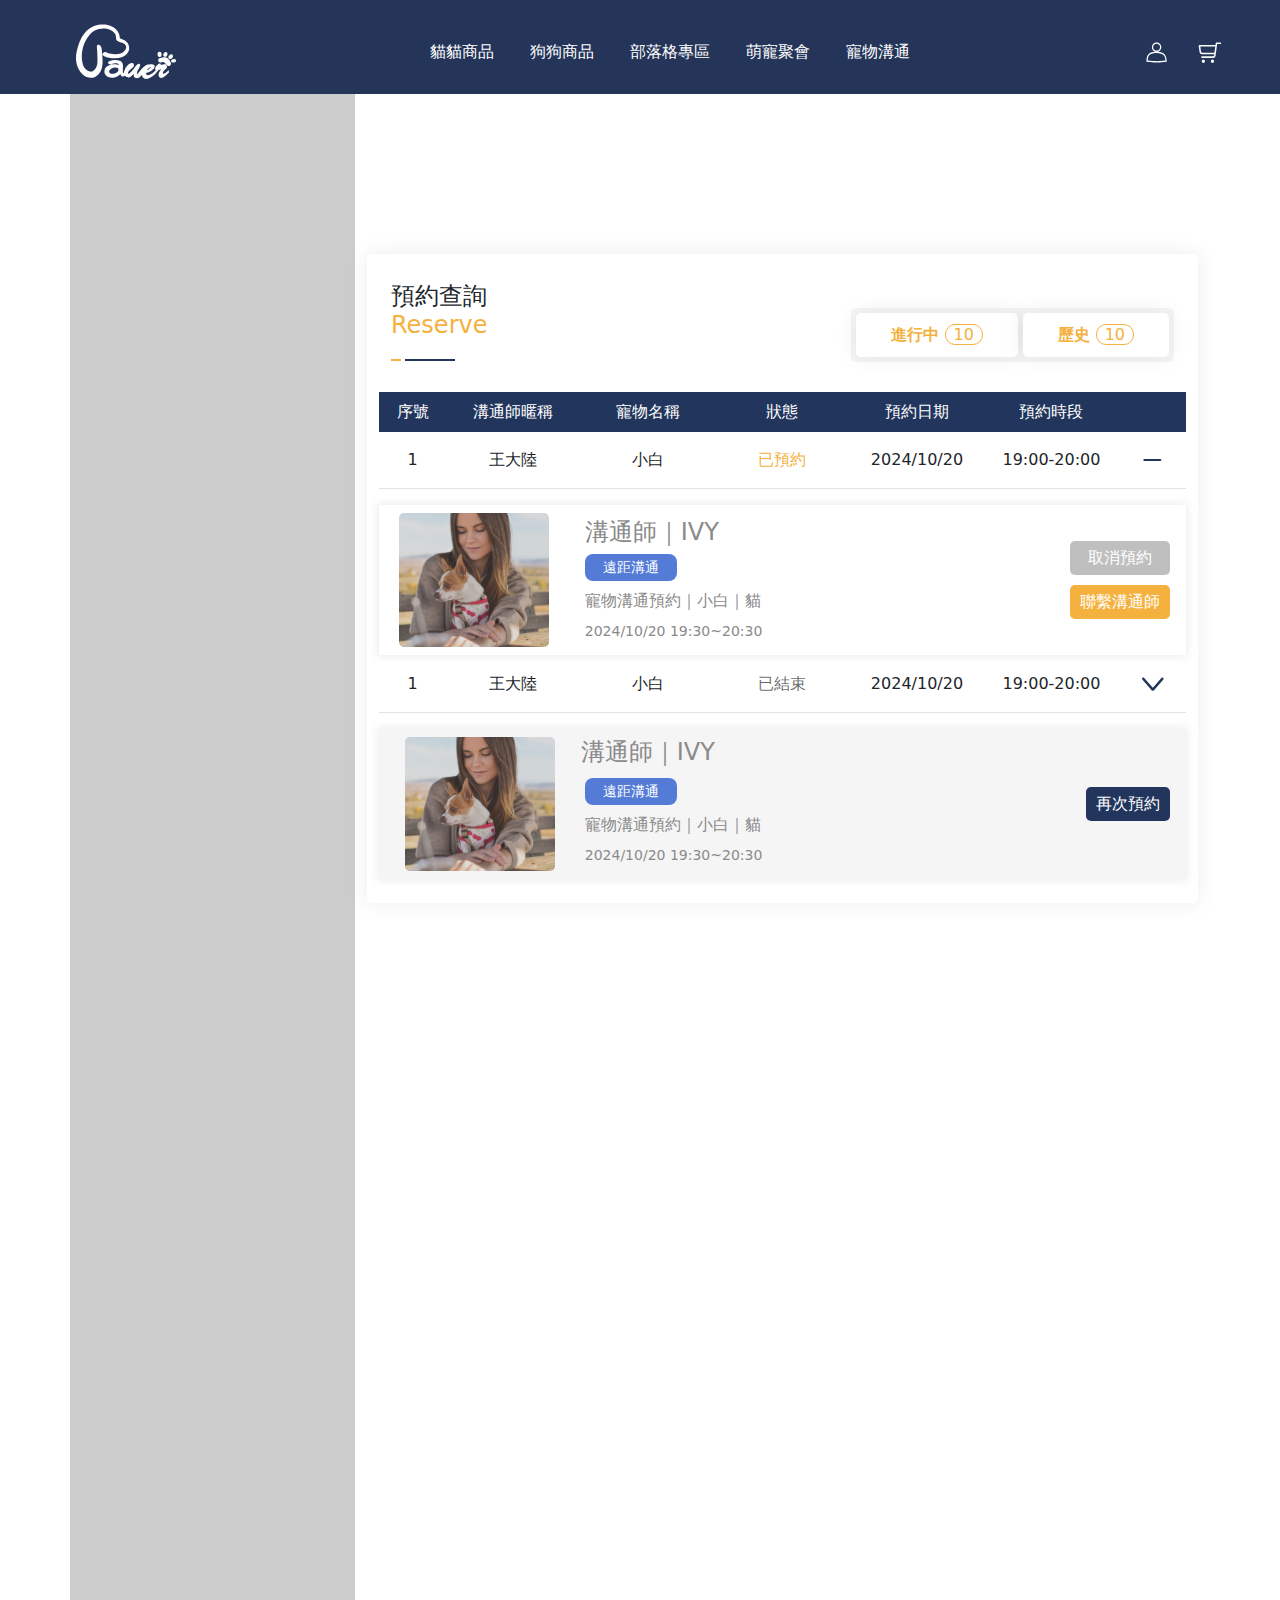
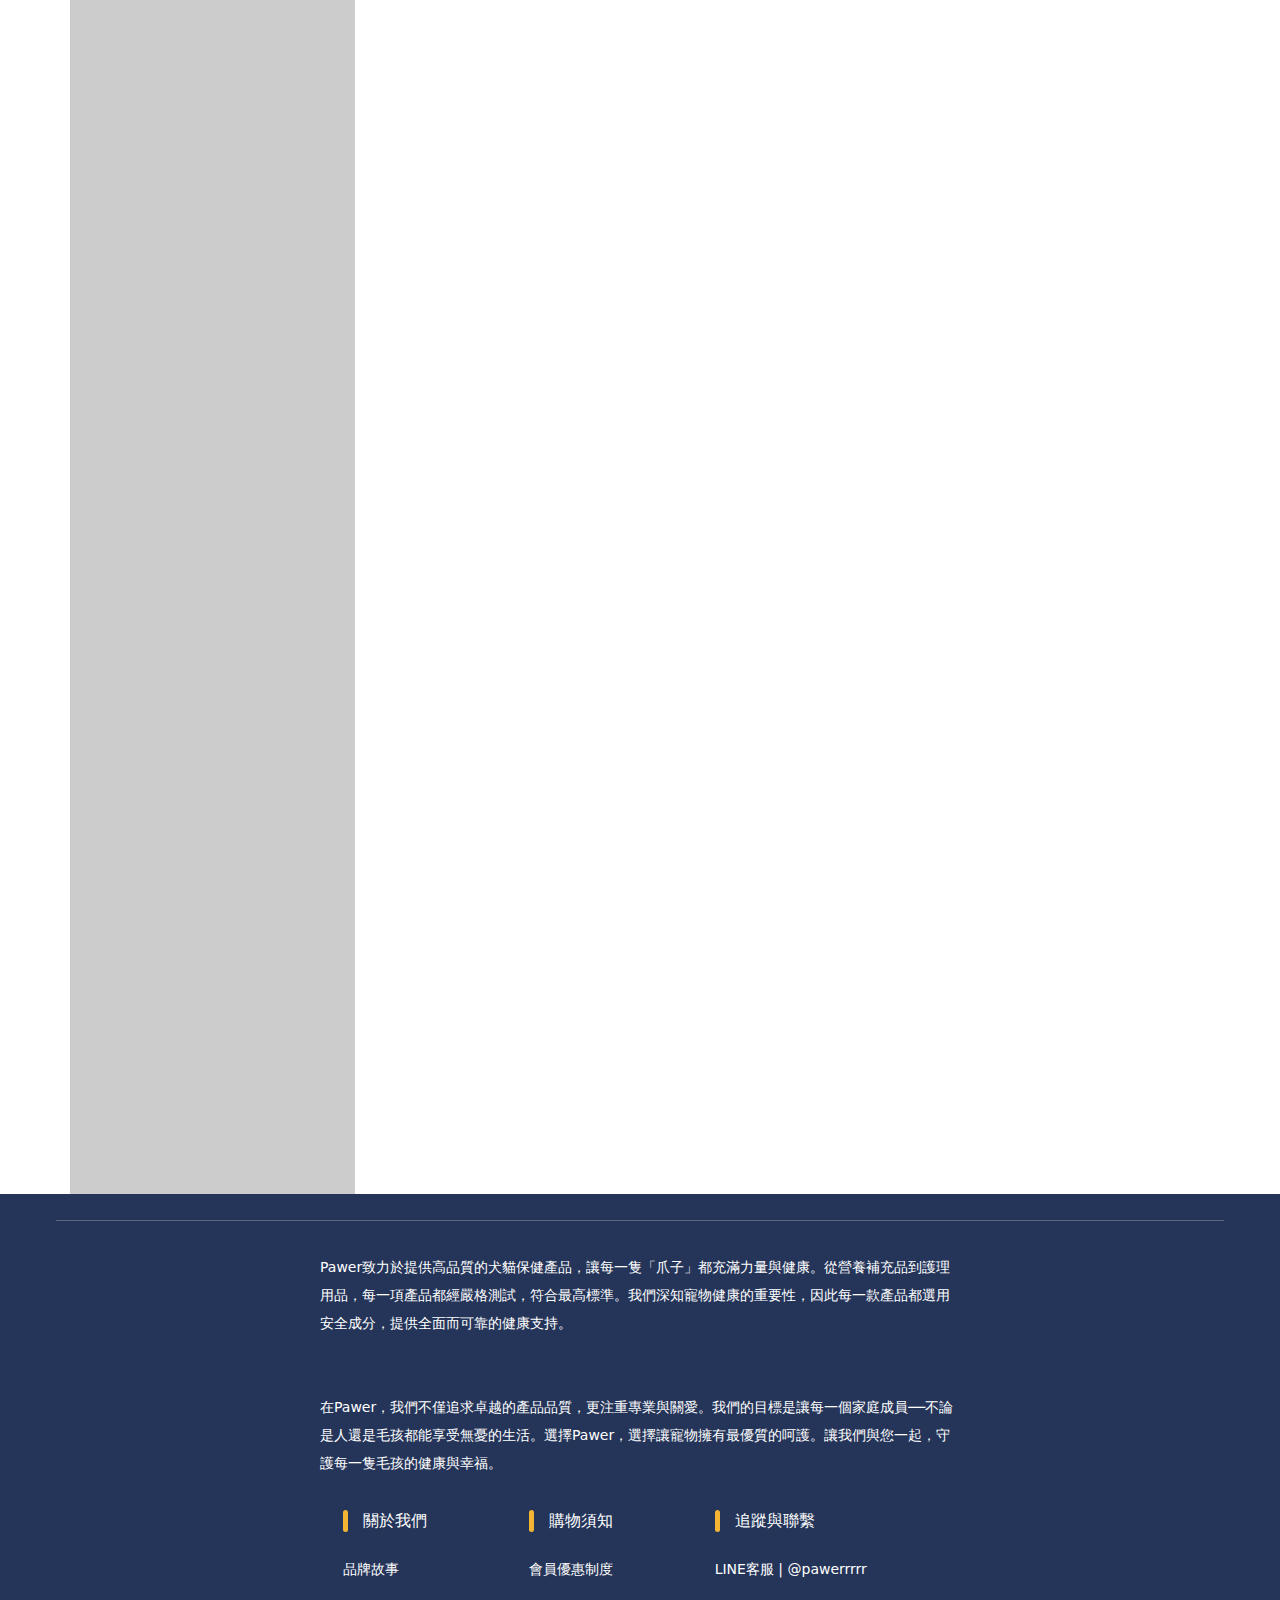
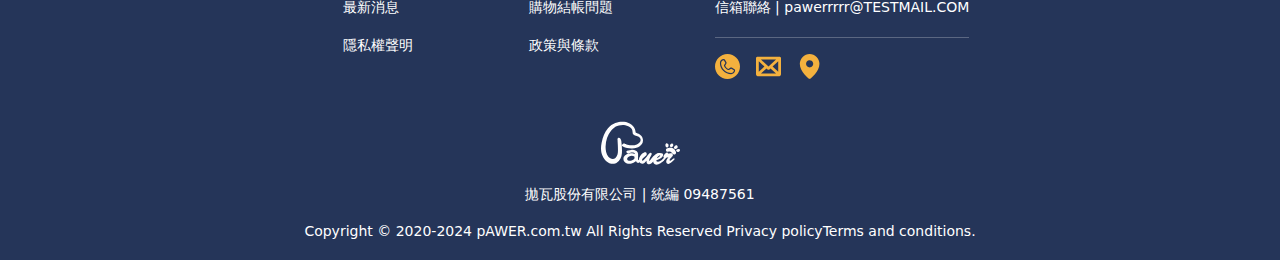
<file: reserve.html>
<!DOCTYPE html>
<html lang="en">
  <head>
    <meta charset="UTF-8" />
    <meta name="viewport" content="width=device-width, initial-scale=1.0" />
    <title>Document</title>
    <!-- bootstrap -->
    <link
      href="https://cdn.jsdelivr.net/npm/bootstrap@5.3.3/dist/css/bootstrap.min.css"
      rel="stylesheet"
      integrity="sha384-QWTKZyjpPEjISv5WaRU9OFeRpok6YctnYmDr5pNlyT2bRjXh0JMhjY6hW+ALEwIH"
      crossorigin="anonymous"
    />
    <!-- css -->
    <link rel="stylesheet" href="./css/PT.css" />
    <link rel="stylesheet" href="./css/header.css" />
    <link rel="stylesheet" href="./css/footer.css" />
    <link rel="stylesheet" href="./css/reserve.css" />
  </head>
  <body>
    <header>
      <div class="navbar">
        <div class="navbar-leftbtn">
          <div class="navbar-rwd-listbar">
            <svg
              xmlns="http://www.w3.org/2000/svg"
              width="25"
              height="25"
              viewBox="0 0 25 25"
              fill="none"
            >
              <path
                fill-rule="evenodd"
                clip-rule="evenodd"
                d="M2 21C2 20.7348 2.10536 20.4804 2.29289 20.2929C2.48043 20.1054 2.73478 20 3 20H23C23.2652 20 23.5196 20.1054 23.7071 20.2929C23.8946 20.4804 24 20.7348 24 21C24 21.2652 23.8946 21.5196 23.7071 21.7071C23.5196 21.8946 23.2652 22 23 22H3C2.73478 22 2.48043 21.8946 2.29289 21.7071C2.10536 21.5196 2 21.2652 2 21ZM2 13C2 12.7348 2.10536 12.4804 2.29289 12.2929C2.48043 12.1054 2.73478 12 3 12H23C23.2652 12 23.5196 12.1054 23.7071 12.2929C23.8946 12.4804 24 12.7348 24 13C24 13.2652 23.8946 13.5196 23.7071 13.7071C23.5196 13.8946 23.2652 14 23 14H3C2.73478 14 2.48043 13.8946 2.29289 13.7071C2.10536 13.5196 2 13.2652 2 13ZM2 5C2 4.73478 2.10536 4.48043 2.29289 4.29289C2.48043 4.10536 2.73478 4 3 4H23C23.2652 4 23.5196 4.10536 23.7071 4.29289C23.8946 4.48043 24 4.73478 24 5C24 5.26522 23.8946 5.51957 23.7071 5.70711C23.5196 5.89464 23.2652 6 23 6H3C2.73478 6 2.48043 5.89464 2.29289 5.70711C2.10536 5.51957 2 5.26522 2 5Z"
                fill="white"
              />
            </svg>
          </div>
          <a href="" class="navbar-logo">
            <!-- <img src="./images/icon/LOGO.svg" alt=""> -->
            <svg
              xmlns="http://www.w3.org/2000/svg"
              width="115"
              height="64"
              viewBox="0 0 115 64"
              fill="none"
            >
              <path
                d="M17.4577 61.5838C13.8559 61.5838 10.318 60.2239 7.75069 57.8503C6.43222 56.6315 3.95141 53.9626 2.1665 49.7778C-0.175137 44.2895 -0.620894 38.0282 0.840512 31.167C2.74767 22.2142 5.52378 15.699 9.58074 10.6603C16.647 1.88241 25.5998 0.526332 30.3056 0.5H30.6178C34.7745 0.5 38.0415 0.943876 42.4295 3.21404C45.5253 4.81651 47.835 7.38008 49.2907 10.8352C49.6876 11.7775 50.4117 14.4144 50.359 15.7272C50.3478 16.0112 50.4794 16.1297 51.0681 16.3592C55.0235 17.9109 55.4222 18.1949 56.6053 19.0394C56.7934 19.1729 57.0021 19.3215 57.2504 19.4945C60.0115 21.4017 60.7431 23.5496 61.0723 26.6135C61.6516 32.0152 58.0723 35.0095 55.8868 36.3129C53.5245 37.7235 50.5885 39.0364 45.1661 39.1022C44.946 39.1041 44.7278 39.1059 44.5097 39.1059C39.6007 39.1059 35.9048 38.3856 32.5231 36.7737C32.3181 36.6759 32.1187 36.5649 31.9307 36.4427C31.7727 36.3392 31.626 36.2508 31.4962 36.17C30.5482 35.5869 30.1232 35.2446 30.8379 33.8622C31.2573 33.0515 32.2316 32.1055 33.5952 32.1055C34.0109 32.1055 34.434 32.1939 34.8553 32.3707C35.2052 32.5174 35.555 32.6773 35.8954 32.8334C36.7569 33.2265 37.5713 33.5989 38.3951 33.7813C41.0376 34.3625 43.21 34.6333 45.2281 34.6333C47.6864 34.6333 49.9377 34.2252 52.1139 33.3845C54.6229 32.4139 57.3294 29.9632 57.6435 27.157C57.8523 25.2931 56.9062 23.5966 54.9088 22.2537C53.6994 21.4412 52.2474 21.0387 50.8462 20.6512C48.9992 20.1396 47.2538 19.6563 46.5203 18.2532C46.1366 17.5178 46.0745 16.6244 46.003 15.5899C45.8187 12.9229 45.5911 9.60511 39.6722 6.78198C37.0446 5.52746 33.3507 5.00835 31.957 5.00835H31.8629C23.2036 5.15694 18.9887 8.25655 14.6345 13.5605C9.89483 19.3346 6.91936 27.8435 6.67485 36.3223C6.56576 40.1178 7.29176 47.5377 10.7092 51.273C12.1688 52.8699 14.6138 54.5739 17.1003 54.5739C19.9968 54.5739 22.3873 52.2454 24.0161 47.8368C25.201 44.6318 24.5033 33.8471 24.2399 29.7883C24.1666 28.6598 24.1384 28.1971 24.1478 28.0523C24.1986 27.2492 24.0989 26.6925 24.018 26.2448C23.8882 25.5207 23.7848 24.9508 24.5841 24.3057C24.9941 23.9747 25.5133 23.7941 26.0455 23.7941C26.7809 23.7941 27.4919 24.1364 28.0486 24.759C28.9138 25.7276 29.4009 26.9257 29.5815 28.5281C30.2605 34.5562 30.836 40.4545 30.426 46.3359C30.0103 52.2887 27.4768 56.9362 22.8951 60.1506C21.5748 61.0778 19.6451 61.5875 17.4614 61.5875L17.4577 61.5838Z"
                fill="#FEFDFD"
              />
              <path
                d="M41.5341 61.5838C38.1392 61.5838 35.3386 60.3669 33.849 58.2472C32.6941 56.6033 32.333 54.2786 32.9274 52.3244C33.264 51.2166 34.891 47.517 41.6469 46.396C42.3184 46.2851 43.0688 46.2287 43.8776 46.2287C45.9747 46.2287 48.0963 46.6048 49.3809 47.186C49.3188 47.0054 49.2323 46.7873 49.1251 46.554C48.6944 45.6117 47.3985 45.0268 45.7415 45.0268C45.5195 45.0268 45.292 45.0381 45.0644 45.0588C43.1346 45.2393 42.2337 45.6569 41.5096 45.9954C40.9867 46.2381 40.5353 46.4487 39.9034 46.4487C39.5084 46.4487 39.0758 46.3678 38.5379 46.1967L38.5134 46.1892L38.4909 46.1779C37.4677 45.687 36.8959 45.1208 36.7906 44.5002C36.7417 44.2105 36.7755 43.7742 37.2138 43.3378C37.5711 42.9823 39.0062 42.4049 39.6438 42.1811C41.0168 41.6996 42.4444 41.41 43.887 41.3197C44.4136 41.2858 44.8895 41.2708 45.3409 41.2708C47.4248 41.2708 49.0988 41.6225 50.9382 42.4444C52.5915 43.1836 53.6899 44.8312 53.9513 46.9659C54.0547 47.8086 54.0134 49.3245 53.9682 50.9307C53.9174 52.7608 53.8347 55.787 54.1563 56.3268C54.8353 56.2685 55.0121 55.8736 55.6441 54.2222C55.9751 53.357 56.4284 52.1702 57.1581 50.6392C57.2258 50.4963 57.3688 50.1972 57.6697 50.1972C57.7882 50.1972 57.9029 50.2499 57.9819 50.3402C58.2302 50.6223 58.2208 51.3746 57.6716 55.8134C57.6359 56.0993 57.602 56.3682 57.5738 56.6127L57.6152 56.6654C57.7393 56.8196 57.7167 56.9231 57.6189 57.3556C57.4666 58.0403 57.4139 58.2716 57.081 58.2716H57.034C56.2534 59.5882 55.3694 60.254 54.3989 60.254C54.2165 60.254 54.0303 60.2296 53.8479 60.1807C52.4222 59.8045 52.1965 59.5412 51.5551 58.5989C51.4235 58.4052 51.2749 58.1851 51.0849 57.9218C50.9457 57.7299 50.8555 57.6792 50.8272 57.6792C50.7257 57.6792 50.4849 57.8954 50.2912 58.0685L50.1765 58.1701C48.3897 59.7481 46.4355 60.7919 44.3666 61.2753C43.4939 61.4784 42.514 61.5875 41.5341 61.5875V61.5838ZM44.9252 49.7778C42.151 49.7778 39.23 51.4404 38.2746 53.562C37.953 54.2767 37.9774 54.9745 38.3423 55.5783C38.8764 56.4604 40.0858 57.0378 41.5811 57.1262C41.692 57.1318 41.8049 57.1356 41.9196 57.1356C44.0638 57.1356 46.6951 56.0203 48.179 54.4855C48.7094 53.9344 48.9615 52.9075 48.8035 51.9313C48.6925 51.2448 48.4047 50.7314 48.0098 50.5226C47.075 50.0279 46.0349 49.7778 44.9233 49.7778H44.9252Z"
                fill="#FEFDFD"
              />
              <path
                d="M106.513 48.1621C105.608 48.1621 104.764 47.7258 104.194 46.9621C104.077 46.806 103.963 46.6462 103.848 46.4882C103.6 46.144 103.342 45.7885 103.069 45.4669C101.941 44.1371 100.886 43.5447 99.6517 43.5447C99.3301 43.5447 98.9859 43.5842 98.6267 43.6651C97.9684 43.9114 97.374 44.0375 96.8625 44.0375C95.6794 44.0375 94.8895 43.3961 94.5754 42.1848C94.376 41.4156 94.4757 40.6952 94.865 40.1009C95.275 39.4746 95.9747 39.0533 96.8399 38.9122C97.3759 38.8257 97.865 38.6997 98.337 38.5793C99.0461 38.3968 99.7778 38.2088 100.645 38.1636C100.983 38.1204 101.324 38.0997 101.655 38.0997C104.794 38.0997 107.348 40.0256 108.661 43.3829C108.697 43.4751 108.734 43.5672 108.772 43.6613C108.996 44.218 109.25 44.8481 109.285 45.4857C109.346 46.5973 108.494 47.6994 107.305 48.0493C107.047 48.1245 106.782 48.164 106.517 48.164L106.513 48.1621Z"
                fill="#FEFDFD"
              />
              <path
                d="M111.636 44.2463C110.559 44.2463 109.771 43.682 109.363 42.6137L109.342 42.561L109.338 42.5046C109.304 42.0081 109.511 41.4777 109.91 41.0507C110.527 40.3905 111.522 40.0257 112.712 40.0257C112.75 40.0257 112.848 40.0257 112.848 40.0257H112.868C114.215 40.2006 114.744 40.3774 114.962 41.5435C115.161 42.608 114.565 43.5579 113.514 43.8513C113.448 43.8701 113.371 43.8945 113.28 43.9227C112.88 44.0506 112.274 44.2444 111.635 44.2444L111.636 44.2463Z"
                fill="#FEFDFD"
              />
              <path
                d="M96.1988 37.7611C95.2828 37.7611 94.4327 37.1762 94.1299 36.3374C93.938 35.8032 93.7142 34.9813 93.7424 34.0879C93.7838 32.7882 94.7637 31.8083 96.022 31.8083C96.1085 31.8083 96.195 31.814 96.2815 31.8215C97.6226 31.9644 98.4783 33.0704 98.3617 34.5092C98.3542 34.6032 98.341 34.6973 98.3298 34.7763L98.3222 34.8271V35.3838C98.3185 36.5649 97.6846 37.4546 96.6671 37.7066C96.5185 37.7442 96.3605 37.763 96.2007 37.763L96.1988 37.7611Z"
                fill="#FEFDFD"
              />
              <path
                d="M108.343 40.0671C108.069 40.0671 107.809 40.0144 107.576 39.9129C106.933 39.6289 106.314 38.8709 106.197 38.2201C106.049 37.3982 106.673 36.4615 106.867 36.1945C107.19 35.7487 107.672 35.4628 108.136 35.1863C108.219 35.1374 108.302 35.0866 108.383 35.0377C108.736 34.8196 109.131 34.7048 109.524 34.7048C110.707 34.7048 111.638 35.6866 111.642 36.9374C111.644 37.6088 111.292 38.348 110.679 38.9649C109.991 39.6552 109.118 40.0671 108.345 40.0671H108.343Z"
                fill="#FEFDFD"
              />
              <path
                d="M102.481 37.5637C101.316 37.5637 100.318 36.5593 100.297 35.3706C100.272 33.8885 101.794 32.0321 103.056 32.0039H103.107C104.29 32.0039 105.234 32.9669 105.255 34.1951C105.281 35.7393 103.827 37.5336 102.526 37.5637H102.481Z"
                fill="#FEFDFD"
              />
              <path
                d="M69.978 62.18C69.6018 62.18 69.2275 62.1273 68.8626 62.0239C68.2213 61.8414 67.6928 61.659 67.2226 61.1418L67.2056 61.1211C67.1755 61.0834 67.1454 61.0458 67.1135 61.0082C66.6865 60.4891 66.2464 59.9531 66.3442 57.066C66.1373 57.2804 65.9173 57.5136 65.6916 57.7544C64.1681 59.3738 62.2741 61.39 60.6378 61.39C60.5964 61.39 60.5569 61.39 60.5155 61.3863C58.1212 61.2584 55.3526 59.8402 55.441 56.2685C55.5294 52.9714 56.6692 50.0655 58.6478 48.0869C61.5801 45.1208 63.1618 44.7409 64.2113 44.7409C64.3543 44.7409 64.4841 44.7484 64.6026 44.7541L64.7098 44.7597C65.2646 44.7842 65.7047 44.9722 66.0169 45.3202C66.6207 45.9898 66.5567 47.0468 66.5191 47.6788C66.5116 47.7935 66.506 47.8913 66.506 47.9684C66.506 48.9182 65.2552 49.9188 63.6734 51.1846C61.9186 52.5877 59.9306 54.177 59.8046 55.6704C59.7632 56.1726 59.94 56.6372 60.3481 57.0942C60.3594 57.1074 60.3763 57.1262 60.4422 57.1262C61.6233 57.1262 65.2872 52.8304 67.3204 50.122C67.3542 50.0806 67.4069 50.0054 67.484 49.8963C69.5266 47.0299 71.1046 45.6362 72.3102 45.6362C72.7804 45.6362 73.4312 45.8506 73.8562 46.87C74.2587 47.8367 71.5127 52.1702 71.4864 52.2153C70.6551 53.4981 70.1209 55.2736 70.1209 56.7387C70.1209 56.8422 70.1491 57.177 70.5178 57.177C70.9146 57.177 71.5071 56.3814 72.329 55.2792C73.2544 54.0397 74.5202 52.3432 76.5063 50.3552L76.5214 50.3401L76.5383 50.327C80.6216 47.1032 81.893 46.6688 82.5984 46.6688C83.1645 46.6688 83.4297 46.9941 83.6046 47.2104C83.7494 47.3872 83.7852 47.4154 83.8736 47.4154C83.9977 47.4154 84.3757 47.4154 84.4416 47.7596C84.513 48.1283 84.2215 48.243 83.4466 48.5533C83.0103 48.7264 81.9908 49.1326 81.8554 49.3546C81.5677 49.8229 81.2442 50.3721 80.8699 51.0097C78.4191 55.1889 74.3189 62.1856 69.9799 62.1856L69.978 62.18Z"
                fill="#FEFDFD"
              />
              <path
                d="M80.5972 62.9361C77.3923 62.9361 75.8707 60.0753 75.7841 57.239C75.6845 53.9513 76.8186 50.7577 78.816 48.6963C80.5295 46.9302 82.8598 45.9954 85.5551 45.9954C86.0986 45.9954 86.6648 46.033 87.2403 46.1064L87.3531 46.1214C88.6058 46.2813 90.4998 46.5221 90.4998 48.4349C90.4998 50.1464 89.2152 53.4303 80.6649 56.2873L80.6066 56.9381C80.5709 57.382 80.6762 57.7318 80.9263 58.0026C81.2799 58.3845 81.9476 58.6045 82.7564 58.6045C85.2579 58.6045 88.3443 56.1275 90.385 54.4874C90.5957 54.3181 90.7988 54.1564 90.9907 54.004L91.4534 53.6372L92.0007 55.9469L91.8765 56.0917C89.0327 59.402 84.577 62.9398 80.5991 62.9398L80.5972 62.9361ZM86.1456 49.206C84.5808 49.6179 82.5175 51.0549 81.2969 53.3213C84.2836 52.0291 86.1381 49.7665 86.1645 49.3038C86.1645 49.253 86.1532 49.221 86.1456 49.206Z"
                fill="#FEFDFD"
              />
              <path
                d="M98.0738 61.832C96.1065 61.832 94.9291 60.0471 94.9291 58.3224C94.9291 55.757 96.6218 53.7219 98.1472 51.9276L94.9686 52.631C93.8476 54.3501 92.4614 55.6798 91.1185 56.9682C90.7348 57.3369 90.3361 57.7187 89.9524 58.1024L89.311 58.7437V55.3733L89.4502 55.2604C90.2458 54.6172 90.9793 53.8366 91.7298 52.8285C91.1448 52.6122 90.8966 52.142 90.8966 51.3201C90.8966 48.1772 95.2056 45.0814 96.4036 45.0814C97.0036 45.0814 97.5115 45.5704 97.5115 46.1497C97.5115 46.3923 97.4738 46.6218 97.4174 46.8305C98.0174 46.744 98.5741 46.6613 99.0801 46.586C100.643 46.3528 101.772 46.1835 102.511 46.1835C102.893 46.1835 103.365 46.2211 103.613 46.5202C104.26 47.3384 104.585 48.0644 104.674 48.8769V48.8976L104.676 48.9183C104.676 50.3308 103.807 51.0474 102.889 51.8053L102.83 51.8542C102.121 52.4655 99.791 54.5984 99.791 56.2046C99.791 56.6353 100.267 56.9682 100.677 56.9682C101.886 56.9682 103.684 55.4278 104.995 54.3031C105.403 53.9532 105.789 53.6222 106.107 53.3815L106.59 53.0147L107.023 55.298L106.901 55.4353C105.706 56.7858 100.711 61.832 98.0701 61.832H98.0738Z"
                fill="#FEFDFD"
              />
            </svg>
          </a>
        </div>
        <div class="navbar-list">
          <a href="">貓貓商品</a>
          <a href="">狗狗商品</a>
          <a href="">部落格專區</a>
          <a href="">萌寵聚會</a>
          <a href="">寵物溝通</a>
        </div>
        <div class="navbar-rightbtn">
          <a class="navbar-member">
            <!-- <img src="./images/icon/member.svg" alt=""> -->
            <svg
              xmlns="http://www.w3.org/2000/svg"
              width="25"
              height="25"
              viewBox="0 0 40 40"
              fill="none"
            >
              <path
                fill-rule="evenodd"
                clip-rule="evenodd"
                d="M21.6927 18.8099C25.1278 18.1043 27.7112 15.0638 27.7112 11.4198C27.7112 7.25313 24.3335 3.87537 20.1668 3.87537C16.0001 3.87537 12.6223 7.25313 12.6223 11.4198C12.6223 15.0014 15.118 18 18.4652 18.7716C5.86281 19.1289 4 25.4935 4 34.7115C17.9368 36.4298 24.069 36.4298 36.3334 34.7115C36.3334 25.7253 33.5633 19.4507 21.6927 18.8099ZM25.7112 11.4198C25.7112 14.4819 23.2289 16.9643 20.1668 16.9643C17.1047 16.9643 14.6223 14.4819 14.6223 11.4198C14.6223 8.3577 17.1047 5.87537 20.1668 5.87537C23.2289 5.87537 25.7112 8.3577 25.7112 11.4198ZM34.2932 32.9713C23.8802 34.3508 17.9145 34.3452 6.02799 32.9419C6.15675 29.1294 6.75196 26.3388 8.26532 24.4091C9.90829 22.314 13.0497 20.7557 19.6092 20.7557C26.157 20.7557 29.6517 22.3107 31.5857 24.4992C33.3063 26.4463 34.1122 29.2435 34.2932 32.9713Z"
                fill="white"
              />
            </svg>
          </a>
          <button class="navbar-cart">
            <!-- <img src="./images/icon/cart.svg" alt=""> -->
            <svg
              xmlns="http://www.w3.org/2000/svg"
              width="25"
              height="25"
              viewBox="0 0 40 40"
              fill="none"
            >
              <path
                d="M25.9856 28.6919H7.78285C7.17444 28.6919 6.64416 28.158 6.64416 27.4406C6.64416 26.7232 7.17444 26.1893 7.78285 26.1893H25.7204C26.6095 26.1893 27.1554 25.5219 27.2958 24.5043L29.8538 5.93531C30.0098 4.65068 30.4465 4 32.0375 4H37.5124C38.1363 4 38.6666 4.58393 38.6666 5.25128C38.6666 5.93531 38.1363 6.51925 37.5124 6.51925H32.2403L29.7446 24.838C29.4171 27.207 28.2472 28.6919 25.9856 28.6919ZM28.8556 22.7524H7.75157C5.47433 22.7524 4.30449 21.2509 3.97693 18.8652L2.7291 10.0395C2.69795 9.82262 2.66668 9.55568 2.66668 9.40552C2.66668 8.60471 3.22823 8.05414 4.08607 8.05414H30.2126L30.197 10.5734H5.31833L6.42574 18.5648C6.55059 19.5993 7.06529 20.2499 7.98556 20.2499H28.8867L28.8556 22.7524ZM24.7533 36.8001C23.3495 36.8001 22.2264 35.6156 22.2264 34.0974C22.2264 32.5959 23.3495 31.3946 24.7533 31.3946C26.1727 31.3946 27.2958 32.5959 27.2958 34.0974C27.2958 35.6156 26.1727 36.8001 24.7533 36.8001ZM10.1692 36.8001C8.74983 36.8001 7.62685 35.6156 7.62685 34.0974C7.62685 32.5959 8.74983 31.3946 10.1692 31.3946C11.5731 31.3946 12.7117 32.5959 12.7117 34.0974C12.7117 35.6156 11.5731 36.8001 10.1692 36.8001Z"
                fill="#F9F9F8"
              />
            </svg>
          </button>
        </div>
      </div>
    </header>
    <main class="PT-reserve">
      <div class="container">
        <div class="row">
          <!-- 左側 -->
          <div class="col-3 sidebar"></div>
          <!-- 右側 -->
          <div class="col right-block">
            <div class="reserve-card">
              <div class="container p-4">
                <!-- 標題/按鈕 -->
                <!-- !#功能 篩選 -->
                <div
                  class="row d-flex justify-content-center align-items-center"
                >
                  <!-- 標題 -->
                  <div class="col-12 col-sm-3">
                    <h4>
                      預約查詢 <span style="color: #f4b13e">Reserve</span>
                    </h4>
                    <p>
                      <svg
                        xmlns="http://www.w3.org/2000/svg"
                        width="64"
                        height="2"
                        viewBox="0 0 64 2"
                        fill="none"
                      >
                        <path
                          fill-rule="evenodd"
                          clip-rule="evenodd"
                          d="M10 2H0V0H10V2Z"
                          fill="#F4B13E"
                        />
                        <path
                          fill-rule="evenodd"
                          clip-rule="evenodd"
                          d="M64 2H14V0H64V2Z"
                          fill="#22355C"
                        />
                      </svg>
                    </p>
                  </div>
                  <!-- 按鈕 -->
                  <div class="col-12 col-sm-9 navbutton">
                    <div class="btn-bg">
                      <button type="button" class="btnn">
                        進行中
                        <span class="count">10</span>
                      </button>
                      <button type="button" class="btnn">
                        歷史
                        <span class="count">10</span>
                      </button>
                    </div>
                  </div>
                </div>
                <!-- 清單標題 -->
                <div class="row none title text-center py-2">
                  <div class="col-1">序號</div>
                  <div class="col-2">溝通師暱稱</div>
                  <div class="col-2 d-none d-lg-block">寵物名稱</div>
                  <div class="col d-none d-lg-block">狀態</div>
                  <div class="col">預約日期</div>
                  <div class="col">預約時段</div>
                  <div class="col-1"></div>
                </div>
                <!-- !map -->
                <!-- 清單明細(已預約) -->
                <!-- !#功能 下拉onclick -->
                <div
                  class="row none text-center justify-content-center align-items-center my-3 pb-3 border-bottom"
                >
                  <div class="col-1">1</div>
                  <div class="col-2">王大陸</div>
                  <div class="col-2 d-none d-lg-block">小白</div>
                  <div class="col d-none d-lg-block">
                    <!-- ! -->
                    <span class="PT-sp-1">已預約 </span>
                  </div>
                  <div class="col">2024/10/20</div>
                  <div class="col">19:00-20:00</div>
                  <!-- ! -->
                  <div class="col-1">
                    <svg
                      class="d-inline"
                      xmlns="http://www.w3.org/2000/svg"
                      width="19"
                      height="3"
                      viewBox="0 0 19 3"
                      fill="none"
                    >
                      <path
                        d="M1.33337 1.12012L17.3334 1.12012"
                        stroke="#22355C"
                        stroke-width="2"
                        stroke-linecap="round"
                      />
                    </svg>
                    <svg
                      class="PT-sp-none"
                      xmlns="http://www.w3.org/2000/svg"
                      width="25"
                      height="25"
                      viewBox="0 0 26 26"
                      fill="none"
                    >
                      <path
                        fill-rule="evenodd"
                        clip-rule="evenodd"
                        d="M2.55963 7.15987C3.12117 6.71792 3.95574 6.78957 4.42369 7.31992L13.3334 17.4176L22.2431 7.31992C22.711 6.78957 23.5456 6.71792 24.1071 7.15987C24.6687 7.60183 24.7445 8.39003 24.2766 8.92037L14.3501 20.1703C14.0987 20.4553 13.7262 20.6201 13.3334 20.6201C12.9406 20.6201 12.5681 20.4553 12.3166 20.1703L2.39017 8.92037C1.92222 8.39003 1.99809 7.60183 2.55963 7.15987Z"
                        fill="#22355C"
                      />
                    </svg>
                  </div>
                </div>
                <!-- !＃判斷 已結束反灰PT-sp-3 -->
                <!-- 清單下拉卡片(已預約) -->
                <div class="row detail-card d-flex">
                  <!-- 頭像 -->
                  <!-- !＃判斷 若取得資料為結束且於手機版?PT-sp-none-rwd -->
                  <div
                    class="col-4 col-md-3 d-flex justify-content-center align-items-center ps-0"
                  >
                    <div class="imgg d-flex py-2">
                      <img src="./images/pic/teacher.png" alt="" />
                    </div>
                  </div>
                  <!-- 內容 -->
                  <div class="col-6 col-md-9 py-2 px-0 d-flex main-1">
                    <div
                      class="col d-flex flex-column justify-content-center align-items-start"
                    >
                      <h5 class="text text-1 m-1">溝通師｜IVY</h5>
                      <!-- ! -->
                      <p class="m-1 text-2">遠距溝通</p>
                      <!-- ! -->
                      <p class="text text-3 m-1">寵物溝通預約｜小白｜貓</p>
                      <!-- ! -->
                      <p class="text text-4 m-1">2024/10/20 19:30~20:30</p>
                    </div>
                    <!-- 按鈕 -->
                    <!-- !功能 取消/1v1 -->
                    <div
                      class="col d-flex btnn-group-position align-items-center"
                    >
                      <!-- !＃判斷 ?PT-sp-block:PT-sp-none -->
                      <div class="btnn-group me-3">
                        <button class="btnn btnn-1 m-0 PT-sp-block">
                          取消預約
                        </button>
                        <button class="btnn btnn-2 m-0 PT-sp-block">
                          聯繫溝通師
                        </button>
                        <button class="btnn btnn-3 m-0 PT-sp-none">
                          再次預約
                        </button>
                      </div>
                    </div>
                  </div>
                  <!-- 手機版狀態 -->
                  <!-- !＃判斷 若狀態為進行中?PT-sp-1 : PT-sp-2-->
                  <div
                    class="PT-sp-1 col-2 status d-block d-md-none py-2 px-0 text-end"
                  >
                    已預約
                    <!-- !PT-sp-4 -->
                    <p class="d-none">遠距溝通</p>
                  </div>
                </div>
                <!-- 清單明細(已結束) -->
                <div
                  class="row none text-center justify-content-center align-items-center my-3 pb-3 border-bottom"
                >
                  <div class="col-1">1</div>
                  <div class="col-2">王大陸</div>
                  <div class="col-2 d-none d-lg-block">小白</div>
                  <div class="col d-none d-lg-block">
                    <span class="PT-sp-2">已結束</span>
                  </div>
                  <div class="col">2024/10/20</div>
                  <div class="col">19:00-20:00</div>
                  <div class="col-1">
                    <svg
                      xmlns="http://www.w3.org/2000/svg"
                      width="25"
                      height="25"
                      viewBox="0 0 26 26"
                      fill="none"
                    >
                      <path
                        fill-rule="evenodd"
                        clip-rule="evenodd"
                        d="M2.55963 7.15987C3.12117 6.71792 3.95574 6.78957 4.42369 7.31992L13.3334 17.4176L22.2431 7.31992C22.711 6.78957 23.5456 6.71792 24.1071 7.15987C24.6687 7.60183 24.7445 8.39003 24.2766 8.92037L14.3501 20.1703C14.0987 20.4553 13.7262 20.6201 13.3334 20.6201C12.9406 20.6201 12.5681 20.4553 12.3166 20.1703L2.39017 8.92037C1.92222 8.39003 1.99809 7.60183 2.55963 7.15987Z"
                        fill="#22355C"
                      />
                    </svg>
                  </div>
                </div>

                <!-- demo2(已結束) -->
                <div class="row detail-card d-flex mt-3 PT-sp-3">
                  <!-- 頭像 -->
                  <div
                    class="col-4 col-md-3 d-flex justify-content-center align-items-center PT-sp-none-rwd"
                  >
                    <div class="imgg d-flex py-2">
                      <img src="./images/pic/teacher.png" alt="" />
                    </div>
                  </div>
                  <!-- 內容 -->
                  <div class="col-6 col-md-9 py-2 px-0 d-flex main-1">
                    <div
                      class="col d-flex flex-column justify-content-center align-items-start"
                    >
                      <h5 class="text text-1 mb-2">溝通師｜IVY</h5>
                      <p class="m-1 text-2 PT-sp-none-rwd">遠距溝通</p>
                      <p class="text text-3 m-1 PT-sp-none-rwd">
                        寵物溝通預約｜小白｜貓
                      </p>
                      <p class="text text-4 m-1">2024/10/20 19:30~20:30</p>
                    </div>
                    <div
                      class="col d-flex btnn-group-position align-items-center"
                    >
                      <!-- 按鈕 -->
                      <div class="btnn-group me-3">
                        <button class="btnn btnn-1 m-0 PT-sp-none">
                          取消預約
                        </button>
                        <button class="btnn btnn-2 m-0 PT-sp-none">
                          聯繫溝通師
                        </button>
                        <button class="btnn btnn-3 m-0 PT-sp-block">
                          再次預約
                        </button>
                      </div>
                    </div>
                  </div>
                  <!-- 手機版狀態 -->
                  <div class="col status d-block d-md-none py-2 px-0 text-end">
                    <p>已結束</p>
                    <p class="PT-sp-4">遠距溝通</p>
                  </div>
                </div>
              </div>
            </div>
          </div>
        </div>
      </div>
    </main>
    <footer>
      <div class="footer-wrapper">
        <div class="footer-top-wrapper">
          <div class="footer-top-hr">
            <hr />
          </div>
        </div>
        <div class="footer-section">
          <div class="footer-col">
            <div class="footer-col footer-endcontent footer-left-content-text">
              Pawer致力於提供高品質的犬貓保健產品，讓每一隻「爪子」都充滿力量與健康。從營養補充品到護理用品，每一項產品都經嚴格測試，符合最高標準。我們深知寵物健康的重要性，因此每一款產品都選用安全成分，提供全面而可靠的健康支持。<br /><br /><br />在Pawer，我們不僅追求卓越的產品品質，更注重專業與關愛。我們的目標是讓每一個家庭成員──不論是人還是毛孩都能享受無憂的生活。選擇Pawer，選擇讓寵物擁有最優質的呵護。讓我們與您一起，守護每一隻毛孩的健康與幸福。
            </div>
            <div class="footer-col">
              <div class="footer-box">
                <ul>
                  <li class="title">關於我們</li>
                  <li>品牌故事</li>
                  <li>最新消息</li>
                  <li>隱私權聲明</li>
                </ul>
              </div>
              <div class="footer-box">
                <ul>
                  <li class="title">購物須知</li>
                  <li>會員優惠制度</li>
                  <li>購物結帳問題</li>
                  <li>政策與條款</li>
                </ul>
              </div>
              <div class="footer-box">
                <ul>
                  <li class="title">追蹤與聯繫</li>
                  <li>LINE客服 | @pawerrrrr</li>
                  <li>信箱聯絡 | pawerrrrr@TESTMAIL.COM</li>
                  <hr />
                  <li class="footer-icon">
                    <svg
                      xmlns="http://www.w3.org/2000/svg"
                      width="25"
                      height="25"
                      viewBox="0 0 80 80"
                      fill="none"
                    >
                      <path
                        d="M43.1154 51.5594C43.6887 51.5256 44.2453 51.3535 44.7376 51.0579L51.7025 46.8792L60.5559 51.9381C60.4836 54.2412 59.5206 56.4265 57.8697 58.0339C56.2187 59.6414 54.0084 60.5456 51.7042 60.5563H51.6586C47.4464 60.5563 43.2756 59.7259 39.3846 58.1126C35.4937 56.4992 31.9589 54.1347 28.9826 51.1541C26.0063 48.1735 23.6468 44.6355 22.039 40.7422C20.4312 36.849 19.6067 32.677 19.6127 28.4648C19.6234 26.1606 20.5276 23.9503 22.1351 22.2994C23.7425 20.6484 25.9278 19.6854 28.2309 19.6132L33.2898 28.4665L29.1111 35.4314C28.8156 35.9238 28.6436 36.4804 28.6097 37.0538C28.5759 37.6271 28.6813 38.2001 28.9168 38.7238C31.4187 44.2927 35.8765 48.7504 41.4454 51.2522C41.9691 51.4879 42.5421 51.5933 43.1154 51.5594Z"
                        fill="#F4B13E"
                      />
                      <path
                        fill-rule="evenodd"
                        clip-rule="evenodd"
                        d="M40 80C62.0914 80 80 62.0914 80 40C80 17.9086 62.0914 0 40 0C17.9086 0 0 17.9086 0 40C0 62.0914 17.9086 80 40 80ZM28.1101 15.7441C29.542 15.6992 30.8816 16.4488 31.5924 17.6927L36.6513 26.5461C37.3459 27.7616 37.33 29.2575 36.6097 30.4581L32.5146 37.2835C34.6178 41.8713 38.2983 45.5517 42.886 47.6549L49.7114 43.5598C50.9119 42.8395 52.4079 42.8236 53.6234 43.5182L62.4768 48.5771C63.7207 49.2879 64.4703 50.6275 64.4254 52.0594C64.3217 55.3646 62.9398 58.5006 60.5705 60.8074C58.2012 63.1142 55.0294 64.4119 51.7227 64.4272L51.7047 64.4273H51.659C46.9381 64.4272 42.2634 63.4965 37.9025 61.6883C33.5415 59.8801 29.5798 57.2299 26.244 53.8893C22.9081 50.5488 20.2636 46.5833 18.4616 42.2198C16.6596 37.8562 15.7355 33.1803 15.7422 28.4593L15.7423 28.4468C15.7576 25.1401 17.0552 21.9683 19.3621 19.599C21.6689 17.2297 24.8049 15.8478 28.1101 15.7441Z"
                        fill="#F4B13E"
                      />
                    </svg>
                    <svg
                      xmlns="http://www.w3.org/2000/svg"
                      width="25"
                      height="25"
                      viewBox="0 0 80 80"
                      fill="none"
                    >
                      <path
                        d="M79.9946 13.3358C79.9926 13.2554 79.9885 13.175 79.9823 13.0949C79.977 13.0263 79.9702 12.9583 79.9618 12.8908C79.9526 12.8157 79.9409 12.741 79.9277 12.6663C79.9152 12.5957 79.9018 12.5258 79.8861 12.4565C79.87 12.3858 79.8513 12.3157 79.8318 12.2457C79.8121 12.1756 79.7918 12.1062 79.7689 12.0377C79.7463 11.9693 79.7208 11.902 79.6947 11.8347C79.6683 11.7671 79.6416 11.7001 79.6121 11.6342C79.5826 11.5684 79.5508 11.5035 79.5179 11.4388C79.485 11.3738 79.4513 11.3096 79.4153 11.2465C79.3801 11.1848 79.3426 11.1241 79.3043 11.0638C79.2636 10.9998 79.2216 10.9369 79.1779 10.8752C79.1385 10.8197 79.0975 10.7649 79.0551 10.711C79.0053 10.6474 78.9539 10.5854 78.9008 10.5248C78.8769 10.4974 78.8565 10.4682 78.8317 10.4413C78.8108 10.4185 78.7876 10.3991 78.7665 10.3769C78.7118 10.3196 78.6552 10.2646 78.5977 10.2104C78.5462 10.1618 78.4945 10.1138 78.4411 10.0681C78.387 10.0219 78.3312 9.97802 78.2749 9.93434C78.2147 9.88767 78.1547 9.8413 78.0926 9.79808C78.0378 9.75983 77.981 9.72437 77.9244 9.68857C77.859 9.64725 77.7937 9.60602 77.7266 9.5684C77.6671 9.53495 77.6056 9.50475 77.5443 9.474C77.4779 9.44073 77.4117 9.40727 77.3441 9.37743C77.2772 9.34813 77.2088 9.32236 77.1405 9.29623C77.0754 9.27146 77.0108 9.24623 76.9448 9.22462C76.8726 9.20084 76.799 9.18085 76.7253 9.16078C76.6596 9.14287 76.5943 9.12488 76.5281 9.11004C76.4551 9.09367 76.3809 9.08083 76.3064 9.06819C76.2359 9.05616 76.1654 9.04448 76.0943 9.03581C76.0247 9.0274 75.9545 9.02171 75.8838 9.01656C75.8051 9.01077 75.7265 9.00634 75.6474 9.00462C75.6165 9.00398 75.5867 9 75.5555 9H4.44444C4.41388 9 4.38422 9.00398 4.35366 9.00461C4.27354 9.00624 4.19379 9.01076 4.11386 9.01673C4.0446 9.02179 3.97571 9.02731 3.90733 9.03554C3.83464 9.0444 3.7623 9.05633 3.68996 9.06872C3.61744 9.0812 3.5451 9.09368 3.47366 9.10959C3.40548 9.12478 3.33821 9.14341 3.27057 9.16186C3.19878 9.18149 3.12716 9.20083 3.057 9.22398C2.989 9.24622 2.92227 9.27217 2.85517 9.29776C2.7888 9.32317 2.72243 9.34813 2.65769 9.3767C2.58788 9.40726 2.51989 9.44162 2.45171 9.47589C2.39221 9.50573 2.33271 9.53503 2.27502 9.5674C2.2063 9.60583 2.13957 9.64806 2.07266 9.69036C2.01732 9.72536 1.96198 9.75999 1.90827 9.79733C1.84552 9.8411 1.78456 9.88803 1.72382 9.93532C1.66812 9.97854 1.61296 10.0218 1.55961 10.0675C1.50572 10.1135 1.45364 10.1619 1.40174 10.2109C1.34441 10.265 1.28817 10.3198 1.23373 10.3768C1.21239 10.399 1.18924 10.4184 1.16827 10.4412C1.14349 10.4682 1.12306 10.4974 1.09918 10.5248C1.04602 10.5855 0.994596 10.6475 0.944922 10.711C0.902604 10.765 0.861673 10.8198 0.822129 10.8752C0.778363 10.9368 0.736408 10.9998 0.695719 11.0638C0.657378 11.1241 0.619945 11.1848 0.584678 11.2464C0.548693 11.3095 0.515048 11.3738 0.482141 11.4387C0.449226 11.5034 0.417396 11.5684 0.387919 11.6344C0.358441 11.7001 0.331678 11.7669 0.305456 11.8343C0.279233 11.9018 0.253733 11.9693 0.230948 12.0376C0.208159 12.1062 0.187904 12.1757 0.168193 12.2457C0.148663 12.3157 0.130044 12.3858 0.113941 12.4565C0.0982074 12.5257 0.0848221 12.5957 0.0723443 12.6662C0.0591443 12.7409 0.047389 12.8156 0.0381668 12.8908C0.0296655 12.9583 0.0228533 13.0263 0.0177299 13.0948C0.0114015 13.1751 0.00730225 13.2555 0.00543312 13.3358C0.00470349 13.3723 0 13.4077 0 13.4444V63.8148C0.0006064 64.8445 0.216651 65.8627 0.634247 66.8039C1.05184 67.7451 1.66175 68.5885 2.42477 69.2799L2.42514 69.2803C3.78421 70.5286 5.5621 71.2215 7.40741 71.2222H72.5926C74.4372 71.2215 76.2145 70.5291 77.5734 69.2817L77.5787 69.2769C78.3406 68.5855 78.9497 67.7424 79.3666 66.8018C79.7836 65.8611 79.9994 64.8437 80 63.8148V13.4444C80 13.4077 79.9953 13.3723 79.9946 13.3358ZM8.88889 23.5476L26.9582 40.1112L8.88889 56.6749V23.5476ZM43.5127 36.7878L43.5113 36.7892L40 40.0079L15.8702 17.8889H64.1298L43.5127 36.7878ZM33.5355 46.1403L36.9969 49.3133C37.8165 50.0647 38.8881 50.4815 40 50.4815C41.1119 50.4815 42.1835 50.0647 43.0031 49.3133L46.4647 46.1403L64.13 62.3333H15.8702L33.5355 46.1403ZM53.0418 40.1111L71.1111 23.5476V56.6745L53.0418 40.1111Z"
                        fill="#F4B13E"
                      />
                    </svg>
                    <svg
                      xmlns="http://www.w3.org/2000/svg"
                      width="25"
                      height="25"
                      viewBox="0 0 80 80"
                      fill="none"
                    >
                      <path
                        d="M40.4286 0C32.0962 0.00988651 24.108 3.32428 18.2161 9.21613C12.3243 15.108 9.00989 23.0962 9 31.4286C9 58.3203 37.5714 78.6328 38.7879 79.4838C39.2691 79.8198 39.8417 80 40.4286 80C41.0154 80 41.5881 79.8198 42.0692 79.4838C43.2857 78.6328 71.8571 58.3203 71.8571 31.4286C71.8473 23.0962 68.5329 15.108 62.641 9.21613C56.7491 3.32428 48.7609 0.00988556 40.4286 0ZM40.4307 20.001C42.691 20.001 44.9006 20.6713 46.78 21.9271C48.6595 23.1829 50.1243 24.9678 50.9893 27.0561C51.8543 29.1444 52.0806 31.4423 51.6396 33.6592C51.1987 35.8761 50.1102 37.9125 48.5119 39.5108C46.9136 41.1091 44.8772 42.1976 42.6603 42.6386C40.4433 43.0796 38.1454 42.8532 36.0571 41.9882C33.9688 41.1232 32.1839 39.6584 30.9282 37.779C29.6724 35.8996 29.0021 33.69 29.0021 31.4296C29.0021 29.9288 29.2976 28.4426 29.872 27.056C30.4463 25.6694 31.2881 24.4095 32.3493 23.3483C33.4106 22.287 34.6705 21.4452 36.0571 20.8709C37.4437 20.2966 38.9298 20.001 40.4307 20.001Z"
                        fill="#F4B13E"
                      />
                    </svg>
                  </li>
                </ul>
              </div>
            </div>
          </div>
        </div>
        <div class="footer-section">
          <div class="footer-col">
            <svg
              xmlns="http://www.w3.org/2000/svg"
              width="95"
              height="65"
              viewBox="0 0 115 64"
              fill="none"
              class="footer-last-text"
            >
              <path
                d="M17.4577 61.5838C13.8559 61.5838 10.318 60.2239 7.75069 57.8503C6.43222 56.6315 3.95141 53.9626 2.1665 49.7778C-0.175137 44.2895 -0.620894 38.0282 0.840512 31.167C2.74767 22.2142 5.52378 15.699 9.58074 10.6603C16.647 1.88241 25.5998 0.526332 30.3056 0.5H30.6178C34.7745 0.5 38.0415 0.943876 42.4295 3.21404C45.5253 4.81651 47.835 7.38008 49.2907 10.8352C49.6876 11.7775 50.4117 14.4144 50.359 15.7272C50.3478 16.0112 50.4794 16.1297 51.0681 16.3592C55.0235 17.9109 55.4222 18.1949 56.6053 19.0394C56.7934 19.1729 57.0021 19.3215 57.2504 19.4945C60.0115 21.4017 60.7431 23.5496 61.0723 26.6135C61.6516 32.0152 58.0723 35.0095 55.8868 36.3129C53.5245 37.7235 50.5885 39.0364 45.1661 39.1022C44.946 39.1041 44.7278 39.1059 44.5097 39.1059C39.6007 39.1059 35.9048 38.3856 32.5231 36.7737C32.3181 36.6759 32.1187 36.5649 31.9307 36.4427C31.7727 36.3392 31.626 36.2508 31.4962 36.17C30.5482 35.5869 30.1232 35.2446 30.8379 33.8622C31.2573 33.0515 32.2316 32.1055 33.5952 32.1055C34.0109 32.1055 34.434 32.1939 34.8553 32.3707C35.2052 32.5174 35.555 32.6773 35.8954 32.8334C36.7569 33.2265 37.5713 33.5989 38.3951 33.7813C41.0376 34.3625 43.21 34.6333 45.2281 34.6333C47.6864 34.6333 49.9377 34.2252 52.1139 33.3845C54.6229 32.4139 57.3294 29.9632 57.6435 27.157C57.8523 25.2931 56.9062 23.5966 54.9088 22.2537C53.6994 21.4412 52.2474 21.0387 50.8462 20.6512C48.9992 20.1396 47.2538 19.6563 46.5203 18.2532C46.1366 17.5178 46.0745 16.6244 46.003 15.5899C45.8187 12.9229 45.5911 9.60511 39.6722 6.78198C37.0446 5.52746 33.3507 5.00835 31.957 5.00835H31.8629C23.2036 5.15694 18.9887 8.25655 14.6345 13.5605C9.89483 19.3346 6.91936 27.8435 6.67485 36.3223C6.56576 40.1178 7.29176 47.5377 10.7092 51.273C12.1688 52.8699 14.6138 54.5739 17.1003 54.5739C19.9968 54.5739 22.3873 52.2454 24.0161 47.8368C25.201 44.6318 24.5033 33.8471 24.2399 29.7883C24.1666 28.6598 24.1384 28.1971 24.1478 28.0523C24.1986 27.2492 24.0989 26.6925 24.018 26.2448C23.8882 25.5207 23.7848 24.9508 24.5841 24.3057C24.9941 23.9747 25.5133 23.7941 26.0455 23.7941C26.7809 23.7941 27.4919 24.1364 28.0486 24.759C28.9138 25.7276 29.4009 26.9257 29.5815 28.5281C30.2605 34.5562 30.836 40.4545 30.426 46.3359C30.0103 52.2887 27.4768 56.9362 22.8951 60.1506C21.5748 61.0778 19.6451 61.5875 17.4614 61.5875L17.4577 61.5838Z"
                fill="#FEFDFD"
              />
              <path
                d="M41.5341 61.5838C38.1392 61.5838 35.3386 60.3669 33.849 58.2472C32.6941 56.6033 32.333 54.2786 32.9274 52.3244C33.264 51.2166 34.891 47.517 41.6469 46.396C42.3184 46.2851 43.0688 46.2287 43.8776 46.2287C45.9747 46.2287 48.0963 46.6048 49.3809 47.186C49.3188 47.0054 49.2323 46.7873 49.1251 46.554C48.6944 45.6117 47.3985 45.0268 45.7415 45.0268C45.5195 45.0268 45.292 45.0381 45.0644 45.0588C43.1346 45.2393 42.2337 45.6569 41.5096 45.9954C40.9867 46.2381 40.5353 46.4487 39.9034 46.4487C39.5084 46.4487 39.0758 46.3678 38.5379 46.1967L38.5134 46.1892L38.4909 46.1779C37.4677 45.687 36.8959 45.1208 36.7906 44.5002C36.7417 44.2105 36.7755 43.7742 37.2138 43.3378C37.5711 42.9823 39.0062 42.4049 39.6438 42.1811C41.0168 41.6996 42.4444 41.41 43.887 41.3197C44.4136 41.2858 44.8895 41.2708 45.3409 41.2708C47.4248 41.2708 49.0988 41.6225 50.9382 42.4444C52.5915 43.1836 53.6899 44.8312 53.9513 46.9659C54.0547 47.8086 54.0134 49.3245 53.9682 50.9307C53.9174 52.7608 53.8347 55.787 54.1563 56.3268C54.8353 56.2685 55.0121 55.8736 55.6441 54.2222C55.9751 53.357 56.4284 52.1702 57.1581 50.6392C57.2258 50.4963 57.3688 50.1972 57.6697 50.1972C57.7882 50.1972 57.9029 50.2499 57.9819 50.3402C58.2302 50.6223 58.2208 51.3746 57.6716 55.8134C57.6359 56.0993 57.602 56.3682 57.5738 56.6127L57.6152 56.6654C57.7393 56.8196 57.7167 56.9231 57.6189 57.3556C57.4666 58.0403 57.4139 58.2716 57.081 58.2716H57.034C56.2534 59.5882 55.3694 60.254 54.3989 60.254C54.2165 60.254 54.0303 60.2296 53.8479 60.1807C52.4222 59.8045 52.1965 59.5412 51.5551 58.5989C51.4235 58.4052 51.2749 58.1851 51.0849 57.9218C50.9457 57.7299 50.8555 57.6792 50.8272 57.6792C50.7257 57.6792 50.4849 57.8954 50.2912 58.0685L50.1765 58.1701C48.3897 59.7481 46.4355 60.7919 44.3666 61.2753C43.4939 61.4784 42.514 61.5875 41.5341 61.5875V61.5838ZM44.9252 49.7778C42.151 49.7778 39.23 51.4404 38.2746 53.562C37.953 54.2767 37.9774 54.9745 38.3423 55.5783C38.8764 56.4604 40.0858 57.0378 41.5811 57.1262C41.692 57.1318 41.8049 57.1356 41.9196 57.1356C44.0638 57.1356 46.6951 56.0203 48.179 54.4855C48.7094 53.9344 48.9615 52.9075 48.8035 51.9313C48.6925 51.2448 48.4047 50.7314 48.0098 50.5226C47.075 50.0279 46.0349 49.7778 44.9233 49.7778H44.9252Z"
                fill="#FEFDFD"
              />
              <path
                d="M106.513 48.1621C105.608 48.1621 104.764 47.7258 104.194 46.9621C104.077 46.806 103.963 46.6462 103.848 46.4882C103.6 46.144 103.342 45.7885 103.069 45.4669C101.941 44.1371 100.886 43.5447 99.6517 43.5447C99.3301 43.5447 98.9859 43.5842 98.6267 43.6651C97.9684 43.9114 97.374 44.0375 96.8625 44.0375C95.6794 44.0375 94.8895 43.3961 94.5754 42.1848C94.376 41.4156 94.4757 40.6952 94.865 40.1009C95.275 39.4746 95.9747 39.0533 96.8399 38.9122C97.3759 38.8257 97.865 38.6997 98.337 38.5793C99.0461 38.3968 99.7778 38.2088 100.645 38.1636C100.983 38.1204 101.324 38.0997 101.655 38.0997C104.794 38.0997 107.348 40.0256 108.661 43.3829C108.697 43.4751 108.734 43.5672 108.772 43.6613C108.996 44.218 109.25 44.8481 109.285 45.4857C109.346 46.5973 108.494 47.6994 107.305 48.0493C107.047 48.1245 106.782 48.164 106.517 48.164L106.513 48.1621Z"
                fill="#FEFDFD"
              />
              <path
                d="M111.636 44.2463C110.559 44.2463 109.771 43.682 109.363 42.6137L109.342 42.561L109.338 42.5046C109.304 42.0081 109.511 41.4777 109.91 41.0507C110.527 40.3905 111.522 40.0257 112.712 40.0257C112.75 40.0257 112.848 40.0257 112.848 40.0257H112.868C114.215 40.2006 114.744 40.3774 114.962 41.5435C115.161 42.608 114.565 43.5579 113.514 43.8513C113.448 43.8701 113.371 43.8945 113.28 43.9227C112.88 44.0506 112.274 44.2444 111.635 44.2444L111.636 44.2463Z"
                fill="#FEFDFD"
              />
              <path
                d="M96.1988 37.7611C95.2828 37.7611 94.4327 37.1762 94.1299 36.3374C93.938 35.8032 93.7142 34.9813 93.7424 34.0879C93.7838 32.7882 94.7637 31.8083 96.022 31.8083C96.1085 31.8083 96.195 31.814 96.2815 31.8215C97.6226 31.9644 98.4783 33.0704 98.3617 34.5092C98.3542 34.6032 98.341 34.6973 98.3298 34.7763L98.3222 34.8271V35.3838C98.3185 36.5649 97.6846 37.4546 96.6671 37.7066C96.5185 37.7442 96.3605 37.763 96.2007 37.763L96.1988 37.7611Z"
                fill="#FEFDFD"
              />
              <path
                d="M108.343 40.0671C108.069 40.0671 107.809 40.0144 107.576 39.9129C106.933 39.6289 106.314 38.8709 106.197 38.2201C106.049 37.3982 106.673 36.4615 106.867 36.1945C107.19 35.7487 107.672 35.4628 108.136 35.1863C108.219 35.1374 108.302 35.0866 108.383 35.0377C108.736 34.8196 109.131 34.7048 109.524 34.7048C110.707 34.7048 111.638 35.6866 111.642 36.9374C111.644 37.6088 111.292 38.348 110.679 38.9649C109.991 39.6552 109.118 40.0671 108.345 40.0671H108.343Z"
                fill="#FEFDFD"
              />
              <path
                d="M102.481 37.5637C101.316 37.5637 100.318 36.5593 100.297 35.3706C100.272 33.8885 101.794 32.0321 103.056 32.0039H103.107C104.29 32.0039 105.234 32.9669 105.255 34.1951C105.281 35.7393 103.827 37.5336 102.526 37.5637H102.481Z"
                fill="#FEFDFD"
              />
              <path
                d="M69.978 62.18C69.6018 62.18 69.2275 62.1273 68.8626 62.0239C68.2213 61.8414 67.6928 61.659 67.2226 61.1418L67.2056 61.1211C67.1755 61.0834 67.1454 61.0458 67.1135 61.0082C66.6865 60.4891 66.2464 59.9531 66.3442 57.066C66.1373 57.2804 65.9173 57.5136 65.6916 57.7544C64.1681 59.3738 62.2741 61.39 60.6378 61.39C60.5964 61.39 60.5569 61.39 60.5155 61.3863C58.1212 61.2584 55.3526 59.8402 55.441 56.2685C55.5294 52.9714 56.6692 50.0655 58.6478 48.0869C61.5801 45.1208 63.1618 44.7409 64.2113 44.7409C64.3543 44.7409 64.4841 44.7484 64.6026 44.7541L64.7098 44.7597C65.2646 44.7842 65.7047 44.9722 66.0169 45.3202C66.6207 45.9898 66.5567 47.0468 66.5191 47.6788C66.5116 47.7935 66.506 47.8913 66.506 47.9684C66.506 48.9182 65.2552 49.9188 63.6734 51.1846C61.9186 52.5877 59.9306 54.177 59.8046 55.6704C59.7632 56.1726 59.94 56.6372 60.3481 57.0942C60.3594 57.1074 60.3763 57.1262 60.4422 57.1262C61.6233 57.1262 65.2872 52.8304 67.3204 50.122C67.3542 50.0806 67.4069 50.0054 67.484 49.8963C69.5266 47.0299 71.1046 45.6362 72.3102 45.6362C72.7804 45.6362 73.4312 45.8506 73.8562 46.87C74.2587 47.8367 71.5127 52.1702 71.4864 52.2153C70.6551 53.4981 70.1209 55.2736 70.1209 56.7387C70.1209 56.8422 70.1491 57.177 70.5178 57.177C70.9146 57.177 71.5071 56.3814 72.329 55.2792C73.2544 54.0397 74.5202 52.3432 76.5063 50.3552L76.5214 50.3401L76.5383 50.327C80.6216 47.1032 81.893 46.6688 82.5984 46.6688C83.1645 46.6688 83.4297 46.9941 83.6046 47.2104C83.7494 47.3872 83.7852 47.4154 83.8736 47.4154C83.9977 47.4154 84.3757 47.4154 84.4416 47.7596C84.513 48.1283 84.2215 48.243 83.4466 48.5533C83.0103 48.7264 81.9908 49.1326 81.8554 49.3546C81.5677 49.8229 81.2442 50.3721 80.8699 51.0097C78.4191 55.1889 74.3189 62.1856 69.9799 62.1856L69.978 62.18Z"
                fill="#FEFDFD"
              />
              <path
                d="M80.5972 62.9361C77.3923 62.9361 75.8707 60.0753 75.7841 57.239C75.6845 53.9513 76.8186 50.7577 78.816 48.6963C80.5295 46.9302 82.8598 45.9954 85.5551 45.9954C86.0986 45.9954 86.6648 46.033 87.2403 46.1064L87.3531 46.1214C88.6058 46.2813 90.4998 46.5221 90.4998 48.4349C90.4998 50.1464 89.2152 53.4303 80.6649 56.2873L80.6066 56.9381C80.5709 57.382 80.6762 57.7318 80.9263 58.0026C81.2799 58.3845 81.9476 58.6045 82.7564 58.6045C85.2579 58.6045 88.3443 56.1275 90.385 54.4874C90.5957 54.3181 90.7988 54.1564 90.9907 54.004L91.4534 53.6372L92.0007 55.9469L91.8765 56.0917C89.0327 59.402 84.577 62.9398 80.5991 62.9398L80.5972 62.9361ZM86.1456 49.206C84.5808 49.6179 82.5175 51.0549 81.2969 53.3213C84.2836 52.0291 86.1381 49.7665 86.1645 49.3038C86.1645 49.253 86.1532 49.221 86.1456 49.206Z"
                fill="#FEFDFD"
              />
              <path
                d="M98.0738 61.832C96.1065 61.832 94.9291 60.0471 94.9291 58.3224C94.9291 55.757 96.6218 53.7219 98.1472 51.9276L94.9686 52.631C93.8476 54.3501 92.4614 55.6798 91.1185 56.9682C90.7348 57.3369 90.3361 57.7187 89.9524 58.1024L89.311 58.7437V55.3733L89.4502 55.2604C90.2458 54.6172 90.9793 53.8366 91.7298 52.8285C91.1448 52.6122 90.8966 52.142 90.8966 51.3201C90.8966 48.1772 95.2056 45.0814 96.4036 45.0814C97.0036 45.0814 97.5115 45.5704 97.5115 46.1497C97.5115 46.3923 97.4738 46.6218 97.4174 46.8305C98.0174 46.744 98.5741 46.6613 99.0801 46.586C100.643 46.3528 101.772 46.1835 102.511 46.1835C102.893 46.1835 103.365 46.2211 103.613 46.5202C104.26 47.3384 104.585 48.0644 104.674 48.8769V48.8976L104.676 48.9183C104.676 50.3308 103.807 51.0474 102.889 51.8053L102.83 51.8542C102.121 52.4655 99.791 54.5984 99.791 56.2046C99.791 56.6353 100.267 56.9682 100.677 56.9682C101.886 56.9682 103.684 55.4278 104.995 54.3031C105.403 53.9532 105.789 53.6222 106.107 53.3815L106.59 53.0147L107.023 55.298L106.901 55.4353C105.706 56.7858 100.711 61.832 98.0701 61.832H98.0738Z"
                fill="#FEFDFD"
              />
            </svg>
          </div>
          <div class="footer-last-text">拋瓦股份有限公司 | 統編 09487561</div>
          <div class="footer-last-text">
            Copyright © 2020-2024 pAWER.com.tw All Rights Reserved Privacy
            policyTerms and conditions.
          </div>
        </div>
      </div>
    </footer>
  </body>
</html>
</file>
<file: css/header.css>
@charset "UTF-8";
header {
  width: 100%;
  position: fixed;
  top: 0;
  background: #253559;
  z-index: 2000;
}

.navbar {
  height: 94px;
  margin: 0 auto;
  padding: 0 56px;
  display: -webkit-box;
  display: -ms-flexbox;
  display: flex;
  -webkit-box-pack: justify;
      -ms-flex-pack: justify;
          justify-content: space-between;
  -webkit-box-align: center;
      -ms-flex-align: center;
          align-items: center;
}

@media (max-width: 992px) {
  .navbar {
    padding: 0 56px 0 30px;
  }
}
.navbar-leftbtn {
  display: -webkit-box;
  display: -ms-flexbox;
  display: flex;
  -webkit-box-pack: start;
      -ms-flex-pack: start;
          justify-content: start;
  -webkit-box-align: center;
      -ms-flex-align: center;
          align-items: center;
}
.navbar-leftbtn .navbar-logo {
  display: -webkit-box;
  display: -ms-flexbox;
  display: flex;
  -webkit-box-pack: start;
      -ms-flex-pack: start;
          justify-content: start;
  -webkit-box-align: center;
      -ms-flex-align: center;
          align-items: center;
  margin: 20px;
  width: 100px;
}
.navbar-leftbtn .navbar-rwd-listbar {
  display: none;
  cursor: pointer;
}
.navbar-leftbtn .navbar-rwd-listbar:hover svg path {
  fill: #b1b1b1;
}
@media (max-width: 992px) {
  .navbar-leftbtn .navbar-rwd-listbar {
    display: -webkit-box;
    display: -ms-flexbox;
    display: flex;
  }
}

.navbar-rightbtn {
  display: -webkit-box;
  display: -ms-flexbox;
  display: flex;
  gap: 20px;
}
.navbar-rightbtn .navbar-member,
.navbar-rightbtn .navbar-cart {
  background: none;
  border: 0;
  padding: 0;
  cursor: pointer;
  /* 手形鼠標 */
  width: 30px;
}
.navbar-rightbtn .navbar-member:hover svg path,
.navbar-rightbtn .navbar-cart:hover svg path {
  fill: #b1b1b1;
}

.navbar-list {
  display: -webkit-box;
  display: -ms-flexbox;
  display: flex;
  gap: 36px;
}
.navbar-list a {
  font-size: 16px;
  text-decoration: none;
  position: relative;
  /* 底線 */
}
.navbar-list a:visited {
  color: white;
}
.navbar-list a:hover::after {
  content: "";
  display: block;
  width: 50%;
  /* 底線依照原始比例寬度*/
  height: 5px;
  /* 粗細調整 */
  background-color: #f4b434;
  position: absolute;
  left: 50%;
  /* 置中 */
  -webkit-transform: translateX(-50%);
          transform: translateX(-50%);
  /* 使其居中 */
  bottom: -8px;
  /* 距離文字底部的位置 */
  border-radius: 10px;
  /* 圓滑的邊角 */
}

@media (max-width: 992px) {
  .navbar-list {
    display: none;
  }
}
</file>
<file: css/footer.css>
@charset "UTF-8";
footer {
  color: white;
  width: 100%;
  background: #253559;
}
footer .footer-section {
  display: -webkit-box;
  display: -ms-flexbox;
  display: flex;
  -webkit-box-orient: vertical;
  -webkit-box-direction: normal;
      -ms-flex-direction: column;
          flex-direction: column;
  justify-items: center;
  -webkit-box-align: center;
      -ms-flex-align: center;
          align-items: center;
  -ms-flex-wrap: wrap;
      flex-wrap: wrap;
}
footer .footer-col {
  display: -webkit-box;
  display: -ms-flexbox;
  display: flex;
  -webkit-box-orient: horizontal;
  -webkit-box-direction: normal;
      -ms-flex-direction: row;
          flex-direction: row;
  gap: 5em;
  /* 原本5rem改成12rem相似figma間距 */
  -ms-flex-wrap: wrap;
      flex-wrap: wrap;
  margin: auto;
}
footer .footer-last-text {
  padding: 0.5rem;
}

.footer-wrapper {
  padding: 10px 56px;
  display: -webkit-box;
  display: -ms-flexbox;
  display: flex;
  -webkit-box-orient: vertical;
  -webkit-box-direction: normal;
      -ms-flex-direction: column;
          flex-direction: column;
  gap: 1rem;
  font-size: 14px;
}

.footer-endcontent {
  max-width: 40rem;
}

.footer-top-wrapper {
  display: -webkit-box;
  display: -ms-flexbox;
  display: flex;
  -webkit-box-pack: center;
      -ms-flex-pack: center;
          justify-content: center;
}

/* 參考figma修改文字間距 */
.footer-left-content-text {
  line-height: 28px;
}

.footer-top-hr {
  width: 100%;
}

.footer-icon {
  display: -webkit-box;
  display: -ms-flexbox;
  display: flex;
  margin-top: 1rem;
  gap: 1rem;
}

.footer-box {
  /* 參考figma修改間距 margin-top */
  margin-top: -40px;
  line-height: 28px;
  /* 參考figma修改間距 line-height */
}
.footer-box ul {
  list-style-type: none;
}
.footer-box ul li {
  margin-bottom: 10px;
}
.footer-box ul .title {
  padding-left: 20px;
  margin-bottom: 20px;
  font-size: 16px;
  position: relative;
}
.footer-box ul .title::before {
  content: "";
  position: absolute;
  left: 0;
  top: 10%;
  /* 調整線的上方距離 */
  height: 80%;
  /* 調整線的長度 */
  border-left: solid 5px #f4b434;
  border-radius: 20px;
}
</file>
<file: css/list.css>
@charset "UTF-8";
.PT-list {
  /* banner */
  /* 麵包屑 */
  /* 搜尋框 */
  /* 排序 */
  /* 每頁筆數 */
  /* 師資卡片 */
  /* 溝通師廣告 */
  /* 分頁 */
}
.PT-list .pet-banner-yen {
  position: relative;
}
.PT-list .pet-banner-yen img {
  -o-object-fit: cover;
     object-fit: cover;
  -o-object-position: 50% 75%;
     object-position: 50% 75%;
  width: 100%;
  height: 300px;
}
.PT-list .pet-banner-yen::after {
  content: "";
  position: absolute;
  top: 0;
  left: 0;
  right: 0;
  bottom: 0;
  background-color: rgba(0, 0, 0, 0.5);
  /* 黑色，透明度 50% */
  z-index: 1;
}
.PT-list .pet-banner-yen .banner-text {
  position: absolute;
  top: 50%;
  /* 垂直居中 */
  left: 50%;
  /* 水平居中 */
  -webkit-transform: translate(-50%, -50%);
          transform: translate(-50%, -50%);
  /* 調整居中 */
  color: white;
  font-size: 40px;
  z-index: 2;
  line-height: 100px;
}
.PT-list .pet-banner-yen .banner-text::after {
  content: "";
  display: block;
  width: 10px;
  /* 設定底線的長度 */
  height: 3px;
  /* 底線的高度 */
  background-color: white;
  /* 底線顏色 */
  margin: 10px auto 0;
  /* 垂直與水平居中 */
}
.PT-list .pet-crumb-yen a {
  color: #b1b1b1;
}
.PT-list .pet-crumb-yen a:link {
  text-decoration: none;
}
.PT-list .pet-crumb-yen a:hover {
  color: #253559;
}
.PT-list .pet-crumb-yen a.active {
  color: #253559;
}
.PT-list .pet-searchbar-yen {
  display: -webkit-box;
  display: -ms-flexbox;
  display: flex;
}
.PT-list .pet-searchbar-yen button {
  all: unset;
  /* 移除所有預設樣式 */
  margin: 0 20px;
  cursor: pointer;
  /* 確保滑鼠指標為手形 */
}
.PT-list .pet-searchbar-yen input {
  all: unset;
  /* 移除所有預設樣式 */
  width: 100%;
  /* 根據需要設定寬度 */
  border-bottom: 1px solid #000;
}
.PT-list .pet-sort-yen {
  all: unset;
  /* 移除所有預設樣式 */
  cursor: pointer;
  /* 確保滑鼠指標為手形 */
  border-radius: 30px;
  border: 1px solid #bfbfbf;
  padding: 3px 23px;
}
.PT-list .pet-perpage-yen {
  all: unset;
  /* 移除所有預設樣式 */
  cursor: pointer;
  /* 確保滑鼠指標為手形 */
  border-radius: 30px;
  border: 1px solid #bfbfbf;
  padding: 3px 23px;
}
.PT-list .pet-teachercard-yen {
  margin: 10px;
  padding: 0;
  border-radius: 5px;
  overflow: hidden;
  -webkit-box-shadow: 0px 0px 4px 0px rgba(0, 0, 0, 0.2);
          box-shadow: 0px 0px 4px 0px rgba(0, 0, 0, 0.2);
}
.PT-list .pet-teachercard-yen img {
  -o-object-fit: cover;
     object-fit: cover;
  width: 100%;
}
.PT-list .pet-teachercard-yen .contain {
  padding: 10px;
  text-align: center;
  -webkit-box-pack: center;
      -ms-flex-pack: center;
          justify-content: center;
}
.PT-list .pet-teachercard-yen .contain h4,
.PT-list .pet-teachercard-yen .contain p {
  display: -webkit-box;
  display: -ms-flexbox;
  display: flex;
  -webkit-box-pack: center;
      -ms-flex-pack: center;
          justify-content: center;
}
@media (max-width: 992px) {
  .PT-list .pet-teachercard-yen .contain p {
    display: none;
  }
}
.PT-list .pet-teachercard-yen .contain br {
  display: none;
}
@media (max-width: 992px) {
  .PT-list .pet-teachercard-yen .contain br {
    display: block;
  }
}
.PT-list .pet-teachercard-yen .contain .hover-btn {
  display: none;
}
.PT-list .pet-teachercard-yen .contain-hover {
  display: none;
  position: absolute;
  top: 0;
  left: 0;
  padding: 20px;
  color: white;
  overflow: hidden;
}
@media (min-width: 992px) and (max-width: 1400px) {
  .PT-list .pet-teachercard-yen .contain-hover p {
    margin-bottom: 0px;
  }
}
@media (max-width: 768px) {
  .PT-list .pet-teachercard-yen .contain-hover p {
    margin-bottom: 0px;
  }
  .PT-list .pet-teachercard-yen .contain-hover .none-2 {
    display: none;
  }
}
@media (max-width: 1200px) {
  .PT-list .pet-teachercard-yen .contain-hover .none-1 {
    display: none;
  }
}
.PT-list .pet-teachercard-yen:hover .contain-hover {
  display: block;
}
.PT-list .pet-teachercard-yen:hover img {
  -webkit-filter: brightness(0.6);
          filter: brightness(0.6);
  /* 調整亮度，越接近 0 越黑 */
  opacity: 0.8;
  /* 控制透明度，1 是完全不透明，0 是完全透明 */
}
.PT-list .pet-teachercard-yen:hover .contain {
  background: #f4b13e;
}
.PT-list .pet-teachercard-yen:hover .contain .text {
  display: none;
}
.PT-list .pet-teachercard-yen:hover .hover-btn {
  display: block;
  color: white;
}
.PT-list .pet-advertise-yen {
  width: 100%;
  background: #edca5f;
  display: -webkit-box;
  display: -ms-flexbox;
  display: flex;
  -webkit-box-align: center;
      -ms-flex-align: center;
          align-items: center;
  -webkit-box-pack: center;
      -ms-flex-pack: center;
          justify-content: center;
  position: relative;
  padding: 50px;
}
.PT-list .pet-advertise-yen img {
  height: 100px;
  width: 100px;
}
.PT-list .pet-advertise-yen .advertise-img {
  text-align: center;
}
.PT-list .pet-advertise-yen .pet-btnApply-yen {
  background-color: #f4b13e;
  color: white;
  border: none;
  border-radius: 10px;
  padding: 10px 20px 10px 20px;
}
@media (max-width: 547px) {
  .PT-list .pet-advertise-yen .img-none {
    display: none;
  }
}
.PT-list .pet-page-yen {
  color: #707070;
  letter-spacing: 2px;
}
.PT-list .pet-page-yen .page-btn-1 {
  width: 25px;
  height: 25px;
  border-radius: 50%;
  border: 1px solid #ccc;
  display: -webkit-inline-box;
  display: -ms-inline-flexbox;
  display: inline-flex;
  -webkit-box-pack: center;
      -ms-flex-pack: center;
          justify-content: center;
  -webkit-box-align: center;
      -ms-flex-align: center;
          align-items: center;
  color: #707070;
}
.PT-list .pet-page-yen .page-btn-2 {
  padding: 0 10px 0 10px;
  border: 1px solid #bfbfbf;
  border-radius: 30px;
  color: #707070;
}
</file>
<file: css/alert.css>
@charset "UTF-8";
.main {
  height: 300vh;
}

/* 黑背景 */
.bgdark {
  position: fixed;
  background: rgba(0, 0, 0, 0.4235294118);
  height: 100vh;
  width: 100vw;
  top: 0;
  left: 0;
  z-index: 3000;
}

.PT-alert {
  position: fixed;
  top: 50%;
  left: 50%;
  -webkit-transform: translate(-50%, -50%);
          transform: translate(-50%, -50%);
  z-index: 4000;
  /* 彈窗 */
  /* 按鈕 */
}
.PT-alert .alert {
  background: rgb(255, 255, 255);
  -webkit-box-shadow: 0px 0px 22px 0px rgba(0, 0, 0, 0.08);
          box-shadow: 0px 0px 22px 0px rgba(0, 0, 0, 0.08);
  padding: 0;
  overflow: hidden;
  /* 照片 */
}
.PT-alert .alert .imgg {
  display: -webkit-box;
  display: -ms-flexbox;
  display: flex;
  -webkit-box-align: center;
      -ms-flex-align: center;
          align-items: center;
  -webkit-box-pack: center;
      -ms-flex-pack: center;
          justify-content: center;
}
.PT-alert .alert .imgg img {
  height: calc(100% + 10px);
  position: relative;
  left: -10px;
  -o-object-fit: cover;
     object-fit: cover;
}
@media (max-width: 1200px) {
  .PT-alert .alert .imgg {
    display: none;
  }
}
.PT-alert .alert .close {
  position: absolute;
  right: 10px;
  top: 10px;
}
.PT-alert .contain {
  gap: 1.2rem;
}
.PT-alert .btnn {
  margin-top: 1.5rem;
  width: 250px;
  height: 60px;
  background: #22355c;
  border: none;
  border-radius: 5px;
  color: white;
}
</file>
<file: css/PT.css>
.PT-sp-1 {
  color: #f4b13e;
}

.PT-sp-2 {
  color: rgba(0, 0, 0, 0.6);
}

.PT-sp-4 {
  color: #22355c;
}

.PT-sp-none {
  display: none !important;
}

.PT-sp-block {
  display: block !important;
}

@media (max-width: 768px) {
  .PT-sp-none-rwd {
    display: none !important;
  }
}
@media (min-width: 768px) {
  .PT-sp-3 {
    background-color: #f5f5f5;
  }
}
</file>
<file: css/reserve.css>
@charset "UTF-8";
.PT-reserve {
  margin-top: 94px;
  /* 側邊欄佔位 */
  /* 右側區塊 */
}
.PT-reserve .sidebar {
  background: #ccc;
  height: 300vh;
}
@media (max-width: 768px) {
  .PT-reserve .sidebar {
    display: none;
  }
  .PT-reserve .none {
    display: none;
  }
  .PT-reserve .navbutton {
    text-align: center;
  }
}
.PT-reserve .right-block {
  height: 300vh;
}
.PT-reserve .right-block .reserve-card {
  margin-top: 10rem;
  background: white;
  -webkit-box-shadow: 0px 0px 22px 0px rgba(0, 0, 0, 0.08);
          box-shadow: 0px 0px 22px 0px rgba(0, 0, 0, 0.08);
  border-radius: 5px;
  /* 下拉明細卡 */
}
.PT-reserve .right-block .reserve-card .navbutton {
  text-align: end;
  margin: 30px 0;
}
.PT-reserve .right-block .reserve-card .navbutton .btn-bg {
  display: inline-block;
  padding: 5px 5px;
  background: #f5f5f5;
  border-radius: 5px;
  -webkit-box-pack: center;
      -ms-flex-pack: center;
          justify-content: center;
}
.PT-reserve .right-block .reserve-card .navbutton .btn-bg .btnn {
  border: none;
  border-radius: 5px;
  color: #f4b13e;
  background: white;
  padding: 10px 35px;
  font-weight: 900;
  -webkit-box-shadow: 0px 0px 22px 0px rgba(0, 0, 0, 0.08);
          box-shadow: 0px 0px 22px 0px rgba(0, 0, 0, 0.08);
}
.PT-reserve .right-block .reserve-card .navbutton .btn-bg .btnn .count {
  font-weight: 500;
  border: 1px solid #f4b13e;
  border-radius: 10px;
  padding: 0 8px;
}
.PT-reserve .right-block .reserve-card .navbutton .btn-bg .btnn:active {
  background: #f5f5f5;
  color: #ccc;
  border: none;
  -webkit-box-shadow: none;
          box-shadow: none;
}
.PT-reserve .right-block .reserve-card .navbutton .btn-bg .btnn:active .count {
  border: 1px solid;
}
@media (max-width: 430px) {
  .PT-reserve .right-block .reserve-card .navbutton {
    text-align: center;
  }
}
.PT-reserve .right-block .reserve-card .title {
  background: #22355c;
  color: white;
}
.PT-reserve .right-block .reserve-card .detail-card {
  -webkit-box-shadow: 0px 0px 7.3px 2px rgba(161, 161, 161, 0.17);
          box-shadow: 0px 0px 7.3px 2px rgba(161, 161, 161, 0.17);
}
@media (max-width: 768px) {
  .PT-reserve .right-block .reserve-card .detail-card .main-1 {
    -webkit-box-orient: vertical;
    -webkit-box-direction: normal;
        -ms-flex-direction: column;
            flex-direction: column;
  }
}
.PT-reserve .right-block .reserve-card .detail-card .imgg {
  max-width: 150px;
  max-height: 150px;
}
.PT-reserve .right-block .reserve-card .detail-card .imgg img {
  -o-object-fit: cover;
     object-fit: cover;
  width: 100%;
  border-radius: 5px;
}
.PT-reserve .right-block .reserve-card .detail-card .text {
  color: #8a8a8a;
}
.PT-reserve .right-block .reserve-card .detail-card .text-1 {
  font-size: 24px;
}
.PT-reserve .right-block .reserve-card .detail-card .text-2 {
  font-size: 14px;
  background-color: #547cd7;
  color: white;
  padding: 3px 18px;
  border-radius: 8px;
}
.PT-reserve .right-block .reserve-card .detail-card .text-3 {
  font-size: 16px;
}
.PT-reserve .right-block .reserve-card .detail-card .text-4 {
  font-size: 14px;
}
.PT-reserve .right-block .reserve-card .detail-card .btnn-group {
  display: -webkit-inline-box;
  display: -ms-inline-flexbox;
  display: inline-flex;
  -webkit-box-orient: vertical;
  -webkit-box-direction: normal;
      -ms-flex-direction: column;
          flex-direction: column;
  gap: 10px;
}
.PT-reserve .right-block .reserve-card .detail-card .btnn-group .btnn {
  border-radius: 5px;
  padding: 5px 10px;
  border: none;
  color: white;
}
@media (max-width: 768px) {
  .PT-reserve .right-block .reserve-card .detail-card .btnn-group .btnn {
    padding: 5px 8px;
  }
}
.PT-reserve .right-block .reserve-card .detail-card .btnn-group .btnn-1 {
  background-color: #bfbfbf;
}
.PT-reserve .right-block .reserve-card .detail-card .btnn-group .btnn-2 {
  background-color: #f4b13e;
}
.PT-reserve .right-block .reserve-card .detail-card .btnn-group .btnn-3 {
  background-color: #22355c;
}
.PT-reserve .right-block .reserve-card .detail-card .btnn-group-position {
  -webkit-box-pack: end;
      -ms-flex-pack: end;
          justify-content: end;
}
@media (max-width: 768px) {
  .PT-reserve .right-block .reserve-card .detail-card .btnn-group {
    -webkit-box-orient: horizontal;
    -webkit-box-direction: normal;
        -ms-flex-direction: row;
            flex-direction: row;
    -webkit-box-pack: start;
        -ms-flex-pack: start;
            justify-content: start;
    font-size: 14px;
  }
  .PT-reserve .right-block .reserve-card .detail-card .btnn-group-position {
    -webkit-box-pack: start;
        -ms-flex-pack: start;
            justify-content: start;
  }
}
@media (max-width: 430px) {
  .PT-reserve .right-block .reserve-card .detail-card .status {
    display: block;
  }
}
@media (max-width: 768px) {
  .PT-reserve .right-block .reserve-card .detail-card {
    -webkit-box-shadow: none;
            box-shadow: none;
  }
}
</file>
<file: css/detail.css>
@charset "UTF-8";
.PT-detail {
  /* 主要資料 */
  /* 刊登相片 */
  /* 介紹 */
  /* 按鈕 */
}
@media (min-width: 576px) {
  .PT-detail .pet-detail-yen {
    padding: 5rem 0;
  }
}
.PT-detail .title {
  margin: 1rem 0;
  padding: 2rem 0;
  text-align: start;
  letter-spacing: 0.05rem;
}
@media (max-width: 992px) {
  .PT-detail .title {
    color: #646464;
    font-size: 16px;
    font-style: normal;
    font-weight: 400;
  }
  .PT-detail .title h4 {
    text-align: center;
    font-size: 40px;
    margin-bottom: 1rem;
  }
}
.PT-detail .avatar-wrapper .avatar {
  position: relative;
  top: 30px;
}
.PT-detail .avatar-wrapper .avatar img {
  width: 100%;
  -o-object-fit: cover;
     object-fit: cover;
  border-radius: 5px;
}
.PT-detail .avatar-wrapper .avatar svg {
  position: absolute;
  top: -30px;
  right: -30px;
  z-index: -1;
}
@media (max-width: 576px) {
  .PT-detail .avatar-wrapper .avatar svg {
    display: none;
  }
}
@media (max-width: 992px) {
  .PT-detail .avatar-wrapper {
    -webkit-box-pack: center;
        -ms-flex-pack: center;
            justify-content: center;
  }
}
.PT-detail .content {
  padding: 1.2rem 0 1.2rem 0;
  border-bottom: 1px solid #ccc;
  border-top: 1px solid #ccc;
  letter-spacing: 0.2rem;
  color: #646464;
}
.PT-detail .btnn {
  width: 250px;
  height: 60px;
  background: #f4b13e;
  border: none;
  border-radius: 5px;
  color: #22355c;
}
.PT-detail .btn-rwd-flex {
  text-align: end;
}
@media (max-width: 576px) {
  .PT-detail .btn-rwd-none {
    display: none;
  }
  .PT-detail .btn-rwd-flex {
    text-align: center;
  }
}
</file>
